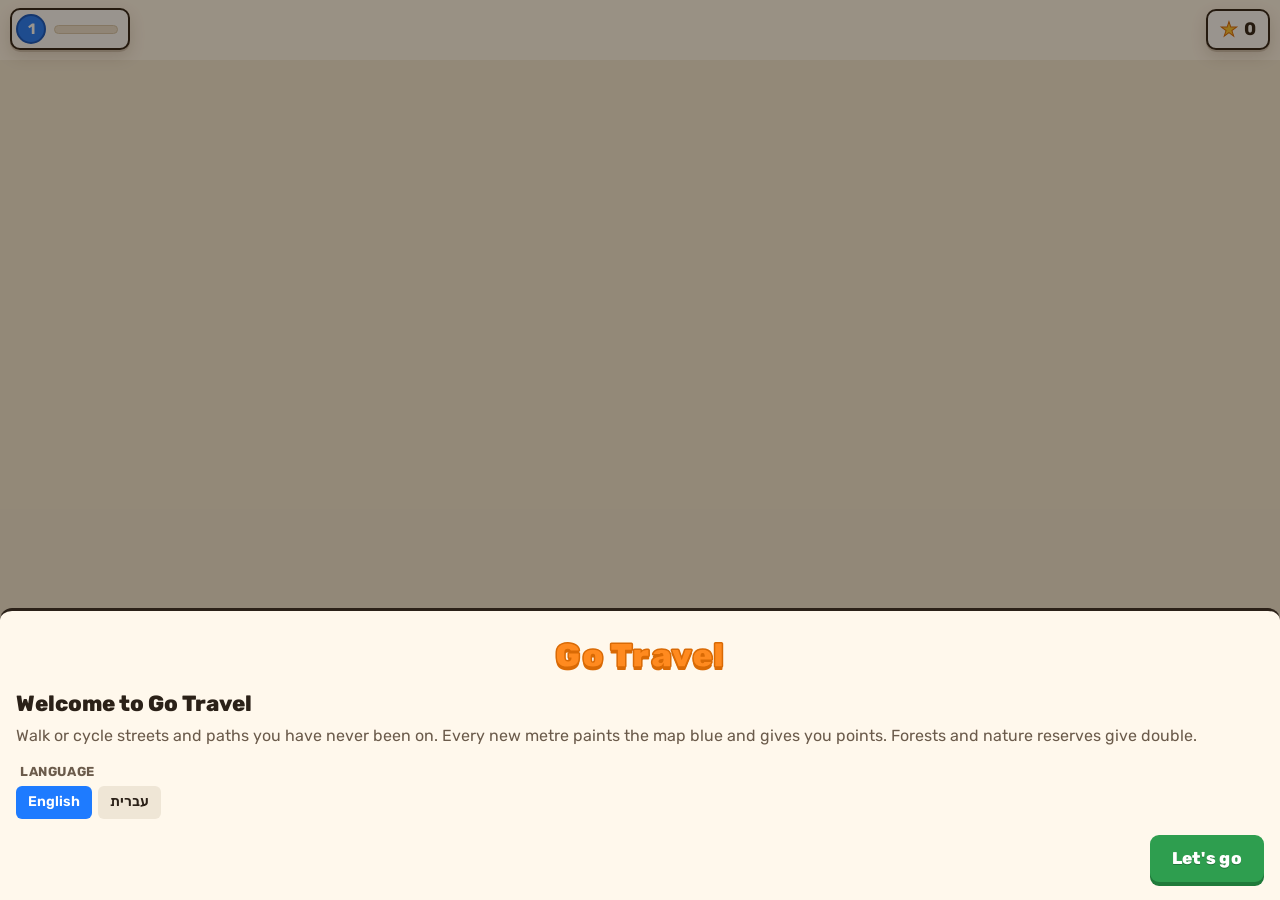
<file: go-travel/index.html>
<!doctype html>
<html lang="en">
<head>
<script>window.GT_BUILD=1795598313</script>
<meta charset="utf-8">
<meta name="viewport" content="width=device-width, initial-scale=1, viewport-fit=cover, user-scalable=no">
<meta name="theme-color" content="#FF8A1F">
<title>Go Travel</title>
<link rel="stylesheet" href="lib/maplibre-gl.css">
<link rel="stylesheet" href="game.css">
</head>
<body>
<div id="map"></div>

<header id="hud">
  <button class="lvl" id="hudLvl" data-go="me"><b id="lvNum">1</b><span class="bar"><i id="lvBar"></i></span></button>
  <div class="score" id="hudPts"><span class="star">★</span><b id="ptsNum">0</b></div>
</header>

<div id="banner" hidden></div>
<button id="fchip" hidden></button>

<button id="btnMe" class="roundbtn" aria-label="Center on me"><svg viewBox="0 0 24 24"><circle cx="12" cy="12" r="4"/><path d="M12 2v4M12 18v4M2 12h4M18 12h4" /></svg></button>

<section id="idle" class="dock">
  <div class="today"><span data-t="today"></span> <b id="todayNew">0 m</b> <span data-t="newPaths"></span></div>
  <button id="btnStart" class="go"><span data-t="start"></span></button>
</section>

<section id="rec" class="dock" hidden>
  <div class="recrow">
    <div class="mode" id="recMode">🚶</div>
    <div class="stat"><b id="recTime">0:00</b><small data-t="time"></small></div>
    <div class="stat"><b id="recDist">0.00</b><small data-t="km"></small></div>
    <div class="stat new"><b id="recNew">0</b><small data-t="newM"></small></div>
    <div class="stat"><b id="recPts">0</b><small data-t="points"></small></div>
  </div>
  <div class="recnote" id="recNote" hidden></div>
  <div class="recact">
    <span class="steps"><span data-t="steps"></span> <b id="recSteps">–</b></span>
    <button id="btnStop" class="stop"><span data-t="finish"></span></button>
  </div>
</section>

<nav id="tabs">
  <button data-go="map" class="on"><svg viewBox="0 0 24 24"><path d="M9 4 3 6v14l6-2 6 2 6-2V4l-6 2-6-2zM9 4v14M15 6v14"/></svg><span data-t="tabMap"></span></button>
  <button data-go="trips"><svg viewBox="0 0 24 24"><path d="M4 6h16M4 12h16M4 18h10"/></svg><span data-t="tabTrips"></span></button>
  <button data-go="friends"><svg viewBox="0 0 24 24"><circle cx="9" cy="8" r="3.5"/><path d="M2.5 20c.8-3.6 3.3-5.5 6.5-5.5s5.7 1.9 6.5 5.5"/><circle cx="17" cy="9" r="2.6"/><path d="M16.5 14.6c2.6.2 4.4 1.9 5 5"/></svg><span data-t="tabFriends"></span></button>
  <button data-go="me"><svg viewBox="0 0 24 24"><circle cx="12" cy="8" r="4"/><path d="M4 21c1-4 4-6 8-6s7 2 8 6"/></svg><span data-t="tabMe"></span></button>
</nav>

<section id="page" class="page" hidden>
  <header class="phead"><button class="back" id="pBack" aria-label="Back">‹</button><h1 id="pTitle"></h1></header>
  <div class="pbody" id="pBody"></div>
</section>

<div id="layer"></div>
<div id="toast" hidden></div>

<script src="lib/capacitor.js"></script>
<script src="lib/maplibre-gl.js"></script>
<script src="lib/vt.js"></script>
<script src="engine.js"></script>
<script src="achieve.js"></script>
<script src="net.js"></script>
<script src="i18n.js"></script>
<script src="game.js"></script>
</body>
</html>
</file>
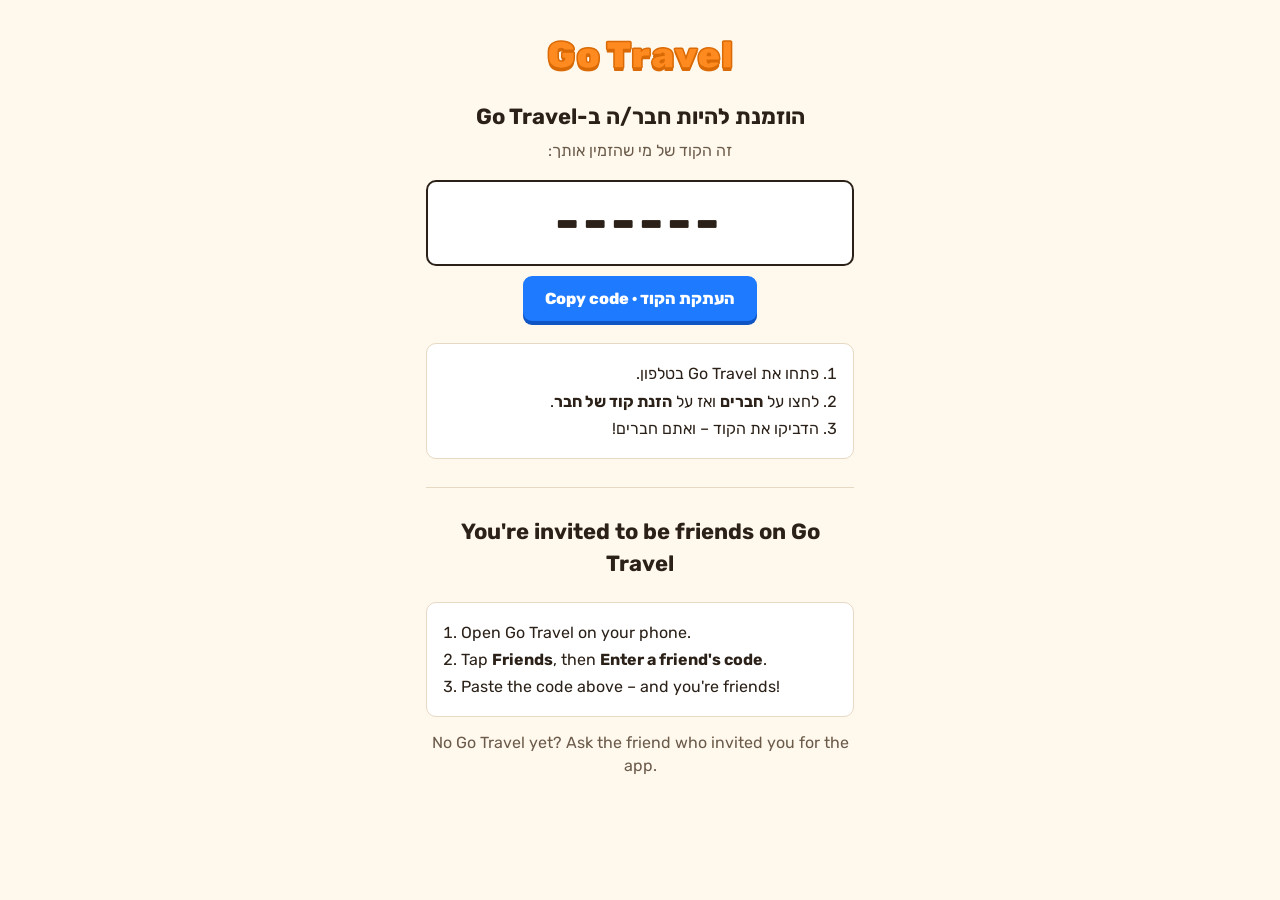
<file: go-travel/join.html>
<!doctype html>
<html lang="he" dir="rtl">
<head>
<meta charset="utf-8">
<meta name="viewport" content="width=device-width, initial-scale=1">
<meta name="theme-color" content="#FF8A1F">
<title>Go Travel – invite</title>
<style>
  @font-face { font-family: Rubik; src: url(lib/fonts/rubik-latin.woff2) format('woff2'); font-weight: 300 900; unicode-range: U+0000-00FF, U+2000-206F; }
  @font-face { font-family: Rubik; src: url(lib/fonts/rubik-hebrew.woff2) format('woff2'); font-weight: 300 900; unicode-range: U+0590-05FF, U+200C-2010, U+FB1D-FB4F; }
  :root { --sun: #FF8A1F; --sun-dk: #D96A05; --ink: #2B2118; --ink2: #6B5B4B; --line: #E7D9C3; --paper: #FFF8EC; --paint: #1E7BFF; --paint-dk: #0F55C4; }
  * { box-sizing: border-box; }
  body { margin: 0; background: var(--paper); color: var(--ink); font: 16px/1.45 Rubik, system-ui, sans-serif; }
  main { max-width: 460px; margin: 0 auto; padding: 28px 16px 40px; text-align: center; }
  .logo { font-size: 38px; font-weight: 900; color: var(--sun); -webkit-text-stroke: 1.5px var(--sun-dk); text-shadow: 0 3px 0 var(--sun-dk); }
  h1 { font-size: 22px; margin: 18px 0 6px; }
  p { color: var(--ink2); margin: 6px 0; }
  .code { font-size: 40px; font-weight: 900; letter-spacing: 6px; direction: ltr; background: #fff; border: 2px solid var(--ink); border-radius: 10px; padding: 12px 8px; margin: 18px 0 10px; }
  button { font: inherit; font-weight: 800; color: #fff; background: var(--paint); box-shadow: 0 4px 0 var(--paint-dk); border: 0; border-radius: 9px; padding: 11px 22px; cursor: pointer; }
  ol { text-align: start; background: #fff; border: 1px solid var(--line); border-radius: 10px; padding: 14px 34px; margin: 22px 0 0; }
  li { margin: 4px 0; }
  hr { border: 0; border-top: 1px solid var(--line); margin: 28px 0; }
  [lang=en] { direction: ltr; }
</style>
</head>
<body>
<main>
  <div class="logo">Go Travel</div>
  <section lang="he">
    <h1>הוזמנת להיות חבר/ה ב-Go Travel</h1>
    <p>זה הקוד של מי שהזמין אותך:</p>
  </section>
  <div class="code" id="code">––––––</div>
  <button id="copy">העתקת הקוד · Copy code</button>
  <section lang="he">
    <ol>
      <li>פתחו את Go Travel בטלפון.</li>
      <li>לחצו על <b>חברים</b> ואז על <b>הזנת קוד של חבר</b>.</li>
      <li>הדביקו את הקוד – ואתם חברים!</li>
    </ol>
  </section>
  <hr>
  <section lang="en">
    <h1>You're invited to be friends on Go Travel</h1>
    <ol>
      <li>Open Go Travel on your phone.</li>
      <li>Tap <b>Friends</b>, then <b>Enter a friend's code</b>.</li>
      <li>Paste the code above – and you're friends!</li>
    </ol>
    <p style="margin-top:14px">No Go Travel yet? Ask the friend who invited you for the app.</p>
  </section>
</main>
<script>
  const c = (location.hash.slice(1) || new URLSearchParams(location.search).get('c') || '').toUpperCase().replace(/[^A-Z0-9]/g, '').slice(0, 6);
  if (c) document.getElementById('code').textContent = c;
  document.getElementById('copy').onclick = async (e) => {
    try { await navigator.clipboard.writeText(c); e.target.textContent = '✓'; } catch (x) { getSelection().selectAllChildren(document.getElementById('code')); }
  };
</script>
</body>
</html>
</file>
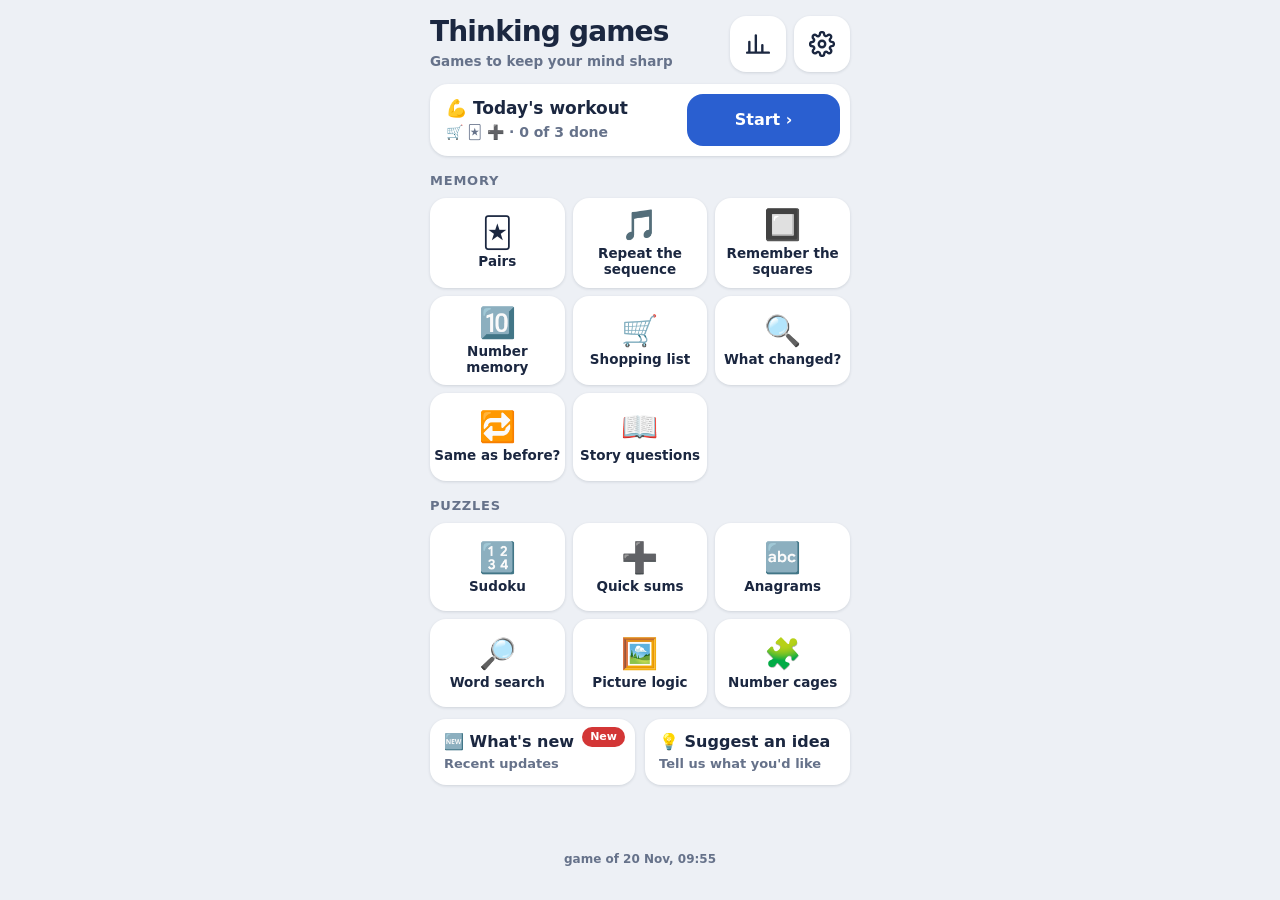
<file: sudoku/game.html>
<!doctype html>
<html lang="en">
<head>
<script>window.GAME_BUILD = 1795168550;</script>
<meta charset="utf-8">
<meta name="viewport" content="width=device-width, initial-scale=1, maximum-scale=1, user-scalable=no, viewport-fit=cover">
<title>Thinking games</title>
<style>
/* Layout: one phone screen, top to bottom: header, the 9x9 board, tools, number pad. Ink on cool paper, a highlighter-yellow selection. */
:root {
  --bg: #EDF0F5; --paper: #FFFFFF; --ink: #1B2740; --muted: #66728A;
  --line: #CBD3DF; --line-strong: #1B2740; --peer: #E5EBF4; --same: #CADBF5; --sel: #FFE07A;
  --user: #2A5FD0; --err: #D33636; --err-bg: #FCE1E1; --note: #5A6680;
  --btn: #FFFFFF; --btn-press: #E2E8F2; --accent: #2A5FD0; --accent-ink: #FFFFFF; --shade: rgba(27,39,64,.14); --scrim: rgba(14,20,32,.45);
  --font: "Roboto", "Segoe UI", system-ui, -apple-system, sans-serif;
  color-scheme: light;
}
@media (prefers-color-scheme: dark) { :root:not([data-theme="light"]) {
  --bg: #0E1420; --paper: #172033; --ink: #E4EAF6; --muted: #98A4BB;
  --line: #2B3954; --line-strong: #A9B7D0; --peer: #1C2840; --same: #27406B; --sel: #463A0B;
  --user: #84AAFF; --err: #FF7B7B; --err-bg: #4A1E26; --note: #A6B1C6;
  --btn: #1C2740; --btn-press: #26334F; --accent: #3366D6; --accent-ink: #FFFFFF; --shade: rgba(0,0,0,.4); --scrim: rgba(0,0,0,.6);
  color-scheme: dark; } }
:root[data-theme="dark"] {
  --bg: #0E1420; --paper: #172033; --ink: #E4EAF6; --muted: #98A4BB;
  --line: #2B3954; --line-strong: #A9B7D0; --peer: #1C2840; --same: #27406B; --sel: #463A0B;
  --user: #84AAFF; --err: #FF7B7B; --err-bg: #4A1E26; --note: #A6B1C6;
  --btn: #1C2740; --btn-press: #26334F; --accent: #3366D6; --accent-ink: #FFFFFF; --shade: rgba(0,0,0,.4); --scrim: rgba(0,0,0,.6);
  color-scheme: dark; }

* { box-sizing: border-box; -webkit-tap-highlight-color: transparent; }
[hidden] { display: none !important; }   /* hidden layers (the pause cover) must never catch taps */
html, body { height: 100%; margin: 0; }
body { background: var(--bg); color: var(--ink); font: 15px/1.4 var(--font); user-select: none; -webkit-user-select: none; overflow: hidden; }
button { font: inherit; color: inherit; border: 0; background: none; cursor: pointer; padding: 0; }
button:focus-visible, input:focus-visible { outline: 3px solid var(--accent); outline-offset: 2px; }

.app { height: 100%; display: flex; flex-direction: column; align-items: center; gap: 12px;
  padding-block: calc(10px + env(safe-area-inset-top, 0px)) calc(12px + env(safe-area-inset-bottom, 0px));
  padding-left: max(16px, env(safe-area-inset-left, 0px)); padding-right: max(16px, env(safe-area-inset-right, 0px)); }
.wrap { width: 100%; max-width: 480px; display: flex; flex-direction: column; gap: 12px; }

/* header */
.top { display: flex; align-items: center; gap: 10px; }
.mark { font-weight: 800; font-size: 22px; letter-spacing: -.02em; }
.lvchip { display: flex; align-items: center; gap: 6px; padding: 6px 12px; border-radius: 999px; background: var(--paper); box-shadow: 0 1px 2px var(--shade); font-weight: 700; font-size: 14px; }
.lvchip small { color: var(--muted); font-weight: 600; }
.lvchip svg { width: 14px; height: 14px; }
.sp { flex: 1; }
.timer { font-variant-numeric: tabular-nums; font-weight: 700; font-size: 16px; min-width: 52px; text-align: right; }
.icbtn { width: 38px; height: 38px; border-radius: 12px; display: grid; place-items: center; background: var(--paper); box-shadow: 0 1px 2px var(--shade); }
.icbtn svg { width: 20px; height: 20px; }
.stats { display: flex; gap: 14px; color: var(--muted); font-size: 13px; font-weight: 600; margin-top: -4px; }
.stats b { color: var(--ink); font-variant-numeric: tabular-nums; }

/* board */
.boardbox { position: relative; width: 100%; aspect-ratio: 1; max-width: 100%; flex: none; align-self: center; container-type: inline-size; --dig: .62; --nt: .78; }
.board { position: absolute; inset: 0; display: grid; grid-template-columns: repeat(9, minmax(0, 1fr)); grid-template-rows: repeat(9, minmax(0, 1fr));   /* nine equal rows, whatever the font size */
  background: var(--paper); border: 2.5px solid var(--line-strong); border-radius: 6px; overflow: hidden; box-shadow: 0 2px 10px var(--shade); }
.c { position: relative; display: grid; place-items: center; line-height: 1; overflow: hidden; min-width: 0; min-height: 0; border-right: 1px solid var(--line); border-bottom: 1px solid var(--line);
  font-size: clamp(20px, 6.6vw, 30px); font-size: calc(100cqw / 9 * var(--dig)); font-weight: 500; font-variant-numeric: tabular-nums; }   /* a share of the square */
.c.br { border-right: 2px solid var(--line-strong); } .c.bb { border-bottom: 2px solid var(--line-strong); }
.c.r9 { border-right: 0; } .c.b9 { border-bottom: 0; }
.c.peer { background: var(--peer); } .c.same { background: var(--same); } .c.sel { background: var(--sel); }
.c.given { font-weight: 700; color: var(--ink); } .c.user { color: var(--user); }
.c.err { color: var(--err); } .c.err:not(.sel) { background: var(--err-bg); }
.c.pop { animation: pop .22s ease-out; }
@keyframes pop { 40% { transform: scale(1.18); } }
.notes { position: absolute; inset: 2px; display: grid; grid-template-columns: repeat(3, minmax(0, 1fr)); grid-template-rows: repeat(3, minmax(0, 1fr));
  font-size: clamp(8px, 2.4vw, 11px); font-size: calc(100cqw / 27 * var(--nt)); font-weight: 600; color: var(--note); line-height: 1; }
.notes span { display: grid; place-items: center; }
.notes span.hl { color: var(--accent); font-weight: 800; }
.board.paused .c { color: transparent !important; background: var(--paper) !important; }
.board.paused .notes { visibility: hidden; }
.cover { position: absolute; inset: 0; display: grid; place-items: center; align-content: center; gap: 12px; text-align: center; }
.cover b { font-size: 22px; font-weight: 800; }

/* tools + pad */
.tools { display: grid; grid-template-columns: repeat(5, 1fr); gap: 6px; }
.tool { display: grid; justify-items: center; gap: 3px; padding: 8px 0 6px; border-radius: 14px; color: var(--muted); font-size: 12px; font-weight: 700; position: relative; }
.tool svg { width: 24px; height: 24px; color: var(--ink); }
.tool:active { background: var(--btn-press); }
.tool .badge { position: absolute; top: 2px; right: calc(50% - 30px); font-size: 10px; font-weight: 800; padding: 1px 6px; border-radius: 999px; background: var(--line); color: var(--muted); }
.tool.on .badge { background: var(--accent); color: var(--accent-ink); }
.tool.on svg { color: var(--accent); }
.pad { display: grid; grid-template-columns: repeat(9, 1fr); gap: 5px; }
.num { display: grid; justify-items: center; padding: 6px 0 5px; border-radius: 12px; background: var(--btn); box-shadow: 0 1px 2px var(--shade); }
.num b { font-size: clamp(22px, 6.6vw, 30px); font-weight: 600; line-height: 1.1; color: var(--user); }   /* the keypad uses the colour of your numbers */
.num small { font-size: 11px; font-weight: 700; color: var(--muted); font-variant-numeric: tabular-nums; }
.num:active { background: var(--btn-press); }
.num.gone { visibility: hidden; }
.pad.notes-on .num b { color: var(--note); font-size: clamp(18px, 5vw, 22px); }
.newbtn { align-self: center; padding: 10px 22px; border-radius: 999px; background: var(--accent); color: var(--accent-ink); font-weight: 700; font-size: 15px; box-shadow: 0 2px 6px var(--shade); }

/* sheets */
.scrim { position: fixed; inset: 0; background: var(--scrim); z-index: 20; animation: fade .2s; }
@keyframes fade { from { opacity: 0; } }
.sheet { position: fixed; left: 0; right: 0; bottom: 0; z-index: 21; margin: 0 auto; max-width: 480px; background: var(--paper); border-radius: 22px 22px 0 0;
  padding-block: 20px calc(20px + env(safe-area-inset-bottom, 0px)); padding-left: max(20px, env(safe-area-inset-left, 0px)); padding-right: max(20px, env(safe-area-inset-right, 0px));
  display: flex; flex-direction: column; gap: 16px; animation: up .25s cubic-bezier(.2,1,.4,1); max-height: 92%; overflow-y: auto; }
@keyframes up { from { transform: translateY(40%); opacity: 0; } }
.sheet.still, .scrim.still { animation: none; }
/* the X in the corner of every sheet (Tom 20 Nov: a close button on every popup); sticky so it stays reachable when a long sheet scrolls */
.xclose { position: sticky; top: 0; z-index: 3; flex: none; align-self: flex-end; width: 40px; height: 40px; margin-block: -8px -48px; margin-inline: auto -8px;
  display: grid; place-items: center; border-radius: 50%; background: var(--btn); color: var(--ink); box-shadow: 0 1px 3px var(--shade); }
.xclose:active { background: var(--btn-press); }
.sheet > h2 { padding-inline-end: 36px; } .sheet > .winhead { padding-inline: 36px; }
.news .nx { flex: none; width: 32px; height: 32px; padding: 0; display: grid; place-items: center; border-radius: 50%; background: transparent; color: var(--bg); }   /* a sheet redrawn in place doesn't slide in again (see the layer watcher) */
.sheet h2 { margin: 0; font-size: 20px; font-weight: 800; }
.lvbig { display: flex; align-items: baseline; justify-content: space-between; gap: 10px; }
.lvbig b { font-size: 30px; font-weight: 800; letter-spacing: -.02em; }
.lvbig small { color: var(--muted); font-weight: 700; }
.range { width: 100%; accent-color: var(--accent); height: 32px; }
.ticks { display: flex; justify-content: space-between; margin-top: -10px; padding: 0 6px; color: var(--muted); font-size: 11px; font-weight: 700; font-variant-numeric: tabular-nums; }
.about { margin: 0; color: var(--muted); font-size: 14px; }
.about b { color: var(--ink); }
.presets { display: flex; gap: 8px; flex-wrap: wrap; }
.presets button { padding: 7px 12px; border-radius: 999px; background: var(--bg); font-weight: 700; font-size: 13px; }
.presets button.on { background: var(--accent); color: var(--accent-ink); }
.opt { display: flex; align-items: center; justify-content: space-between; gap: 12px; padding: 4px 0; font-weight: 600; }
.sw { width: 46px; height: 28px; border-radius: 999px; background: var(--line); position: relative; flex: none; transition: background .15s; }
.sw::after { content: ""; position: absolute; top: 3px; left: 3px; width: 22px; height: 22px; border-radius: 50%; background: #fff; box-shadow: 0 1px 2px rgba(0,0,0,.25); transition: transform .15s; }
.sw.on { background: var(--accent); } .sw.on::after { transform: translateX(18px); }
.row2 { display: flex; gap: 10px; }
.big { flex: 1; padding: 13px; border-radius: 14px; font-weight: 800; font-size: 16px; background: var(--bg); }
.big.go { background: var(--accent); color: var(--accent-ink); }
.making { display: grid; place-items: center; gap: 10px; padding: 20px 0; color: var(--muted); font-weight: 700; }
.spin { width: 34px; height: 34px; border-radius: 50%; border: 4px solid var(--line); border-top-color: var(--accent); animation: spin .8s linear infinite; }
@keyframes spin { to { transform: rotate(360deg); } }
.ver { margin: -4px 0 0; text-align: center; color: var(--muted); font-size: 12px; font-weight: 600; }
.ver:empty { display: none; }
.winhead { text-align: center; display: grid; gap: 2px; }
.winhead b { font-size: 28px; font-weight: 800; }
.winhead span { color: var(--muted); font-weight: 600; }
.winstats { display: grid; grid-template-columns: repeat(3, 1fr); gap: 8px; }
.winstats div { background: var(--bg); border-radius: 14px; padding: 10px 6px; text-align: center; display: grid; gap: 2px; }
.winstats b { font-size: 20px; font-variant-numeric: tabular-nums; }
.winstats small { color: var(--muted); font-weight: 700; font-size: 12px; }
.best { text-align: center; color: var(--muted); font-weight: 600; margin: -6px 0 0; }
.best b { color: var(--ink); }
.board.won .c { animation: wave .5s ease-out both; }
@keyframes wave { 40% { background: var(--sel); } }
.c.flash { animation: flash .6s ease-out both; }
@keyframes flash { 30% { background: var(--sel); transform: scale(1.08); } }

/* start page */
.mark { display: flex; align-items: center; gap: 4px; }
.mark svg { width: 18px; height: 18px; color: var(--muted); }
.home { position: fixed; inset: 0; z-index: 15; background: var(--bg); display: flex; flex-direction: column; align-items: center; overflow-y: auto;
  padding-block: calc(16px + env(safe-area-inset-top, 0px)) calc(20px + env(safe-area-inset-bottom, 0px));
  padding-left: max(20px, env(safe-area-inset-left, 0px)); padding-right: max(20px, env(safe-area-inset-right, 0px)); }
.home[hidden] { display: none; }
.hin { width: 100%; max-width: 420px; flex: 1; display: flex; flex-direction: column; gap: 14px; }
.hart { align-self: center; margin-top: 0; width: min(150px, 40vw); aspect-ratio: 1; display: grid; grid-template-columns: repeat(3, 1fr); gap: 6px; transform: rotate(-4deg); }
.hart span { border-radius: 10px; background: var(--paper); box-shadow: 0 2px 6px var(--shade); display: grid; place-items: center; font-size: clamp(22px, 6.4vw, 30px); font-weight: 700; color: var(--ink); }
.hart span.u { color: var(--user); } .hart span.y { background: var(--sel); } .hart span.e { color: transparent; }
.hart span:nth-child(odd) { animation: bob 3.2s ease-in-out infinite; } .hart span:nth-child(3n) { animation-delay: -1.1s; }
@keyframes bob { 50% { transform: translateY(-3px); } }
.htitle { text-align: center; display: grid; gap: 4px; }
.htitle b { font-size: 38px; font-weight: 800; letter-spacing: -.03em; line-height: 1; }
.htitle span { color: var(--muted); font-weight: 600; }
.hbtns { display: grid; gap: 10px; margin-top: 6px; }
.hbtn { display: flex; align-items: center; gap: 14px; padding: 14px 16px; border-radius: 16px; background: var(--paper); box-shadow: 0 1px 3px var(--shade); text-align: start; }
.hbtn > span { flex: 1; display: grid; gap: 1px; } .hbtn b { font-size: 18px; font-weight: 800; } .hbtn small { color: var(--muted); font-weight: 600; font-size: 13px; }
.hbtn i { font-style: normal; font-size: 22px; color: var(--muted); }
.hbtn.go { background: var(--accent); color: var(--accent-ink); } .hbtn.go small, .hbtn.go i { color: var(--accent-ink); opacity: .85; }
.hbtn:active { transform: translateY(1px); }
.hrec { display: grid; gap: 8px; } .hrec h3 { margin: 0; font-size: 13px; font-weight: 800; color: var(--muted); letter-spacing: .06em; text-transform: uppercase; }
.hrecs { display: flex; flex-wrap: wrap; gap: 6px; }
.hrecs span { padding: 6px 10px; border-radius: 999px; background: var(--paper); font-size: 13px; font-weight: 600; color: var(--muted); }
.hrecs span b { color: var(--ink); font-variant-numeric: tabular-nums; }
.hlook { display: grid; gap: 8px; } .hlook h3 { margin: 0; font-size: 13px; font-weight: 800; color: var(--muted); letter-spacing: .06em; text-transform: uppercase; }
.seg { display: grid; grid-template-columns: repeat(3, 1fr); gap: 4px; padding: 4px; border-radius: 14px; background: var(--paper); box-shadow: 0 1px 3px var(--shade); }
.seg button { display: flex; align-items: center; justify-content: center; gap: 6px; padding: 9px 4px; border-radius: 10px; font-weight: 700; font-size: 14px; color: var(--muted); }
.seg button svg { width: 17px; height: 17px; flex: none; }
.seg button.on { background: var(--accent); color: var(--accent-ink); }
.hcrow { padding: 6px 2px 0; }
.hfoot { margin-top: auto; text-align: center; color: var(--muted); font-size: 12px; font-weight: 600; }
/* what's new note after an update */
.news { position: fixed; left: 50%; bottom: calc(18px + env(safe-area-inset-bottom, 0px)); transform: translateX(-50%); z-index: 30; width: min(440px, calc(100% - 32px));
  background: var(--ink); color: var(--bg); border-radius: 16px; padding: 12px 14px; display: flex; gap: 12px; align-items: center; box-shadow: 0 6px 20px var(--shade); animation: newsin .35s cubic-bezier(.2,1,.4,1); }
.news div { flex: 1; display: grid; gap: 2px; font-size: 13px; } .news b { font-size: 15px; }
.news button { padding: 8px 12px; border-radius: 10px; background: var(--accent); color: var(--accent-ink); font-weight: 800; }
@keyframes newsin { from { transform: translate(-50%, 30px); opacity: 0; } }
.news.attop { bottom: auto; top: calc(12px + env(safe-area-inset-top, 0px)); }   /* a sheet is open: never cover its buttons */
@media (prefers-reduced-motion: reduce) { *, *::before, *::after { animation: none !important; transition: none !important; } }
@media (max-height: 640px) { .newbtn { display: none; } .app { gap: 8px; } .wrap { gap: 8px; } }

/* High contrast (start page switch): stronger colours for light and dark, outlined controls, heavier numbers */
:root { --edge: transparent; --selring: #000000; }
:root[data-contrast="high"] { --bg: #FFFFFF; --paper: #FFFFFF; --ink: #000000; --muted: #2B2B2B;
  --line: #5C5C5C; --line-strong: #000000; --peer: #D9E4F7; --same: #A8C5F7; --sel: #FFD000;
  --user: #0033AA; --err: #A80000; --err-bg: #FFC9C9; --note: #000000;
  --btn: #FFFFFF; --btn-press: #D9D9D9; --accent: #0033AA; --accent-ink: #FFFFFF; --shade: rgba(0,0,0,0); --scrim: rgba(0,0,0,.7); --edge: #000000; }
@media (prefers-color-scheme: dark) { :root[data-contrast="high"]:not([data-theme="light"]) { --bg: #000000; --paper: #000000; --ink: #FFFFFF; --muted: #E6E6E6;
  --line: #A6A6A6; --line-strong: #FFFFFF; --peer: #1E2B47; --same: #1F3A6E; --sel: #3F3200;
  --user: #8FD0FF; --err: #FF8F8F; --err-bg: #5C0000; --note: #FFFFFF;
  --btn: #000000; --btn-press: #262626; --accent: #8FD0FF; --accent-ink: #000000; --shade: rgba(0,0,0,0); --scrim: rgba(0,0,0,.8); --edge: #FFFFFF; --selring: #FFD000; } }
:root[data-contrast="high"][data-theme="dark"] { --bg: #000000; --paper: #000000; --ink: #FFFFFF; --muted: #E6E6E6;
  --line: #A6A6A6; --line-strong: #FFFFFF; --peer: #1E2B47; --same: #1F3A6E; --sel: #3F3200;
  --user: #8FD0FF; --err: #FF8F8F; --err-bg: #5C0000; --note: #FFFFFF;
  --btn: #000000; --btn-press: #262626; --accent: #8FD0FF; --accent-ink: #000000; --shade: rgba(0,0,0,0); --scrim: rgba(0,0,0,.8); --edge: #FFFFFF; --selring: #FFD000; }
:root[data-contrast="high"] .c { border-color: var(--line); }
:root[data-contrast="high"] .c.user { font-weight: 700; }
:root[data-contrast="high"] .c.sel { box-shadow: inset 0 0 0 3px var(--selring); }
:root[data-contrast="high"] .notes { font-weight: 800; } :root[data-contrast="high"] .boardbox { --nt: .86; }
:root[data-contrast="high"] .board { border-width: 3px; }
:root[data-contrast="high"] .c.br { border-right-width: 3px; } :root[data-contrast="high"] .c.bb { border-bottom-width: 3px; }
:root[data-contrast="high"] .num, :root[data-contrast="high"] .hbtn, :root[data-contrast="high"] .lvchip, :root[data-contrast="high"] .icbtn,
:root[data-contrast="high"] .seg, :root[data-contrast="high"] .hrecs span, :root[data-contrast="high"] .hart span, :root[data-contrast="high"] .big,
:root[data-contrast="high"] .presets button { border: 2px solid var(--edge); }
:root[data-contrast="high"] .sheet { border-top: 3px solid var(--edge); }
:root[data-contrast="high"] .tool, :root[data-contrast="high"] .stats, :root[data-contrast="high"] .num small { color: var(--ink); }
:root[data-contrast="high"] .tool .badge { border: 1.5px solid var(--edge); background: var(--paper); color: var(--ink); }
:root[data-contrast="high"] .tool.on .badge { background: var(--accent); color: var(--accent-ink); }
:root[data-contrast="high"] .sw { border: 2px solid var(--edge); }
:root[data-contrast="high"] .news { border: 2px solid var(--bg); }

/* colour of the numbers you enter (start page: Your numbers). printed = the same colour as the printed numbers, lighter weight */
:root[data-ucolor="printed"] { --user: var(--ink) !important; }
:root[data-ucolor="printed"] .c.user { font-weight: 400 !important; }
:root[data-contrast="high"] .c.given { font-weight: 800; }
:root[data-ucolor="blue"] { --user: #1F4FB0; }
@media (prefers-color-scheme: dark) { :root[data-ucolor="blue"]:not([data-theme="light"]) { --user: #9DBBFF; } }
:root[data-ucolor="blue"][data-theme="dark"] { --user: #9DBBFF; }
:root[data-contrast="high"][data-ucolor="blue"] { --user: #0033AA; }
@media (prefers-color-scheme: dark) { :root[data-contrast="high"][data-ucolor="blue"]:not([data-theme="light"]) { --user: #A8DCFF; } }
:root[data-contrast="high"][data-ucolor="blue"][data-theme="dark"] { --user: #A8DCFF; }
:root[data-ucolor="green"] { --user: #076630; }
@media (prefers-color-scheme: dark) { :root[data-ucolor="green"]:not([data-theme="light"]) { --user: #6EE69A; } }
:root[data-ucolor="green"][data-theme="dark"] { --user: #6EE69A; }
:root[data-contrast="high"][data-ucolor="green"] { --user: #004A1E; }
@media (prefers-color-scheme: dark) { :root[data-contrast="high"][data-ucolor="green"]:not([data-theme="light"]) { --user: #7DFFAA; } }
:root[data-contrast="high"][data-ucolor="green"][data-theme="dark"] { --user: #7DFFAA; }
:root[data-ucolor="purple"] { --user: #7B2FBF; }
@media (prefers-color-scheme: dark) { :root[data-ucolor="purple"]:not([data-theme="light"]) { --user: #D3A6FF; } }
:root[data-ucolor="purple"][data-theme="dark"] { --user: #D3A6FF; }
:root[data-contrast="high"][data-ucolor="purple"] { --user: #5A1496; }
@media (prefers-color-scheme: dark) { :root[data-contrast="high"][data-ucolor="purple"]:not([data-theme="light"]) { --user: #E2C2FF; } }
:root[data-contrast="high"][data-ucolor="purple"][data-theme="dark"] { --user: #E2C2FF; }
.ucol { display: grid; grid-template-columns: repeat(4, 1fr); gap: 6px; }
.ucol button { display: grid; justify-items: center; gap: 2px; padding: 8px 2px 6px; border-radius: 12px; background: var(--paper); box-shadow: 0 1px 3px var(--shade); border: 2px solid transparent; }
.ucol button b { font-size: 26px; line-height: 1.1; font-weight: 500; }
.ucol button small { font-size: 12px; font-weight: 700; color: var(--muted); }
.ucol button.on { border-color: var(--accent); } .ucol button.on small { color: var(--ink); }
:root[data-contrast="high"] .ucol button { border-color: var(--edge); } :root[data-contrast="high"] .ucol button.on { box-shadow: 0 0 0 3px var(--accent); }
/* "new version ready" banner (the game looks for updates by itself, also mid-game) */
.upd { position: fixed; left: 50%; top: calc(10px + env(safe-area-inset-top, 0px)); transform: translateX(-50%); z-index: 40; width: min(460px, calc(100% - 24px));
  background: var(--ink); color: var(--bg); border-radius: 16px; padding: 10px 10px 10px 14px; display: flex; gap: 8px; align-items: center; box-shadow: 0 6px 20px var(--shade); animation: updin .35s cubic-bezier(.2,1,.4,1); }
.upd div { flex: 1; display: grid; gap: 1px; font-size: 13px; min-width: 0; } .upd b { font-size: 15px; }
.upd button { padding: 9px 12px; border-radius: 10px; font-weight: 800; }
.upd .later { color: var(--bg); opacity: .8; } .upd .go { background: var(--accent); color: var(--accent-ink); }
.upd button:disabled { opacity: .5; }
:root[data-contrast="high"] .upd { border: 2px solid var(--bg); }
@keyframes updin { from { transform: translate(-50%, -30px); opacity: 0; } }

/* highlight colour of the same numbers (Settings). blue = the built-in colours */
:root[data-hl="yellow"] { --same: #FFE38A; }
@media (prefers-color-scheme: dark) { :root[data-hl="yellow"]:not([data-theme="light"]) { --same: #4A3C08; } }
:root[data-hl="yellow"][data-theme="dark"] { --same: #4A3C08; }
:root[data-contrast="high"][data-hl="yellow"] { --same: #FFE680; }
@media (prefers-color-scheme: dark) { :root[data-contrast="high"][data-hl="yellow"]:not([data-theme="light"]) { --same: #433500; } }
:root[data-contrast="high"][data-hl="yellow"][data-theme="dark"] { --same: #433500; }
:root[data-hl="green"] { --same: #CBEFD3; }
@media (prefers-color-scheme: dark) { :root[data-hl="green"]:not([data-theme="light"]) { --same: #1D4A2E; } }
:root[data-hl="green"][data-theme="dark"] { --same: #1D4A2E; }
:root[data-contrast="high"][data-hl="green"] { --same: #A9E5B6; }
@media (prefers-color-scheme: dark) { :root[data-contrast="high"][data-hl="green"]:not([data-theme="light"]) { --same: #123F25; } }
:root[data-contrast="high"][data-hl="green"][data-theme="dark"] { --same: #123F25; }
:root[data-hl="pink"] { --same: #F8D3E4; }
@media (prefers-color-scheme: dark) { :root[data-hl="pink"]:not([data-theme="light"]) { --same: #55223D; } }
:root[data-hl="pink"][data-theme="dark"] { --same: #55223D; }
:root[data-contrast="high"][data-hl="pink"] { --same: #F4BAD5; }
@media (prefers-color-scheme: dark) { :root[data-contrast="high"][data-hl="pink"]:not([data-theme="light"]) { --same: #4A1733; } }
:root[data-contrast="high"][data-hl="pink"][data-theme="dark"] { --same: #4A1733; }
:root[data-hl="orange"] { --same: #FFDDBE; }
@media (prefers-color-scheme: dark) { :root[data-hl="orange"]:not([data-theme="light"]) { --same: #55320F; } }
:root[data-hl="orange"][data-theme="dark"] { --same: #55320F; }
:root[data-contrast="high"][data-hl="orange"] { --same: #FFC996; }
@media (prefers-color-scheme: dark) { :root[data-contrast="high"][data-hl="orange"]:not([data-theme="light"]) { --same: #472800; } }
:root[data-contrast="high"][data-hl="orange"][data-theme="dark"] { --same: #472800; }
:root[data-hl="yellow"] .c.sel { box-shadow: inset 0 0 0 3px var(--ink); }   /* yellow highlight: the selected square keeps a ring */
.hlcol { display: grid; grid-template-columns: repeat(5, 1fr); gap: 6px; }
.hlcol button { display: grid; justify-items: center; gap: 4px; padding: 7px 2px 6px; border-radius: 12px; background: var(--paper); box-shadow: 0 1px 3px var(--shade); border: 2px solid transparent; }
.hlcol button i { width: 34px; height: 34px; border-radius: 6px; display: grid; place-items: center; font: 600 22px var(--font); font-style: normal; color: var(--ink); border: 1px solid var(--line); }
.hlcol button small { font-size: 12px; font-weight: 700; color: var(--muted); }
.hlcol button.on, .sizes button.on { border-color: var(--accent); } .hlcol button.on small { color: var(--ink); }
:root[data-contrast="high"] .hlcol button { border-color: var(--edge); } :root[data-contrast="high"] .hlcol button.on { box-shadow: 0 0 0 3px var(--accent); }
.sizes { display: grid; grid-template-columns: repeat(3, 1fr); gap: 6px; }
.sizes button { display: grid; justify-items: center; align-content: end; gap: 2px; padding: 8px 2px 6px; border-radius: 12px; background: var(--paper); box-shadow: 0 1px 3px var(--shade); border: 2px solid transparent; min-height: 64px; }
.sizes button b { line-height: 1; font-weight: 600; } .sizes button small { font-size: 12px; font-weight: 700; color: var(--muted); }
.sizes button.on small { color: var(--ink); }
:root[data-contrast="high"] .sizes button { border-color: var(--edge); } :root[data-contrast="high"] .sizes button.on { box-shadow: 0 0 0 3px var(--accent); }
.sheet h3 { margin: 4px 0 -6px; font-size: 13px; font-weight: 800; color: var(--muted); letter-spacing: .06em; text-transform: uppercase; }
/* board size (Settings): Large and Extra large make the numbers, notes, keypad and buttons bigger; the keypad goes to two rows */
.padx { display: none !important; }
:root[data-size="large"] .app, :root[data-size="xl"] .app { padding-left: max(8px, env(safe-area-inset-left, 0px)); padding-right: max(8px, env(safe-area-inset-right, 0px)); gap: 10px; }
:root[data-size="xl"] .app { padding-left: max(4px, env(safe-area-inset-left, 0px)); padding-right: max(4px, env(safe-area-inset-right, 0px)); }
:root[data-size="large"] .wrap, :root[data-size="xl"] .wrap { gap: 10px; max-width: 560px; }
:root[data-size="large"] .newbtn, :root[data-size="xl"] .newbtn { display: none; }
:root[data-size="large"] .boardbox { --dig: .74; --nt: .92; }
:root[data-size="xl"] .boardbox { --dig: .82; --nt: 1; }
:root[data-size="xl"] .notes { inset: 1px; }
:root[data-size="large"] .pad, :root[data-size="xl"] .pad { grid-template-columns: repeat(5, 1fr); gap: 6px; }
:root[data-size="large"] .padx, :root[data-size="xl"] .padx { display: grid !important; place-items: center; }
:root[data-size="large"] .num { padding: 8px 0 6px; } :root[data-size="xl"] .num { padding: 10px 0 7px; }
:root[data-size="large"] .num b { font-size: clamp(26px, 7.6vw, 36px); } :root[data-size="xl"] .num b { font-size: clamp(30px, 8.6vw, 40px); }
:root[data-size="large"] .num small, :root[data-size="xl"] .num small { font-size: 12px; }
.padx svg { width: 30px; height: 30px; color: var(--ink); }
:root[data-size="large"] .tool svg, :root[data-size="xl"] .tool svg { width: 28px; height: 28px; }
:root[data-size="large"] .tool, :root[data-size="xl"] .tool { font-size: 13px; padding: 8px 0; }
:root[data-size="xl"] .stats { font-size: 14px; }

/* play a friend: two progress bars (you, your friend), the code, the result */
:root { --opp: #C25E00; }
@media (prefers-color-scheme: dark) { :root:not([data-theme="light"]) { --opp: #FF9F43; } }
:root[data-theme="dark"] { --opp: #FF9F43; }
:root[data-contrast="high"] { --opp: #8A3B00; }
@media (prefers-color-scheme: dark) { :root[data-contrast="high"]:not([data-theme="light"]) { --opp: #FFB366; } }
:root[data-contrast="high"][data-theme="dark"] { --opp: #FFB366; }
.vsbar { display: grid; gap: 5px; margin-top: -4px; }
.vsrow { display: grid; grid-template-columns: minmax(0, 8.5em) 1fr 3.4em; align-items: center; gap: 8px; font-size: 13px; font-weight: 700; }
.vsn { white-space: nowrap; overflow: hidden; text-overflow: ellipsis; }
.vsn small { color: var(--muted); font-weight: 600; } .vsn small.off { color: var(--err); }
.trk { height: 10px; border-radius: 999px; background: var(--line); overflow: hidden; }
.trk i { display: block; height: 100%; border-radius: inherit; background: var(--accent); transition: width .5s ease-out; }
.vsrow.them .trk i { background: var(--opp); }
.vsrow b { text-align: right; font-variant-numeric: tabular-nums; }
:root[data-contrast="high"] .trk { background: var(--paper); border: 1.5px solid var(--edge); }
:root[data-contrast="high"] .vsn small { color: var(--ink); }
.cdbox { display: grid; justify-items: center; gap: 6px; padding: 16px 22px; border-radius: 18px; background: var(--paper); box-shadow: 0 4px 16px var(--shade); }
:root[data-contrast="high"] .cdbox { border: 2px solid var(--edge); }
.cover .cd { font-size: 80px; line-height: 1; font-weight: 800; color: var(--accent); }
.lvchip { white-space: nowrap; min-width: 0; } #lvname { overflow: hidden; text-overflow: ellipsis; max-width: 7.5em; }
.top { gap: 8px; } .timer { min-width: 44px; }
@media (max-width: 400px) { #lvnum { display: none; } }   /* narrow phones: the level name is enough */
.cover small { color: var(--muted); font-weight: 700; font-size: 15px; }
.tool.off { opacity: .35; }
input { user-select: text; -webkit-user-select: text; }
.fld { display: grid; gap: 6px; font-weight: 700; font-size: 14px; color: var(--muted); }
.fld input, .codein { font: inherit; font-size: 17px; font-weight: 600; color: var(--ink); background: var(--bg); border: 2px solid var(--line); border-radius: 12px; padding: 11px 12px; width: 100%; }
.codein { text-align: center; font-size: 32px; font-weight: 800; letter-spacing: .3em; text-transform: uppercase; padding: 8px 0 8px .3em; }
.codein::placeholder { letter-spacing: .1em; }
.fld input::placeholder, .codein::placeholder { color: var(--muted); opacity: .75; }
.fld input:focus, .codein:focus { border-color: var(--accent); }
:root[data-contrast="high"] .fld input, :root[data-contrast="high"] .codein { border-color: var(--edge); }
.code { text-align: center; font-size: 46px; font-weight: 800; letter-spacing: .25em; padding: 8px 0 8px .25em; border-radius: 16px; background: var(--bg); user-select: text; -webkit-user-select: text; }
:root[data-contrast="high"] .code { border: 2px solid var(--edge); }
.vsmsg { margin: -6px 0 0; min-height: 1.4em; text-align: center; font-weight: 700; color: var(--muted); }
.vsmsg.bad { color: var(--err); }
.waitrow { display: flex; justify-content: center; } .waitrow .spin { width: 26px; height: 26px; border-width: 3px; }
.vsres { display: grid; grid-template-columns: 1fr 1fr; gap: 8px; }
.vsres div { background: var(--bg); border-radius: 14px; padding: 10px 6px; text-align: center; display: grid; gap: 2px; min-width: 0; }
.vsres div.win { box-shadow: inset 0 0 0 2.5px var(--accent); }
.vsres b { font-size: 22px; font-variant-numeric: tabular-nums; }
.vsres small { color: var(--muted); font-weight: 700; font-size: 12px; }
.vsres small.who { color: var(--ink); font-size: 14px; overflow: hidden; text-overflow: ellipsis; white-space: nowrap; }
:root[data-contrast="high"] .vsres div { border: 2px solid var(--edge); }

/* start page rows, stats & badges page, daily times, confetti */
.hrow { display: grid; grid-template-columns: 1fr 1fr; gap: 10px; }
.hbtn.sm { padding: 12px 14px; } .hbtn.sm b { font-size: 16px; }
.hbtn .ok { color: #1E8A4C; font-weight: 800; }
@media (prefers-color-scheme: dark) { :root:not([data-theme="light"]) .hbtn .ok { color: #6EE69A; } }
:root[data-theme="dark"] .hbtn .ok { color: #6EE69A; }
.hbtn.go .ok { color: var(--accent-ink); }
#statpage { z-index: 16; }
.phead { display: flex; align-items: center; gap: 10px; } .phead b { font-size: 24px; font-weight: 800; letter-spacing: -.02em; }
.pback { width: 40px; height: 40px; border-radius: 12px; display: grid; place-items: center; background: var(--paper); box-shadow: 0 1px 2px var(--shade); flex: none; }
.pback svg { width: 20px; height: 20px; }
.seg.two { grid-template-columns: 1fr 1fr; }
.tiles { display: grid; grid-template-columns: repeat(3, 1fr); gap: 8px; }
.tiles div { background: var(--paper); border-radius: 14px; padding: 10px 4px; text-align: center; display: grid; gap: 2px; box-shadow: 0 1px 3px var(--shade); min-width: 0; }
.tiles b { font-size: 20px; font-variant-numeric: tabular-nums; } .tiles small { color: var(--muted); font-weight: 700; font-size: 12px; }
.lvchips { display: flex; gap: 6px; flex-wrap: wrap; }
.lvchips button { padding: 7px 12px; border-radius: 999px; background: var(--paper); font-weight: 700; font-size: 13px; color: var(--muted); box-shadow: 0 1px 2px var(--shade); }
.lvchips button.on { background: var(--accent); color: var(--accent-ink); }
.chart { position: relative; background: var(--paper); border-radius: 16px; padding: 12px 10px 8px; box-shadow: 0 1px 3px var(--shade); }
.chart .ct { margin: 0 0 2px 4px; font-size: 15px; font-weight: 800; } .chart .cs { margin: 0 0 6px 4px; color: var(--muted); font-size: 12px; font-weight: 600; }
.chart svg { display: block; width: 100%; height: auto; overflow: visible; touch-action: manipulation; }
.chart .ax { font: 600 11px var(--font); fill: var(--muted); }
.chart .gl { stroke: var(--line); stroke-width: 1; }
.chart .ln { fill: none; stroke: var(--accent); stroke-width: 2; stroke-linejoin: round; stroke-linecap: round; }
.chart .dt { fill: var(--accent); stroke: var(--paper); stroke-width: 2; }
.chart .dt.on { stroke: var(--ink); }
.chart .lab { font: 700 11px var(--font); fill: var(--ink); }
.chart .hit { fill: transparent; cursor: pointer; }
.ctip { position: absolute; transform: translate(-50%, calc(-100% - 10px)); background: var(--ink); color: var(--bg); border-radius: 10px; padding: 6px 9px; font-size: 12px; font-weight: 800; white-space: nowrap; pointer-events: none; z-index: 2; }
.ctip small { display: block; font-weight: 600; opacity: .85; font-size: 11px; }
.list { display: grid; gap: 6px; }
.drow { display: grid; grid-template-columns: 1.8em minmax(0, 1fr) auto; gap: 8px; align-items: center; padding: 8px 12px; border-radius: 12px; background: var(--paper); font-weight: 700; box-shadow: 0 1px 2px var(--shade); }
.sheet .drow { background: var(--bg); box-shadow: none; }
.drow > span:nth-child(2) { overflow: hidden; text-overflow: ellipsis; white-space: nowrap; }
.drow b { font-variant-numeric: tabular-nums; } .drow small { color: var(--muted); font-weight: 600; display: block; font-size: 12px; }
.drow.me { box-shadow: inset 0 0 0 2px var(--accent); }
.drow .rk { color: var(--muted); font-variant-numeric: tabular-nums; text-align: center; }
.dlv { margin: 6px 2px -2px; font-size: 13px; font-weight: 800; color: var(--muted); }   /* level heading in the daily times */
.hint2 { margin: 0; color: var(--muted); font-size: 13px; font-weight: 600; text-align: center; }
.badges { display: grid; grid-template-columns: repeat(3, minmax(0, 1fr)); gap: 8px; }
.badge { background: var(--paper); border-radius: 14px; padding: 10px 6px; text-align: center; display: grid; gap: 3px; box-shadow: 0 1px 3px var(--shade); align-content: start; }
.badge i { font-style: normal; font-size: 30px; line-height: 1.15; } .badge b { font-size: 13px; line-height: 1.2; }
.badge small { font-size: 11px; color: var(--muted); font-weight: 600; line-height: 1.25; }
.badge.off i { filter: grayscale(1); opacity: .3; } .badge.off b { color: var(--muted); }
.nbadges { display: flex; flex-wrap: wrap; gap: 6px; justify-content: center; }
.nbadges span { padding: 6px 12px; border-radius: 999px; background: var(--sel); color: var(--ink); font-weight: 800; font-size: 13px; }
.sec { margin: 4px 0 -4px; font-size: 13px; font-weight: 800; color: var(--muted); letter-spacing: .06em; text-transform: uppercase; }
.confetti { position: fixed; inset: 0; width: 100%; height: 100%; pointer-events: none; z-index: 35; }
:root[data-contrast="high"] .tiles div, :root[data-contrast="high"] .chart, :root[data-contrast="high"] .badge, :root[data-contrast="high"] .drow,
:root[data-contrast="high"] .lvchips button, :root[data-contrast="high"] .pback { border: 2px solid var(--edge); }
:root[data-contrast="high"] .tiles small, :root[data-contrast="high"] .badge small, :root[data-contrast="high"] .drow small { color: var(--ink); }
/* ==== GAMES CSS BEGIN (game/src/games.css) ==== */
/* ---------- brain games: the menu tiles, the shared game screen, and each game's pieces ---------- */
:root { --tap: 56px; --fs: 1; }
:root[data-size="large"] { --tap: 66px; --fs: 1.12; }
:root[data-size="xl"] { --tap: 76px; --fs: 1.25; }
.htitle.hub b { font-size: 34px; }
.gtiles { display: grid; grid-template-columns: repeat(auto-fill, minmax(148px, 1fr)); gap: 10px; }
:root[data-size="xl"] .gtiles { grid-template-columns: 1fr; }
.gtile { display: grid; justify-items: start; align-content: start; gap: 2px; padding: 12px 14px 13px; border-radius: 16px; background: var(--paper); box-shadow: 0 1px 3px var(--shade); text-align: start; min-height: 104px; }
.gtile i { font-style: normal; font-size: calc(30px * var(--fs)); line-height: 1.15; }
.gtile b { font-size: calc(16px * var(--fs)); font-weight: 800; line-height: 1.2; }
.gtile small { color: var(--muted); font-weight: 600; font-size: calc(12.5px * var(--fs)); line-height: 1.3; }
.gtile:active { transform: translateY(1px); }
:root[data-contrast="high"] .gtile { border: 2px solid var(--edge); }
:root[data-contrast="high"] .gtile small { color: var(--ink); }

.mg { position: fixed; inset: 0; z-index: 17; background: var(--bg); display: flex; justify-content: center;
  padding-block: calc(10px + env(safe-area-inset-top, 0px)) calc(14px + env(safe-area-inset-bottom, 0px));
  padding-left: max(14px, env(safe-area-inset-left, 0px)); padding-right: max(14px, env(safe-area-inset-right, 0px)); }
.mgin { width: 100%; max-width: 560px; display: flex; flex-direction: column; gap: 10px; min-height: 0; }
.mghead { display: flex; align-items: center; gap: 10px; }
.mghead .t { flex: 1; min-width: 0; font-size: calc(21px * var(--fs)); font-weight: 800; letter-spacing: -.01em; white-space: nowrap; overflow: hidden; text-overflow: ellipsis; }
.pback.q { font-weight: 800; font-size: 20px; }
.mgstat { display: flex; justify-content: center; flex-wrap: wrap; gap: 4px 16px; min-height: 24px; font-weight: 700; color: var(--muted); font-size: calc(15px * var(--fs)); }
.mgstat b { color: var(--ink); font-variant-numeric: tabular-nums; }
.mgstat .lives { color: var(--err); letter-spacing: .1em; }
.mgbody { flex: 1; min-height: 0; display: flex; flex-direction: column; align-items: center; justify-content: center; gap: 14px; position: relative; }
.mgfoot { display: grid; gap: 8px; }
.mgfoot:empty { display: none; }
.mgmsg { margin: 0; text-align: center; font-size: calc(21px * var(--fs)); font-weight: 800; }
.mgmsg.ok { color: #1E8A4C; } .mgmsg.bad { color: var(--err); }
@media (prefers-color-scheme: dark) { :root:not([data-theme="light"]) .mgmsg.ok { color: #6EE69A; } }
:root[data-theme="dark"] .mgmsg.ok { color: #6EE69A; }
.mgsub { margin: 0; text-align: center; color: var(--muted); font-weight: 600; font-size: calc(15px * var(--fs)); }
.mgsub b { color: var(--ink); }
:root[data-contrast="high"] .mgsub, :root[data-contrast="high"] .mgstat { color: var(--ink); }
.bigbtn { min-height: var(--tap); padding: 0 22px; border-radius: 16px; background: var(--accent); color: var(--accent-ink); font-weight: 800; font-size: calc(18px * var(--fs)); box-shadow: 0 2px 6px var(--shade); }
.bigbtn.alt { background: var(--paper); color: var(--ink); }
.bigbtn:disabled { opacity: .45; }
:root[data-contrast="high"] .bigbtn { border: 2px solid var(--edge); }
.mgintro { flex: 1; min-height: 0; overflow-y: auto; display: flex; flex-direction: column; align-items: center; justify-content: center; gap: 14px; text-align: center; }
.mgic { font-size: calc(64px * var(--fs)); line-height: 1; }
.mghow { margin: 0; font-size: calc(16px * var(--fs)); line-height: 1.5; font-weight: 500; max-width: 30em; }
.stepper { display: grid; grid-template-columns: var(--tap) 1fr var(--tap); align-items: center; gap: 10px; width: 100%; max-width: 380px; }
.stepper > button { height: var(--tap); border-radius: 16px; background: var(--paper); box-shadow: 0 1px 3px var(--shade); font-size: calc(30px * var(--fs)); font-weight: 700; line-height: 1; }
.stepper > button:disabled { opacity: .3; }
.stepper div { display: grid; gap: 2px; } .stepper b { font-size: calc(22px * var(--fs)); font-weight: 800; } .stepper small { color: var(--muted); font-weight: 700; font-size: calc(14px * var(--fs)); }
:root[data-contrast="high"] .stepper > button { border: 2px solid var(--edge); }

/* Pairs */
.cards, .pads, .sqs { display: grid; gap: var(--gap, 8px); }
.card { width: var(--cell); height: var(--cell); border-radius: 12px; background: var(--accent); box-shadow: 0 2px 4px var(--shade); display: grid; place-items: center; position: relative; }
.card .back { color: var(--accent-ink); opacity: .55; font-weight: 800; font-size: calc(var(--cell) * .38); }
.card .back::before { content: "?"; }
.card .face { display: none; font-size: calc(var(--cell) * .56); line-height: 1; }
.card.up { background: var(--paper); animation: flipin .22s ease-out; }
.card.up .face { display: block; } .card.up .back { display: none; }
.card.done { background: var(--same); box-shadow: none; }
@keyframes flipin { from { transform: scaleX(.1); } }
:root[data-contrast="high"] .card { border: 2px solid var(--edge); }

/* Repeat the sequence */
.spad { width: var(--cell); height: var(--cell); border-radius: 22px; color: #fff; font-weight: 800; font-size: calc(var(--cell) * .38); display: grid; place-items: center;
  transition: transform .08s, filter .08s, box-shadow .08s; box-shadow: 0 3px 6px var(--shade); }
.spad.lit { filter: brightness(1.55) saturate(1.1); transform: scale(1.07); box-shadow: 0 0 0 5px var(--paper), 0 0 0 9px var(--ink); }
.pads.wait .spad { cursor: default; }

/* Remember the squares */
.sq { width: var(--cell); height: var(--cell); border-radius: 12px; background: var(--paper); box-shadow: 0 1px 3px var(--shade); display: grid; place-items: center; font-weight: 800; font-size: calc(var(--cell) * .45); color: var(--accent-ink); }
.sq.lit, .sq.ok { background: var(--accent); }
.sq.bad { background: var(--err); } .sq.bad::after { content: "✕"; color: #fff; }
.sq.miss { background: var(--accent); opacity: .45; }
:root[data-contrast="high"] .sq { border: 2px solid var(--edge); }

/* Number memory */
.digits { font-size: var(--dfs, 48px); font-weight: 800; letter-spacing: .08em; font-variant-numeric: tabular-nums; text-align: center; line-height: 1.1; word-break: break-all; }
.slots { display: flex; flex-wrap: wrap; justify-content: center; gap: 6px; }
.slots span { width: calc(34px * var(--fs)); height: calc(46px * var(--fs)); border-bottom: 3px solid var(--line-strong); display: grid; place-items: end center; font-size: calc(30px * var(--fs)); font-weight: 800; font-variant-numeric: tabular-nums; }
.slots span.cur { border-bottom-color: var(--accent); }
.kpad { display: grid; grid-template-columns: repeat(3, 1fr); gap: 8px; width: 100%; max-width: 440px; }
.kpad button { min-height: var(--tap); border-radius: 14px; background: var(--btn); box-shadow: 0 1px 2px var(--shade); font-size: calc(26px * var(--fs)); font-weight: 700; display: grid; place-items: center; }
.kpad button:active { background: var(--btn-press); }
.kpad button.ok { background: var(--accent); color: var(--accent-ink); font-size: calc(19px * var(--fs)); font-weight: 800; }
.kpad button:disabled { opacity: .4; }
.kpad svg { width: 28px; height: 28px; }
:root[data-contrast="high"] .kpad button { border: 2px solid var(--edge); }

/* Shopping list / What changed? / Same as before? / Story questions */
.items { display: grid; grid-template-columns: 1fr 1fr; gap: 8px; width: 100%; overflow-y: auto; align-content: start; max-height: 100%; padding: 2px; }
:root[data-size="xl"] .items.pick { grid-template-columns: 1fr; }
.item { display: flex; align-items: center; gap: 10px; min-height: var(--tap); padding: 6px 12px; border-radius: 14px; background: var(--paper); box-shadow: 0 1px 2px var(--shade); text-align: start; font-weight: 700; font-size: calc(17px * var(--fs)); }
.item i { font-style: normal; font-size: calc(28px * var(--fs)); line-height: 1; }
.item.on { box-shadow: inset 0 0 0 3px var(--accent); background: var(--same); }
.item.right { box-shadow: inset 0 0 0 3px #1E8A4C; } .item.right::after { content: "✓"; margin-inline-start: auto; color: #1E8A4C; font-weight: 900; }
.item.wrong { box-shadow: inset 0 0 0 3px var(--err); } .item.wrong::after { content: "✕"; margin-inline-start: auto; color: var(--err); font-weight: 900; }
.item.missed { box-shadow: inset 0 0 0 3px #1E8A4C; opacity: .6; } .item.missed::after { content: "missed"; margin-inline-start: auto; color: var(--muted); font-size: 12px; }
:root[data-contrast="high"] .item { border: 2px solid var(--edge); }
.studybar { width: 100%; height: 8px; border-radius: 999px; background: var(--line); overflow: hidden; }
.studybar i { display: block; height: 100%; background: var(--accent); width: 100%; transition: width linear; }
.slot { width: var(--cell); height: var(--cell); border-radius: 14px; background: var(--paper); box-shadow: 0 1px 3px var(--shade); display: grid; place-items: center; font-size: calc(var(--cell) * .55); line-height: 1; }
.slot.right { box-shadow: inset 0 0 0 4px #1E8A4C; } .slot.wrong { box-shadow: inset 0 0 0 4px var(--err); }
:root[data-contrast="high"] .slot { border: 2px solid var(--edge); }
.nbcard { width: min(62vw, 260px); aspect-ratio: 1; border-radius: 28px; background: var(--paper); box-shadow: 0 3px 10px var(--shade); display: grid; place-items: center; font-size: min(36vw, 150px); line-height: 1; }
.nbcard.pop { animation: pop .25s ease-out; }
.nbcard.right { box-shadow: 0 0 0 6px #1E8A4C; } .nbcard.wrong { box-shadow: 0 0 0 6px var(--err); }
:root[data-contrast="high"] .nbcard { border: 3px solid var(--edge); }
.yn { display: grid; grid-template-columns: 1fr 1fr; gap: 10px; }
.yn .bigbtn { min-height: calc(var(--tap) + 12px); }
.story { width: 100%; max-width: 34em; overflow-y: auto; font-size: calc(19px * var(--fs)); line-height: 1.65; font-weight: 500; background: var(--paper); border-radius: 18px; padding: 16px 18px; box-shadow: 0 1px 3px var(--shade); }
:root[data-contrast="high"] .story { border: 2px solid var(--edge); }
.qtext { margin: 0; text-align: center; font-size: calc(20px * var(--fs)); font-weight: 800; line-height: 1.35; }
.opts { display: grid; gap: 10px; width: 100%; max-width: 440px; }
.opts button { min-height: var(--tap); border-radius: 14px; background: var(--paper); box-shadow: 0 1px 3px var(--shade); font-size: calc(18px * var(--fs)); font-weight: 700; padding: 8px 14px; }
.opts button.right { background: #1E8A4C; color: #fff; } .opts button.wrong { background: var(--err); color: #fff; }
:root[data-contrast="high"] .opts button { border: 2px solid var(--edge); }

/* Quick sums / Anagrams / Word search */
.sumq { font-size: calc(46px * var(--fs)); font-weight: 800; font-variant-numeric: tabular-nums; text-align: center; letter-spacing: .02em; }
.sumopts { grid-template-columns: 1fr 1fr; }
.sumopts button { font-size: calc(26px * var(--fs)); font-variant-numeric: tabular-nums; min-height: calc(var(--tap) + 10px); }
.anslots { display: flex; gap: 6px; justify-content: center; flex-wrap: wrap; }
.anslots span { width: var(--tile, 48px); height: calc(var(--tile, 48px) * 1.15); border-bottom: 3px solid var(--line-strong); display: grid; place-items: end center; font-size: calc(var(--tile, 48px) * .62); font-weight: 800; }
.anslots span.cur { border-bottom-color: var(--accent); }
.antiles { display: flex; gap: 8px; justify-content: center; flex-wrap: wrap; }
.antiles button { width: var(--tile, 48px); height: var(--tile, 48px); border-radius: 12px; background: var(--paper); box-shadow: 0 2px 4px var(--shade); font-size: calc(var(--tile, 48px) * .55); font-weight: 800; }
.antiles button:disabled { opacity: .2; box-shadow: none; }
:root[data-contrast="high"] .antiles button { border: 2px solid var(--edge); }
.yn.three { grid-template-columns: 1fr 1fr 1fr; }
.wsgrid { display: grid; gap: var(--gap, 3px); }
.wsc { width: var(--cell); height: var(--cell); border-radius: 8px; background: var(--paper); font-weight: 800; font-size: calc(var(--cell) * .55); display: grid; place-items: center; }
.wsc.sel { background: var(--sel); box-shadow: inset 0 0 0 3px var(--ink); }
.wsc.got { color: #fff; } .wsc.g0 { background: #1E5BB8; } .wsc.g1 { background: #1B7F45; } .wsc.g2 { background: #7B2FB0; } .wsc.g3 { background: #B4510F; } .wsc.g4 { background: #AD2468; }
:root[data-contrast="high"] .wsc { border: 1.5px solid var(--edge); }
.wslist { display: flex; flex-wrap: wrap; gap: 6px 12px; justify-content: center; font-weight: 800; font-size: calc(16px * var(--fs)); letter-spacing: .04em; }
.wslist span.got { text-decoration: line-through; color: var(--muted); }

/* Picture logic / Number cages */
.ngrid { display: grid; gap: 2px; align-items: end; }
.ngk { font-weight: 800; font-size: calc(var(--cell) * .42); text-align: center; line-height: 1.15; color: var(--ink); font-variant-numeric: tabular-nums; }
.ngk.row { align-self: center; text-align: right; padding-right: 2px; }
.ngk.done { color: var(--muted); opacity: .55; }
.ngc { width: var(--cell); height: var(--cell); border-radius: 4px; background: var(--paper); box-shadow: inset 0 0 0 1px var(--line); display: grid; place-items: center; font-weight: 800; color: var(--muted); font-size: calc(var(--cell) * .5); }
.ngc.br { margin-right: 3px; } .ngc.bb { margin-bottom: 3px; }
.ngc.f { background: var(--ink); box-shadow: none; }
.ngc.x::after { content: "✕"; }
.ngc.won.f { background: var(--accent); }
:root[data-contrast="high"] .ngc { box-shadow: inset 0 0 0 1.5px var(--edge); }
.ngmode button { min-height: var(--tap); font-size: calc(17px * var(--fs)); }
.ncg { display: grid; background: var(--paper); border: 3px solid var(--line-strong); border-radius: 8px; overflow: hidden; }
.ncc { width: var(--cell); height: var(--cell); position: relative; display: grid; place-items: center; border: 0; border-top: 1px dashed var(--line); border-left: 1px dashed var(--line); background: var(--paper); }
/* each square draws only its top and left edge, so a cage line is never doubled; the board's own border closes the right and bottom */
.ncc.bt { border-top: 3px solid var(--line-strong); } .ncc.bl { border-left: 3px solid var(--line-strong); }
.ncc small { position: absolute; top: 2px; left: 4px; font-size: calc(var(--cell) * .24); font-weight: 800; line-height: 1; color: var(--ink); }
.ncc b { font-size: calc(var(--cell) * .5); font-weight: 600; color: var(--user); }
.ncc.peer { background: var(--peer); } .ncc.same { background: var(--same); } .ncc.sel { background: var(--sel); }
.ncc.clash b { color: var(--err); }
.ncc.cbad { background: color-mix(in srgb, var(--err) 14%, var(--paper)); } .ncc.cbad small { color: var(--err); }   /* a full cage with the wrong sum */
.ncc.won { animation: wave .5s ease-out both; }
.nkp button { font-size: calc(28px * var(--fs)); }

/* daily workout card on the menu; game picker on the stats page */
.wcard { display: grid; gap: 10px; padding: 14px; border-radius: 18px; background: var(--paper); box-shadow: 0 1px 3px var(--shade); }
.wtop { display: flex; align-items: baseline; justify-content: space-between; gap: 8px; } .wtop b { font-size: calc(18px * var(--fs)); font-weight: 800; } .wtop small { color: var(--muted); font-weight: 700; }
.wlist { display: flex; flex-wrap: wrap; gap: 6px; }
.wlist span { padding: 6px 10px; border-radius: 999px; background: var(--bg); font-weight: 700; font-size: calc(14px * var(--fs)); }
.wlist span.ok { background: var(--same); }
.wcard .hbtn { box-shadow: none; }
.wcard .hbtn:not(.go) { background: var(--bg); }
:root[data-contrast="high"] .wcard { border: 2px solid var(--edge); }
.gpick { flex-wrap: nowrap; overflow-x: auto; padding-bottom: 4px; scrollbar-width: none; } .gpick::-webkit-scrollbar { display: none; }
.ctip.below { transform: translate(-50%, 16px); }
.gpick button { flex: none; }

/* game settings, settings button, the extras the settings need */
.mgbtns { display: grid; gap: 10px; }
.chips { display: flex; flex-wrap: wrap; gap: 8px; }
.chips button { min-height: calc(var(--tap) - 8px); padding: 6px 14px; border-radius: 12px; background: var(--bg); font-weight: 700; font-size: calc(15px * var(--fs)); border: 2px solid transparent; }
.chips button.on { background: var(--accent); color: var(--accent-ink); }
:root[data-contrast="high"] .chips button { border-color: var(--edge); }
.items.picsonly { grid-template-columns: repeat(3, 1fr); }
.items.picsonly .item { justify-content: center; }
.item i.big { font-size: calc(40px * var(--fs)); }
.sumtyped { min-height: calc(50px * var(--fs)); font-size: calc(38px * var(--fs)); font-weight: 800; font-variant-numeric: tabular-nums; border-bottom: 3px solid var(--line-strong); min-width: 3.5em; text-align: center; }
.sumtyped.right { color: #1E8A4C; } .sumtyped.wrong { color: var(--err); font-size: calc(26px * var(--fs)); }
.ngc.bad { color: var(--err); background: var(--err-bg); }
.wsc.missed { box-shadow: inset 0 0 0 3px var(--err); }
.wslist span:not(.got):only-child, .wslist span:last-child:not(.got) { color: var(--muted); letter-spacing: 0; }

/* suggestion form */
.fld textarea { font: inherit; font-size: calc(17px * var(--fs)); font-weight: 500; color: var(--ink); background: var(--bg); border: 2px solid var(--line); border-radius: 12px; padding: 10px 12px; width: 100%; resize: vertical; user-select: text; -webkit-user-select: text; line-height: 1.4; }
.fld textarea:focus { border-color: var(--accent); outline: none; }
.fsel { font: inherit; font-size: calc(17px * var(--fs)); font-weight: 600; color: var(--ink); background: var(--bg); border: 2px solid var(--line); border-radius: 12px; padding: 0 12px; min-height: var(--tap); width: 100%; }
:root[data-contrast="high"] .fld textarea, :root[data-contrast="high"] .fsel { border-color: var(--edge); }

/* the compact menu */
.hub2 { gap: 12px; }
.hubtop { display: flex; align-items: center; gap: 8px; }
.hubtop .htitle { flex: 1; min-width: 0; text-align: start; justify-items: start; }
.hubtop .htitle b { font-size: calc(28px * var(--fs)); line-height: 1.1; }
.hubtop .htitle span { font-size: calc(13.5px * var(--fs)); }
.icb { width: var(--tap); height: var(--tap); flex: none; border-radius: 16px; background: var(--paper); box-shadow: 0 1px 3px var(--shade); display: grid; place-items: center; }
.icb svg { width: 26px; height: 26px; }
:root[data-contrast="high"] .icb { border: 2px solid var(--edge); }
.hbtn.slim { padding: 10px 16px; } .hbtn.slim b { font-size: calc(16px * var(--fs)); }
.wcard { display: flex; align-items: center; gap: 12px; padding-block: 10px; padding-inline: 16px 10px; }
.wtx { flex: 1; min-width: 0; display: grid; gap: 2px; } .wtx b { font-size: calc(17px * var(--fs)); font-weight: 800; } .wtx small { color: var(--muted); font-weight: 700; font-size: calc(14px * var(--fs)); }
.wcard .bigbtn { min-height: calc(var(--tap) - 4px); padding: 0 18px; font-size: calc(16px * var(--fs)); box-shadow: none; white-space: nowrap; }
.wcard .bigbtn.alt { background: var(--bg); color: var(--muted); }
.again { display: grid; grid-template-columns: repeat(3, 1fr); gap: 8px; }
.again button { min-height: var(--tap); border-radius: 14px; background: var(--paper); box-shadow: 0 1px 3px var(--shade); display: flex; align-items: center; justify-content: center; gap: 6px; padding: 4px 8px; font-weight: 800; font-size: calc(13.5px * var(--fs)); line-height: 1.15; text-align: start; }
.again i { font-style: normal; font-size: calc(22px * var(--fs)); flex: none; }
.again span { overflow: hidden; display: -webkit-box; -webkit-line-clamp: 2; -webkit-box-orient: vertical; }
:root[data-contrast="high"] .again button { border: 2px solid var(--edge); }
.gtiles.c3 { grid-template-columns: repeat(3, minmax(0, 1fr)); gap: 8px; }
:root[data-size="xl"] .gtiles.c3, :root[data-size="xl"] .again { grid-template-columns: repeat(2, minmax(0, 1fr)); }
.gt { position: relative; display: grid; justify-items: center; align-content: center; gap: 5px; padding: 12px 4px 10px; min-height: calc(88px * var(--fs)); border-radius: 16px; background: var(--paper); box-shadow: 0 1px 3px var(--shade); text-align: center; }
.gt i { font-style: normal; font-size: calc(30px * var(--fs)); line-height: 1; }
.gt b { font-size: calc(13.5px * var(--fs)); font-weight: 800; line-height: 1.2; }
.gt .lv { position: absolute; top: 6px; inset-inline-end: 8px; font-size: 11px; font-weight: 800; color: var(--muted); }
.gt:active, .again button:active { transform: translateY(1px); }
:root[data-contrast="high"] .gt { border: 2px solid var(--edge); } :root[data-contrast="high"] .gt .lv { color: var(--ink); }

/* Extra large and narrow phones: the title and icons fit one line, the workout button drops under its text when needed */
.hubtop .htitle b { font-size: min(calc(28px * var(--fs)), 8vw); }
:root[data-size="xl"] .icb, :root[data-size="large"] .icb { width: 60px; height: 60px; }
.wcard { flex-wrap: wrap; } .wtx { flex: 1 1 170px; } .wcard .bigbtn { flex: 1 0 auto; }
:root[data-size="xl"] .wcard .bigbtn { flex-basis: 100%; }
:root[data-size="xl"] .hubtop .htitle b { font-size: 7vw; }
:root[data-size="xl"] .again button:nth-child(3) { display: none; }   /* two per row: the two latest */

/* Hebrew: right-to-left. Number grids, keypads, sums, codes and the chart stay left-to-right; arrows point the other way */
.board, .pad, .kpad, .digits, .slots, .sumq, .sumtyped, .ngrid, .ncg, .wsgrid, .chart svg, .timer, .code, .codein, .tools, .vsrow b { direction: ltr; }
[dir="rtl"] .pback svg, [dir="rtl"] .mark svg, [dir="rtl"] .hbtn > i { transform: scaleX(-1); }
[dir="rtl"] .sec, [dir="rtl"] .sheet h3, [dir="rtl"] .hrec h3, [dir="rtl"] .hlook h3, [dir="rtl"] .mark, [dir="rtl"] .htitle b { letter-spacing: 0; }
[lang="he"] .item.missed::after { content: "פוספס"; }
[dir="rtl"] .tools { direction: rtl; }

/* What's new */
#hnews { position: relative; }
.newdot { position: absolute; top: 8px; inset-inline-end: 10px; font-style: normal; font-size: 11px; font-weight: 800; padding: 2px 8px; border-radius: 999px; background: var(--err); color: #fff; }
.upd-list { display: grid; gap: 10px; }
.upd-item { background: var(--bg); border-radius: 14px; padding: 12px 14px; display: grid; gap: 4px; }
.upd-item b { font-size: calc(17px * var(--fs)); font-weight: 800; }
.upd-item ul { margin: 0; padding-inline-start: 1.2em; display: grid; gap: 4px; font-size: calc(15.5px * var(--fs)); line-height: 1.45; }
:root[data-contrast="high"] .upd-item { border: 2px solid var(--edge); }
/* ==== GAMES CSS END ==== */
</style>
</head>
<body>
<div class="app"><div class="wrap" id="wrap">
  <div class="top">
    <button class="mark" id="homebtn" aria-label="Start page"><svg viewBox="0 0 24 24" fill="none" stroke="currentColor" stroke-width="2.8" stroke-linecap="round" stroke-linejoin="round"><path d="M15 6l-6 6 6 6"/></svg>Sudoku</button>
    <button class="lvchip" id="lvchip" aria-label="Change difficulty"><span id="lvname">Medium</span><small id="lvnum">4/10</small>
      <svg viewBox="0 0 24 24" fill="none" stroke="currentColor" stroke-width="2.6" stroke-linecap="round" stroke-linejoin="round"><path d="M6 9l6 6 6-6"/></svg></button>
    <span class="sp"></span>
    <span class="timer" id="timer">0:00</span>
    <button class="icbtn" id="pausebtn" aria-label="Pause"><svg viewBox="0 0 24 24" fill="currentColor"><rect x="6" y="5" width="4" height="14" rx="1.2"/><rect x="14" y="5" width="4" height="14" rx="1.2"/></svg></button>
  </div>
  <div class="stats" id="stats"><span>Mistakes <b id="mis">0</b></span><span>Hints <b id="hin">0</b></span><span><b id="giv">0</b> numbers given</span></div>
  <div class="vsbar" id="vsbar" hidden></div>
  <div class="boardbox" id="boardbox"><div class="board" id="board"></div><div class="cover" id="cover" hidden></div></div>
  <div class="tools">
    <button class="tool" id="undo"><svg viewBox="0 0 24 24" fill="none" stroke="currentColor" stroke-width="2.4" stroke-linecap="round" stroke-linejoin="round"><path d="M9 14L4 9l5-5"/><path d="M4 9h10.5a5.5 5.5 0 0 1 0 11H11"/></svg>Undo</button>
    <button class="tool" id="erase"><svg viewBox="0 0 24 24" fill="none" stroke="currentColor" stroke-width="2.4" stroke-linecap="round" stroke-linejoin="round"><path d="M20 20H9L4 15a2 2 0 0 1 0-2.8L13.2 3a2 2 0 0 1 2.8 0l4 4a2 2 0 0 1 0 2.8L11 19"/><path d="M8 10l6 6"/></svg>Erase</button>
    <button class="tool" id="notes"><span class="badge" id="notesbadge">OFF</span><svg viewBox="0 0 24 24" fill="none" stroke="currentColor" stroke-width="2.4" stroke-linecap="round" stroke-linejoin="round"><path d="M4 20h4L19 9l-4-4L4 16z"/><path d="M13.5 6.5l4 4"/></svg>Notes</button>
    <button class="tool" id="hint"><svg viewBox="0 0 24 24" fill="none" stroke="currentColor" stroke-width="2.4" stroke-linecap="round" stroke-linejoin="round"><path d="M9 18h6M10 21h4"/><path d="M12 3a6 6 0 0 0-3.5 10.9c.6.5 1 1.2 1 2.1h5c0-.9.4-1.6 1-2.1A6 6 0 0 0 12 3z"/></svg>Hint</button>
    <button class="tool" id="setbtn"><svg viewBox="0 0 24 24" fill="none" stroke="currentColor" stroke-width="2.4" stroke-linecap="round" stroke-linejoin="round"><circle cx="12" cy="12" r="3"/><path d="M19.4 15a1.7 1.7 0 0 0 .3 1.8l.1.1a2 2 0 1 1-2.8 2.8l-.1-.1a1.7 1.7 0 0 0-1.8-.3 1.7 1.7 0 0 0-1 1.5V21a2 2 0 1 1-4 0v-.1a1.7 1.7 0 0 0-1.1-1.5 1.7 1.7 0 0 0-1.8.3l-.1.1a2 2 0 1 1-2.8-2.8l.1-.1a1.7 1.7 0 0 0 .3-1.8 1.7 1.7 0 0 0-1.5-1H3a2 2 0 1 1 0-4h.1a1.7 1.7 0 0 0 1.5-1.1 1.7 1.7 0 0 0-.3-1.8l-.1-.1a2 2 0 1 1 2.8-2.8l.1.1a1.7 1.7 0 0 0 1.8.3H9a1.7 1.7 0 0 0 1-1.5V3a2 2 0 1 1 4 0v.1a1.7 1.7 0 0 0 1 1.5 1.7 1.7 0 0 0 1.8-.3l.1-.1a2 2 0 1 1 2.8 2.8l-.1.1a1.7 1.7 0 0 0-.3 1.8V9a1.7 1.7 0 0 0 1.5 1H21a2 2 0 1 1 0 4h-.1a1.7 1.7 0 0 0-1.5 1z"/></svg>Settings</button>
  </div>
  <div class="pad" id="pad"></div>
  <button class="newbtn" id="newbtn">New game</button>
</div></div>
<div class="home" id="home" hidden></div>
<div class="home" id="statpage" hidden></div>
<div class="mg" id="mg" hidden></div>
<div id="layer"></div>

<script>
(() => {
"use strict";
/* ---------- difficulty ---------- */
// clues: how many numbers are given; singles: must be solvable by simple steps only; tough: must NOT be.
const LEVELS = [
  { name: "Beginner", clues: 50, singles: true },
  { name: "Easy", clues: 44, singles: true },
  { name: "Easy+", clues: 40, singles: true },
  { name: "Medium", clues: 36, singles: true },
  { name: "Medium+", clues: 33, singles: true },
  { name: "Hard", clues: 30 },
  { name: "Hard+", clues: 29, tough: true },
  { name: "Expert", clues: 27, tough: true },
  { name: "Master", clues: 25, tough: true },
  { name: "Extreme", clues: 23, tough: true },
];

/* ---------- solver ---------- */
const ROW = [], COL = [], BOX = [], PEERS = [];
for (let i = 0; i < 81; i++) { ROW[i] = Math.floor(i / 9); COL[i] = i % 9; BOX[i] = Math.floor(ROW[i] / 3) * 3 + Math.floor(COL[i] / 3); }
for (let i = 0; i < 81; i++) { PEERS[i] = []; for (let j = 0; j < 81; j++) if (j !== i && (ROW[j] === ROW[i] || COL[j] === COL[i] || BOX[j] === BOX[i])) PEERS[i].push(j); }
const UNITS = [];
for (let k = 0; k < 9; k++) { UNITS.push([...Array(81).keys()].filter(i => ROW[i] === k)); UNITS.push([...Array(81).keys()].filter(i => COL[i] === k)); UNITS.push([...Array(81).keys()].filter(i => BOX[i] === k)); }
const pop = m => { let n = 0; while (m) { m &= m - 1; n++; } return n; };
// rnd: Math.random, or a seeded generator while the daily puzzle is made (same date = same puzzle on every phone)
let rnd = Math.random;
const seeded = a => () => { a |= 0; a = a + 0x6D2B79F5 | 0; let t = Math.imul(a ^ a >>> 15, 1 | a); t = t + Math.imul(t ^ t >>> 7, 61 | t) ^ t; return ((t ^ t >>> 14) >>> 0) / 4294967296; };
const hashStr = x => { let h = 2166136261; for (const c of x) { h ^= c.charCodeAt(0); h = Math.imul(h, 16777619); } return h >>> 0; };
const shuffle = a => { for (let i = a.length - 1; i > 0; i--) { const j = Math.floor(rnd() * (i + 1)); [a[i], a[j]] = [a[j], a[i]]; } return a; };

// Count solutions up to `limit`; `random` fills a grid in random order (used to make a full solution).
function search(cells, limit, random) {
  const g = cells.slice(), r = new Array(9).fill(0), c = new Array(9).fill(0), b = new Array(9).fill(0);
  for (let i = 0; i < 81; i++) if (g[i]) { const m = 1 << (g[i] - 1); r[ROW[i]] |= m; c[COL[i]] |= m; b[BOX[i]] |= m; }
  let n = 0, first = null;
  (function rec() {
    let best = -1, bm = 0, bc = 10;
    for (let i = 0; i < 81; i++) if (!g[i]) {
      const m = ~(r[ROW[i]] | c[COL[i]] | b[BOX[i]]) & 511, k = pop(m);
      if (!k) return;
      if (k < bc) { bc = k; best = i; bm = m; if (k === 1) break; }
    }
    if (best < 0) { n++; if (!first) first = g.slice(); return; }
    const ds = []; for (let d = 0; d < 9; d++) if (bm & (1 << d)) ds.push(d);
    if (random) shuffle(ds);
    for (const d of ds) {
      const m = 1 << d; g[best] = d + 1; r[ROW[best]] |= m; c[COL[best]] |= m; b[BOX[best]] |= m;
      rec();
      g[best] = 0; r[ROW[best]] &= ~m; c[COL[best]] &= ~m; b[BOX[best]] &= ~m;
      if (n >= limit) return;
    }
  })();
  return { n, first };
}
const countSolutions = (p, limit) => search(p, limit, false).n;
const fullGrid = () => search(new Array(81).fill(0), 1, true).first;

// Solvable by simple steps only: a cell with one possible number, or a number with one possible cell in a row, column or box.
function singlesSolve(p) {
  const g = p.slice();
  for (let moved = true; moved;) {
    moved = false;
    const cand = new Array(81).fill(0);
    for (let i = 0; i < 81; i++) if (!g[i]) { let used = 0; for (const j of PEERS[i]) if (g[j]) used |= 1 << (g[j] - 1); cand[i] = ~used & 511; if (!cand[i]) return false; }
    for (let i = 0; i < 81; i++) if (!g[i] && pop(cand[i]) === 1) { g[i] = Math.log2(cand[i]) + 1; moved = true; }
    if (moved) continue;
    for (const u of UNITS) for (let d = 0; d < 9; d++) {
      const m = 1 << d; if (u.some(i => g[i] === d + 1)) continue;
      const spots = u.filter(i => !g[i] && cand[i] & m);
      if (spots.length === 1) { g[spots[0]] = d + 1; moved = true; }
    }
  }
  return g.every(v => v);
}

// One try at a puzzle for a level: remove numbers in mirrored pairs while the answer stays unique.
function tryPuzzle(L) {
  const sol = fullGrid(), p = sol.slice(); let givens = 81;
  for (const i of shuffle([...Array(41).keys()])) {
    if (givens <= L.clues) break;
    const j = 80 - i, out = i === j ? 1 : 2;
    if (givens - out < L.clues - 1) continue;
    const vi = p[i], vj = p[j]; p[i] = 0; p[j] = 0;
    if (countSolutions(p, 2) === 1 && (!L.singles || singlesSolve(p))) givens -= out; else { p[i] = vi; p[j] = vj; }
  }
  const simple = singlesSolve(p);
  const score = Math.abs(givens - L.clues) + (L.tough && simple ? 6 : 0);
  return { p, sol, givens, simple, score };
}
// Several tries spread over animation frames so the screen stays alive; keeps the best.
function makePuzzle(lv) {
  const L = LEVELS[lv - 1], budget = L.tough ? 2600 : 900, t0 = performance.now();
  return new Promise(res => {
    let best = null;
    (function step() {
      const r = tryPuzzle(L);
      if (!best || r.score < best.score) best = r;
      if (best.score === 0 || performance.now() - t0 > budget) res(best); else setTimeout(step, 0);
    })();
  });
}

/* ---------- the daily puzzle ---------- */
// One puzzle a day, the same on every phone: made from the date with a seeded generator and a fixed number of tries
// (never a time limit, which would differ between phones). Easy on Monday, harder each day, Expert on Sunday.
// Keep this generator unchanged, or phones on different game versions would get different daily puzzles.
const DAILY_LV = [8, 2, 3, 4, 5, 6, 7];   // Sunday .. Saturday
const WEEKDAY = ["Sunday", "Monday", "Tuesday", "Wednesday", "Thursday", "Friday", "Saturday"];
const dayKey = (d = new Date()) => d.getFullYear() + "-" + String(d.getMonth() + 1).padStart(2, "0") + "-" + String(d.getDate()).padStart(2, "0");
const keyDate = k => { const [y, m, d] = k.split("-").map(Number); return new Date(y, m - 1, d); };
const addDays = (k, n) => { const d = keyDate(k); d.setDate(d.getDate() + n); return dayKey(d); };
const dailyLevel = k => DAILY_LV[keyDate(k).getDay()];
const dayLabel = k => k === dayKey() ? "Today" : k === addDays(dayKey(), -1) ? "Yesterday" : keyDate(k).toLocaleDateString(isHe() ? "he-IL" : "en-GB", { day: "numeric", month: "short" });
// The player can pick any level for the daily: each level has its own puzzle that day, the same for everyone who picks it.
// The day's own level keeps the old seed, so it stays the same puzzle as before the level choice existed.
const dailyMyLv = k => opts.dailyLv || dailyLevel(k);   // opts.dailyLv: the player's own daily level (empty = follow the week)
function makeDaily(k, lv = dailyLevel(k)) {
  const L = LEVELS[lv - 1], was = rnd; let best = null;
  rnd = seeded(hashStr("tvsudoku-daily-" + k + (lv === dailyLevel(k) ? "" : "-L" + lv)));
  try { for (let n = 0; n < 200 && !(best && best.score === 0); n++) { const r = tryPuzzle(L); if (!best || r.score < best.score) best = r; } }
  finally { rnd = was; }
  return Object.assign({ lv }, best);
}

/* ---------- state ---------- */
const KEY = "sudoku.save.v1";
let G = null, opts = { mistakes: true, same: true, level: 4, best: {}, wins: 0, ucolor: "printed", hl: "blue", size: "normal", sound: true };
let homeOn = true;   // the start page is shown when the app opens
// Look: "auto" follows the phone's light/dark setting; "light" / "dark" are fixed (the phone's own top and bottom bars keep the phone's setting).
const darkQuery = window.matchMedia ? matchMedia("(prefers-color-scheme: dark)") : null;
function applyTheme() {
  const t = opts.theme || "auto", root = document.documentElement;
  if (t === "auto") delete root.dataset.theme; else root.dataset.theme = t;
  if (opts.hc) root.dataset.contrast = "high"; else delete root.dataset.contrast;
  root.dataset.ucolor = opts.ucolor || "printed";
  root.dataset.hl = opts.hl || "blue";
  root.dataset.size = opts.size || "normal";
  if (typeof fitBoard === "function") requestAnimationFrame(fitBoard);
}
if (darkQuery && darkQuery.addEventListener) darkQuery.addEventListener("change", applyTheme);
let sel = -1, notesMode = false, paused = false, sheet = null, pickLv = 4, lastPop = -1, newMode = "solo";
let V = null;   // the game against a friend (saved): code, my id, round on the board, the friend's id/name/progress, what was already shown
const load = () => { try { const s = JSON.parse(localStorage.getItem(KEY) || "null"); if (s) { if (s.opts) opts = Object.assign(opts, s.opts); if (s.game && (!s.game.done || s.game.vs)) G = s.game; if (s.vs) V = s.vs; } } catch (e) {} };
const save = () => { try { localStorage.setItem(KEY, JSON.stringify({ opts, game: G && Object.assign({}, G, { hist: G.hist.slice(-60) }), vs: V })); } catch (e) {} if (typeof vsProgress === "function") vsProgress(); };
const counting = () => !!(G && G.vs && V && V.round === G.vs && V.startAt > Date.now());   // the 3-2-1 before a race
const $ = id => document.getElementById(id);
const fmt = s => { const h = Math.floor(s / 3600), m = Math.floor(s / 60) % 60, x = s % 60; return (h ? h + ":" + String(m).padStart(2, "0") : m) + ":" + String(x).padStart(2, "0"); };
const buzz = ms => { try { navigator.vibrate && navigator.vibrate(ms); } catch (e) {} };

/* ---------- board ---------- */
const board = $("board"), cellEls = [];
for (let i = 0; i < 81; i++) {
  const d = document.createElement("div");
  d.className = "c" + (COL[i] === 2 || COL[i] === 5 ? " br" : "") + (ROW[i] === 2 || ROW[i] === 5 ? " bb" : "") + (COL[i] === 8 ? " r9" : "") + (ROW[i] === 8 ? " b9" : "");
  d.dataset.base = d.className; d.setAttribute("role", "button");
  d.addEventListener("pointerdown", e => { e.preventDefault(); if (!G || paused || G.done || counting()) return; sel = i; render(); });
  board.appendChild(d); cellEls.push(d);
}
const pad = $("pad");
for (let d = 1; d <= 9; d++) {
  const b = document.createElement("button"); b.className = "num"; b.innerHTML = `<b>${d}</b><small></small>`; b.setAttribute("aria-label", "Number " + d);
  b.addEventListener("click", () => enter(d)); pad.appendChild(b);
}
{ const x = document.createElement("button"); x.className = "num padx"; x.setAttribute("aria-label", "Erase");
  x.innerHTML = '<svg viewBox="0 0 24 24" fill="none" stroke="currentColor" stroke-width="2.4" stroke-linecap="round" stroke-linejoin="round"><path d="M20 20H9L4 15a2 2 0 0 1 0-2.8L13.2 3a2 2 0 0 1 2.8 0l4 4a2 2 0 0 1 0 2.8L11 19"/><path d="M8 10l6 6"/></svg>';
  x.addEventListener("click", () => erase()); pad.appendChild(x); }

function render() {
  if (!G) return;
  const sv = sel >= 0 ? G.cells[sel] : 0;
  for (let i = 0; i < 81; i++) {
    const el = cellEls[i], v = G.cells[i], given = !!G.givens[i];
    let cls = el.dataset.base;
    if (sel >= 0 && i !== sel && (ROW[i] === ROW[sel] || COL[i] === COL[sel] || BOX[i] === BOX[sel])) cls += " peer";
    if (opts.same && sv && v === sv && i !== sel) cls += " same";
    if (i === sel) cls += " sel";
    if (v) cls += given ? " given" : " user";
    if (v && !given && opts.mistakes && v !== G.sol[i]) cls += " err";
    if (i === lastPop) cls += " pop";
    if (el.classList.contains("flash")) cls += " flash";
    el.className = cls;
    if (v) el.textContent = v;
    else if (G.notes[i]) { let h = '<div class="notes">'; for (let d = 1; d <= 9; d++) h += `<span${opts.same && sv === d ? ' class="hl"' : ""}>${G.notes[i] & (1 << (d - 1)) ? d : ""}</span>`; el.innerHTML = h + "</div>"; }
    else el.textContent = "";
  }
  lastPop = -1;
  const left = [0, 9, 9, 9, 9, 9, 9, 9, 9, 9];
  for (let i = 0; i < 81; i++) if (G.cells[i] && G.cells[i] === G.sol[i]) left[G.cells[i]]--;
  [...pad.querySelectorAll(".num:not(.padx)")].forEach((b, k) => { b.querySelector("small").textContent = left[k + 1]; b.classList.toggle("gone", left[k + 1] === 0); });
  pad.classList.toggle("notes-on", notesMode);
  $("notes").classList.toggle("on", notesMode); $("notesbadge").textContent = notesMode ? "ON" : "OFF";
  const vs = !!(G.vs && V);
  $("lvname").textContent = vs ? "vs " + V.oppName : G.daily ? "Daily" : LEVELS[G.level - 1].name; $("lvnum").textContent = vs ? "" : G.level + "/10";   // a race: just the name (the level is in the sheet behind the chip)
  $("mis").textContent = G.mistakes; $("hin").textContent = G.hints; $("giv").textContent = G.clues;
  $("mis").parentNode.hidden = !opts.mistakes;
  $("hint").classList.toggle("off", vs);
  $("timer").textContent = fmt(G.t);
  const cd = counting();
  board.classList.toggle("paused", paused || cd);
  const cover = $("cover");
  cover.hidden = !(paused || cd);
  if (cd) cover.innerHTML = `<div class="cdbox"><small>Against ${esc(V.oppName)}</small><b class="cd">${Math.max(1, Math.ceil((V.startAt - Date.now()) / 1000))}</b><small>Same puzzle · first to finish wins</small></div>`;
  else if (paused) { cover.innerHTML = `<b>Paused</b>${vs ? "<small>The race goes on: the clock keeps running</small>" : ""}<button class="newbtn" id="resume">Continue</button>`; $("resume").onclick = () => { paused = false; render(); }; }
  renderVs();
}

/* ---------- moves ---------- */
const snap = () => { G.hist.push({ c: G.cells.slice(), n: G.notes.slice() }); if (G.hist.length > 300) G.hist.shift(); };
function clearPeerNotes(i, d) { const m = ~(1 << (d - 1)); for (const j of PEERS[i]) G.notes[j] &= m; }
function enter(d) {
  if (!G || G.done || paused || counting() || sel < 0 || G.givens[sel]) return;
  if (notesMode) { if (G.cells[sel]) return; snap(); G.notes[sel] ^= 1 << (d - 1); sfx("note"); render(); save(); return; }
  if (G.cells[sel] === d) return;
  snap(); G.cells[sel] = d; G.notes[sel] = 0; clearPeerNotes(sel, d); lastPop = sel; const at = sel;
  if (d === G.sol[at]) setTimeout(() => flashDone(at), 0);
  if (d !== G.sol[sel]) { G.mistakes++; if (opts.mistakes) buzz(60); }
  sfx(d !== G.sol[at] && opts.mistakes ? "err" : "tap");   // with mistakes hidden, a wrong number sounds like any other
  checkWin(); render(); save();
}
// light up each row, column and box that the number at `i` just finished correctly
function flashDone(i) {
  const groups = [[...Array(81).keys()].filter(j => ROW[j] === ROW[i]), [...Array(81).keys()].filter(j => COL[j] === COL[i]), [...Array(81).keys()].filter(j => BOX[j] === BOX[i])];
  if (G.cells.every((v, j) => v === G.sol[j])) return;   // the whole board has its own finish
  let any = false;
  for (const g of groups) if (g.every(j => G.cells[j] === G.sol[j])) { any = true;
    g.forEach(j => { const el = cellEls[j]; el.classList.remove("flash"); void el.offsetWidth; el.style.animationDelay = (Math.abs(ROW[j] - ROW[i]) + Math.abs(COL[j] - COL[i])) * 40 + "ms"; el.classList.add("flash");
      setTimeout(() => { el.classList.remove("flash"); el.style.animationDelay = ""; }, 1100); }); }
  if (any) { buzz(25); sfx("group"); }
}
function erase() { if (!G || G.done || paused || counting() || sel < 0 || G.givens[sel] || (!G.cells[sel] && !G.notes[sel])) return; snap(); G.cells[sel] = 0; G.notes[sel] = 0; render(); save(); }
function undo() { if (!G || G.done || paused || counting() || !G.hist.length) return; const h = G.hist.pop(); G.cells = h.c; G.notes = h.n; render(); save(); }
function hint() {
  if (!G || G.done || paused) return;
  if (G.vs) { toast("No hints when you play a friend."); return; }
  let i = sel >= 0 && !G.givens[sel] && G.cells[sel] !== G.sol[sel] ? sel : -1;
  if (i < 0) { const open = []; for (let k = 0; k < 81; k++) if (G.cells[k] !== G.sol[k]) open.push(k); if (!open.length) return; i = open[Math.floor(Math.random() * open.length)]; }
  snap(); G.cells[i] = G.sol[i]; G.notes[i] = 0; clearPeerNotes(i, G.sol[i]); G.hints++; sel = i; lastPop = i; sfx("hint");
  checkWin(); render(); save();
}
function checkWin() {
  for (let i = 0; i < 81; i++) if (G.cells[i] !== G.sol[i]) return;
  if (G.vs && V) {   // a race: tell the friend, then the first "done" in the relay's list wins
    G.done = true; sel = -1; const ms = Date.now() - V.startAt; G.t = Math.max(0, Math.floor(ms / 1000)); buzz([40, 60, 40]);
    vsPost({ t: "done", r: G.vs, ms, m: G.mistakes }); vAnimDone = false;
    const rr = recordSolve("race"); rr.nb.forEach((id, k) => setTimeout(() => badgeToast(id), 2500 + k * 800));
    board.classList.add("won"); cellEls.forEach((el, i) => el.style.animationDelay = ((ROW[i] + COL[i]) * 35) + "ms");
    setTimeout(() => { board.classList.remove("won"); cellEls.forEach(el => el.style.animationDelay = ""); vAnimDone = true; vsSync(); }, 900);
    return;
  }
  G.done = true; sel = -1; buzz([40, 60, 40]);
  const r = recordSolve(G.daily ? "daily" : "solo");
  sfx(r.isBest && r.prev ? "best" : "win");
  board.classList.add("won"); cellEls.forEach((el, i) => el.style.animationDelay = ((ROW[i] + COL[i]) * 35) + "ms");
  setTimeout(() => { board.classList.remove("won"); cellEls.forEach(el => el.style.animationDelay = ""); openWin(r); confetti(r.isBest || r.nb.length > 0 || !!G.daily);
    if (r.nb.length) setTimeout(() => sfx("badge"), 800); }, 900);
}

/* ---------- what a solve adds up to: best times, history, streak, daily, badges ---------- */
function recordSolve(kind) {
  const k = dayKey(), lv = G.level;
  opts.wins = (opts.wins || 0) + 1;
  const prev = opts.best[lv], isBest = kind !== "race" && (!prev || G.t < prev);   // a race runs on the real clock: not a best time
  if (isBest) opts.best[lv] = G.t;
  opts.hist = opts.hist || []; opts.hist.push({ d: k, lv, t: G.t, m: G.mistakes, h: G.hints, k: kind });
  if (opts.hist.length > 600) opts.hist.splice(0, opts.hist.length - 600);
  const days = new Set(opts.days || []), firstToday = !days.has(k); days.add(k); opts.days = [...days].sort().slice(-400);
  const st = streakNow(); opts.bestStreak = Math.max(opts.bestStreak || 0, st);
  if (G.daily) {
    opts.daily = opts.daily || {};
    if (!(opts.daily[G.daily] || {}).done) opts.dailyWins = (opts.dailyWins || 0) + 1;
    opts.daily[G.daily] = { done: true, t: G.t, m: G.mistakes, h: G.hints, lv: G.level };
    for (const d of Object.keys(opts.daily)) if (d < addDays(k, -60)) delete opts.daily[d];
    dailyPost(G.daily);
  }
  const nb = checkBadges({ kind, lv, t: G.t, m: G.mistakes, h: G.hints });
  save();
  return { isBest, prev, st, firstToday, nb };
}
// days in a row with at least one puzzle solved (today still counts as "kept" until midnight)
function streakNow() {
  const set = new Set(opts.days || []); let k = dayKey(), n = 0;
  if (!set.has(k)) k = addDays(k, -1);
  while (set.has(k)) { n++; k = addDays(k, -1); }
  return n;
}

/* ---------- badges ---------- */
const BADGES = [
  ["first", "🎉", "First solve", "Solve any puzzle"],
  ["ten", "🔟", "Ten down", "Solve 10 puzzles"],
  ["fifty", "🏅", "Fifty", "Solve 50 puzzles"],
  ["hundred", "💯", "Hundred", "Solve 100 puzzles"],
  ["clean", "✨", "Clean sheet", "Medium or harder with no mistakes"],
  ["alone", "🧠", "On your own", "Hard or harder with no hints"],
  ["quick", "⚡", "Quick", "Easy or harder in under 4 minutes"],
  ["speedy", "🚀", "Speedy", "Medium or harder in under 8 minutes"],
  ["hard", "🥜", "Hard nut", "Solve a Hard puzzle"],
  ["expert", "🎓", "Expert", "Solve an Expert puzzle"],
  ["master", "👑", "Master", "Solve a Master puzzle"],
  ["extreme", "🌋", "Extreme!", "Solve an Extreme puzzle"],
  ["flawless", "💎", "Flawless", "Expert or harder: no mistakes, no hints"],
  ["daily", "📅", "Daily player", "Solve a daily puzzle"],
  ["daily7", "🗓️", "Seven dailies", "Solve 7 daily puzzles"],
  ["streak3", "🔥", "On a roll", "3 days in a row"],
  ["streak7", "🔥", "One week", "7 days in a row"],
  ["streak30", "🏆", "One month", "30 days in a row"],
  ["race", "🤝", "First race", "Win a race against a friend"],
  ["race10", "🥇", "Champion", "Win 10 races"],
  ["owl", "🦉", "Night owl", "Solve one between midnight and 5 am"],
  ["explorer", "🧭", "Explorer", "Play 5 different games"],
  ["sharp", "🃏", "Sharp memory", "Pairs, 8 or more: in 1.5 turns per pair"],
  ["seq10", "🎵", "Long tune", "Repeat a sequence of 10"],
  ["sq10", "🦅", "Eagle eye", "Remember 10 squares"],
  ["digits9", "🔟", "Number whiz", "Remember 9 digits"],
  ["story", "📖", "Good listener", "Story level 4+: every question right"],
  ["workout", "💪", "Workout", "Finish a daily workout"],
  ["workout7", "🏋️", "Workout week", "Finish 7 daily workouts"],
  ["allgames", "🌟", "All-rounder", "Play every game"],
  ["early", "🐦", "Early bird", "Solve one between 5 and 7 am"],
];
const badgeOf = id => BADGES.find(b => b[0] === id);
// c: the solve that just happened (null when only counters changed, e.g. a race result arrived)
function checkBadges(c) {
  const have = opts.badges || (opts.badges = {}), hr = new Date().getHours(), got = [];
  const top = Math.max(0, c ? c.lv : 0, ...Object.keys(opts.best || {}).map(Number));
  const want = {
    first: opts.wins >= 1, ten: opts.wins >= 10, fifty: opts.wins >= 50, hundred: opts.wins >= 100,
    clean: c && c.lv >= 4 && c.m === 0, alone: c && c.lv >= 6 && c.h === 0, quick: c && c.lv >= 2 && c.t < 240, speedy: c && c.lv >= 4 && c.t < 480,
    hard: top >= 6, expert: top >= 8, master: top >= 9, extreme: top >= 10, flawless: c && c.lv >= 8 && c.m === 0 && c.h === 0,
    daily: (opts.dailyWins || 0) >= 1, daily7: (opts.dailyWins || 0) >= 7,
    streak3: (opts.bestStreak || 0) >= 3, streak7: (opts.bestStreak || 0) >= 7, streak30: (opts.bestStreak || 0) >= 30,
    race: (opts.vsWins || 0) >= 1, race10: (opts.vsWins || 0) >= 10,
    owl: c && hr < 5, early: c && hr >= 5 && hr < 7,
    explorer: gamesPlayed() >= 5, sharp: !!(opts.flags || {}).sharp, seq10: !!(opts.flags || {}).seq10, sq10: !!(opts.flags || {}).sq10, digits9: !!(opts.flags || {}).digits9, story: !!(opts.flags || {}).story,
    workout: (opts.workouts || 0) >= 1, workout7: (opts.workouts || 0) >= 7, allgames: GAMES.every(g => (mgRead(g.id) || {}).plays) && opts.wins > 0,
  };
  for (const [id] of BADGES) if (want[id] && !have[id]) { have[id] = dayKey(); got.push(id); }
  return got;
}
const badgeChip = id => { const b = badgeOf(id); return `<span>${b[1]} ${b[2]}</span>`; };
function badgeToast(id) { const b = badgeOf(id); toast(`<b>${b[1]} New badge: ${b[2]}</b><br>${b[3]}`); sfx("badge"); }

/* ---------- sounds: tiny tones made on the phone (no sound files); Settings has a switch ---------- */
let actx = null;
function audio() {
  if (!actx) { try { actx = new (window.AudioContext || window.webkitAudioContext)(); } catch (e) { return null; } }
  if (actx.state === "suspended") actx.resume().catch(() => {});
  return actx;
}
addEventListener("pointerdown", () => { if (opts.sound !== false) audio(); }, true);   // phones start sound only after a tap
let sfxCount = 0;
function sfx(kind) {
  if (opts.sound === false) return;
  const a = audio(); if (!a) return; sfxCount++;
  const t = a.currentTime;
  const tone = (f, at, dur, vol = .07, type = "sine") => {
    const o = a.createOscillator(), g = a.createGain(); o.type = type; o.frequency.value = f;
    g.gain.setValueAtTime(0, t + at); g.gain.linearRampToValueAtTime(vol, t + at + .012); g.gain.exponentialRampToValueAtTime(.0001, t + at + dur);
    o.connect(g); g.connect(a.destination); o.start(t + at); o.stop(t + at + dur + .03);
  };
  const seq = (fs, gap, dur, vol) => fs.forEach((f, k) => tone(f, k * gap, dur, vol));
  if (kind === "tap") tone(620, 0, .07, .05);
  else if (kind === "note") tone(940, 0, .05, .03);
  else if (kind === "err") { tone(220, 0, .2, .07, "triangle"); tone(196, .07, .22, .05, "triangle"); }
  else if (kind === "group") seq([523, 659, 784], .07, .2, .06);
  else if (kind === "hint") seq([784, 1047], .06, .18, .05);
  else if (kind === "win") seq([523, 659, 784, 1047], .11, .4, .07);
  else if (kind === "best") { seq([523, 659, 784, 1047, 1319], .1, .45, .07); tone(1568, .55, .6, .04); }
  else if (kind === "lose") seq([523, 466, 392], .14, .35, .06);
  else if (kind === "badge") { tone(988, 0, .15, .06); tone(1319, .1, .35, .06); }
  else if (kind === "go") tone(880, 0, .3, .07);
}

/* ---------- confetti on a win (none when the phone asks for less motion) ---------- */
function confetti(big) {
  if (window.matchMedia && matchMedia("(prefers-reduced-motion: reduce)").matches) return;
  const c = document.createElement("canvas"); c.className = "confetti"; document.body.appendChild(c);
  const dpr = Math.min(2, window.devicePixelRatio || 1), W = innerWidth, H = innerHeight; c.width = W * dpr; c.height = H * dpr;
  const x = c.getContext("2d"); x.scale(dpr, dpr);
  const cs = getComputedStyle(document.documentElement), cols = ["--accent", "--opp", "--sel", "--user"].map(v => cs.getPropertyValue(v).trim()).concat(["#2FB86B", "#E0457B", "#F5B700"]);
  const P = [], N = big ? 170 : 90;
  for (let n = 0; n < N; n++) {
    const side = big ? (n % 2 ? 1 : -1) : 0, ang = big ? -Math.PI / 2 + side * (.35 + Math.random() * .5) : -Math.PI / 2 + (Math.random() - .5) * 1.6, sp = 8 + Math.random() * (big ? 9 : 6);
    P.push({ x: big ? W / 2 - side * W * .45 : W / 2 + (Math.random() - .5) * 60, y: big ? H * .9 : H * .42, vx: Math.cos(ang) * sp, vy: Math.sin(ang) * sp,
      r: Math.random() * 6.3, vr: (Math.random() - .5) * .35, w: 6 + Math.random() * 6, h: 4 + Math.random() * 4, c: cols[n % cols.length] });
  }
  const t0 = performance.now(), dur = big ? 3600 : 2500;
  (function f(now) {
    const e = now - t0; x.clearRect(0, 0, W, H);
    x.globalAlpha = Math.max(0, Math.min(1, (dur - e) / (dur * .35)));
    for (const q of P) { q.vy += .26; q.vx *= .985; q.vy *= .99; q.x += q.vx; q.y += q.vy; q.r += q.vr;
      x.save(); x.translate(q.x, q.y); x.rotate(q.r); x.fillStyle = q.c; x.fillRect(-q.w / 2, -q.h / 2, q.w, q.h * Math.abs(Math.cos(q.r * 1.7)) + 1); x.restore(); }
    if (e < dur) requestAnimationFrame(f); else c.remove();
  })(t0);
}

/* ---------- sheets ---------- */
const layer = $("layer");
// Sheets are drawn by replacing the whole layer, also when a slider moves or a chip/tab is tapped inside an open sheet.
// Only a sheet that opens on an empty layer slides in; one that replaces a sheet already showing appears in place.
// (The watcher runs before the screen is painted, so the slide never starts.)
new MutationObserver(ms => {
  if (!ms.some(m => [...m.removedNodes].some(n => n.classList && (n.classList.contains("sheet") || n.classList.contains("scrim"))))) return;
  layer.querySelectorAll(":scope > .sheet, :scope > .scrim").forEach(e => e.classList.add("still"));
}).observe(layer, { childList: true });
// Every sheet gets an X in its corner that does what the sheet's own Back/Close/Done does, or else what the phone's back button does.
// Only "please wait" sheets (making a puzzle, checking who was first) have none: they close by themselves in a moment.
const X_SVG = '<svg viewBox="0 0 24 24" width="18" height="18" aria-hidden="true"><path d="M6 6l12 12M18 6L6 18" stroke="currentColor" stroke-width="2.6" stroke-linecap="round" fill="none"/></svg>';
new MutationObserver(() => {
  const s = layer.querySelector(":scope > .sheet");
  if (!s || s.querySelector(":scope > .xclose") || sheet === "making" || sheet === "vschk") return;
  const b = document.createElement("button"); b.className = "xclose"; b.setAttribute("aria-label", "Close"); b.innerHTML = X_SVG;
  b.onclick = sheetX; s.prepend(b);
}).observe(layer, { childList: true });
function sheetX() {
  const own = layer.querySelector(".sheet [data-close]") || layer.querySelector("[data-close]");
  if (own) { own.click(); return; }
  if (sheet === "vswait") { $("vscancel").click(); return; }
  if (window.appBack) window.appBack();
}
function closeSheet() { sheet = null; layer.innerHTML = ""; }
// Draw a sheet. While a level bar is being dragged (keepId), everything else in the open sheet is replaced but the bar itself
// stays: replacing the bar under the finger ends the drag, so it could only move one step at a time (Tom, 20 Nov).
function setSheet(html, keepId) {
  const cur = layer.querySelector(".sheet"), live = keepId && $(keepId);
  if (!cur || !live || !cur.contains(live)) { layer.innerHTML = html; return; }
  const tmp = document.createElement("div"); tmp.innerHTML = html;
  const fresh = tmp.querySelector(".sheet");
  const kids = [...cur.children].filter(el => !el.classList.contains("xclose"));   // the X is added after drawing (see above)
  if (!fresh || fresh.children.length !== kids.length) { layer.innerHTML = html; return; }
  kids.forEach((el, i) => { if (el !== live) el.replaceWith(fresh.children[i].cloneNode(true)); });
}
function openNew() {
  sheet = "new"; newMode = "solo"; pickLv = G ? G.level : opts.level; drawNew();
}
function drawNew(fromBar) {
  const L = LEVELS[pickLv - 1], best = opts.best[pickLv];
  const presets = [[1, "Beginner"], [2, "Easy"], [4, "Medium"], [6, "Hard"], [8, "Expert"], [10, "Extreme"]];
  const solo = newMode === "solo", title = newMode === "vs" ? "Play a friend" : newMode === "re" ? "Rematch" : "New game";
  const go = newMode === "vs" ? `Make a ${L.name} game` : newMode === "re" ? `Ask for ${L.name}` : `Start ${L.name}`;
  setSheet(`<div class="scrim"${solo ? " data-close" : ""}></div><div class="sheet" role="dialog" aria-label="${title}">
    <h2>${title}</h2>
    <div class="lvbig"><b>${L.name}</b><small>Level ${pickLv} of 10</small></div>
    <input class="range" id="lvrange" type="range" min="1" max="10" step="1" value="${pickLv}" aria-label="Difficulty">
    <div class="ticks">${LEVELS.map((_, k) => `<span>${k + 1}</span>`).join("")}</div>
    <div class="presets">${presets.map(([n, t]) => `<button data-lv="${n}" class="${n === pickLv ? "on" : ""}">${t}</button>`).join("")}</div>
    <p class="about">About <b>${L.clues} numbers given</b> out of 81. ${L.singles ? "Every step can be found by looking at one row, column or box." : L.tough ? "Needs advanced techniques: some steps can't be seen from a single row, column or box." : "Some steps may need advanced techniques."}${best ? ` Your best: <b>${fmt(best)}</b>.` : ""}</p>
    <div class="row2">${!solo ? `<button class="big" id="newback">Back</button>` : homeOn ? `<button class="big" data-close>Back</button>` : G && !G.done ? `<button class="big" data-close>Keep playing</button>` : ""}<button class="big go" id="startbtn">${go}</button></div>${solo ? `<p class="ver">${verLabel()}</p>` : ""}</div>`, fromBar && "lvrange");
  $("lvrange").oninput = e => { pickLv = +e.target.value; drawNew(true); };
  layer.querySelectorAll("[data-lv]").forEach(b => b.onclick = () => { pickLv = +b.dataset.lv; drawNew(); });
  $("startbtn").onclick = () => newMode === "vs" ? vsMake(pickLv) : newMode === "re" ? vsRematch(pickLv) : startGame(pickLv);
  if (!solo) $("newback").onclick = () => newMode === "vs" ? openVsMenu() : G && G.done ? openVsEnd() : closeSheet();
  layer.querySelectorAll("[data-close]").forEach(b => b.onclick = closeSheet);
}
// "Version 1.1 · game of 18 Nov, 21:05": the app's version (from the app) and when this game was published
function verLabel() {
  const app = (navigator.userAgent.match(/SudokuApp\/([\d.]+)/) || [])[1], b = window.GAME_BUILD;
  const when = b ? new Date(b * 1000).toLocaleString(isHe() ? "he-IL" : "en-GB", { day: "numeric", month: "short", hour: "2-digit", minute: "2-digit" }) : "";
  return [app ? "Version " + app : "", when ? "game of " + when : ""].filter(Boolean).join(" · ");
}
function startGame(lv) {
  if (V) vsStop(true);   // a game on your own ends the game against a friend
  opts.level = lv; sheet = "making";
  layer.innerHTML = `<div class="scrim"></div><div class="sheet"><div class="making"><div class="spin"></div>Making a ${LEVELS[lv - 1].name} puzzle…</div></div>`;
  setTimeout(() => makePuzzle(lv).then(r => {
    shelve("solo");
    G = { level: lv, givens: r.p, sol: r.sol, cells: r.p.slice(), notes: new Array(81).fill(0), t: 0, mistakes: 0, hints: 0, done: false, hist: [], clues: r.givens };
    sel = -1; notesMode = false; paused = false; dropFocus(); closeSheet(); hideHome(); render(); save(); refitSoon();
  }), 60);
}
function openWin(r) {
  if (G.daily) return openDailyDone(G.daily, r);
  const isBest = r.isBest, prev = r.prev;
  sheet = "win"; save();
  layer.innerHTML = `<div class="scrim"></div><div class="sheet" role="dialog" aria-label="Solved">
    <div class="winhead"><b>Solved!</b><span>${LEVELS[G.level - 1].name} · level ${G.level} of 10</span></div>
    <div class="winstats"><div><b>${fmt(G.t)}</b><small>Time</small></div><div><b>${G.mistakes}</b><small>Mistakes</small></div><div><b>${G.hints}</b><small>Hints</small></div></div>
    <p class="best">${isBest ? (prev ? `New best time! Before: <b>${fmt(prev)}</b>` : "Your first win at this level") : `Your best: <b>${fmt(opts.best[G.level])}</b>`}</p>
    ${winExtras(r)}
    <div class="row2"><button class="big" id="chg">Change level</button><button class="big go" id="again">Play again</button></div></div>`;
  $("again").onclick = () => startGame(G.level);
  $("chg").onclick = openNew;
}


// streak and new badges under a result
function winExtras(r) {
  return `${r.st ? `<p class="best">🔥 <b>${r.st}-day streak</b>${r.firstToday && r.st > 1 ? " · kept going today" : r.st === 1 ? " · come back tomorrow for 2" : ""}</p>` : ""}
    ${r.nb.length ? `<div class="nbadges">${r.nb.map(badgeChip).join("")}</div>` : ""}`;
}

/* ---------- daily puzzle: start, result, friends' times ---------- */
function openDaily() {
  const k = dayKey(), rec = (opts.daily || {})[k];
  if (rec && rec.done) return openDailyDone(k);
  if (G && G.daily === k && !G.done) { paused = false; hideHome(); render(); return; }
  if (opts.shelf && opts.shelf.daily === k && !opts.shelf.done) return useShelf();
  dPick = dailyMyLv(k); dFollow = !opts.dailyLv; sheet = "dpick"; drawDailyPick();
}
// how hard today's daily is: today's level (easy Monday .. Expert Sunday) or the player's own; the choice is kept for the next days
let dPick = 4, dFollow = true;
function drawDailyPick(fromBar) {
  const k = dayKey(), dl = dailyLevel(k), L = LEVELS[dPick - 1];
  const presets = [[2, "Easy"], [4, "Medium"], [6, "Hard"], [8, "Expert"], [10, "Extreme"]];
  setSheet(`<div class="scrim" data-close></div><div class="sheet" role="dialog" aria-label="Daily puzzle">
    <h2>Daily puzzle</h2>
    <div class="lvbig"><b>${L.name}</b><small>Level ${dPick} of 10${dPick === dl ? " · today's level" : ""}</small></div>
    <input class="range" id="dlvrange" type="range" min="1" max="10" step="1" value="${dPick}" aria-label="Difficulty">
    <div class="ticks">${LEVELS.map((_, n) => `<span>${n + 1}</span>`).join("")}</div>
    <div class="presets"><button id="dtoday" class="${dFollow ? "on" : ""}">Today's level</button>${presets.map(([n, t]) => `<button data-dlv="${n}" class="${!dFollow && n === dPick ? "on" : ""}">${t}</button>`).join("")}</div>
    <p class="about">Today's level is <b>${LEVELS[dl - 1].name}</b>: easy on Monday, harder each day, Expert on Sunday. Every level has its own puzzle today, the same for everyone who picks it.</p>
    <div class="row2"><button class="big" data-close>Back</button><button class="big go" id="dstart">Start ${L.name}</button></div></div>`, fromBar && "dlvrange");
  $("dlvrange").oninput = e => { dPick = +e.target.value; dFollow = false; drawDailyPick(true); };
  $("dtoday").onclick = () => { dPick = dl; dFollow = true; drawDailyPick(); };
  layer.querySelectorAll("[data-dlv]").forEach(b => b.onclick = () => { dPick = +b.dataset.dlv; dFollow = false; drawDailyPick(); });
  $("dstart").onclick = () => { opts.dailyLv = dFollow ? 0 : dPick; save(); startDaily(k, dPick); };
  layer.querySelectorAll("[data-close]").forEach(b => b.onclick = () => { closeSheet(); if (homeOn) showHome(); });
}
function startDaily(k, lv) {
  if (V) vsStop(true);
  sheet = "making";
  layer.innerHTML = `<div class="scrim"></div><div class="sheet"><div class="making"><div class="spin"></div>Getting today's puzzle…</div></div>`;
  setTimeout(() => {
    const r = makeDaily(k, lv);
    shelve("daily");
    G = { level: r.lv, givens: r.p, sol: r.sol, cells: r.p.slice(), notes: new Array(81).fill(0), t: 0, mistakes: 0, hints: 0, done: false, hist: [], clues: r.givens, daily: k };
    sel = -1; notesMode = false; paused = false; dropFocus(); closeSheet(); hideHome(); render(); save(); refitSoon();
  }, 60);
}
function openDailyDone(k, r) {
  const rec = (opts.daily || {})[k] || {}, lv = rec.lv || dailyLevel(k);
  sheet = "daily";
  layer.innerHTML = `<div class="scrim" data-close></div><div class="sheet" role="dialog" aria-label="Daily puzzle">
    <div class="winhead"><b>${r ? "Daily puzzle solved!" : "Daily puzzle ✓"}</b><span>${WEEKDAY[keyDate(k).getDay()]} · ${LEVELS[lv - 1].name}</span></div>
    <div class="winstats"><div><b>${fmt(rec.t || 0)}</b><small>Time</small></div><div><b>${rec.m | 0}</b><small>Mistakes</small></div><div><b>${rec.h | 0}</b><small>Hints</small></div></div>
    ${r ? winExtras(r) : ""}
    <p class="sec">Today's times</p>
    <div class="list" id="dboard">${dboardHtml(k)}</div>
    ${opts.name ? "" : `<label class="fld"><span>Your name, so friends know which time is yours</span><input id="dname" maxlength="14" autocomplete="off" spellcheck="false" placeholder="Your name"></label>`}
    <p class="hint2">A new puzzle every day at midnight, at any level you like. Everyone on the same level gets the same puzzle.</p>
    <div class="row2"><button class="big go" data-close>Done</button></div></div>`;
  layer.querySelectorAll("[data-close]").forEach(b => b.onclick = () => { closeSheet(); if (r) showHome(); else if (homeOn) showHome(); });
  const dn = $("dname"); if (dn) dn.onchange = () => { opts.name = dn.value.trim().slice(0, 14); save(); if (opts.name) dailyPost(k); };
  dailyFetch(k);
}
const DAILY_TOPIC = k => RELAY + "tvsudoku-daily-" + k;
function dboardHtml(k) {
  // times without a level come from game versions before the level choice: those played the day's own level
  const me = myId(), dl = dailyLevel(k), rows = Object.entries((opts.dboard || {})[k] || {}).map(([id, x]) => Object.assign({ id }, x, { lv: x.lv || dl }));
  const mine = (opts.daily || {})[k], myLv = (mine && mine.lv) || dl;
  if (mine && mine.done && !rows.some(x => x.id === me)) rows.push({ id: me, n: opts.name, s: mine.t, m: mine.m, h: mine.h, lv: myLv });
  if (!rows.length) return `<p class="hint2">No times yet.</p>`;
  const extra = x => [x.m ? `${x.m} mistake${x.m === 1 ? "" : "s"}` : "", x.h ? `${x.h} hint${x.h === 1 ? "" : "s"}` : ""].filter(Boolean).join(" · ");
  // one ranked list per level: your own level first, then the others from easy to hard; level names only when there are several
  const lvs = [...new Set(rows.map(x => x.lv))].sort((a, b) => (b === myLv) - (a === myLv) || a - b);
  return lvs.map(lv => (lvs.length > 1 ? `<p class="dlv">${LEVELS[lv - 1].name}</p>` : "") + rows.filter(x => x.lv === lv).sort((a, b) => a.s - b.s)
    .map((x, i) => `<div class="drow${x.id === me ? " me" : ""}"><span class="rk">${i + 1}</span><span>${x.id === me ? "You" : esc(x.n || "Player")}${extra(x) ? `<small>${extra(x)}</small>` : ""}</span><b>${fmt(x.s | 0)}</b></div>`).join("")).join("")
    + (rows.length === 1 ? `<p class="hint2">Friends who play today's puzzle show up here.</p>` : "");
}
// everyone's result for the day goes to one relay topic; each phone keeps what it has seen (the relay forgets after ~12 hours,
// so a phone whose own result is no longer there posts it again, once per opening)
const dailyReposted = {};
async function dailyPost(k) {
  const mine = (opts.daily || {})[k]; if (!mine || !mine.done) return;
  const body = JSON.stringify({ t: "daily", from: myId(), name: opts.name || "", s: mine.t, m: mine.m | 0, h: mine.h | 0, lv: mine.lv || dailyLevel(k) });
  try { await fetch(DAILY_TOPIC(k), { method: "POST", body }); } catch (e) {}
  setTimeout(() => dailyFetch(k, true), 800);
}
async function dailyFetch(k, noRepost) {
  let txt = "";
  try { const r = await fetch(DAILY_TOPIC(k) + "/json?poll=1&since=all", { cache: "no-store" }); if (!r.ok) return; txt = await r.text(); } catch (e) { return; }
  const b = opts.dboard || (opts.dboard = {}), day = b[k] || (b[k] = {}), me = myId(); let seenMe = false;
  for (const l of txt.split("\n")) {
    if (!l.trim()) continue;
    try { const m = JSON.parse(l); if (m.event !== "message") continue; const o = JSON.parse(m.message);
      if (o.t !== "daily" || !o.from || !(o.s >= 0)) continue; if (o.from === me) seenMe = true;
      day[o.from] = { n: String(o.name || "").slice(0, 14), s: o.s | 0, m: o.m | 0, h: o.h | 0, lv: o.lv >= 1 && o.lv <= 10 ? o.lv | 0 : dailyLevel(k) }; } catch (e) {}
  }
  for (const d of Object.keys(b)) if (d < addDays(dayKey(), -2)) delete b[d];
  save();
  if (!seenMe && !noRepost && !dailyReposted[k] && ((opts.daily || {})[k] || {}).done) { dailyReposted[k] = true; dailyPost(k); }
  const el = $("dboard"); if (el && sheet === "daily") el.innerHTML = dboardHtml(k);
}

/* ---------- two games at once: a daily or race doesn't throw away the game you were playing ---------- */
function shelve(kind) {   // kind: what is about to replace G ("solo" | "daily" | "race")
  if (!G || G.done || G.vs) return;
  if (kind === "solo" && !G.daily) return;   // a new game on your own replaces the old one, as always
  if (kind === "daily" && G.daily === dayKey()) return;
  opts.shelf = G;
}
function useShelf() {
  const s = opts.shelf; if (!s) return;
  opts.shelf = G && !G.done && !G.vs ? G : null;
  G = s; sel = -1; notesMode = false; paused = false; hideHome(); render(); save(); refitSoon();
}
const gameLine = g => g.daily ? `Daily puzzle · ${LEVELS[g.level - 1].name} · ${fmt(g.t)} · ${g.cells.filter(v => v).length} of 81 filled` : `${LEVELS[g.level - 1].name} · ${fmt(g.t)} · ${g.cells.filter(v => v).length} of 81 filled`;

/* ---------- stats & badges page ---------- */
let statOn = false, statTab = "stats", statLv = 0, statGame = "sudoku", statMgLv = 0;
function openStats(tab) {
  if (tab) statTab = tab;
  const p = $("statpage"), hist = (opts.hist || []).filter(isSud);
  const lvs = [...new Set(hist.map(h => h.lv))].sort((a, b) => a - b);
  if (!lvs.includes(statLv)) { const cnt = {}; hist.forEach(h => cnt[h.lv] = (cnt[h.lv] || 0) + 1); statLv = lvs.sort((a, b) => cnt[b] - cnt[a])[0] || 0; lvs.sort((a, b) => a - b); }
  const earned = BADGES.filter(b => (opts.badges || {})[b[0]]).length;
  p.innerHTML = `<div class="hin">
    <div class="phead"><button class="pback" id="stback" aria-label="Back to the start page"><svg viewBox="0 0 24 24" fill="none" stroke="currentColor" stroke-width="2.8" stroke-linecap="round" stroke-linejoin="round"><path d="M15 6l-6 6 6 6"/></svg></button><b>Stats & badges</b></div>
    <div class="seg two" role="tablist"><button role="tab" aria-selected="${statTab === "stats"}" class="${statTab === "stats" ? "on" : ""}" data-tab="stats">Stats</button><button role="tab" aria-selected="${statTab === "badges"}" class="${statTab === "badges" ? "on" : ""}" data-tab="badges">Badges ${earned}/${BADGES.length}</button></div>
    ${statTab === "stats" ? gamePicker() + (statGame === "sudoku" || !MGI[statGame] ? statsHtml(lvs) : mgStatsHtml(MGI[statGame])) : badgesHtml()}
  </div>`;
  p.hidden = false; statOn = true;
  $("stback").onclick = closeStats;
  p.querySelectorAll("[data-tab]").forEach(b => b.onclick = () => { openStats(b.dataset.tab); p.scrollTop = 0; });
  p.querySelectorAll("[data-slv]").forEach(b => b.onclick = () => { statLv = +b.dataset.slv; const y = p.scrollTop; openStats(); p.scrollTop = y; });
  p.querySelectorAll("[data-mlv]").forEach(b => b.onclick = () => { statMgLv = +b.dataset.mlv; const y = p.scrollTop; openStats(); p.scrollTop = y; });
  p.querySelectorAll("[data-sg]").forEach(b => b.onclick = () => { statGame = b.dataset.sg; statMgLv = 0; openStats(); });
  const ch = p.querySelector(".chart");
  if (ch) ch.querySelectorAll(".hit").forEach(h => h.addEventListener("pointerdown", e => { e.preventDefault(); chartTip(ch, +h.dataset.i); }));
}
// which game's stats: Sudoku plus every game played at least once
function gamePicker() {
  const played = GAMES.filter(g => (mgRead(g.id) || {}).plays);
  if (!played.length) return "";
  return `<div class="lvchips gpick" role="tablist" aria-label="Game">${[["sudoku", "🔢 Sudoku"], ...played.map(g => [g.id, `${g.icon} ${g.name}`])].map(([id, t]) =>
    `<button role="tab" aria-selected="${statGame === id}" data-sg="${id}" class="${statGame === id ? "on" : ""}">${t}</button>`).join("")}</div>`;
}
function mgStatsHtml(g) {
  const s = mgRead(g.id) || { best: {}, plays: 0, lv: 1 }, rows = (opts.hist || []).filter(h => h.k === g.id);
  const lvs = [...new Set(rows.map(h => h.lv))].sort((a, b) => a - b);
  if (!lvs.includes(statMgLv)) statMgLv = lvs.includes(s.lv) ? s.lv : lvs[lvs.length - 1] || 1;
  const lr = rows.filter(h => h.lv === statMgLv), sc = lr.map(h => h.s), isTime = g.fmt === fmt || ["words", "nonogram", "cages"].includes(g.id);
  const shown = v => isTime ? fmt(Math.round(v)) : (Math.round(v * 10) / 10);
  const tiles = `<div class="tiles">
    <div><b>${s.plays}</b><small>Played</small></div>
    <div><b>${s.lv}</b><small>Level now</small></div>
    <div><b>${fmt(rows.reduce((a, h) => a + (h.t || 0), 0))}</b><small>Time played</small></div>
    <div><b>${s.best[statMgLv] != null ? shown(s.best[statMgLv]) : "–"}</b><small>Best</small></div>
    <div><b>${sc.length ? shown(avg(sc)) : "–"}</b><small>Average</small></div>
    <div><b>${sc.length ? shown(avg(sc.slice(-5))) : "–"}</b><small>Last ${Math.min(5, sc.length)}</small></div></div>`;
  if (!rows.length) return tiles + `<p class="hint2">Play ${g.name} and your scores show up here.</p>`;
  const recent = rows.slice(-8).reverse().map(h => `<div class="drow"><span class="rk">${h.lv}</span><span>Level ${h.lv}<small>${dayLabel(h.d)} · ${fmt(h.t || 0)} played</small></span><b>${g.fmt(h.s)}</b></div>`).join("");
  return tiles
    + `<p class="sec">Level</p><div class="lvchips">${lvs.map(l => `<button data-mlv="${l}" class="${l === statMgLv ? "on" : ""}">Level ${l}</button>`).join("")}</div>`
    + (lr.length ? chartHtml(lr.slice(-30), { val: r => r.s, fmt: g.fmt, low: g.better === "low", time: isTime, title: `${g.name}, level ${statMgLv}`, what: "games",
        tip: r => `${dayLabel(r.d)} · ${fmt(r.t || 0)} played` }) : "")
    + `<p class="sec">Recent games</p><div class="list">${recent}</div>`;
}
function closeStats() { statOn = false; $("statpage").hidden = true; $("statpage").innerHTML = ""; }
const avg = a => a.length ? a.reduce((x, y) => x + y, 0) / a.length : 0;
const isSud = h => !h.k || h.k === "solo" || h.k === "daily" || h.k === "race";
function statsHtml(lvs) {
  const hist = (opts.hist || []).filter(isSud), st = streakNow();
  const tiles = `<div class="tiles">
    <div><b>${opts.wins || 0}</b><small>Solved</small></div>
    <div><b>${st ? "🔥 " + st : 0}</b><small>Day streak</small></div>
    <div><b>${opts.bestStreak || 0}</b><small>Best streak</small></div>
    <div><b>${opts.dailyWins || 0}</b><small>Daily puzzles</small></div>
    <div><b>${opts.vsWins || 0}–${opts.vsLosses || 0}</b><small>Races won–lost</small></div>
    <div><b>${Object.keys(opts.best || {}).length}</b><small>Levels solved</small></div></div>`;
  if (!hist.length) {
    const recs = LEVELS.map((L, k) => opts.best[k + 1] ? `<div class="drow"><span class="rk">${k + 1}</span><span>${L.name}</span><b>${fmt(opts.best[k + 1])}</b></div>` : "").join("");
    return tiles + `<p class="hint2">Solve a puzzle and your times show up here, level by level.</p>` + (recs ? `<p class="sec">Best times</p><div class="list">${recs}</div>` : "");
  }
  const rows = hist.filter(h => h.lv === statLv), last = rows.slice(-30), ts = rows.map(h => h.t);
  const lvTiles = `<div class="tiles">
    <div><b>${fmt(Math.min(...ts))}</b><small>Best</small></div>
    <div><b>${fmt(Math.round(avg(ts)))}</b><small>Average</small></div>
    <div><b>${fmt(Math.round(avg(ts.slice(-5))))}</b><small>Last ${Math.min(5, ts.length)}</small></div>
    <div><b>${rows.length}</b><small>Solved</small></div>
    <div><b>${avg(rows.map(h => h.m)).toFixed(1)}</b><small>Mistakes, avg</small></div>
    <div><b>${avg(rows.map(h => h.h)).toFixed(1)}</b><small>Hints, avg</small></div></div>`;
  const recent = hist.slice(-8).reverse().map(h => `<div class="drow"><span class="rk">${h.k === "daily" ? "📅" : h.k === "race" ? "🤝" : "🧩"}</span><span>${LEVELS[h.lv - 1].name}<small>${dayLabel(h.d)}${h.k === "daily" ? " · daily" : h.k === "race" ? " · race" : ""}${h.m ? ` · ${h.m} mistake${h.m === 1 ? "" : "s"}` : ""}${h.h ? ` · ${h.h} hint${h.h === 1 ? "" : "s"}` : ""}</small></span><b>${fmt(h.t)}</b></div>`).join("");
  return tiles
    + `<p class="sec">Level</p><div class="lvchips">${lvs.map(l => `<button data-slv="${l}" class="${l === statLv ? "on" : ""}">${LEVELS[l - 1].name}</button>`).join("")}</div>`
    + lvTiles + chartHtml(last)
    + `<p class="sec">Recent solves</p><div class="list">${recent}</div>`;
}
// your times at one level, oldest on the left: one line, one colour, tap a dot for its numbers
// o: val (the number to plot, default the time), fmt, low (lower is better), time (an axis of times), title, what, tip(row)
function chartHtml(rows, o = {}) {
  const val = o.val || (r => r.t), fv = o.fmt || fmt, low = o.low !== false, isTime = o.time !== false;
  const n = rows.length, W = 320, H = 168, L = 42, R = 14, T = 18, B = 20;
  const maxT = Math.max(...rows.map(val), 1);
  const steps = isTime ? [15, 30, 60, 120, 300, 600, 900, 1200, 1800, 3600, 7200, 14400] : [1, 2, 5, 10, 20, 25, 50, 100, 200, 500, 1000];
  const step = steps.find(x => maxT * 1.1 / x <= 4) || steps[steps.length - 1];
  const top = Math.max(step, Math.ceil(maxT * 1.1 / step) * step);
  const X = i => n === 1 ? L + (W - L - R) / 2 : L + i * (W - L - R) / (n - 1), Y = t => T + (H - T - B) * (1 - t / top);
  let g = "";
  for (let v = 0; v <= top; v += step) g += `<line class="gl" x1="${L}" x2="${W - R}" y1="${Y(v)}" y2="${Y(v)}"/><text class="ax" x="${L - 6}" y="${Y(v) + 4}" text-anchor="end">${isTime ? fmt(v) : v}</text>`;
  const bi = rows.reduce((b, r, i) => (low ? val(r) < val(rows[b]) : val(r) > val(rows[b])) ? i : b, 0);
  const pts = rows.map((r, i) => `${X(i).toFixed(1)},${Y(val(r)).toFixed(1)}`).join(" ");
  const dots = rows.map((r, i) => `<circle class="dt" data-d="${i}" cx="${X(i)}" cy="${Y(val(r))}" r="4.5"/>`).join("");
  const hits = rows.map((r, i) => `<circle class="hit" data-i="${i}" cx="${X(i)}" cy="${Y(val(r))}" r="14"/>`).join("");
  const bx = Math.min(W - R - 16, Math.max(L + 16, X(bi)));
  const lab = n > 1 ? `<text class="lab" x="${bx}" y="${Y(val(rows[bi])) - 10}" text-anchor="middle">best</text>` : "";
  const xl = `<text class="ax" x="${L}" y="${H - 4}">${n > 1 ? "older" : ""}</text><text class="ax" x="${W - R}" y="${H - 4}" text-anchor="end">latest</text>`;
  chartRows = rows; chartOpt = { val, fv, tip: o.tip };
  const title = o.title || `${LEVELS[statLv - 1].name}: your times`, what = o.what || "solves";
  return `<div class="chart"><p class="ct">${title}</p><p class="cs">${n > 1 ? `Your last ${n} ${what}, oldest on the left. Tap a dot.` : `Just one so far. Tap the dot.`}</p>
    <svg viewBox="0 0 ${W} ${H}" role="img" aria-label="${title}: best ${fv(val(rows[bi]))}, latest ${fv(val(rows[n - 1]))}">${g}${n > 1 ? `<polyline class="ln" points="${pts}"/>` : ""}${dots}${lab}${xl}${hits}</svg></div>`;
}
let chartRows = [], chartOpt = { val: r => r.t, fv: fmt };
function chartTip(ch, i) {
  const r = chartRows[i]; if (!r) return;
  ch.querySelectorAll(".dt").forEach(d => d.classList.toggle("on", +d.dataset.d === i));
  const dot = ch.querySelector(`.dt[data-d="${i}"]`).getBoundingClientRect(), box = ch.getBoundingClientRect();
  let tip = ch.querySelector(".ctip"); if (!tip) { tip = document.createElement("div"); tip.className = "ctip"; ch.appendChild(tip); }
  tip.innerHTML = chartOpt.tip ? `${chartOpt.fv(chartOpt.val(r))}<small>${chartOpt.tip(r)}</small>` : `${fmt(r.t)}<small>${dayLabel(r.d)}${r.k === "daily" ? " · daily" : r.k === "race" ? " · race" : ""} · ${r.m} mistake${r.m === 1 ? "" : "s"}${r.h ? ` · ${r.h} hint${r.h === 1 ? "" : "s"}` : ""}</small>`;
  const half = 70, cx = Math.min(box.width - half, Math.max(half, dot.left + dot.width / 2 - box.left));
  const top = dot.top - box.top; tip.classList.toggle("below", top < 110);   // near the top: show it under the dot, never over the title
  tip.style.left = cx + "px"; tip.style.top = (top + (top < 110 ? dot.height : 0)) + "px";
}
function badgesHtml() {
  const have = opts.badges || {};
  return `<p class="hint2">${BADGES.filter(b => have[b[0]]).length} of ${BADGES.length} earned</p><div class="badges">${BADGES.map(([id, ic, name, how]) =>
    `<div class="badge${have[id] ? "" : " off"}"><i aria-hidden="true">${ic}</i><b>${name}</b><small>${how}${have[id] ? `<br>✓ ${dayLabel(have[id])}` : ""}</small></div>`).join("")}</div>`;
}

/* ---------- start page ---------- */
function showHome() {
  homeOn = true; setResume(false); save();
  if (homeView === "hub") { drawHub(); return; }   // the games menu; Sudoku has its own page below
  const h = $("home"), live = G && !G.done;
  const filled = live ? G.cells.filter(v => v).length : 0;
  const vsLive = live && G.vs && V;
  const k = dayKey(), dRec = (opts.daily || {})[k], dDone = !!(dRec && dRec.done);
  const dLive = (G && G.daily === k && !G.done) || (opts.shelf && opts.shelf.daily === k && !opts.shelf.done);
  const dLv = G && G.daily === k && !G.done ? G.level : dLive ? opts.shelf.level : dailyMyLv(k);   // the level being played, or the one you'd start
  const shelf = opts.shelf && !opts.shelf.done && !vsLive && !(opts.shelf.daily === k) ? opts.shelf : null;
  const st = streakNow(), today = (opts.days || []).includes(k);
  const sub = st ? `🔥 ${st}-day streak${today ? " · solved today ✓" : " · solve one today to keep it"}` : opts.wins ? `${opts.wins} puzzle${opts.wins > 1 ? "s" : ""} solved · solve one today to start a streak` : "Ten levels, from Beginner to Extreme";
  const goDaily = !live && !dDone, earned = BADGES.filter(b => (opts.badges || {})[b[0]]).length;
  h.innerHTML = `<div class="hin">
    <div class="phead"><button class="pback" id="hback" aria-label="All games">${BACK_SVG}</button><b style="font-size:17px;color:var(--muted)">All games</b></div>
    <div class="hart" aria-hidden="true"><span>5</span><span class="e">.</span><span class="u">3</span><span class="e">.</span><span class="y">7</span><span>1</span><span class="u">8</span><span>2</span><span class="e">.</span></div>
    <div class="htitle"><b>Sudoku</b><span id="hsub">${sub}</span></div>
    <div class="hbtns">
      ${live ? `<button class="hbtn go" id="hcont"><span><b>Continue</b><small>${vsLive ? `Race against ${esc(V.oppName)} · ${vsCorrect()} of ${81 - G.clues} done` : gameLine(G)}</small></span><i>›</i></button>` : ""}
      ${shelf ? `<button class="hbtn" id="hshelf"><span><b>Continue the other game</b><small>${gameLine(shelf)}</small></span><i>›</i></button>` : ""}
      <button class="hbtn${goDaily ? " go" : ""}" id="hdaily"><span><b>Daily puzzle${dDone ? ` <span class="ok">✓</span>` : ""}</b><small>${dDone ? `Solved in ${fmt(dRec.t)} · see today's times` : `${WEEKDAY[keyDate(k).getDay()]} · ${LEVELS[dLv - 1].name}${dLive && !(G && G.daily === k && !G.done) ? " · continue" : " · new every day"}`}</small></span><i>›</i></button>
      <button class="hbtn${live || goDaily ? "" : " go"}" id="hnew"><span><b>New game</b><small>Pick how hard: level 1 to 10</small></span><i>›</i></button>
      <button class="hbtn" id="hvs"><span><b>Play a friend</b><small>Same puzzle on two phones · first to finish wins</small></span><i>›</i></button>
      <div class="hrow"><button class="hbtn sm" id="hstats"><span><b>Stats & badges</b><small>${earned} of ${BADGES.length} badges</small></span></button>
        <button class="hbtn sm" id="hset"><span><b>Settings</b><small>Size, colours, sound</small></span></button></div>
    </div>
    <p class="hfoot">${verLabel()}</p></div>`;
  h.hidden = false;
  if (live) $("hcont").onclick = () => { paused = false; hideHome(); render(); };
  $("hnew").onclick = openNew;
  $("hdaily").onclick = openDaily;
  $("hback").onclick = () => { homeView = "hub"; showHome(); h.scrollTop = 0; };
  if (shelf) $("hshelf").onclick = useShelf;
  $("hstats").onclick = () => openStats("stats");
  $("hvs").onclick = () => openVsMenu();
  $("hset").onclick = openSettings;
}
function hideHome() { homeOn = false; $("home").hidden = true; setResume(true); }
// while a game is on screen, a reload in the same app session (an update) goes straight back into it
function setResume(on) { try { if (on) sessionStorage.setItem("sudoku.resume", "1"); else sessionStorage.removeItem("sudoku.resume"); } catch (e) {} }

/* ---------- the board always fits the screen ---------- */
// The board is as wide as the screen allows; when everything together is taller than the screen, it shrinks just enough.
function fitBoard() {
  const bb = $("boardbox"), app = document.querySelector(".app");
  bb.style.width = "";
  if (typing()) return;   // the on-screen keyboard is up (typing a name or code): never squeeze the board for it
  const over = app.scrollHeight - app.clientHeight;
  if (over > 0) bb.style.width = Math.max(220, bb.getBoundingClientRect().width - over - 2) + "px";
}
const typing = () => { const a = document.activeElement; return !!a && (a.tagName === "INPUT" || a.tagName === "TEXTAREA"); };
// a tap on any button closes the keyboard first (Android can leave it up when the text box goes away)
const dropFocus = () => { if (typing()) document.activeElement.blur(); };
document.addEventListener("click", e => { if (e.target.closest && e.target.closest("button")) dropFocus(); }, true);
// fit again whenever the screen size really changes (the keyboard closing, split screen), not only on "resize"
addEventListener("resize", fitBoard);
if (window.visualViewport) visualViewport.addEventListener("resize", fitBoard);
if (window.ResizeObserver) new ResizeObserver(() => fitBoard()).observe(document.querySelector(".app"));
const refitSoon = () => [0, 300, 1000, 2500].forEach(ms => setTimeout(fitBoard, ms));

/* ---------- settings ---------- */
function openSettings() { sheet = "settings"; drawSettings(); }
function drawSettings() {
  const old = layer.querySelector(".sheet"), top = old ? old.scrollTop : 0;
  const seg = (name, list, cur) => list.map(([k, t, extra]) => `<button role="radio" aria-checked="${cur === k}" class="${cur === k ? "on" : ""}" data-${name}="${k}">${extra || ""}${t}</button>`).join("");
  const ic = d => `<svg viewBox="0 0 24 24" fill="none" stroke="currentColor" stroke-width="2.2" stroke-linecap="round" stroke-linejoin="round">${d}</svg>`;
  const sw = (id, on, label) => `<div class="opt"><span>${label}</span><button class="sw${on ? " on" : ""}" id="${id}" role="switch" aria-checked="${!!on}" aria-label="${label}"></button></div>`;
  layer.innerHTML = `<div class="scrim" data-close></div><div class="sheet" role="dialog" aria-label="Settings">
    <h2>Settings</h2>
    <h3 data-notr>Language · שפה</h3><div class="seg two" role="radiogroup" aria-label="Language" data-notr>${[["en", "English"], ["he", "עברית"]].map(([k, t]) => `<button role="radio" aria-checked="${LANG === k}" class="${LANG === k ? "on" : ""}" data-lang="${k}" lang="${k}">${t}</button>`).join("")}</div>
    <label class="fld"><span>Your name (friends see it in races and daily times)</span><input id="setname" maxlength="14" autocomplete="off" spellcheck="false" placeholder="Your name" value="${esc(opts.name || "")}"></label>
    <h3>Board size</h3><div class="sizes" role="radiogroup" aria-label="Board size">${[["normal", "Normal", 18], ["large", "Large", 24], ["xl", "Extra large", 30]]
      .map(([k, t, px]) => `<button role="radio" aria-checked="${opts.size === k}" class="${opts.size === k ? "on" : ""}" data-size-pick="${k}"><b style="font-size:${px}px">7</b><small>${t}</small></button>`).join("")}</div>
    <h3>Appearance</h3><div class="seg" role="radiogroup" aria-label="Light or dark">${seg("theme-pick", [["auto", "Phone", ic('<rect x="7" y="2.5" width="10" height="19" rx="2.5"/><path d="M11 18.5h2"/>')], ["light", "Light", ic('<circle cx="12" cy="12" r="4"/><path d="M12 2.5v2M12 19.5v2M4.6 4.6l1.4 1.4M18 18l1.4 1.4M2.5 12h2M19.5 12h2M4.6 19.4L6 18M18 6l1.4-1.4"/>')], ["dark", "Dark", ic('<path d="M20 14.5A8 8 0 0 1 9.5 4a8 8 0 1 0 10.5 10.5z"/>')]], opts.theme || "auto")}</div>
    ${sw("hcsw", opts.hc, "High contrast")}
    <h3>Your numbers</h3><div class="ucol" role="radiogroup" aria-label="Colour of the numbers you enter">${[["printed", "Printed"], ["blue", "Blue"], ["green", "Green"], ["purple", "Purple"]]
      .map(([k, t]) => `<button role="radio" aria-checked="${opts.ucolor === k}" class="${opts.ucolor === k ? "on" : ""}" data-ucolor-pick="${k}"><b data-uc="${k}">7</b><small>${t}</small></button>`).join("")}</div>
    <h3>Highlight colour</h3><div class="hlcol" role="radiogroup" aria-label="Colour of the squares with the same number">${[["blue", "Blue"], ["yellow", "Yellow"], ["green", "Green"], ["pink", "Pink"], ["orange", "Orange"]]
      .map(([k, t]) => `<button role="radio" aria-checked="${opts.hl === k}" class="${opts.hl === k ? "on" : ""}" data-hl-pick="${k}"><i data-hlc="${k}">4</i><small>${t}</small></button>`).join("")}</div>
    ${sw("optsame", opts.same, "Highlight the same numbers")}
    ${sw("optmis", opts.mistakes, "Show mistakes in red")}
    ${sw("optsnd", opts.sound !== false, "Sounds")}
    ${sw("optrelax", opts.relaxed, "Relaxed: more time to look, no rush")}
    <div class="row2"><button class="big go" data-close>Done</button></div></div>`;
  const re = () => { applyTheme(); save(); render(); drawSettings(); };
  const L = layer;
  L.querySelectorAll("[data-size-pick]").forEach(b => b.onclick = () => { opts.size = b.dataset.sizePick; re(); });
  L.querySelectorAll("[data-theme-pick]").forEach(b => b.onclick = () => { opts.theme = b.dataset.themePick; re(); });
  L.querySelectorAll("[data-ucolor-pick]").forEach(b => b.onclick = () => { opts.ucolor = b.dataset.ucolorPick; re(); });
  L.querySelectorAll("[data-hl-pick]").forEach(b => b.onclick = () => { opts.hl = b.dataset.hlPick; if (!opts.same) opts.same = true; re(); });
  $("hcsw").onclick = () => { opts.hc = !opts.hc; re(); };
  $("optsame").onclick = () => { opts.same = !opts.same; re(); };
  $("optmis").onclick = () => { opts.mistakes = !opts.mistakes; re(); };
  L.querySelectorAll("[data-lang]").forEach(b => b.onclick = () => { opts.lang = b.dataset.lang; save(); applyLang(true); });
  $("optrelax").onclick = () => { opts.relaxed = !opts.relaxed; re(); };
  $("optsnd").onclick = () => { opts.sound = opts.sound === false; re(); if (opts.sound) sfx("tap"); };
  const nm = $("setname"); nm.oninput = () => { opts.name = nm.value.trim().slice(0, 14); save(); };
  L.querySelectorAll("[data-close]").forEach(b => b.onclick = () => { closeSheet(); if (homeOn) showHome(); });
  // each sample shows its own colour in the current look
  const root = document.documentElement, cs = () => getComputedStyle(root);
  L.querySelectorAll("[data-uc]").forEach(el => { const was = root.dataset.ucolor; root.dataset.ucolor = el.dataset.uc; el.style.color = cs().getPropertyValue("--user").trim(); root.dataset.ucolor = was; });
  L.querySelectorAll("[data-hlc]").forEach(el => { const was = root.dataset.hl; root.dataset.hl = el.dataset.hlc; el.style.background = cs().getPropertyValue("--same").trim(); root.dataset.hl = was; });
  const sh = L.querySelector(".sheet"); sh.style.animation = old ? "none" : ""; sh.scrollTop = top;
}

/* ---------- play a friend (two phones) ---------- */
// Both phones post small messages to a free public relay (ntfy.sh), under a topic made from the game code: the puzzle ("start"),
// "go" (the friend joined or said yes to a rematch), progress (at most every 15 s: the relay allows about 250 messages a day
// per internet connection), "done", "leave", "cancel", "no". Both phones read the same messages in the same order, so
// "the first 'done' in the list wins" gives both the same result. Everything is worked out again from the list after a reload.
const RELAY = window.SUDOKU_RELAY || "https://ntfy.sh/";
const VS_GAP = window.SUDOKU_VS_GAP || 15000;
const CODE_ABC = "ACDEFHJKMNPRTUVWXY3479";   // no look-alikes (0/O, 1/I/L, 2/Z, 5/S, 6/G, 8/B)
const topicOf = c => RELAY + "tvsudoku-" + c;
const esc = s => String(s == null ? "" : s).replace(/[&<>"']/g, c => "&#" + c.charCodeAt(0) + ";");
const rid = (n, abc) => { let s = ""; for (let k = 0; k < n; k++) s += abc[Math.floor(Math.random() * abc.length)]; return s; };
const myId = () => opts.pid || (opts.pid = rid(10, "abcdefghijkmnpqrstuvwxyz23456789"));
const vsCorrect = () => G ? G.cells.reduce((n, v, i) => n + (!G.givens[i] && v === G.sol[i] ? 1 : 0), 0) : 0;
let vlog = [], vseen = new Set(), vlast = "", ves = null, vready = false, vconn = false, vnet = true, vAnimDone = true, vBarOn = false;
let vpTimer = 0, vpSent = "", vpLast = 0, vFullTold = false;

function toast(html) {
  // at the top while a sheet is open or a game is being played, so it never covers buttons or the number keys
  let playing = false; try { playing = mgView === "play" || (!homeOn && !!G && !G.done); } catch (e) {}
  const n = document.createElement("div"); n.className = "news" + (sheet || playing ? " attop" : ""); n.setAttribute("role", "status");
  n.innerHTML = `<div><span>${html}</span></div><button>OK</button>`;
  n.querySelector("button").onclick = () => n.remove(); document.body.appendChild(n); setTimeout(() => n.remove(), 7000);
}
async function vsPost(o, v = V, tries = 4) {
  if (!v) return false;
  const body = JSON.stringify(Object.assign({ from: v.me, name: v.name }, o));
  for (let k = 0; k < tries; k++) {
    try {
      const r = await fetch(topicOf(v.code), { method: "POST", body });
      if (r.ok) { if (v === V) vsNet(true); return true; }
      if (r.status === 429 && v === V && !vFullTold) { vFullTold = true; toast("The free relay is full for this internet connection today (about 250 messages a day). Try another connection, or play again tomorrow."); }
    } catch (e) { if (v === V) vsNet(false); }
    if (k < tries - 1) await new Promise(res => setTimeout(res, 2000 * (k + 1)));
  }
  return false;
}
function vsNet(ok) { if (vnet !== ok) { vnet = ok; renderVs(); } }
function vsTake(m) {
  if (!m || m.event !== "message" || !m.id || vseen.has(m.id)) return false;
  vseen.add(m.id); vlast = m.id;
  let o; try { o = JSON.parse(m.message); } catch (e) { return false; }
  if (!o || typeof o !== "object" || !o.t || !o.from) return false;
  vlog.push(o); return true;
}
async function vsPoll() {
  const v = V; if (!v) return false;
  const r = await fetch(topicOf(v.code) + "/json?poll=1&since=" + (vlast || "all"), { cache: "no-store" });
  if (!r.ok) throw new Error("HTTP " + r.status);
  const txt = await r.text(); if (v !== V) return false;
  let any = false;
  for (const l of txt.split("\n")) if (l.trim()) { try { any = vsTake(JSON.parse(l)) || any; } catch (e) {} }
  vsNet(true); return any;
}
// read everything the relay has for this code, then listen for new messages
async function vsConnect() {
  const v = V; if (!v || vconn) return;
  vconn = true; if (ves) { ves.close(); ves = null; }
  try { await vsPoll(); }
  catch (e) {
    vconn = false; if (v !== V) return;
    if (V.joining) return vsFail("Couldn't reach the internet. Check the connection and try again.");
    vsNet(false); setTimeout(() => { if (V === v && !ves) vsConnect(); }, 5000); return;
  }
  vconn = false; if (v !== V) return;
  vready = true;
  const es = new EventSource(topicOf(v.code) + "/sse?since=" + (vlast || "all"));
  ves = es;
  es.onopen = () => { if (ves === es) vsNet(true); };
  es.onmessage = e => { if (ves !== es) return; let m; try { m = JSON.parse(e.data); } catch (x) { return; } if (vsTake(m)) vsSync(); };
  es.onerror = () => { if (ves !== es) return; vsNet(false); if (es.readyState === 2) { ves = null; setTimeout(() => { if (V === v && !ves) vsConnect(); }, 4000); } };
  vsSync();
}
function vsCatchUp() {
  if (!V || !vready) return;
  if (!ves || ves.readyState === 2) { vsConnect(); return; }
  vsPoll().then(any => { if (any) vsSync(); }).catch(() => vsNet(false));
}
function vsStop(leave) {
  if (!V) return;
  if (leave && V.round) vsPost({ t: "leave", r: V.round }, V, 1);
  else if (leave && V.myStart) vsPost({ t: "cancel", r: V.myStart }, V, 1);
  if (ves) ves.close();
  ves = null; clearTimeout(vpTimer); vpTimer = 0; V = null; vlog = []; vseen = new Set(); vlast = ""; vready = false; vnet = true;
  if (G && G.vs) { delete G.vs; if (G.done) G = null; }
  save(); renderVs();
}
// my progress, at most every VS_GAP ms (the relay counts every message)
function vsProgress() {
  if (!G || !G.vs || !V || V.round !== G.vs || G.done || vpTimer) return;
  if (vsCorrect() + "/" + G.mistakes === vpSent) return;
  vpTimer = setTimeout(() => {
    vpTimer = 0; if (!G || !G.vs || !V || G.done) return;
    const c = vsCorrect(), key = c + "/" + G.mistakes; if (key === vpSent) return;
    vpSent = key; vpLast = Date.now(); vsPost({ t: "p", r: G.vs, c, m: G.mistakes }, V, 2);
  }, Math.max(0, vpLast + VS_GAP - Date.now()));
}

// the message list, sorted into rounds. The first "start" of a round is its puzzle; the first "go" by someone else makes the
// two players; only their messages count after that.
function vsRounds() {
  const R = {};
  for (const o of vlog) {
    const r = o.r | 0; if (r < 1) continue;
    const x = R[r] || (R[r] = { start: null, go: null, done: null, dones: {}, p: {}, left: {}, cancel: false, no: null });
    if (o.t === "start") { if (!x.start && /^[0-9]{81}$/.test(o.p) && /^[1-9]{81}$/.test(o.s) && o.lv >= 1 && o.lv <= 10) x.start = o; continue; }
    if (!x.start) continue;
    if (o.t === "cancel") { if (o.from === x.start.from && !x.go) x.cancel = true; continue; }
    if (o.t === "no") { if (!x.go && !x.no && o.from !== x.start.from) x.no = o; continue; }
    if (o.t === "go") { if (!x.go && !x.cancel && !x.no && o.from !== x.start.from) x.go = o; continue; }
    if (!x.go || (o.from !== x.start.from && o.from !== x.go.from)) continue;
    if (o.t === "p") x.p[o.from] = o;
    else if (o.t === "done") { if (!x.done) x.done = o; if (!x.dones[o.from]) x.dones[o.from] = o; }
    else if (o.t === "leave") x.left[o.from] = o;
  }
  for (const k in R) if (!R[k].start) delete R[k];
  return R;
}
// a sheet the race may replace: nothing, or something that isn't about this game
const vsFree = () => !sheet || sheet === "vschk" || sheet === "settings" || (sheet === "new" && newMode === "solo");
function vsSync() {
  if (!V || !vready) return;
  const R = vsRounds(), top = Math.max(0, ...Object.keys(R).map(Number));
  if (!top) { if (V.joining) vsFail("No game with this code. Check the letters with your friend."); return; }
  if (V.round && R[V.round]) vsCur(R[V.round]);
  if (V && top > V.round) vsNext(top, R[top]);
  renderVs();
}
// the round on my board: the friend's progress, who finished first, the friend leaving
function vsCur(x) {
  const r = V.round; if (!G || G.vs !== r) return;
  const p = x.p[V.opp]; if (p) { V.oppC = p.c | 0; V.oppM = p.m | 0; }
  if (x.dones[V.opp]) { V.oppC = 81 - G.clues; V.oppM = x.dones[V.opp].m | 0; }
  if (x.done) {
    const iWon = x.done.from === V.me;
    if (V.told.counted !== r) { V.told.counted = r; if (iWon) opts.vsWins = (opts.vsWins || 0) + 1; else opts.vsLosses = (opts.vsLosses || 0) + 1;
      checkBadges(null).forEach((id, k) => setTimeout(() => badgeToast(id), 2500 + k * 800)); save(); }
    if (G.done && vAnimDone) { if (V.told.end !== r && vsFree()) { V.told.end = r; save(); openVsEnd(); if (iWon) { confetti(true); sfx("win"); } else sfx("lose"); } }
    else if (!G.done && !iWon && V.told.lost !== r && vsFree()) { V.told.lost = r; save(); openVsLost(); }
  } else if (G.done && vAnimDone && !sheet) openVsChk();
  if (x.left[V.opp] && V.told.left !== r) {
    V.told.left = r; V.oppGone = true; save();
    if (!G.done) { const n = V.oppName; vsStop(false); render(); toast(`${esc(n)} left the game. You can finish this puzzle on your own.`); }
    else if (sheet === "vsend") openVsEnd();
  }
}
// a newer round than the one on my board: my friend joined, a rematch was asked for or accepted
function vsNext(top, x) {
  const s = x.start, me = V.me;
  if (s.from === me) {
    if (x.go) return vsBegin(top, x);
    if (x.no) { if (V.told.no !== top) { V.told.no = top; V.myStart = 0; save(); if (sheet === "vswait") openVsEnd(); toast(`${esc(x.no.name)} doesn't want a rematch now.`); } return; }
    if (!x.cancel && V.cancelled !== top && sheet !== "vswait" && sheet !== "making") { V.myStart = top; V.waitLv = s.lv; openVsWait(); }
    return;
  }
  if (x.go) { if (x.go.from === me) return vsBegin(top, x); if (V.joining) vsFail("This game already has two players."); return; }
  if (x.cancel || x.no) { if (V.joining) vsFail("Your friend cancelled this game."); else if (sheet === "vsinvite") { if (G && G.done) openVsEnd(); else closeSheet(); } return; }
  if (V.joining || V.myStart === top) {   // joining: say go straight away; both asked for a rematch at once: theirs came first, take it
    if (V.goSent !== top) { V.goSent = top; save(); vsPost({ t: "go", r: top }); }
    if (V.joining) { const m = $("vsmsg"); if (m) m.textContent = "Found it! Starting…"; }
    return;
  }
  if (top === V.round + 1 && s.from === V.opp && V.declined !== top && V.goSent !== top && sheet !== "vsinvite" && sheet !== "making") openVsInvite(s, top);
}
function vsBegin(r, x) {
  const s = x.start, them = s.from === V.me ? x.go : s;
  Object.assign(V, { round: r, opp: them.from, oppName: (them.name || "Your friend").slice(0, 14), oppC: 0, oppM: 0, oppGone: false,
    joining: false, myStart: 0, goSent: 0, cancelled: 0, declined: 0, startAt: Date.now() + 3500, told: {} });
  const p = [...s.p].map(Number);
  shelve("race");
  G = { level: s.lv, givens: p, sol: [...s.s].map(Number), cells: p.slice(), notes: new Array(81).fill(0), t: 0, mistakes: 0, hints: 0, done: false, hist: [], clues: p.filter(v => v).length, vs: r };
  sel = -1; notesMode = false; paused = false; vpSent = ""; vAnimDone = true;
  dropFocus(); closeSheet(); hideHome(); save(); buzz(30); vsCount(); refitSoon();
}
function vsCount() { render(); if (counting()) setTimeout(vsCount, 200); else if (G && G.vs) { buzz(40); sfx("go"); refitSoon(); } }

function renderVs() {
  const on = !!(G && G.vs && V && V.round === G.vs), bar = $("vsbar");
  bar.hidden = !on; $("stats").hidden = on;
  if (on !== vBarOn) { vBarOn = on; requestAnimationFrame(fitBoard); }
  if (!on) return;
  const tot = 81 - G.clues, mine = vsCorrect(), them = Math.min(tot, V.oppC || 0);
  const row = (cls, name, n, extra) => `<div class="vsrow ${cls}"><span class="vsn">${name}${extra}</span><span class="trk"><i style="width:${Math.round(n / tot * 100)}%"></i></span><b>${n >= tot ? "Done" : n + "/" + tot}</b></div>`;
  bar.innerHTML = row("me", "You", mine, opts.mistakes && G.mistakes ? ` <small>· ${G.mistakes} wrong</small>` : "")
    + row("them", esc(V.oppName), them, !vnet ? ` <small class="off">· no connection</small>` : V.oppGone ? " <small>· left</small>" : "");
}

/* sheets of the game against a friend */
function openVsMenu() {
  sheet = "vs";
  layer.innerHTML = `<div class="scrim" data-close></div><div class="sheet" role="dialog" aria-label="Play a friend">
    <h2>Play a friend</h2>
    <p class="about">You both get the same puzzle, each on your own phone, and see how far the other has got. <b>The first to finish wins.</b> No hints. Needs internet.</p>
    <label class="fld"><span>Your name</span><input id="vsname" maxlength="14" autocomplete="off" spellcheck="false" value="${esc(opts.name || "")}" placeholder="So your friend knows it's you"></label>
    ${V && G && G.vs && !G.done ? `<p class="about">You're in a race against <b>${esc(V.oppName)}</b>: making or joining a new game leaves it.</p>` : ""}
    <div class="hbtns"><button class="hbtn go" id="vsmake"><span><b>Make a game</b><small>You get a code to give your friend</small></span><i>›</i></button>
      <button class="hbtn" id="vsjoin"><span><b>Join a game</b><small>Type the code your friend got</small></span><i>›</i></button></div>
    <div class="row2"><button class="big" data-close>Back</button></div></div>`;
  const nm = $("vsname"); nm.oninput = () => { opts.name = nm.value.trim().slice(0, 14); save(); };
  $("vsmake").onclick = () => { newMode = "vs"; sheet = "new"; pickLv = opts.level; drawNew(); };
  $("vsjoin").onclick = () => openVsJoin();
  layer.querySelectorAll("[data-close]").forEach(b => b.onclick = closeSheet);
}
async function vsMake(lv) {
  if (V) vsStop(true);
  opts.level = lv; sheet = "making";
  layer.innerHTML = `<div class="scrim"></div><div class="sheet"><div class="making"><div class="spin"></div>Making a ${LEVELS[lv - 1].name} puzzle…</div></div>`;
  await new Promise(res => setTimeout(res, 60));
  const pz = await makePuzzle(lv);
  V = { code: rid(5, CODE_ABC), me: myId(), name: opts.name || "Your friend", round: 0, myStart: 1, waitLv: lv, told: {} };
  save();
  const ok = await vsPost({ t: "start", r: 1, lv, p: pz.p.join(""), s: pz.sol.join("") }, V, 2);
  if (!V || sheet !== "making") return;
  if (!ok) { vsStop(false); openVsMenu(); toast("Couldn't reach the internet. Check the connection and try again."); return; }
  openVsWait(); vsConnect();
}
function openVsWait() {
  sheet = "vswait"; const re = V.round > 0, L = LEVELS[(V.waitLv || 1) - 1];
  layer.innerHTML = `<div class="scrim"></div><div class="sheet" role="dialog" aria-label="Waiting">
    ${re ? `<h2>Waiting for ${esc(V.oppName)}</h2><p class="about">You asked for a <b>${L.name}</b> rematch. It starts as soon as ${esc(V.oppName)} says yes.</p>`
      : `<h2>Waiting for your friend</h2><div class="code" id="vscodebig">${V.code}</div>
        <p class="about">Give your friend this code. On their phone: <b>Play a friend</b>, then <b>Join a game</b>. The race starts when they join. Level: <b>${L.name}</b>.</p>`}
    <div class="waitrow"><div class="spin"></div></div>
    <div class="row2"><button class="big" id="vscancel">Cancel</button>${re ? "" : `<button class="big go" id="vscopy">Copy code</button>`}</div></div>`;
  $("vscancel").onclick = vsCancel;
  if (!re) $("vscopy").onclick = () => { copyText(V.code); $("vscopy").textContent = "Copied"; };
}
function vsCancel() {
  if (!V) { closeSheet(); return; }
  const r = V.myStart || V.round + 1; V.cancelled = r; V.myStart = 0; save(); vsPost({ t: "cancel", r });
  if (V.round > 0) openVsEnd(); else { vsStop(false); closeSheet(); if (homeOn) showHome(); }
}
function copyText(t) {
  try { if (navigator.clipboard && window.isSecureContext) { navigator.clipboard.writeText(t); return; } } catch (e) {}
  const a = document.createElement("textarea"); a.value = t; a.style.cssText = "position:fixed;opacity:0"; document.body.appendChild(a); a.select();
  try { document.execCommand("copy"); } catch (e) {} a.remove();
}
function openVsJoin(msg, keep) {
  sheet = "vsjoin";
  layer.innerHTML = `<div class="scrim"></div><div class="sheet" role="dialog" aria-label="Join a game">
    <h2>Join a game</h2><p class="about">Type the code shown on your friend's phone.</p>
    <input class="codein" id="vscode" maxlength="5" autocomplete="off" autocapitalize="characters" spellcheck="false" aria-label="Game code" placeholder="CODE" value="${esc(keep || "")}">
    <p class="vsmsg${msg ? " bad" : ""}" id="vsmsg" role="status">${msg ? esc(msg) : ""}</p>
    <div class="row2"><button class="big" id="vsback">Back</button><button class="big go" id="vsgo">Join</button></div></div>`;
  const ci = $("vscode");
  ci.oninput = () => { const v = ci.value.toUpperCase().replace(/[^A-Z0-9]/g, "").slice(0, 5); if (v !== ci.value) ci.value = v; };
  ci.onkeydown = e => { if (e.key === "Enter") $("vsgo").click(); };
  $("vsgo").onclick = () => {
    const c = ci.value.toUpperCase().replace(/[^A-Z0-9]/g, "");
    if (c.length !== 5) { const m = $("vsmsg"); m.className = "vsmsg bad"; m.textContent = "The code has 5 letters and numbers."; return; }
    vsJoin(c);
  };
  $("vsback").onclick = () => { if (V && V.joining) vsStop(false); openVsMenu(); };
}
function vsJoin(c) {
  if (V) vsStop(!V.joining);
  V = { code: c, me: myId(), name: opts.name || "Your friend", round: 0, joining: true, told: {} };
  save(); const m = $("vsmsg"); m.className = "vsmsg"; m.textContent = "Looking for the game…"; $("vsgo").disabled = true;
  vsConnect();
}
function vsFail(msg) { const c = V && V.code; vsStop(false); openVsJoin(msg, c); }
function openVsInvite(s, r) {
  sheet = "vsinvite";
  layer.innerHTML = `<div class="scrim"></div><div class="sheet" role="dialog" aria-label="Rematch">
    <h2>${esc(V.oppName)} wants a rematch</h2>
    <p class="about">A <b>${LEVELS[s.lv - 1].name}</b> puzzle (level ${s.lv} of 10).${G && G.vs && !G.done ? " Saying yes ends this puzzle." : ""}</p>
    <p class="vsmsg" id="vsmsg" role="status"></p>
    <div class="row2"><button class="big" id="vsno">No thanks</button><button class="big go" id="vsyes">Play</button></div></div>`;
  $("vsyes").onclick = () => { V.goSent = r; save(); vsPost({ t: "go", r }); $("vsmsg").textContent = "Starting…"; $("vsyes").disabled = $("vsno").disabled = true; };
  $("vsno").onclick = () => { V.declined = r; save(); vsPost({ t: "no", r }); if (G && G.done) openVsEnd(); else closeSheet(); };
}
function openVsLost() {
  const x = vsRounds()[V.round], d = x && x.done; if (!d) return;
  sheet = "vslost";
  layer.innerHTML = `<div class="scrim" data-close></div><div class="sheet" role="dialog" aria-label="Your friend finished">
    <div class="winhead"><b>${esc(V.oppName)} finished first</b><span>in ${fmt(Math.floor((d.ms || 0) / 1000))} · ${d.m | 0} mistake${(d.m | 0) === 1 ? "" : "s"}</span></div>
    <p class="about">Keep going to finish the puzzle and get your own time, or ask for a rematch.</p>
    <div class="row2"><button class="big" id="vsre">Rematch</button><button class="big go" data-close>Keep playing</button></div></div>`;
  $("vsre").onclick = vsAskRe;
  layer.querySelectorAll("[data-close]").forEach(b => b.onclick = closeSheet);
}
function openVsChk() {
  sheet = "vschk";
  layer.innerHTML = `<div class="scrim"></div><div class="sheet" role="dialog" aria-label="Solved"><div class="winhead"><b>Solved!</b><span>in ${fmt(G.t)}</span></div>
    <div class="making"><div class="spin"></div>Checking who was first…</div></div>`;
}
function openVsEnd() {
  if (!V || !G) return;
  const x = vsRounds()[V.round]; if (!x || !x.done) { closeSheet(); return; }
  sheet = "vsend";
  const iWon = x.done.from === V.me, mine = x.dones[V.me], theirs = x.dones[V.opp], tot = 81 - G.clues;
  const col = (who, d, sec, c, m, won) => `<div class="${won ? "win" : ""}"><small class="who">${who}${won ? " 🏆" : ""}</small><b>${d || sec != null ? fmt(d ? Math.floor(d.ms / 1000) : sec) : c + "/" + tot}</b><small>${d || sec != null ? "" : "filled · "}${m} mistake${m === 1 ? "" : "s"}</small></div>`;
  layer.innerHTML = `<div class="scrim"></div><div class="sheet" role="dialog" aria-label="Result">
    <div class="winhead"><b>${iWon ? "You won!" : esc(V.oppName) + " won"}</b><span>${LEVELS[G.level - 1].name} · against ${esc(V.oppName)}</span></div>
    <div class="vsres">${col("You", mine, G.done ? G.t : null, vsCorrect(), mine ? mine.m | 0 : G.mistakes, iWon)}${col(esc(V.oppName), theirs, null, Math.min(tot, V.oppC || 0), theirs ? theirs.m | 0 : V.oppM || 0, !iWon)}</div>
    <p class="best">Against friends: <b>${opts.vsWins || 0}</b> won · <b>${opts.vsLosses || 0}</b> lost</p>
    ${V.oppGone ? `<p class="about" style="text-align:center">${esc(V.oppName)} has left the game.</p>` : ""}
    <div class="row2"><button class="big" id="vshome">Start page</button>${V.oppGone ? "" : `<button class="big go" id="vsre">Rematch</button>`}</div></div>`;
  $("vshome").onclick = () => { vsStop(true); closeSheet(); showHome(); };
  if (!V.oppGone) $("vsre").onclick = vsAskRe;
}
function vsAskRe() { newMode = "re"; sheet = "new"; pickLv = G ? G.level : opts.level; drawNew(); }
async function vsRematch(lv) {
  if (!V) return;
  const r = V.round + 1; opts.level = lv; sheet = "making";
  layer.innerHTML = `<div class="scrim"></div><div class="sheet"><div class="making"><div class="spin"></div>Making a ${LEVELS[lv - 1].name} puzzle…</div></div>`;
  await new Promise(res => setTimeout(res, 60));
  const pz = await makePuzzle(lv);
  if (!V || sheet !== "making") return;
  V.myStart = r; V.waitLv = lv; save();
  const x = vsRounds()[r];
  if (x && x.start && x.start.from !== V.me) { vsSync(); return; }   // my friend asked first: take their puzzle
  openVsWait();
  vsPost({ t: "start", r, lv, p: pz.p.join(""), s: pz.sol.join("") });
}
function openVsLeave() {
  if (G.done) { openVsEnd(); return; }
  sheet = "vsleave";
  layer.innerHTML = `<div class="scrim" data-close></div><div class="sheet" role="dialog" aria-label="Race">
    <h2>Racing ${esc(V.oppName)}</h2>
    <p class="about">${LEVELS[G.level - 1].name}, level ${G.level} of 10. If you leave, you can still finish this puzzle on your own, but the race ends.</p>
    <div class="row2"><button class="big" id="vsleave">Leave the race</button><button class="big go" data-close>Keep playing</button></div></div>`;
  $("vsleave").onclick = () => { vsStop(true); closeSheet(); render(); };
  layer.querySelectorAll("[data-close]").forEach(b => b.onclick = closeSheet);
}

/* ==== GAMES JS BEGIN (game/src/games.js) ==== */
/* ---------- Hebrew ----------
   The game is written in English. In Hebrew, a watcher (MutationObserver) translates every piece of text the moment it
   appears on screen: exact phrases from HE_TEXT, and phrases with numbers or names from HE_PATS. The game's logic never
   changes. Content that must be written in Hebrew from the start (stories, the word lists) comes from heStory / HE_WORDS.
   Text inside [data-notr] (names people typed, the language switch) is never touched. Switching back to English puts every
   original text back. The page turns right-to-left; number grids and keypads stay left-to-right (CSS). */
let LANG = "en";
const isHe = () => LANG === "he";
const HE_TEXT = {};   // filled from he-text below
const HE_PATS = [];   // [regex, replacement string or function]
const trOrig = new WeakMap(), trAttrOrig = new WeakMap(), TR_ATTRS = ["aria-label", "placeholder", "title"];
if (window.__miss === undefined && window.SUDOKU_COLLECT) window.__miss = new Set();   // tests: list text with no Hebrew yet
// translate one piece of text: exact, then a pattern, then piece by piece (" · ", sentences, an emoji or arrow around words)
function trCore(core, depth = 0) {
  if (!/[A-Za-z]/.test(core)) return core;
  let t = HE_TEXT[core]; if (t != null) return t;
  for (const [re, rep] of HE_PATS) { const mm = core.match(re); if (mm) return typeof rep === "function" ? rep(...mm) : core.replace(re, rep); }
  if (depth > 3) return null;
  const all = (parts, sep) => { const out = parts.map(x => trCore(x, depth + 1)); return out.every(x => x != null) ? out.join(sep) : null; };
  if (core.includes(" · ")) { const r = all(core.split(" · "), " · "); if (r != null) return r; }
  const sent = core.split(/(?<=[.!?…])\s+(?=[A-Z])/); if (sent.length > 1) { const r = all(sent, " "); if (r != null) return r; }
  for (const re of [/^([^A-Za-z0-9]*)([\s\S]*?)()$/, /^([^A-Za-z0-9]*)([\s\S]*?)([^A-Za-z0-9]*)$/, /^([^A-Za-z]*)([\s\S]*?)([^A-Za-z]*)$/]) {   // an emoji in front (keep "?"), then both ends
    const m = core.match(re); if (m && (m[1] || m[3]) && m[2]) { const r = trCore(m[2], depth + 1); if (r != null) return m[1] + r + m[3]; }
  }
  return null;
}
function trText(s) {
  if (!s || !/[A-Za-z]/.test(s)) return null;
  const m = s.match(/^(\s*)([\s\S]*?)(\s*)$/), r = trCore(m[2]);
  if (r == null) { if (window.__miss && !/[\u0590-\u05FF]/.test(m[2])) window.__miss.add(m[2]); return null; }
  return m[1] + r.replace(/›/g, "‹") + m[3];
}
const trSkip = el => !el || !!el.closest("[data-notr],script,style,textarea");
function trNode(n) {
  if (n.nodeType === 3) {
    if (trSkip(n.parentElement)) return;
    const t = trText(n.nodeValue); if (t != null && t !== n.nodeValue) { if (!trOrig.has(n)) trOrig.set(n, n.nodeValue); n.nodeValue = t; }
    return;
  }
  if (n.nodeType !== 1 || trSkip(n)) return;
  for (const a of TR_ATTRS) trAttr(n, a);
  for (const c of n.childNodes) trNode(c);
}
function trAttr(el, a) {
  if (!el.hasAttribute || !el.hasAttribute(a) || trSkip(el)) return;
  const v = el.getAttribute(a), t = trText(v);
  if (t != null && t !== v) { const o = trAttrOrig.get(el) || {}; if (!(a in o)) o[a] = v; trAttrOrig.set(el, o); el.setAttribute(a, t); }
}
function trRevert(n) {
  if (n.nodeType === 3) { if (trOrig.has(n)) { n.nodeValue = trOrig.get(n); trOrig.delete(n); } return; }
  if (n.nodeType !== 1) return;
  const o = trAttrOrig.get(n); if (o) { for (const a in o) n.setAttribute(a, o[a]); trAttrOrig.delete(n); }
  for (const c of n.childNodes) trRevert(c);
}
const trObs = new MutationObserver(list => {
  if (!isHe()) return;
  for (const m of list) {
    if (m.type === "characterData") trNode(m.target);
    else if (m.type === "attributes") trAttr(m.target, m.attributeName);
    else m.addedNodes.forEach(trNode);
  }
});
trObs.observe(document.documentElement, { subtree: true, childList: true, characterData: true, attributes: true, attributeFilter: TR_ATTRS });
// set the language: the page direction, every text on screen, then redraw what is open (its new text gets translated as it appears)
function applyLang(redraw) {
  LANG = (window.SUDOKU_LANG || opts.lang) === "he" ? "he" : "en";
  const root = document.documentElement; root.lang = LANG; root.dir = isHe() ? "rtl" : "ltr";
  document.title = isHe() ? "משחקי חשיבה" : "Thinking games";
  if (isHe()) trNode(document.body); else trRevert(document.body);
  if (!redraw) return;
  if (G) render();
  if (homeOn) showHome();
  if (mgView === "intro") mgIntro();
  if (statOn) openStats();
  if (sheet === "settings") drawSettings();
}

/* ---------- Hebrew content ---------- */
// words for Anagrams (grouped by length when needed) and Word search
const HE_WORDS_ALL = ("בית ספר ילד כלב גשם שמש ירח דגל לחם חלב מים עין אבא אמא דוד סבא שלג ענן חול אור קיר דלת זהב כסף ברז פרח עלה שקד תות זית בצל שום אגס סוס פיל דוב זאב נמר כבש עגל רכב שיר תוף לוח גיר תיק נעל גרב קיץ ערב גשר חסה סיר נשר " +
  "כיסא שעון חתול ארנב אריה תפוח בננה חלון מטבח סלון מיטה רכבת מטוס כדור בובה כובע צעיף מעיל פרפר נמלה כריש חורף אביב סתיו בוקר לילה כפית סכין צלחת מקרר תנור מגבת סבון כרית מכתב מתנה מורה רופא אחות גינה מחשב מסוק כביש מגדל חנות חציל פלפל תירס זברה תוכי סנאי שועל אננס " +
  "שולחן ענבים לימון עיתון חולצה דבורה ציפור ברווז מחברת אנייה גלידה מברשת שמיכה מנורה פרחים ירקות פירות גיטרה פסנתר כינור מטריה חבילה משפחה חברים תלמיד טלפון צוללת רמזור ארמון מסעדה בריכה אבטיח אפרסק קישוא צפרדע קיפוד ינשוף חסידה מקלחת סוודר ספרים מסטיק " +
  "מכונית עיפרון תרנגול דולפין לוויתן קומקום ספרייה עוגייה שוקולד מוזיקה חצוצרה צהריים אופנוע מלפפון תפוזים דובדבן קנגורו אמבטיה מטריות עוגיות מחברות פרפרים דבורים חתולים משאיות מגדלור תפוחים " +
  "אוטובוס אופניים מספריים משקפיים מכנסיים עגבנייה קרואסון מוזיאון ציפורים תרנגולת מכוניות אווירון").split(" ");
const HE_SET = new Set(HE_WORDS_ALL), HE_WORDS = {}; for (const w of HE_WORDS_ALL) (HE_WORDS[w.length] = HE_WORDS[w.length] || []).push(w);
const HE_AN_LV = [[3], [4], [5], [6], [7], [4, 5, 6]];
const HE_WS_THEMES = {
  "חיות": "כלב חתול סוס פיל אריה נמר דוב זאב ארנב שועל זברה קוף ברווז ינשוף צפרדע דולפין כריש גמל",
  "פירות": "תפוח בננה אגס ענבים לימון אבטיח אפרסק תות תפוז שזיף דובדבן אננס מלון תמר",
  "מטבח": "כפית מזלג סכין צלחת קערה כוס תנור סיר מחבת קומקום מקרר כיור ספל",
  "מזג אוויר": "גשם שלג רוח סערה ענן שמש ערפל ברד כפור רעם ברק",
  "גינה": "ורד צבעוני עץ דשא זרע אדמה עלה שיח גדר חיננית מעדר בריכה",
  "תחבורה": "רכבת מטוס אנייה אוטובוס מונית אופניים מכונית סירה משאית אופנוע כרטיס מפה",
  "מוזיקה": "פסנתר תוף חליל גיטרה שיר תו נבל כינור מקהלה להקה",
  "בית": "דלת חלון כיסא שולחן ספה מנורה מיטה מדף שעון שטיח",
};
const HE_WS_DIRS = [[0, -1], [1, 0], [1, -1], [0, 1], [-1, 0], [-1, 1], [1, 1], [-1, -1]];   // the first is right-to-left: how Hebrew reads
const HE_FILL = "אבגדהוזחטיכלמנסעפצקרשתאיוהלמרבנשת";

// Story questions in Hebrew: the verbs and adjectives agree with each person and thing (masculine / feminine)
const HE_ST = {
  men: ["דני", "יוסי", "משה", "אבי", "רון", "עומר", "איתי", "נועם", "אורי", "יונתן"],
  women: ["רותי", "מירב", "נועה", "שירה", "מיכל", "דנה", "יעל", "תמר", "הילה", "ענת"],
  days: ["ראשון", "שני", "שלישי", "רביעי", "חמישי", "שישי", "שבת"],
  times: ["מוקדם בבוקר", "בשעה תשע", "בצהריים", "אחרי ארוחת הצהריים", "בשעה ארבע", "בערב"],
  places: [["לשוק", "השוק"], ["לספרייה", "הספרייה"], ["לדואר", "הדואר"], ["למאפייה", "המאפייה"], ["לפארק", "הפארק"], ["לבנק", "הבנק"], ["לבית המרקחת", "בית המרקחת"], ["למשתלה", "המשתלה"], ["למוזיאון", "המוזיאון"], ["לים", "הים"]],
  travel: ["באוטובוס", "באופניים", "במכונית", "ברגל", "ברכבת", "במונית"],
  weather: ["חם", "קר", "גשום", "סוער", "מעונן", "שמשי"],
  relM: ["שכן", "חבר ותיק", "בן דוד", "מורה", "עמית לעבודה"], relF: ["שכנה", "חברה ותיקה", "בת דודה", "מורה", "עמיתה לעבודה"],
  colors: [["אדום", "אדומה"], ["כחול", "כחולה"], ["ירוק", "ירוקה"], ["צהוב", "צהובה"], ["שחור", "שחורה"], ["לבן", "לבנה"], ["חום", "חומה"], ["סגול", "סגולה"]],
  things: [["כובע", "m"], ["מטריה", "f"], ["צעיף", "m"], ["תיק", "m"], ["מעיל", "m"], ["מחברת", "f"], ["כלב", "m"]],
  many: ["תפוחים", "בננות", "לימונים", "גזרים", "עגבניות", "ביצים", "קרואסונים", "עוגיות", "עפרונות", "בלונים", "מעטפות", "אפרסקים", "אגסים", "תפוזים", "נרות"],
  one: ["עוגה", "עיתון", "מטריה", "מתנה", "באגט", "זר פרחים", "גבינה", "צנצנת דבש", "שקית קפה", "קופסת תה", "פיצה", "דג", "ספר", "עציץ"],
};
function heStory(nFacts) {
  const S = HE_ST, whoF = Math.random() < .5, frF = Math.random() < .5;
  const who = pick1(whoF ? S.women : S.men), friend = pick1((frF ? S.women : S.men).filter(x => x !== who));
  const v = (m, f) => whoF ? f : m, vf = (m, f) => frF ? f : m;
  const day = pick1(S.days), time = pick1(S.times), place = pick1(S.places), travel = pick1(S.travel), weather = pick1(S.weather);
  const rel = pick1(frF ? S.relF : S.relM), colorI = randInt(S.colors.length), thing = pick1(S.things), many = pick1(S.many), one = pick1(S.one);
  const k = 2 + randInt(8), price = 5 + randInt(40), home = 1 + randInt(11), nums = range(9).map(x => String(x + 2));
  const col = c => S.colors[c][thing[1] === "f" ? 1 : 0];
  const allNames = [...S.men, ...S.women].filter(x => x !== who);
  const facts = [
    { s: `ביום ${day} ${time}, ${who} ${v("הלך", "הלכה")} ${place[0]}.`, q: [[`לאן ${who} ${v("הלך", "הלכה")}?`, place[1], S.places.map(p => p[1])], [`באיזה יום זה היה?`, `יום ${day}`, S.days.map(d => `יום ${d}`)], [`מתי ${who} ${v("יצא", "יצאה")}?`, time, S.times]] },
    { s: `${who} ${v("הגיע", "הגיעה")} לשם ${travel}.`, q: [[`איך ${who} ${v("הגיע", "הגיעה")} לשם?`, travel, S.travel]] },
    { s: `היה יום ${weather}.`, q: [[`איך היה מזג האוויר?`, weather, S.weather]] },
    { s: `${who} ${v("קנה", "קנתה")} ${k} ${many}.`, q: [[`כמה ${many} ${who} ${v("קנה", "קנתה")}?`, String(k), nums], [`מה ${who} ${v("קנה", "קנתה")} בכמות של ${k}?`, many, S.many]] },
    { s: `שם ${who} ${v("פגש", "פגשה")} את ${friend}, ${rel}.`, q: [[`את מי ${who} ${v("פגש", "פגשה")}?`, friend, allNames], [`${frF ? "מי זאת" : "מי זה"} ${friend}?`, rel, frF ? S.relF : S.relM]] },
    { s: `ל${friend} ${thing[1] === "f" ? "הייתה" : "היה"} ${thing[0]} ${col(colorI)}.`, q: [[`באיזה צבע ${thing[1] === "f" ? "הייתה" : "היה"} ה${thing[0]} של ${friend}?`, col(colorI), S.colors.map((_, i) => col(i))], [`מה ${thing[1] === "f" ? "הייתה" : "היה"} ל${friend}?`, thing[0], S.things.filter(t => t[1] === thing[1]).map(t => t[0])]] },
    { s: `לפני ${v("שחזר", "שחזרה")} הביתה, ${who} ${v("קנה", "קנתה")} גם ${one}.`, q: [[`מה עוד ${who} ${v("קנה", "קנתה")}?`, one, S.one]] },
    { s: `הכול עלה ${price} שקלים.`, q: [[`כמה עלה הכול?`, `${price} שקלים`, range(40).map(x => `${x + 5} שקלים`)]] },
    { s: `${who} ${v("חזר", "חזרה")} הביתה בשעה ${home}.`, q: [[`באיזו שעה ${who} ${v("חזר", "חזרה")} הביתה?`, `בשעה ${home}`, range(11).map(x => `בשעה ${x + 1}`)]] },
  ];
  const idx = [0, ...pickN(range(facts.length - 1).map(x => x + 1), nFacts - 1)];
  if (idx.includes(5) && !idx.includes(4)) { const j = idx.findIndex(x => x !== 0 && x !== 5); if (j >= 0) idx[j] = 4; else idx[idx.indexOf(5)] = [1, 2, 3, 6, 7, 8].find(x => !idx.includes(x)); }
  const used = idx.sort((a, b) => a - b).map(i => facts[i]);
  return { text: used.map(f => f.s).join(" "), qs: used.flatMap(f => f.q) };
}

/* ---------- the Hebrew texts (see i18n.js). Keys are the English text exactly as it appears on screen. ---------- */
Object.assign(HE_TEXT, {
  // app, menu
  "Thinking games": "משחקי חשיבה", "Games to keep your mind sharp": "משחקים לשמירה על מוח חד", "Sudoku": "סודוקו", "Memory": "זיכרון", "Puzzles": "חידות",
  "Play again": "לשחק שוב", "Today's workout": "האימון של היום", "Start": "התחלה", "Next": "הבא", "Start ›": "התחלה ›", "Next ›": "הבא ›", "Workout done": "האימון הושלם",
  "Suggest an idea": "הציעו רעיון", "A new game, a setting, something hard to use…": "משחק חדש, הגדרה, משהו שקשה להשתמש בו…",
  "Stats and badges": "סטטיסטיקה ותגים", "Settings": "הגדרות", "Continue Sudoku": "המשך סודוקו", "played today": "שיחקתם היום", "play today to keep it": "שחקו היום כדי לשמור עליו",
  "Today's workout is done. A new one tomorrow!": "האימון של היום הושלם. מחר יהיה חדש!",
  // game names and short lines
  "Pairs": "זוגות", "Repeat the sequence": "חזרו על הרצף", "Remember the squares": "זכרו את הריבועים", "Number memory": "זיכרון מספרים", "Shopping list": "רשימת קניות",
  "What changed?": "מה השתנה?", "Same as before?": "כמו הקודמת?", "Story questions": "שאלות על סיפור", "Quick sums": "חשבון מהיר", "Anagrams": "אותיות מבולבלות",
  "Word search": "תפזורת", "Picture logic": "תמונה בהיגיון", "Number cages": "כלובי מספרים",
  "Find the matching cards": "מצאו את הקלפים התואמים", "Watch the pads, then repeat them": "צפו בכפתורים וחזרו עליהם", "Some squares light up: tap the same ones": "ריבועים נדלקים: הקישו על אותם ריבועים",
  "Remember the digits, type them back": "זכרו את הספרות והקלידו אותן", "Remember the list, then pick it out": "זכרו את הרשימה ובחרו אותה", "Spot what moved or disappeared": "מצאו מה זז או נעלם",
  "Is this picture the same as before?": "האם התמונה כמו הקודמת?", "Read a short story, answer questions": "קראו סיפור קצר וענו על שאלות", "Mental arithmetic against the clock": "חשבון בראש נגד השעון",
  "Unscramble the letters into a word": "סדרו את האותיות למילה", "Find the hidden words": "מצאו את המילים המוסתרות", "Fill squares from the number clues": "מלאו ריבועים לפי רמזי המספרים", "Sudoku-like squares with sums": "ריבועים כמו בסודוקו, עם סכומים",
  // game frame
  "Back": "חזרה", "How to play": "איך משחקים", "Easier level": "שלב קל יותר", "Harder level": "שלב קשה יותר", "Level": "שלב", "No score at this level yet.": "עוד אין תוצאה בשלב הזה.",
  "Start low and go up a level when it feels easy.": "התחילו נמוך ועלו שלב כשזה מרגיש קל.", "Relaxed mode is on: more time to look, no rush.": "מצב רגוע פועל: יותר זמן להסתכל, בלי לחץ.",
  "Your best at this level:": "השיא שלכם בשלב הזה:", "Your settings:": "ההגדרות שלכם:", "Settings for this game": "הגדרות למשחק הזה", "Got it": "הבנתי",
  "Well done!": "כל הכבוד!", "New best! Before:": "שיא חדש! קודם:", "Your first score at this level": "התוצאה הראשונה שלכם בשלב הזה", "Your best:": "השיא שלכם:",
  "Finish in time to set a best score": "סיימו בזמן כדי לקבוע שיא", "All games": "כל המשחקים", "Today's workout is done!": "האימון של היום הושלם!",
  "Back to standard": "חזרה לרגיל", "Done": "סיום", "Result": "תוצאה", "Ready": "מוכן", "I've got it": "זכרתי", "Look": "הסתכלו", "Check": "בדיקה", "OK": "אישור", "Erase": "מחיקה",
  // results and status
  "Turns": "תורות", "Time": "זמן", "Longest": "הכי ארוך", "Pads": "כפתורים", "Most squares": "הכי הרבה ריבועים", "Direction": "כיוון", "Forward": "רגיל", "Found": "נמצאו",
  "Wrong picks": "בחירות שגויות", "Points": "נקודות", "Right": "נכון", "Things": "דברים", "Answers": "תשובות", "Compare": "השוואה", "Sentences": "משפטים", "Wrong": "שגויות",
  "Clock": "שעון", "Solved": "נפתרו", "Hints": "רמזים", "Words": "מילים", "Theme": "נושא", "Size": "גודל", "Cages": "כלובים", "Pairs found": "זוגות שנמצאו", "Timer": "טיימר",
  "Words found": "מילים שנמצאו", "Perfect memory!": "זיכרון מושלם!", "All pairs found!": "כל הזוגות נמצאו!", "Great memory!": "זיכרון מעולה!", "Well played!": "כל הכבוד!",
  "Try again!": "נסו שוב!", "Eagle eye!": "עין של נשר!", "Superb!": "מצוין!", "Perfect list!": "רשימה מושלמת!", "Well remembered!": "זכרתם יפה!", "Keep practising!": "המשיכו להתאמן!",
  "Nothing gets past you!": "שום דבר לא חומק מכם!", "Sharp eyes!": "עיניים חדות!", "Brilliant focus!": "ריכוז מבריק!", "Every detail!": "כל פרט ופרט!", "Good memory!": "זיכרון טוב!",
  "Lightning fast!": "מהיר כמו ברק!", "Word wizard!": "קוסם מילים!", "Well spelled!": "איות יפה!", "All words found!": "כל המילים נמצאו!", "Picture complete!": "התמונה הושלמה!",
  "Solved!": "נפתר!", "Time's up!": "הזמן נגמר!", "Watch…": "צפו…", "Your turn": "תורכם", "Steps": "צעדים", "Right!": "נכון!", "Not quite. Watch again…": "לא בדיוק. צפו שוב…",
  "Squares": "ריבועים", "Missed one": "פספוס", "Out of lives": "נגמרו החיים", "Digits": "ספרות", "Remember this number": "זכרו את המספר", "Type it backwards": "הקלידו הפוך",
  "Type the number": "הקלידו את המספר", "Last digit first": "הספרה האחרונה ראשונה", "What was the number?": "מה היה המספר?", "Not quite": "לא בדיוק", "The answer was": "התשובה הייתה",
  "Remember the list": "זכרו את הרשימה", "Which were on the list?": "מה היה ברשימה?", "See your score": "לתוצאה", "Round": "סיבוב", "Tap what changed": "הקישו על מה שהשתנה",
  "That one changed": "זה מה שהשתנה", "Remember this one": "זכרו את התמונה", "Same as": "האם היא כמו", "the one before": "התמונה הקודמת", "two pictures ago": "התמונה של לפני שתיים",
  "three pictures ago": "התמונה של לפני שלוש", "Picture": "תמונה", "No": "לא", "Same": "כן, אותה", "Read the story": "קראו את הסיפור", "I've read it": "קראתי", "Question": "שאלה",
  "Sum": "תרגיל", "Word": "מילה", "Hint": "רמז", "Skip": "דלגו", "Not a match. Try again": "לא מתאים. נסו שוב", "It was": "זו הייתה", "Take a letter back": "החזרת אות",
  "Filled": "מלאים", "Fill": "מילוי", "Mark empty": "סימון ריק", "Mistakes": "טעויות", "What a tap does": "מה הקשה עושה", "Game code": "קוד משחק",
  "Back": "חזרה", "Backwards": "הפוך", "Pick 4": "בחרו מתוך 4",
  // level descriptions
  "slow": "איטי", "medium speed": "מהירות בינונית", "fast": "מהיר", "long look": "מבט ארוך", "short look": "מבט קצר", "backwards": "הפוך", "one replaced": "אחד מתחלף",
  "replaced or gone": "מתחלף או נעלם", "replaced, gone or swapped": "מתחלף, נעלם או מחליף מקום", "two before": "שתיים אחורה", "three before": "שלוש אחורה", "medium": "בינוני", "quick": "מהיר",
  "add up to 18": "חיבור עד 18", "add and take away up to 20": "חיבור וחיסור עד 20", "add and take away up to 50": "חיבור וחיסור עד 50", "times tables 2 to 5, add, take away": "לוח הכפל 2 עד 5, חיבור וחיסור",
  "times tables to 10, sharing": "לוח הכפל עד 10, חילוק", "all four, up to 100": "ארבע הפעולות, עד 100", "two steps": "שני שלבים", "bigger numbers": "מספרים גדולים יותר",
  "also slanting": "גם באלכסון", "also backwards": "גם הפוך", "every way": "בכל הכיוונים", "fewer filled": "פחות מלאים",
  // how to play
  "All the cards lie face down. Tap two cards to turn them over. If they match, they stay open. If not, they turn back: remember where they were! Find every pair in as few turns as you can.":
    "כל הקלפים הפוכים. הקישו על שני קלפים כדי להפוך אותם. אם הם תואמים, הם נשארים פתוחים. אם לא, הם מתהפכים בחזרה: זכרו איפה הם היו! מצאו את כל הזוגות בכמה שפחות תורות.",
  "The numbered pads light up one after another, each with its own sound. When it says “Your turn”, tap them in the same order. Every round adds one more step. How long a sequence can you repeat?":
    "הכפתורים הממוספרים נדלקים בזה אחר זה, כל אחד עם צליל משלו. כשכתוב „תורכם”, הקישו עליהם באותו סדר. בכל סיבוב נוסף צעד. על רצף כמה ארוך תצליחו לחזור?",
  "Some squares in the grid light up for a moment. When they go dark, tap the same squares, in any order. Each time you get them all, one more lights up. A wrong square costs a life; you have three.":
    "כמה ריבועים בלוח נדלקים לרגע. כשהם כבים, הקישו על אותם ריבועים, בכל סדר. בכל פעם שתמצאו את כולם, יידלק עוד אחד. ריבוע שגוי עולה בחיים; יש לכם שלושה.",
  "A number appears for a few seconds. When it disappears, type it back. Each right answer makes the next number one digit longer. On the harder levels you type the digits backwards, last one first.":
    "מספר מופיע לכמה שניות. כשהוא נעלם, הקלידו אותו. כל תשובה נכונה מאריכה את המספר הבא בספרה אחת. בשלבים הקשים מקלידים את הספרות הפוך, מהאחרונה לראשונה.",
  "A shopping list appears. Take a good look at it. Then the list hides and you see a mix of things: tap every one that was on your list, then Check. Each wrong pick takes off a point.":
    "מופיעה רשימת קניות. הסתכלו עליה טוב. אחר כך הרשימה נעלמת ורואים ערבוב של דברים: הקישו על כל מה שהיה ברשימה, ואז על „בדיקה”. כל בחירה שגויה מורידה נקודה.",
  "Look at the things on the table. They hide for a moment, then come back with one change: something new, something gone, or two that swapped places. Tap the square that changed. Eight rounds.":
    "הסתכלו על הדברים על השולחן. הם נעלמים לרגע וחוזרים עם שינוי אחד: משהו חדש, משהו שנעלם, או שניים שהחליפו מקום. הקישו על הריבוע שהשתנה.",
  "Look at the things on the table. They hide for a moment, then come back with one change: something new, something gone, or two that swapped places. Tap the square that changed.":
    "הסתכלו על הדברים על השולחן. הם נעלמים לרגע וחוזרים עם שינוי אחד: משהו חדש, משהו שנעלם, או שניים שהחליפו מקום. הקישו על הריבוע שהשתנה.",
  "Pictures appear one at a time. For each one, answer: is it the same as the picture before? On harder levels you compare it with the picture two or three before.":
    "תמונות מופיעות אחת אחרי השנייה. על כל אחת ענו: האם היא כמו התמונה הקודמת? בשלבים הקשים משווים לתמונה של לפני שתיים או שלוש.",
  "Read a short story about someone's day, as slowly as you like. Then it hides, and you answer a few questions about it. A new story every time.":
    "קראו סיפור קצר על היום של מישהו, לאט ככל שתרצו. אחר כך הוא נעלם, ועונים על כמה שאלות עליו. סיפור חדש בכל פעם.",
  "Work out the sum in your head and give the answer: pick it from four, or type it (Settings). With the clock on, get as many right as you can before it runs out. Without the clock: fifteen sums at your own pace.":
    "פתרו את התרגיל בראש ותנו תשובה: בחרו מתוך ארבע, או הקלידו (בהגדרות). עם שעון: כמה שיותר תשובות נכונות לפני שהזמן נגמר. בלי שעון: חמישה עשר תרגילים בקצב שלכם.",
  "The letters of a word are mixed up. Tap them in the right order to spell the word. Tap ⌫ to take a letter back. Stuck? “Hint” shows the next letter, “Skip” moves on.":
    "האותיות של מילה מבולבלות. הקישו עליהן בסדר הנכון כדי לכתוב את המילה. ⌫ מחזיר אות. נתקעתם? „רמז” מראה את האות הבאה, „דלגו” עובר הלאה.",
  "Words are hidden in the grid: across, down, and on harder levels slanting or backwards. Tap the first letter of a word, then its last letter. Find them all as quickly as you can.":
    "מילים מוסתרות בלוח: לרוחב, לאורך, ובשלבים הקשים גם באלכסון או הפוך. הקישו על האות הראשונה של מילה ואז על האות האחרונה שלה. מצאו את כולן הכי מהר שתוכלו.",
  "The numbers beside each row and above each column tell you the runs of filled squares in that line, in order. “3 1” means three filled in a row, a gap, then one. Tap a square to fill it. Switch to ✕ to mark squares you know are empty. Every puzzle can be solved without guessing.":
    "המספרים ליד כל שורה ומעל כל עמודה מראים את רצפי הריבועים המלאים בשורה, לפי הסדר. „3 1” פירושו שלושה מלאים ברצף, רווח, ואז אחד. הקישו על ריבוע כדי למלא אותו. עברו ל-✕ כדי לסמן ריבועים שאתם יודעים שהם ריקים. כל פאזל נפתר בלי לנחש.",
  "Fill the grid so every row and every column has each number once (1 to 4 on a 4×4 grid, and so on). The thick lines make cages: the small number in a cage is what its squares add up to. Tap a square, then a number.":
    "מלאו את הלוח כך שבכל שורה ובכל עמודה כל מספר מופיע פעם אחת (1 עד 4 בלוח 4×4, וכן הלאה). הקווים העבים יוצרים כלובים: המספר הקטן בכלוב הוא סכום הריבועים שבו. הקישו על ריבוע ואז על מספר.",
  // game settings
  "Standard": "רגיל", "By level": "לפי השלב", "Off": "כבוי", "On": "פועל", "Yes": "כן", "Short": "קצר", "Long": "ארוך", "1 second": "שנייה אחת", "Until my next tap": "עד ההקשה הבאה",
  "Mixed": "מעורב", "Food": "אוכל", "Animals": "חיות", "Speed": "מהירות", "Slow": "איטי", "Medium": "בינוני", "Fast": "מהיר", "None": "בלי", "Second chances": "הזדמנויות נוספות",
  "After a mistake, watch the same sequence again.": "אחרי טעות, צופים שוב באותו רצף.", "Pad sounds": "צלילי הכפתורים", "How long the squares show": "כמה זמן הריבועים מוצגים",
  "Until I tap Ready": "עד שאקיש „מוכן”", "Lives": "חיים", "How long the number shows": "כמה זמן המספר מוצג", "Until I'm ready": "עד שאהיה מוכן", "Tries": "ניסיונות",
  "Show digits in groups of three": "הצגת ספרות בקבוצות של שלוש", "For example 123 456 instead of 123456.": "למשל 123 456 במקום 123456.", "Time to look at the list": "זמן להסתכל ברשימה",
  "Show the items as": "הצגת הפריטים", "Pictures and words": "תמונות ומילים", "Words only": "רק מילים", "Pictures only": "רק תמונות", "Time to look": "זמן להסתכל", "Rounds": "סיבובים",
  "Wait for my answer": "לחכות לתשובה שלי", "Pictures in a game": "תמונות במשחק", "Answers to choose from": "תשובות לבחירה", "Reading time": "זמן קריאה", "No limit": "בלי הגבלה",
  "No clock (15 sums)": "בלי שעון (15 תרגילים)", "How to answer": "איך עונים", "Pick from 4": "בחירה מתוך 4", "Type it": "הקלדה", "Words in a game": "מילים במשחק", "Hint button": "כפתור רמז",
  "Word list": "רשימת המילים", "Hidden: you know the theme and how many words, not which ones.": "מוסתרת: יודעים את הנושא וכמה מילים, אבל לא אילו.", "Show": "להציג", "Hide (harder)": "להסתיר (קשה יותר)",
  "Show mistakes": "הצגת טעויות", "A square filled by mistake turns into a red ✕ straight away.": "ריבוע שמולא בטעות הופך מיד ל-✕ אדום.", "Cross out finished lines": "סימון ✕ בשורות שהושלמו",
  "When a line matches its numbers, its other squares get a ✕.": "כששורה מתאימה למספרים שלה, שאר הריבועים בה מקבלים ✕.", "Same number twice in a line shows red": "אותו מספר פעמיים בשורה מוצג באדום",
  "Shade the cage of the selected square": "הצללת הכלוב של הריבוע הנבחר", "Mistakes show red (same number twice in a line, a full cage that doesn't add up)": "טעויות מוצגות באדום (אותו מספר פעמיים בשורה, כלוב מלא שלא מסתכם נכון)", "All squares are filled, but it isn't solved yet: some cages don't add up and a number repeats in a line.": "כל הריבועים מלאים, אבל זה עוד לא פתור: יש כלובים שלא מסתכמים נכון ומספר שחוזר בשורה.", "All squares are filled, but it isn't solved yet: some cages don't add up to their number.": "כל הריבועים מלאים, אבל זה עוד לא פתור: יש כלובים שלא מסתכמים למספר שלהם.", "All squares are filled, but it isn't solved yet: a number repeats in a row or column.": "כל הריבועים מלאים, אבל זה עוד לא פתור: מספר חוזר בשורה או בעמודה.", "Find every pair before the time runs out.": "מצאו את כל הזוגות לפני שהזמן נגמר.", "A wrong pair stays open": "זוג שגוי נשאר פתוח",
  "Pictures": "תמונות",
  // shopping items
  "Apples": "תפוחים", "Bananas": "בננות", "Grapes": "ענבים", "Strawberries": "תותים", "Lemons": "לימונים", "Watermelon": "אבטיח", "Pineapple": "אננס", "Carrots": "גזרים", "Corn": "תירס",
  "Mushrooms": "פטריות", "Potatoes": "תפוחי אדמה", "Tomatoes": "עגבניות", "Cucumber": "מלפפון", "Aubergine": "חציל", "Cheese": "גבינה", "Eggs": "ביצים", "Milk": "חלב", "Bread": "לחם",
  "Croissants": "קרואסונים", "Honey": "דבש", "Chocolate": "שוקולד", "Cookies": "עוגיות", "Cake": "עוגה", "Ice cream": "גלידה", "Pizza": "פיצה", "Chicken": "עוף", "Fish": "דג", "Rice": "אורז",
  "Coffee": "קפה", "Tea": "תה", "Wine": "יין", "Flowers": "פרחים", "Batteries": "סוללות", "Light bulbs": "נורות", "Envelopes": "מעטפות", "Newspaper": "עיתון", "Pencils": "עפרונות",
  "Balloons": "בלונים", "A present": "מתנה", "Trainers": "נעלי ספורט", "An umbrella": "מטריה", "Paper clips": "מהדקים", "Scissors": "מספריים", "Cherries": "דובדבנים", "Peanuts": "בוטנים",
  "Avocados": "אבוקדו", "Chillies": "פלפל חריף", "Peaches": "אפרסקים", "Pears": "אגסים", "Oranges": "תפוזים", "Chestnuts": "ערמונים", "A baguette": "באגט", "Pasta": "פסטה",
  // Sudoku screen
  "Start page": "דף הבית", "Change difficulty": "שינוי רמת קושי", "Pause": "השהיה", "numbers given": "מספרים נתונים", "Undo": "ביטול", "Notes": "הערות", "OFF": "כבוי", "ON": "פועל",
  "New game": "משחק חדש", "Paused": "מושהה", "Continue": "המשך", "The race goes on: the clock keeps running": "המרוץ נמשך: השעון ממשיך לרוץ", "Same puzzle · first to finish wins": "אותו פאזל · הראשון שמסיים מנצח",
  "Beginner": "מתחילים", "Easy": "קל", "Easy+": "קל+", "Medium+": "בינוני+", "Hard": "קשה", "Hard+": "קשה+", "Expert": "מומחה", "Master": "אלוף", "Extreme": "קיצוני", "Daily": "יומי",
  "Difficulty": "רמת קושי", "Keep playing": "המשך לשחק", "About": "בערך", "out of 81.": "מתוך 81.", "Every step can be found by looking at one row, column or box.": "כל צעד אפשר למצוא כשמסתכלים על שורה, עמודה או ריבוע אחד.",
  "Needs advanced techniques: some steps can't be seen from a single row, column or box.": "דורש טכניקות מתקדמות: חלק מהצעדים לא רואים משורה, עמודה או ריבוע אחד.",
  "Some steps may need advanced techniques.": "חלק מהצעדים עשויים לדרוש טכניקות מתקדמות.", "Change level": "שינוי שלב", "New best time! Before:": "זמן שיא חדש! קודם:",
  "Your first win at this level": "הניצחון הראשון שלכם בשלב הזה", "All games": "כל המשחקים", "Daily puzzle": "פאזל יומי", "Pick how hard: level 1 to 10": "בחרו רמת קושי: שלב 1 עד 10",
  "Play a friend": "משחק נגד חבר", "Same puzzle on two phones · first to finish wins": "אותו פאזל בשני טלפונים · הראשון שמסיים מנצח", "Stats & badges": "סטטיסטיקה ותגים",
  "Size, colours, sound": "גודל, צבעים, צלילים", "Continue the other game": "המשך את המשחק השני", "see today's times": "הזמנים של היום", "new every day": "חדש כל יום", "continue": "המשך",
  "solved today": "פתרתם היום", "solve one today to keep it": "פתרו אחד היום כדי לשמור עליו", "solve one today to start a streak": "פתרו אחד היום כדי להתחיל רצף",
  "Ten levels, from Beginner to Extreme": "עשרה שלבים, ממתחילים ועד קיצוני",
  // settings sheet
  "Your name (friends see it in races and daily times)": "השם שלכם (חברים רואים אותו במרוצים ובזמנים היומיים)", "Your name": "השם שלכם", "Board size": "גודל הלוח", "Normal": "רגיל",
  "Large": "גדול", "Extra large": "גדול מאוד", "Phone": "כמו בטלפון", "Light": "בהיר", "Dark": "כהה", "Light or dark": "בהיר או כהה", "High contrast": "ניגודיות גבוהה",
  "Your numbers": "המספרים שלכם", "Colour of the numbers you enter": "צבע המספרים שאתם מכניסים", "Printed": "כמו מודפס", "Blue": "כחול", "Green": "ירוק", "Purple": "סגול",
  "Highlight colour": "צבע הדגשה", "Colour of the squares with the same number": "צבע הריבועים עם אותו מספר", "Yellow": "צהוב", "Pink": "ורוד", "Orange": "כתום",
  "Highlight the same numbers": "הדגשת מספרים זהים", "Show mistakes in red": "הצגת טעויות באדום", "Sounds": "צלילים", "Relaxed: more time to look, no rush": "רגוע: יותר זמן להסתכל, בלי לחץ",
  // play a friend
  "You both get the same puzzle, each on your own phone, and see how far the other has got.": "שניכם מקבלים אותו פאזל, כל אחד בטלפון שלו, ורואים כמה השני התקדם.",
  "The first to finish wins.": "הראשון שמסיים מנצח.", "No hints. Needs internet.": "בלי רמזים. צריך אינטרנט.", "So your friend knows it's you": "כדי שהחבר ידע שזה אתם",
  "Make a game": "יצירת משחק", "You get a code to give your friend": "תקבלו קוד לתת לחבר", "Join a game": "הצטרפות למשחק", "Type the code your friend got": "הקלידו את הקוד שהחבר קיבל",
  "Rematch": "משחק חוזר", "Waiting for your friend": "מחכים לחבר", "Give your friend this code. On their phone:": "תנו לחבר את הקוד. בטלפון שלו:", ", then": ", ואז",
  ". The race starts when they join. Level:": ". המרוץ מתחיל כשהוא מצטרף. שלב:", "Cancel": "ביטול", "Copy code": "העתקת קוד", "Copied": "הועתק", "Waiting": "מחכים",
  "Type the code shown on your friend's phone.": "הקלידו את הקוד שמופיע בטלפון של החבר.", "CODE": "קוד", "Join": "הצטרפות", "Looking for the game…": "מחפשים את המשחק…",
  "Found it! Starting…": "נמצא! מתחילים…", "The code has 5 letters and numbers.": "בקוד יש 5 אותיות ומספרים.", "No game with this code. Check the letters with your friend.": "אין משחק עם הקוד הזה. בדקו את האותיות עם החבר.",
  "This game already has two players.": "במשחק הזה כבר יש שני שחקנים.", "Your friend cancelled this game.": "החבר ביטל את המשחק.", "Couldn't reach the internet. Check the connection and try again.": "אין חיבור לאינטרנט. בדקו את החיבור ונסו שוב.",
  "No thanks": "לא תודה", "Play": "לשחק", "Starting…": "מתחילים…", "Keep going to finish the puzzle and get your own time, or ask for a rematch.": "המשיכו כדי לסיים את הפאזל ולקבל זמן משלכם, או בקשו משחק חוזר.",
  "Checking who was first…": "בודקים מי היה ראשון…", "You won!": "ניצחתם!", "You": "אתם", "Against friends:": "נגד חברים:", "won": "ניצחונות", "lost": "הפסדים", "Leave the race": "יציאה מהמרוץ",
  "No hints when you play a friend.": "אין רמזים במשחק נגד חבר.", "Race": "מרוץ", "Solved in": "נפתר תוך", "Your friend finished": "החבר סיים", "Ask for": "לבקש",
  "Saying yes ends this puzzle.": "הסכמה תסיים את הפאזל הזה.", "If you leave, you can still finish this puzzle on your own, but the race ends.": "אם תצאו, תוכלו לסיים את הפאזל לבד, אבל המרוץ ייגמר.",
  "The free relay is full for this internet connection today (about 250 messages a day). Try another connection, or play again tomorrow.": "שירות ההודעות החינמי מלא היום בחיבור הזה (בערך 250 הודעות ביום). נסו חיבור אחר, או שחקו שוב מחר.",
  "Updated!": "עודכן!", "Nice": "נחמד", "New version ready": "גרסה חדשה מוכנה", "Update now: your game stays where it is.": "עדכנו עכשיו: המשחק שלכם נשאר במקום.", "Later": "אחר כך", "Update": "עדכון",
  "Updating...": "מעדכן...", "Couldn't update right now. It tries again later.": "אי אפשר לעדכן כרגע. ננסה שוב אחר כך.",
  // daily
  "Getting today's puzzle…": "מביאים את הפאזל של היום…", "Daily puzzle solved!": "הפאזל היומי נפתר!", "Today's times": "הזמנים של היום", "Your name, so friends know which time is yours": "השם שלכם, כדי שחברים יידעו איזה זמן שלכם",
  "A new puzzle every day at midnight: easy on Monday, harder each day, Expert on Sunday.": "פאזל חדש כל יום בחצות: קל ביום שני, קשה יותר מיום ליום, מומחה ביום ראשון.",
  "Today's level": "הרמה של היום", "today's level": "הרמה של היום", "Today's level is": "הרמה של היום היא",
  "easy on Monday, harder each day, Expert on Sunday.": "קל ביום שני, קשה יותר מיום ליום, מומחה ביום ראשון.",
  "Every level has its own puzzle today, the same for everyone who picks it.": "לכל רמה יש היום פאזל משלה, אותו פאזל לכל מי שבוחר בה.",
  "A new puzzle every day at midnight, at any level you like.": "פאזל חדש כל יום בחצות, בכל רמה שתרצו.", "Everyone on the same level gets the same puzzle.": "כל מי שבאותה רמה מקבל את אותו פאזל.",
  "No times yet.": "עוד אין זמנים.", "Friends who play today's puzzle show up here.": "חברים שמשחקים בפאזל של היום יופיעו כאן.", "Player": "שחקן",
  "Sunday": "יום ראשון", "Monday": "יום שני", "Tuesday": "יום שלישי", "Wednesday": "יום רביעי", "Thursday": "יום חמישי", "Friday": "יום שישי", "Saturday": "שבת", "Today": "היום", "Yesterday": "אתמול",
  "kept going today": "המשכתם גם היום",
  // stats
  "Stats": "סטטיסטיקה", "Badges": "תגים", "Day streak": "רצף ימים", "Best streak": "הרצף הטוב ביותר", "Daily puzzles": "פאזלים יומיים", "Races won–lost": "מרוצים: ניצחון–הפסד",
  "Levels solved": "שלבים שנפתרו", "Best": "שיא", "Average": "ממוצע", "Mistakes, avg": "טעויות, ממוצע", "Hints, avg": "רמזים, ממוצע", "older": "ישן יותר", "latest": "אחרון", "best": "שיא",
  "Recent solves": "פתרונות אחרונים", "Solve a puzzle and your times show up here, level by level.": "פתרו פאזל והזמנים שלכם יופיעו כאן, שלב אחרי שלב.", "Best times": "זמני שיא",
  "Played": "שיחקתם", "Level now": "השלב עכשיו", "Time played": "זמן משחק", "Recent games": "משחקים אחרונים", "Just one so far. Tap the dot.": "רק אחד עד עכשיו. הקישו על הנקודה.",
  "daily": "יומי", "race": "מרוץ", "Game": "משחק", "Back to the start page": "חזרה לדף הבית",
  // badges
  "New badge:": "תג חדש:", "First solve": "פתרון ראשון", "Solve any puzzle": "פתרו פאזל כלשהו", "Ten down": "עשרה", "Solve 10 puzzles": "פתרו 10 פאזלים", "Fifty": "חמישים",
  "Solve 50 puzzles": "פתרו 50 פאזלים", "Hundred": "מאה", "Solve 100 puzzles": "פתרו 100 פאזלים", "Clean sheet": "בלי טעויות", "Medium or harder with no mistakes": "בינוני ומעלה בלי טעויות",
  "On your own": "לבד", "Hard or harder with no hints": "קשה ומעלה בלי רמזים", "Quick": "זריז", "Easy or harder in under 4 minutes": "קל ומעלה בפחות מ-4 דקות", "Speedy": "מהיר",
  "Medium or harder in under 8 minutes": "בינוני ומעלה בפחות מ-8 דקות", "Hard nut": "אגוז קשה", "Solve a Hard puzzle": "פתרו פאזל קשה", "Solve an Expert puzzle": "פתרו פאזל מומחה",
  "Solve a Master puzzle": "פתרו פאזל אלוף", "Extreme!": "קיצוני!", "Solve an Extreme puzzle": "פתרו פאזל קיצוני", "Flawless": "מושלם", "Expert or harder: no mistakes, no hints": "מומחה ומעלה: בלי טעויות ובלי רמזים",
  "Daily player": "שחקן יומי", "Solve a daily puzzle": "פתרו פאזל יומי", "Seven dailies": "שבעה יומיים", "Solve 7 daily puzzles": "פתרו 7 פאזלים יומיים", "On a roll": "בתנופה",
  "3 days in a row": "3 ימים ברצף", "One week": "שבוע", "7 days in a row": "7 ימים ברצף", "One month": "חודש", "30 days in a row": "30 ימים ברצף", "First race": "מרוץ ראשון",
  "Win a race against a friend": "נצחו במרוץ נגד חבר", "Champion": "אלוף", "Win 10 races": "נצחו ב-10 מרוצים", "Night owl": "ינשוף לילה", "Solve one between midnight and 5 am": "פתרו פאזל בין חצות ל-5 בבוקר",
  "Early bird": "משכימים קום", "Solve one between 5 and 7 am": "פתרו פאזל בין 5 ל-7 בבוקר", "Explorer": "סייר", "Play 5 different games": "שחקו ב-5 משחקים שונים", "Sharp memory": "זיכרון חד",
  "Pairs, 8 or more: in 1.5 turns per pair": "זוגות, 8 ומעלה: עד 1.5 תורות לזוג", "Long tune": "מנגינה ארוכה", "Repeat a sequence of 10": "חזרו על רצף של 10", "Remember 10 squares": "זכרו 10 ריבועים",
  "Number whiz": "גאון מספרים", "Remember 9 digits": "זכרו 9 ספרות", "Good listener": "קורא קשוב", "Story level 4+: every question right": "סיפור משלב 4: כל השאלות נכונות",
  "Workout": "אימון", "Finish a daily workout": "סיימו אימון יומי", "Workout week": "שבוע אימונים", "Finish 7 daily workouts": "סיימו 7 אימונים יומיים", "All-rounder": "כל-יכול", "Play every game": "שחקו בכל המשחקים",
  // suggestions
  "What would make the app better for you? A new game, a setting, something that's hard to see or tap… Every message is read.": "מה ישפר לכם את האפליקציה? משחק חדש, הגדרה, משהו שקשה לראות או להקיש… כל הודעה נקראת.",
  "What is it about?": "על מה מדובר?", "New idea": "רעיון חדש", "Make a game better": "לשפר משחק", "Something's wrong": "משהו לא עובד", "Something else": "משהו אחר", "Which game?": "איזה משחק?",
  "The whole app": "כל האפליקציה", "A game that isn't here yet": "משחק שעוד אין כאן", "Your message": "ההודעה שלכם", "Write your idea here": "כתבו כאן את הרעיון", "Your name (if you like)": "השם שלכם (אם תרצו)",
  "Please don't write private details such as phone numbers: messages travel through a public message service.": "נא לא לכתוב פרטים אישיים כמו מספרי טלפון: ההודעות עוברות דרך שירות הודעות ציבורי.",
  "Close": "סגירה", "Send": "שליחה", "You sent": "שלחתם", "Please write a few words first.": "כתבו קודם כמה מילים.", "That's 5 ideas today, thank you! Send more tomorrow.": "זה 5 רעיונות היום, תודה! שלחו עוד מחר.",
  "Sending…": "שולחים…", "Thank you! Your idea was sent.": "תודה! הרעיון נשלח.", "Couldn't send right now. Check the internet and try again.": "אי אפשר לשלוח כרגע. בדקו את האינטרנט ונסו שוב.",
  "Eagle eye": "עין של נשר", "What's new": "מה חדש", "Recent updates": "עדכונים אחרונים", "New": "חדש", "Tell us what you'd like": "ספרו לנו מה תרצו", "Appearance": "מראה", "Which game": "איזה משחק", "filled": "מלאים", "A": "פאזל", "You asked for a": "ביקשתם משחק חוזר ברמה", "Language": "שפה",
  "Have an idea for the app? Tap “Suggest an idea” at the bottom of the menu.": "יש לכם רעיון לאפליקציה? הקישו על „הציעו רעיון” בתחתית התפריט.",
});
const tt = s => { const r = trCore(s); return r == null ? s : r; };
const heNum = (n, one, many) => +n === 1 ? one : `${n} ${many}`;
HE_PATS.push(
  [/^Level (\d+) of (\d+)$/, "שלב $1 מתוך $2"], [/^Level (\d+)$/, "שלב $1"], [/^Lv (\d+)$/, "שלב $1"], [/^(\d+) of (\d+)$/, "$1 מתוך $2"], [/^(\d+) of (\d+) done$/, "$1 מתוך $2 הושלמו"],
  [/^(\d+) of (\d+) badges$/, "$1 מתוך $2 תגים"], [/^(\d+) of (\d+) earned$/, "$1 מתוך $2 הושגו"], [/^Badges (\d+)\/(\d+)$/, "תגים $1/$2"], [/^(\d+) of 81 filled$/, "$1 מתוך 81 מלאים"],
  [/^(\d+)-day streak$/, (m, n) => +n === 1 ? "רצף של יום אחד" : `רצף של ${n} ימים`], [/^come back tomorrow for (\d+)$/, "חזרו מחר בשביל $1"],
  [/^(\d+) puzzles? solved$/, (m, n) => +n === 1 ? "פאזל אחד נפתר" : `${n} פאזלים נפתרו`],
  [/^(\d+) turns$/, "$1 תורות"], [/^(\d+) steps?$/, (m, n) => heNum(n, "צעד אחד", "צעדים")], [/^(\d+) squares$/, "$1 ריבועים"], [/^(\d+) digits$/, "$1 ספרות"],
  [/^(\d+) points?$/, (m, n) => heNum(n, "נקודה אחת", "נקודות")], [/^(\d+) right$/, "$1 נכונות"], [/^(\d+) solved$/, "$1 נפתרו"], [/^(\d+) mistakes?$/, (m, n) => heNum(n, "טעות אחת", "טעויות")],
  [/^(\d+) hints?$/, (m, n) => heNum(n, "רמז אחד", "רמזים")], [/^(\d+) wrong$/, "$1 שגויות"], [/^(\d+) pairs$/, "$1 זוגות"], [/^(\d+) pads$/, "$1 כפתורים"], [/^start with (\d+)$/, "מתחילים עם $1"],
  [/^start with (\d+) digits$/, "מתחילים עם $1 ספרות"], [/^(\d+) things to remember$/, "$1 דברים לזכור"], [/^(\d+) things$/, "$1 דברים"], [/^(\d+) sentences$/, "$1 משפטים"], [/^(\d+) questions$/, "$1 שאלות"],
  [/^(\d+)-letter words$/, "מילים של $1 אותיות"], [/^mixed, (\d+) to (\d+) letters$/, "מעורב, $1 עד $2 אותיות"], [/^(\d+) words$/, "$1 מילים"], [/^cages up to (\d+)$/, "כלובים עד $1"],
  [/^(\d+) back$/, "$1 אחורה"], [/^(\d+) min$/, "$1 דק׳"], [/^(\d+) s$/, "$1 שנ׳"], [/^(\d+) seconds$/, "$1 שניות"], [/^(\d+) lives$/, "$1 חיים"], [/^(\d+) tries left$/, "נשארו $1 ניסיונות"],
  [/^Pick (\d+)$/, "בחרו $1"], [/^Check \((\d+) picked\)$/, "בדיקה ($1 נבחרו)"], [/^(\d+) of (\d+) found$/, "$1 מתוך $2 נמצאו"], [/^It was pad (\d+)$/, "זה היה כפתור $1"],
  [/^You typed (\d+)$/, "הקלדתם $1"], [/^The fewest possible is (\d+) turns\.$/, "הכי מעט שאפשר: $1 תורות."], [/^The story: ([\s\S]+)$/, "הסיפור: $1"],
  [/^Try level (\d+)$/, "לנסות את שלב $1"], [/^Workout (\d+) of 3: (.+)$/, (m, n, g) => `אימון ${n} מתוך 3: ${tt(g)}`], [/^(.+) · level (\d+)$/, (m, g, n) => `${tt(g)} · שלב ${n}`],
  [/^(.+) · level (\d+) of (\d+)$/, (m, g, n, k) => `${tt(g)} · שלב ${n} מתוך ${k}`], [/^(.+), level (\d+)$/, (m, g, n) => `${tt(g)}, שלב ${n}`], [/^(.+), level (\d+) of (\d+)\.$/, (m, g, n, k) => `${tt(g)}, שלב ${n} מתוך ${k}.`],
  [/^(.+): your times$/, (m, g) => `${tt(g)}: הזמנים שלכם`], [/^Your last (\d+) (solves|games), oldest on the left\. Tap a dot\.$/, "$1 האחרונים שלכם, הישן ביותר משמאל. הקישו על נקודה."],
  [/^Last (\d+)$/, "$1 אחרונים"], [/^(\S+) played$/, "$1 משחק"], [/^Play (.+) and your scores show up here\.$/, (m, g) => `שחקו ב${tt(g)} והתוצאות יופיעו כאן.`],
  [/^Number (\d)$/, "מספר $1"], [/^Card (\d+)$/, "קלף $1"], [/^Pad (\d+)$/, "כפתור $1"], [/^Square (\d+)$/, "ריבוע $1"], [/^Row (\d+), column (\d+)(, cage sum (\d+))?$/, (m, r, c, x, s) => `שורה ${r}, עמודה ${c}${s ? `, סכום הכלוב ${s}` : ""}`],
  [/^Row (\d+), letter (.)$/, "שורה $1, האות $2"], [/^(\d+) numbers given$/, "$1 מספרים נתונים"], [/^Start ([A-Z][\s\S]*)$/, (m, l) => `התחלה: ${tt(l)}`], [/^Making a (.+) puzzle…$/, (m, l) => `מכינים פאזל ${tt(l)}…`],
  [/^Make a (.+) game$/, (m, l) => `יצירת משחק ${tt(l)}`], [/^Ask for (.+)$/, (m, l) => `לבקש ${tt(l)}`], [/^Version ([\d.]+)$/, "גרסה $1"], [/^game of (.+)$/, "משחק מ-$1"],
  [/^Solved in (.+)$/, "נפתר תוך $1"], [/^vs (.+)$/, "נגד $1"], [/^Against (.+)$/, "נגד $1"], [/^against (.+)$/, "נגד $1"], [/^Race against (.+)$/, "מרוץ נגד $1"], [/^Racing (.+)$/, "מרוץ נגד $1"],
  [/^Waiting for (.+)$/, "מחכים ל$1"], [/^(.+) wants a rematch$/, "$1 רוצה משחק חוזר"], [/^(.+) finished first$/, "$1 סיים ראשון"], [/^(.+) won$/, "הניצחון של $1"], [/^in (.+)$/, "תוך $1"],
  [/^(.+) has left the game\.$/, "$1 עזב את המשחק."], [/^(.+) left the game\. You can finish this puzzle on your own\.$/, "$1 עזב את המשחק. אפשר לסיים את הפאזל לבד."],
  [/^(.+) doesn't want a rematch now\.$/, "$1 לא רוצה משחק חוזר עכשיו."], [/^(\d+) hidden words? to find$/, "נשארו $1 מילים מוסתרות"], [/^New badge: (.+)$/, (m, b) => `תג חדש: ${tt(b)}`],
  [/^(\d+) of (\d+) done$/, "$1 מתוך $2 הושלמו"], [/^(\d+) wrong$/, "$1 שגויות"],
  [/^(.+): best (.+), latest (.+)$/, (m, g, b, l) => `${tt(g)}: שיא ${tt(b)}, אחרון ${tt(l)}`], [/^(.+) settings$/, (m, g) => `הגדרות: ${tt(g)}`],
  [/^Your settings: (.+):$/, (m, l) => `ההגדרות שלכם: ${tt(l)}:`], [/^rematch\. It starts as soon as (.+) says yes\.$/, ". המשחק יתחיל ברגע ש$1 יסכים."],
  [/^puzzle \(level (\d+) of (\d+)\)\.$/, "(שלב $1 מתוך $2)."], [/^You're in a race against$/, "אתם במרוץ נגד"],
);

/* ---------- brain games ----------
   A shared frame for every game except Sudoku: a menu tile, an intro page (how to play + level), the play screen
   (header, a status line, the game's area) and a result sheet that records the score, best per level, streak and badges.
   Each game is one object: { id, name, icon, sec ("mem" memory | "think" puzzles), blurb, how, levels, levelName(l),
   better ("high" | "low"), fmt(score), start(c) }. start() draws into c.body and ends with c.done({ score, lines, ... }).
   Relaxed mode (Settings) gives more time to look and no countdowns. */
const GAMES = [], MGI = {};
function addGame(g) { GAMES.push(g); MGI[g.id] = g; }
const range = n => [...Array(n).keys()];
const pickN = (a, n) => shuffle(a.slice()).slice(0, n);
const randInt = n => Math.floor(Math.random() * n);
const mgEl = $("mg");
let mgCur = null, mgTimers = [], mgView = null, mgFit = null, homeView = "hub";
function mgClear() { mgTimers.forEach(t => clearTimeout(t)); mgTimers = []; mgFit = null; }
function mgStat(id) { opts.mgs = opts.mgs || {}; return opts.mgs[id] || (opts.mgs[id] = { best: {}, plays: 0, lv: 1 }); }
const mgRead = id => (opts.mgs || {})[id];
// each game's own settings (g.settings: [{ key, label, help, opts: [[value, text], ...], def }]); kept in opts.mgset[game id]
function gset(g, key) {
  const st = (g.settings || []).find(x => x.key === key), mine = ((opts.mgset || {})[g.id] || {});
  return key in mine && st && st.opts.some(o => o[0] === mine[key]) ? mine[key] : st ? st.def : undefined;
}
function gsetSummary(g) {
  return (g.settings || []).filter(st => gset(g, st.key) !== st.def).map(st => `${st.label}: <b>${st.opts.find(o => o[0] === gset(g, st.key))[1]}</b>`).join(" · ");
}
const BACK_SVG = '<svg viewBox="0 0 24 24" fill="none" stroke="currentColor" stroke-width="2.8" stroke-linecap="round" stroke-linejoin="round"><path d="M15 6l-6 6 6 6"/></svg>';
// one tone (the sequence game's pads), same switch as the other sounds
function beep(f, dur = .3, vol = .07) {
  if (opts.sound === false) return; const a = audio(); if (!a) return; sfxCount++;
  const t = a.currentTime, o = a.createOscillator(), g = a.createGain(); o.type = "sine"; o.frequency.value = f;
  g.gain.setValueAtTime(0, t); g.gain.linearRampToValueAtTime(vol, t + .015); g.gain.exponentialRampToValueAtTime(.0001, t + dur);
  o.connect(g); g.connect(a.destination); o.start(t); o.stop(t + dur + .03);
}
// square cells as big as the game's area allows (cols x rows), again whenever the screen changes
function fitGrid(grid, cols, rows, box, gap = 8, maxCell = 150) {
  grid.style.setProperty("--gap", gap + "px");
  const fit = () => {
    const W = box.clientWidth, H = box.clientHeight - (box.dataset.reserve | 0);
    const s = Math.floor(Math.min((W - gap * (cols - 1)) / cols, (H - gap * (rows - 1)) / rows, maxCell));
    grid.style.setProperty("--cell", Math.max(28, s) + "px");
    grid.style.gridTemplateColumns = `repeat(${cols}, var(--cell))`;
  };
  fit(); requestAnimationFrame(fit); mgFit = fit;
}
addEventListener("resize", () => mgFit && mgFit());

/* the daily workout: three short games a day, the same three for everyone (from the date): two memory games and a puzzle */
function workoutToday() {
  const k = dayKey(); if (opts.wk && opts.wk.d === k && opts.wk.ids.every(id => MGI[id])) return opts.wk;
  const was = rnd; rnd = seeded(hashStr("tvsudoku-workout-" + k));
  let ids; try { ids = [...shuffle(GAMES.filter(g => g.sec === "mem").map(g => g.id)).slice(0, 2), shuffle(GAMES.filter(g => g.sec === "think").map(g => g.id))[0]]; } finally { rnd = was; }
  opts.wk = { d: k, ids, done: [] }; return opts.wk;
}
function workoutCard() {   // one slim bar: what today's three are, how many done, a big button for the next
  const w = workoutToday(), done = w.ids.filter(id => w.done.includes(id)).length, next = w.ids.find(id => !w.done.includes(id));
  return `<div class="wcard"><div class="wtx"><b>💪 Today's workout</b><small>${w.ids.map(id => `${MGI[id].icon}${w.done.includes(id) ? "✓" : ""}`).join(" ")} · ${done} of 3 done</small></div>
    <button class="bigbtn${next ? "" : " alt"}" id="hwork">${next ? (done ? "Next ›" : "Start ›") : "✓ Workout done"}</button></div>`;
}

/* the menu: everything on about one screen. Stats and Settings sit next to the title, the workout is one bar, the games
   you played last are one tap away, and every game is a compact tile, three to a row (two in Extra large). */
const SUDOKU_TILE = { id: "sudoku", icon: "🔢", name: "Sudoku" };
function recentGames() {
  const seen = [], hist = opts.hist || [];
  for (let i = hist.length - 1; i >= 0 && seen.length < 3; i--) { const id = isSud(hist[i]) ? "sudoku" : hist[i].k; if ((id === "sudoku" || MGI[id]) && !seen.includes(id)) seen.push(id); }
  return seen.map(id => id === "sudoku" ? SUDOKU_TILE : MGI[id]);
}
function drawHub() {
  const h = $("home"), st = streakNow(), k = dayKey(), today = (opts.days || []).includes(k), live = G && !G.done;
  const sub = st ? `🔥 ${st}-day streak${today ? " · played today ✓" : " · play today to keep it"}` : "Games to keep your mind sharp";
  const lvOf = g => { const s = mgRead(g.id); return s && s.plays ? `<span class="lv">Lv ${s.lv}</span>` : ""; };
  const tile = g => `<button class="gt" id="g-${g.id}"><i aria-hidden="true">${g.icon}</i><b>${g.name}</b>${g.id === "sudoku" ? "" : lvOf(g)}</button>`;
  const recent = recentGames();
  const ic = d => `<svg viewBox="0 0 24 24" fill="none" stroke="currentColor" stroke-width="2.2" stroke-linecap="round" stroke-linejoin="round">${d}</svg>`;
  h.innerHTML = `<div class="hin hub2">
    <div class="hubtop"><div class="htitle"><b>Thinking games</b><span id="hsub">${sub}</span></div>
      <button class="icb" id="hstats" aria-label="Stats and badges">${ic('<path d="M4 20V10M10 20V4M16 20v-7M22 20H2"/>')}</button>
      <button class="icb" id="hset" aria-label="Settings">${ic('<circle cx="12" cy="12" r="3"/><path d="M19.4 15a1.7 1.7 0 0 0 .3 1.8l.1.1a2 2 0 1 1-2.8 2.8l-.1-.1a1.7 1.7 0 0 0-1.8-.3 1.7 1.7 0 0 0-1 1.5V21a2 2 0 1 1-4 0v-.1a1.7 1.7 0 0 0-1.1-1.5 1.7 1.7 0 0 0-1.8.3l-.1.1a2 2 0 1 1-2.8-2.8l.1-.1a1.7 1.7 0 0 0 .3-1.8 1.7 1.7 0 0 0-1.5-1H3a2 2 0 1 1 0-4h.1a1.7 1.7 0 0 0 1.5-1.1 1.7 1.7 0 0 0-.3-1.8l-.1-.1a2 2 0 1 1 2.8-2.8l.1.1a1.7 1.7 0 0 0 1.8.3H9a1.7 1.7 0 0 0 1-1.5V3a2 2 0 1 1 4 0v.1a1.7 1.7 0 0 0 1 1.5 1.7 1.7 0 0 0 1.8-.3l.1-.1a2 2 0 1 1 2.8 2.8l-.1.1a1.7 1.7 0 0 0-.3 1.8V9a1.7 1.7 0 0 0 1.5 1H21a2 2 0 1 1 0 4h-.1a1.7 1.7 0 0 0-1.5 1z"/>')}</button></div>
    ${live ? `<button class="hbtn go slim" id="hcont"><span><b>Continue Sudoku</b><small>${G.vs && V ? `Race against ${esc(V.oppName)}` : gameLine(G)}</small></span><i>›</i></button>` : ""}
    ${workoutCard()}
    ${recent.length ? `<p class="sec">Play again</p><div class="again">${recent.map(g => `<button data-g="${g.id}" id="r-${g.id}"><i aria-hidden="true">${g.icon}</i><span>${g.name}</span></button>`).join("")}</div>` : ""}
    <p class="sec">Memory</p><div class="gtiles c3">${GAMES.filter(g => g.sec === "mem").map(tile).join("")}</div>
    <p class="sec">Puzzles</p><div class="gtiles c3">${tile(SUDOKU_TILE)}${GAMES.filter(g => g.sec === "think").map(tile).join("")}</div>
    <div class="hrow"><button class="hbtn sm" id="hnews"><span><b>🆕 What's new</b><small>Recent updates</small></span>${newsUnread() ? `<em class="newdot">New</em>` : ""}</button>
      <button class="hbtn sm" id="hidea"><span><b>💡 Suggest an idea</b><small>Tell us what you'd like</small></span></button></div>
    <p class="hfoot">${verLabel()}</p></div>`;
  h.hidden = false;
  const openId = id => { if (id === "sudoku") { homeView = "sudoku"; showHome(); h.scrollTop = 0; } else mgOpen(id); };
  if (live) $("hcont").onclick = () => { paused = false; homeView = "sudoku"; hideHome(); render(); };
  $("g-sudoku").onclick = () => openId("sudoku");
  GAMES.forEach(g => $("g-" + g.id).onclick = () => mgOpen(g.id));
  h.querySelectorAll(".again [data-g]").forEach(b => b.onclick = () => openId(b.dataset.g));
  $("hwork").onclick = () => { const w = workoutToday(), next = w.ids.find(id => !w.done.includes(id)); if (next) mgOpen(next, { workout: true }); else toast("Today's workout is done. A new one tomorrow!"); };
  $("hstats").onclick = () => openStats("stats");
  $("hset").onclick = openSettings;
  $("hidea").onclick = openSuggest;
  $("hnews").onclick = openWhatsNew;
}

/* one game: intro, play, result */
function mgHead(title, extra) { return `<div class="mghead"><button class="pback" id="mgback" aria-label="Back">${BACK_SVG}</button><b class="t">${title}</b>${extra || ""}</div>`; }
function mgOpen(id, o) {
  const g = MGI[id]; if (!g) return;
  mgClear(); mgCur = { g, lv: Math.min(g.levels, (mgRead(id) || {}).lv || 1), workout: !!(o && o.workout) };
  mgEl.hidden = false; mgIntro();
}
function mgIntro() {
  mgClear(); mgView = "intro"; const { g, lv } = mgCur, s = mgRead(g.id), b = s && s.best[lv];
  mgEl.innerHTML = `<div class="mgin">${mgHead(g.name)}
    <div class="mgintro">
      <div class="mgic" aria-hidden="true">${g.icon}</div>
      <p class="mghow">${g.how}</p>
      <div class="stepper" role="group" aria-label="Level">
        <button id="lvdn" aria-label="Easier level"${lv <= 1 ? " disabled" : ""}>−</button>
        <div><b>Level ${lv} of ${g.levels}</b><small>${g.levelName(lv)}</small></div>
        <button id="lvup" aria-label="Harder level"${lv >= g.levels ? " disabled" : ""}>+</button></div>
      <p class="mgsub">${b != null ? `Your best at this level: <b>${g.fmt(b)}</b>` : s && s.plays ? "No score at this level yet." : "Start low and go up a level when it feels easy."}</p>
      ${opts.relaxed ? `<p class="mgsub">Relaxed mode is on: more time to look, no rush.</p>` : ""}
      ${gsetSummary(g) ? `<p class="mgsub">Your settings: ${gsetSummary(g)}</p>` : ""}
    </div>
    <div class="mgbtns">${g.settings ? `<button class="bigbtn alt" id="mgset">⚙ Settings for this game</button>` : ""}<button class="bigbtn" id="mgstart">Start</button></div></div>`;
  $("mgback").onclick = mgClose;
  $("lvdn").onclick = () => { mgCur.lv = Math.max(1, lv - 1); mgIntro(); };
  $("lvup").onclick = () => { mgCur.lv = Math.min(g.levels, lv + 1); mgIntro(); };
  $("mgstart").onclick = mgPlay;
  if (g.settings) $("mgset").onclick = mgSettings;
}
function mgSettings() {
  const g = mgCur.g; sheet = "mgset";
  const draw = () => {
    const old = layer.querySelector(".sheet"), top = old ? old.scrollTop : 0;
    layer.innerHTML = `<div class="scrim" data-close></div><div class="sheet" role="dialog" aria-label="${g.name} settings">
      <h2>${g.icon} ${g.name}</h2>
      ${g.settings.map(st => `<h3>${st.label}</h3>${st.help ? `<p class="about">${st.help}</p>` : ""}
        <div class="chips" role="radiogroup" aria-label="${st.label}">${st.opts.map(([v, t], k) => { const on = gset(g, st.key) === v;
          return `<button role="radio" aria-checked="${on}" class="${on ? "on" : ""}" data-k="${st.key}" data-n="${k}">${t}</button>`; }).join("")}</div>`).join("")}
      <div class="row2"><button class="big" id="mgsreset">Back to standard</button><button class="big go" data-close>Done</button></div></div>`;
    layer.querySelectorAll("[data-k]").forEach(b => b.onclick = () => {
      const st = g.settings.find(x => x.key === b.dataset.k); opts.mgset = opts.mgset || {}; const mine = opts.mgset[g.id] || (opts.mgset[g.id] = {});
      mine[st.key] = st.opts[+b.dataset.n][0]; save(); sfx("note"); draw();
    });
    $("mgsreset").onclick = () => { if (opts.mgset) delete opts.mgset[g.id]; save(); draw(); };
    layer.querySelectorAll("[data-close]").forEach(b => b.onclick = () => { closeSheet(); mgIntro(); });
    const sh = layer.querySelector(".sheet"); sh.style.animation = old ? "none" : ""; sh.scrollTop = top;
  };
  draw();
}
function mgPlay() {
  mgClear(); mgView = "play"; const { g, lv } = mgCur; mgStat(g.id).lv = lv; save();
  mgEl.innerHTML = `<div class="mgin">${mgHead(g.name, `<button class="pback q" id="mghelp" aria-label="How to play">?</button>`)}
    <div class="mgstat" id="mgstat" role="status"></div><div class="mgbody" id="mgbody"></div><div class="mgfoot" id="mgfoot"></div></div>`;
  $("mgback").onclick = () => mgIntro();
  $("mghelp").onclick = mgHelp;
  const token = {}, t0 = Date.now();
  mgCur.token = token;
  const c = {
    lv, relaxed: !!opts.relaxed, body: $("mgbody"), foot: $("mgfoot"), set: key => gset(g, key),
    stat: html => { if (mgCur && mgCur.token === token) $("mgstat").innerHTML = html; },
    later: (fn, ms) => { const id = setTimeout(() => { if (mgCur && mgCur.token === token && mgView === "play") fn(); }, ms); mgTimers.push(id); return id; },
    alive: () => !!mgCur && mgCur.token === token && mgView === "play",
    secs: () => Math.round((Date.now() - t0) / 1000),
    done: res => { if (mgCur && mgCur.token === token && mgView === "play") mgDone(res, Math.round((Date.now() - t0) / 1000)); },
  };
  mgCur.ctx = c;
  g.start(c);
}
function mgHelp() {
  const g = mgCur.g; sheet = "mghelp";
  layer.innerHTML = `<div class="scrim" data-close></div><div class="sheet" role="dialog" aria-label="How to play"><h2>${g.icon} ${g.name}</h2><p class="mghow">${g.how}</p>
    <div class="row2"><button class="big go" data-close>Got it</button></div></div>`;
  layer.querySelectorAll("[data-close]").forEach(b => b.onclick = closeSheet);
}
function mgClose() { mgClear(); mgCur = null; mgView = null; mgEl.hidden = true; mgEl.innerHTML = ""; showHome(); }
function mgDone(res, secs) {
  const { g, lv } = mgCur, s = mgStat(g.id), k = dayKey();
  mgClear(); mgView = "done";
  s.plays++; const prev = s.best[lv];
  const isBest = !res.noBest && (prev == null || (g.better === "low" ? res.score < prev : res.score > prev));
  if (isBest) s.best[lv] = res.score;
  if (res.flag) { opts.flags = opts.flags || {}; opts.flags[res.flag] = true; }
  opts.hist = opts.hist || []; if (!res.noBest) opts.hist.push({ d: k, k: g.id, lv, s: res.score, t: secs });
  if (opts.hist.length > 600) opts.hist.splice(0, opts.hist.length - 600);
  const days = new Set(opts.days || []), firstToday = !days.has(k); days.add(k); opts.days = [...days].sort().slice(-400);
  const stk = streakNow(); opts.bestStreak = Math.max(opts.bestStreak || 0, stk);
  const w = workoutToday(); let wkDone = false;
  if (w.ids.includes(g.id) && !w.done.includes(g.id)) { w.done.push(g.id); if (w.done.length === w.ids.length) { opts.workouts = (opts.workouts || 0) + 1; wkDone = true; } }
  const nextW = mgCur.workout ? w.ids.find(id => !w.done.includes(id)) : null;
  const nb = checkBadges(null); save();
  const up = !!res.up && lv < g.levels && !nextW, good = res.good !== false;
  sfx(isBest && prev != null ? "best" : good ? "win" : "lose");
  if (good || wkDone) confetti((isBest && prev != null) || wkDone);
  if (nb.length) setTimeout(() => sfx("badge"), 800);
  sheet = "mgres";
  layer.innerHTML = `<div class="scrim"></div><div class="sheet" role="dialog" aria-label="Result">
    <div class="winhead"><b>${res.title || "Well done!"}</b><span>${g.name} · level ${lv}</span></div>
    <div class="winstats" style="grid-template-columns:repeat(${res.lines.length},1fr)">${res.lines.map(([v, l]) => `<div><b>${v}</b><small>${l}</small></div>`).join("")}</div>
    ${res.note ? `<p class="about" style="text-align:center">${res.note}</p>` : ""}
    <p class="best">${res.noBest ? (prev != null ? `Your best: <b>${g.fmt(prev)}</b>` : "Finish in time to set a best score") : isBest ? (prev != null ? `New best! Before: <b>${g.fmt(prev)}</b>` : "Your first score at this level") : `Your best: <b>${g.fmt(prev)}</b>`}</p>
    ${wkDone ? `<p class="best">💪 <b>Today's workout is done!</b></p>` : ""}
    ${winExtras({ st: stk, firstToday, nb })}
    ${nextW ? `<button class="big go" id="mgnextw">Workout ${w.done.length + 1} of 3: ${MGI[nextW].name} ›</button>` : up ? `<button class="big go" id="mgup">Try level ${lv + 1} ›</button>` : ""}
    <div class="row2"><button class="big" id="mgmenu">All games</button><button class="big${up || nextW ? "" : " go"}" id="mgagain">Play again</button></div></div>`;
  $("mgmenu").onclick = () => { closeSheet(); mgClose(); };
  $("mgagain").onclick = () => { closeSheet(); mgPlay(); };
  if (up) $("mgup").onclick = () => { closeSheet(); mgCur.lv = lv + 1; mgPlay(); };
  if (nextW) $("mgnextw").onclick = () => { closeSheet(); mgOpen(nextW, { workout: true }); };
}
const mgMax = id => { const s = mgRead(id); return s ? Math.max(0, ...Object.values(s.best)) : 0; };
const gamesPlayed = () => Object.keys(opts.mgs || {}).filter(id => opts.mgs[id].plays > 0).length + (opts.wins > 0 ? 1 : 0);
function countdown(c, secs, show, out) {
  if (!secs) return { left: () => null };
  const end = Date.now() + secs * 1000;
  const tick = () => { if (!c.alive()) return; const left = Math.max(0, Math.ceil((end - Date.now()) / 1000)); show(left); if (left <= 0) out(); else c.later(tick, 250); };
  c.later(tick, 0);
  return { left: () => Math.max(0, Math.ceil((end - Date.now()) / 1000)) };
}
// the shared number keypad (Number memory, Quick sums...)
function keypad(onKey, okLabel = "OK") {
  const k = document.createElement("div"); k.className = "kpad";
  k.innerHTML = [1, 2, 3, 4, 5, 6, 7, 8, 9].map(d => `<button data-k="${d}" aria-label="${d}">${d}</button>`).join("")
    + `<button data-k="del" aria-label="Erase"><svg viewBox="0 0 24 24" fill="none" stroke="currentColor" stroke-width="2.4" stroke-linecap="round" stroke-linejoin="round"><path d="M21 5H9l-6 7 6 7h12z"/><path d="M17 9l-5 6M12 9l5 6"/></svg></button>`
    + `<button data-k="0" aria-label="0">0</button><button data-k="ok" class="ok">${okLabel}</button>`;
  k.querySelectorAll("button").forEach(b => b.onclick = () => onKey(b.dataset.k));
  return k;
}

/* ---------- Pairs ---------- */
const PICS = ["🍎", "🍌", "🍇", "🍓", "🍒", "🍋", "🍉", "🍍", "🥕", "🌽", "🍄", "🌻", "🌵", "🌲", "🐶", "🐱", "🐭", "🐰", "🦊", "🐻", "🐼", "🐸", "🐵", "🐔",
  "🐧", "🐢", "🐟", "🐙", "🦋", "🐝", "⚽", "🏀", "🎈", "🎁", "⭐", "🌙", "⛄", "🔔", "🎸", "🚗", "🚲", "⛵", "🏠", "⏰", "🔑", "📚", "👓", "🎩", "👟", "🍰", "🍕", "🍦", "🍩", "☕"];
const PAIRS_GRID = [[3, 2], [4, 3], [4, 4], [4, 5], [4, 6], [5, 6], [6, 6]];
const PIC_SETS = {
  food: ["🍎", "🍌", "🍇", "🍓", "🍒", "🍋", "🍉", "🍍", "🥕", "🌽", "🍄", "🍰", "🍕", "🍦", "🍩", "☕", "🍅", "🥔", "🧀", "🥚", "🍞", "🥐", "🍯", "🍫", "🍪", "🍑", "🍐", "🍊"],
  animals: ["🐶", "🐱", "🐭", "🐰", "🦊", "🐻", "🐼", "🐸", "🐵", "🐔", "🐧", "🐢", "🐟", "🐙", "🦋", "🐝", "🐴", "🐮", "🐷", "🐑", "🐘", "🐨", "🦁", "🐯", "🐳", "🐬", "🐌", "🐞"],
  things: ["⚽", "🏀", "🎈", "🎁", "⭐", "🌙", "⛄", "🔔", "🎸", "🚗", "🚲", "⛵", "🏠", "⏰", "🔑", "📚", "👓", "🎩", "👟", "✏️", "☂️", "📎", "✂️", "💡", "🔋", "🌻", "🌵", "🌲"],
};
addGame({
  id: "pairs", name: "Pairs", icon: "🃏", sec: "mem", blurb: "Find the matching cards", levels: 7, better: "low",
  how: "All the cards lie face down. Tap two cards to turn them over. If they match, they stay open. If not, they turn back: remember where they were! Find every pair in as few turns as you can.",
  levelName: l => { const [c, r] = PAIRS_GRID[l - 1]; return `${c * r / 2} pairs`; },
  fmt: s => s + " turns",
  start(c) {
    const [cols, rows] = PAIRS_GRID[c.lv - 1], n = cols * rows / 2, pics = pickN(PIC_SETS[c.set("pics")] || PICS, n), deck = shuffle([...pics, ...pics]);
    const wrong = c.set("wrong"), untilTap = wrong === 0 || (wrong === "auto" && c.relaxed), wrongMs = wrong === "auto" ? 1000 : wrong;
    let first = -1, second = -1, turns = 0, found = 0, over = false;
    mgCur.peek = () => ({ deck });   // for the tests
    const grid = document.createElement("div"); grid.className = "cards";
    const els = deck.map((p, i) => {
      const b = document.createElement("button"); b.className = "card"; b.setAttribute("aria-label", "Card " + (i + 1));
      b.innerHTML = `<span class="back" aria-hidden="true"></span><span class="face">${p}</span>`; b.onclick = () => flip(i); grid.appendChild(b); return b;
    });
    c.body.appendChild(grid); fitGrid(grid, cols, rows, c.body, 8, 130);
    let clock = { left: () => null };
    const upd = () => c.stat(`<span>Turns <b>${turns}</b></span><span>Pairs <b>${found} of ${n}</b></span>${clock.left() != null ? `<span>Time <b>${fmt(clock.left())}</b></span>` : ""}`);
    clock = countdown(c, c.set("timer"), upd, () => { if (over) return; over = true; sfx("lose");
      c.done({ score: turns, noBest: true, good: false, title: "Time's up!", lines: [[`${found}/${n}`, "Pairs found"], [turns, "Turns"], [fmt(c.set("timer")), "Timer"]] }); });
    upd();
    const hide = () => { if (first >= 0) els[first].classList.remove("up"); if (second >= 0) els[second].classList.remove("up"); first = second = -1; };
    function flip(i) {
      if (!c.alive() || over || els[i].classList.contains("done")) return;
      if (second >= 0) { if (!untilTap) return; const was = [first, second]; hide(); if (was.includes(i)) return; }   // relaxed: the wrong two stay open until your next tap
      if (els[i].classList.contains("up")) return;
      els[i].classList.add("up"); sfx("note");
      if (first < 0) { first = i; return; }
      second = i; turns++;
      if (deck[first] === deck[second]) {
        const a = first, b = second; first = second = -1; found++; upd();
        c.later(() => { els[a].classList.add("done"); els[b].classList.add("done"); sfx("group"); }, 250);
        if (found === n) { over = true; c.later(() => c.done({
          score: turns, up: turns <= Math.ceil(n * 1.6), flag: n >= 8 && turns <= Math.floor(n * 1.5) ? "sharp" : null,
          title: turns === n ? "Perfect memory!" : "All pairs found!",
          lines: [[turns, "Turns"], [fmt(c.secs()), "Time"], [n, "Pairs"]],
          note: `The fewest possible is ${n} turns.`,
        }), 900); }
        return;
      }
      upd(); if (!untilTap) c.later(hide, wrongMs);
    }
  },
});

/* ---------- Repeat the sequence ---------- */
const SEQ_LV = [[4, 900], [4, 750], [4, 600], [6, 800], [6, 650], [6, 520], [9, 700], [9, 560]];
const PAD_COL = ["#C62828", "#1E5BB8", "#1B7F45", "#9A6500", "#7B2FB0", "#B4510F", "#0B7373", "#AD2468", "#4B5870"];   // white numbers on each: at least 4.5:1
const PAD_F = [262, 294, 330, 392, 440, 523, 587, 659, 784];
addGame({
  id: "seq", name: "Repeat the sequence", icon: "🎵", sec: "mem", blurb: "Watch the pads, then repeat them", levels: 8, better: "high",
  how: "The numbered pads light up one after another, each with its own sound. When it says “Your turn”, tap them in the same order. Every round adds one more step. How long a sequence can you repeat?",
  levelName: l => { const [n, ms] = SEQ_LV[l - 1]; return `${n} pads · ${ms >= 800 ? "slow" : ms >= 650 ? "medium speed" : "fast"}`; },
  fmt: s => s + (s === 1 ? " step" : " steps"),
  start(c) {
    const [n, ms0] = SEQ_LV[c.lv - 1], sp = c.set("speed"), ms = sp === "auto" ? Math.round(c.relaxed ? ms0 * 1.4 : ms0) : sp, cols = n === 4 ? 2 : 3, rows = n / cols;
    const seq = [], grid = document.createElement("div"); grid.className = "pads wait";
    let pos = 0, mode = "watch", best = 0, chances = c.set("chances") === "auto" ? (c.relaxed ? 1 : 0) : c.set("chances");
    mgCur.peek = () => ({ seq, mode });
    const pads = range(n).map(i => {
      const b = document.createElement("button"); b.className = "spad"; b.style.background = PAD_COL[i]; b.innerHTML = `<span>${i + 1}</span>`; b.setAttribute("aria-label", "Pad " + (i + 1));
      b.addEventListener("pointerdown", e => { e.preventDefault(); tap(i); }); grid.appendChild(b); return b;
    });
    c.body.appendChild(grid); fitGrid(grid, cols, rows, c.body, 14, 170);
    const say = (t, cls) => c.stat(`<span class="${cls || ""}">${t}</span><span>Steps <b>${seq.length}</b></span>`);
    const light = (i, dur) => { pads[i].classList.add("lit"); if (c.set("tones")) beep(PAD_F[i], Math.min(.55, dur / 1000)); c.later(() => pads[i].classList.remove("lit"), Math.max(180, dur * .65)); };
    function play() {
      mode = "watch"; grid.classList.add("wait"); say("Watch…");
      seq.forEach((p, k) => c.later(() => light(p, ms), 700 + k * ms));
      c.later(() => { mode = "you"; pos = 0; grid.classList.remove("wait"); say("<b>Your turn</b>"); }, 700 + seq.length * ms);
    }
    const next = () => { seq.push(randInt(n)); play(); };
    function tap(i) {
      if (!c.alive() || mode !== "you") return;
      light(i, 320);
      if (i === seq[pos]) {
        pos++;
        if (pos === seq.length) { best = seq.length; mode = "wait"; grid.classList.add("wait"); say("Right!", "mgmsg ok"); c.later(next, 1000); }
        return;
      }
      buzz(80); sfx("err"); mode = "wait"; grid.classList.add("wait");
      if (chances > 0) { chances--; say("Not quite. Watch again…"); c.later(play, 1400); return; }
      pads[seq[pos]].classList.add("lit"); say(`It was pad ${seq[pos] + 1}`);
      c.later(() => c.done({
        score: best, up: best >= 8, flag: best >= 10 ? "seq10" : null, good: best > 0,
        title: best >= 8 ? "Great memory!" : best ? "Well played!" : "Try again!",
        lines: [[best, "Longest"], [n, "Pads"], [fmt(c.secs()), "Time"]],
      }), 1500);
    }
    seq.push(randInt(n)); next();
  },
});

/* ---------- Remember the squares ---------- */
const SQ_LV = [[3, 1800], [3, 1300], [4, 1800], [4, 1300], [5, 1600], [5, 1200], [6, 1300], [7, 1100]];
const sqSide = k => k <= 4 ? 3 : k <= 7 ? 4 : k <= 10 ? 5 : 6;
addGame({
  id: "squares", name: "Remember the squares", icon: "🔲", sec: "mem", blurb: "Some squares light up: tap the same ones", levels: 8, better: "high",
  how: "Some squares in the grid light up for a moment. When they go dark, tap the same squares, in any order. Each time you get them all, one more lights up. A wrong square costs a life; you have three.",
  levelName: l => { const [k, ms] = SQ_LV[l - 1]; return `start with ${k} · ${ms >= 1500 ? "long look" : "short look"}`; },
  fmt: s => s + " squares",
  start(c) {
    const maxLives = c.set("lives"), sh = c.set("show");
    let K = SQ_LV[c.lv - 1][0], lives = maxLives, best = 0, mode = "wait", lit = new Set(), got = new Set(), els = [], grid = null, side = 0;
    const show = sh === "auto" ? Math.round(SQ_LV[c.lv - 1][1] * (c.relaxed ? 1.7 : 1)) : sh;   // 0: until you tap Ready
    mgCur.peek = () => ({ lit: [...lit], mode, K });
    const upd = t => c.stat(`<span>${t}</span><span>Squares <b>${K}</b></span><span class="lives" aria-label="${lives} lives">${"♥".repeat(lives)}${"♡".repeat(maxLives - lives)}</span>`);
    function build() {
      side = sqSide(K); c.body.innerHTML = ""; grid = document.createElement("div"); grid.className = "sqs";
      els = range(side * side).map(i => { const b = document.createElement("button"); b.className = "sq"; b.setAttribute("aria-label", "Square " + (i + 1));
        b.addEventListener("pointerdown", e => { e.preventDefault(); tap(i); }); grid.appendChild(b); return b; });
      c.body.appendChild(grid); fitGrid(grid, side, side, c.body, 8, 120);
    }
    function round() {
      if (sqSide(K) !== side) build(); else els.forEach(e => e.className = "sq");
      lit = new Set(pickN(range(side * side), K)); got = new Set(); mode = "watch"; upd("Watch…");
      c.later(() => { lit.forEach(i => els[i].classList.add("lit")); }, 500);
      const hideNow = () => { if (mode !== "watch") return; c.foot.innerHTML = ""; lit.forEach(i => els[i].classList.remove("lit")); mode = "you"; upd("<b>Your turn</b>"); };
      if (show) c.later(hideNow, 500 + show); else c.later(() => footBtn(c, "Ready", hideNow), 500);
    }
    function tap(i) {
      if (!c.alive() || mode !== "you" || got.has(i)) return;
      if (lit.has(i)) {
        got.add(i); els[i].classList.add("ok"); sfx("tap");
        if (got.size === K) { best = K; mode = "wait"; sfx("group"); upd("Right!"); c.later(() => { K++; round(); }, 900); }
        return;
      }
      els[i].classList.add("bad"); buzz(80); sfx("err"); lives--; mode = "wait";
      lit.forEach(j => { if (!got.has(j)) els[j].classList.add("miss"); }); upd(lives ? "Missed one" : "Out of lives");
      c.later(() => lives > 0 ? round() : c.done({
        score: best, up: best >= SQ_LV[c.lv - 1][0] + 4, flag: best >= 10 ? "sq10" : null, good: best > 0,
        title: best >= 9 ? "Eagle eye!" : best ? "Well played!" : "Try again!",
        lines: [[best, "Most squares"], [fmt(c.secs()), "Time"]],
      }), 1500);
    }
    build(); round();
  },
});

/* ---------- Number memory ---------- */
const NUM_LV = [[3, 0], [4, 0], [5, 0], [6, 0], [7, 0], [3, 1], [4, 1], [5, 1]];
addGame({
  id: "numbers", name: "Number memory", icon: "🔟", sec: "mem", blurb: "Remember the digits, type them back", levels: 8, better: "high",
  how: "A number appears for a few seconds. When it disappears, type it back. Each right answer makes the next number one digit longer. On the harder levels you type the digits backwards, last one first.",
  levelName: l => { const [n, b] = NUM_LV[l - 1]; return b ? `backwards · start with ${n} digits` : `start with ${n} digits`; },
  fmt: s => s + " digits",
  start(c) {
    const tries = c.set("tries") === "auto" ? (c.relaxed ? 3 : 2) : c.set("tries"), shw = c.set("show"), grp = c.set("group");
    let len = NUM_LV[c.lv - 1][0], strikes = tries, best = 0, cur = "", typed = "", mode = "wait";
    const back = !!NUM_LV[c.lv - 1][1];
    mgCur.peek = () => ({ cur, mode, back });
    const upd = t => c.stat(`<span>${t}</span><span>Digits <b>${len}</b></span><span class="lives" aria-label="${strikes} tries left">${"♥".repeat(strikes)}${"♡".repeat(tries - strikes)}</span>`);
    function round() {
      cur = range(len).map(() => randInt(10)).join(""); typed = ""; mode = "look";
      c.body.innerHTML = `<p class="mgsub">Remember this number</p><div class="digits" id="dg">${grp ? cur.replace(/(\d{3})(?=\d)/g, "$1 ") : cur}</div>`;
      const w = c.body.clientWidth; $("dg").style.setProperty("--dfs", Math.min(64 * (+getComputedStyle(document.documentElement).getPropertyValue("--fs") || 1), Math.floor(w / (len * .78))) + "px");
      c.foot.innerHTML = ""; upd("Look");
      const ask = () => { if (mode === "look") input(); };
      const ms = shw === "auto" ? (c.relaxed ? 0 : 900 + 550 * len) : shw === "short" ? 600 + 350 * len : shw === "long" ? 1600 + 900 * len : 0;
      if (!ms) footBtn(c, "I've got it", ask); else c.later(ask, ms);
    }
    function input() {
      mode = "type"; c.foot.innerHTML = ""; upd(back ? "<b>Type it backwards</b>" : "<b>Type the number</b>");
      c.body.innerHTML = `<p class="mgsub">${back ? "Last digit first" : "What was the number?"}</p><div class="slots" id="slots"></div>`;
      c.body.appendChild(keypad(key, "Check")); slots();
    }
    function slots() {
      $("slots").innerHTML = range(len).map(i => `<span class="${i === typed.length ? "cur" : ""}">${typed[i] || ""}</span>`).join("");
      const ok = c.body.querySelector(".kpad .ok"); if (ok) ok.disabled = typed.length !== len;
    }
    function key(k) {
      if (!c.alive() || mode !== "type") return;
      if (k === "del") { typed = typed.slice(0, -1); slots(); return; }
      if (k === "ok") { if (typed.length === len) check(); return; }
      if (typed.length < len) { typed += k; sfx("tap"); slots(); }
    }
    function check() {
      mode = "wait"; const want = back ? [...cur].reverse().join("") : cur;
      if (typed === want) { best = len; sfx("group"); c.body.innerHTML = `<p class="mgmsg ok">Right!</p><div class="digits" style="--dfs:40px">${want}</div>`; c.later(() => { len++; round(); }, 1100); return; }
      strikes--; sfx("err"); buzz(80); upd("Not quite");
      c.body.innerHTML = `<p class="mgmsg bad">Not quite</p><p class="mgsub">The answer was</p><div class="digits" style="--dfs:40px">${want}</div><p class="mgsub">You typed ${typed}</p>`;
      c.later(() => strikes > 0 ? round() : c.done({
        score: best, up: best >= NUM_LV[c.lv - 1][0] + 3, flag: !back && best >= 9 ? "digits9" : null, good: best > 0,
        title: best >= 8 ? "Superb!" : best ? "Well played!" : "Try again!",
        lines: [[best, "Longest"], [back ? "Back" : "Forward", "Direction"], [fmt(c.secs()), "Time"]],
      }), 2200);
    }
    round();
  },
});

/* ---------- Shopping list ---------- */
const ITEMS = [["🍎", "Apples"], ["🍌", "Bananas"], ["🍇", "Grapes"], ["🍓", "Strawberries"], ["🍋", "Lemons"], ["🍉", "Watermelon"], ["🍍", "Pineapple"], ["🥕", "Carrots"],
  ["🌽", "Corn"], ["🍄", "Mushrooms"], ["🥔", "Potatoes"], ["🍅", "Tomatoes"], ["🥒", "Cucumber"], ["🍆", "Aubergine"], ["🧀", "Cheese"], ["🥚", "Eggs"], ["🥛", "Milk"],
  ["🍞", "Bread"], ["🥐", "Croissants"], ["🍯", "Honey"], ["🍫", "Chocolate"], ["🍪", "Cookies"], ["🍰", "Cake"], ["🍦", "Ice cream"], ["🍕", "Pizza"], ["🍗", "Chicken"],
  ["🐟", "Fish"], ["🍚", "Rice"], ["☕", "Coffee"], ["🍵", "Tea"], ["🍷", "Wine"], ["💐", "Flowers"], ["🔋", "Batteries"], ["💡", "Light bulbs"], ["✉️", "Envelopes"],
  ["📰", "Newspaper"], ["✏️", "Pencils"], ["🎈", "Balloons"], ["🎁", "A present"], ["👟", "Trainers"], ["☂️", "An umbrella"], ["📎", "Paper clips"], ["✂️", "Scissors"],
  ["🍒", "Cherries"], ["🥜", "Peanuts"], ["🥑", "Avocados"], ["🌶️", "Chillies"], ["🍑", "Peaches"], ["🍐", "Pears"], ["🍊", "Oranges"], ["🌰", "Chestnuts"], ["🥖", "A baguette"], ["🍝", "Pasta"]];
const SHOP_N = [3, 4, 5, 6, 7, 8, 10, 12];
// "Look" time: a bar runs down and "I've got it" goes on early; relaxed mode: no bar, take your time
// ms 0: no bar, wait for "I've got it"
function studyTime(c, ms, onDone) {
  let gone = false; const go = () => { if (!gone && c.alive()) { gone = true; onDone(); } };
  const b = document.createElement("button"); b.className = "bigbtn"; b.textContent = "I've got it"; b.onclick = go;
  c.foot.innerHTML = ""; c.foot.appendChild(b);
  if (ms) {
    const bar = document.createElement("div"); bar.className = "studybar"; bar.innerHTML = "<i></i>"; c.foot.insertBefore(bar, b);
    requestAnimationFrame(() => requestAnimationFrame(() => { const i = bar.firstChild; i.style.transitionDuration = ms + "ms"; i.style.width = "0%"; }));
    c.later(go, ms);
  }
}
const footBtn = (c, text, fn) => { c.foot.innerHTML = ""; const b = document.createElement("button"); b.className = "bigbtn"; b.textContent = text; b.onclick = fn; c.foot.appendChild(b); return b; };
addGame({
  id: "shop", name: "Shopping list", icon: "🛒", sec: "mem", blurb: "Remember the list, then pick it out", levels: 8, better: "high",
  how: "A shopping list appears. Take a good look at it. Then the list hides and you see a mix of things: tap every one that was on your list, then Check. Each wrong pick takes off a point.",
  levelName: l => `${SHOP_N[l - 1]} things to remember`,
  fmt: s => s + (s === 1 ? " point" : " points"),
  start(c) {
    const n = SHOP_N[c.lv - 1], pool = pickN(ITEMS, n * 2), list = pool.slice(0, n), mix = shuffle(pool.slice()), chosen = new Set();
    let mode = "look";
    mgCur.peek = () => ({ list: list.map(x => x[1]), mix: mix.map(x => x[1]), mode });
    c.stat(`<b>Remember the list</b><span>${n} things</span>`);
    const showAs = c.set("show"), look = c.set("look");
    const itemHtml = (e, w) => showAs === "words" ? w : showAs === "pics" ? `<i class="big" role="img" aria-label="${w}">${e}</i>` : `<i aria-hidden="true">${e}</i>${w}`;
    c.body.innerHTML = `<div class="items${showAs === "pics" ? " picsonly" : ""}">${list.map(([e, w]) => `<div class="item">${itemHtml(e, w)}</div>`).join("")}</div>`;
    studyTime(c, look === "auto" ? (c.relaxed ? 0 : 2500 + n * 1500) : look, pick);
    function pick() {
      mode = "pick"; c.stat(`<b>Which were on the list?</b><span>Pick ${n}</span>`);
      c.body.innerHTML = `<div class="items pick${showAs === "pics" ? " picsonly" : ""}">${mix.map(([e, w], i) => `<button class="item" data-i="${i}" aria-pressed="false">${itemHtml(e, w)}</button>`).join("")}</div>`;
      const btn = footBtn(c, "Check (0 picked)", check);
      c.body.querySelectorAll("[data-i]").forEach(b => b.onclick = () => {
        if (mode !== "pick") return;
        const i = +b.dataset.i; if (chosen.has(i)) chosen.delete(i); else chosen.add(i);
        b.classList.toggle("on", chosen.has(i)); b.setAttribute("aria-pressed", chosen.has(i)); sfx("note"); btn.textContent = `Check (${chosen.size} picked)`;
      });
    }
    function check() {
      mode = "checked"; const onList = new Set(list.map(x => x[1])); let right = 0, wrong = 0;
      c.body.querySelectorAll("[data-i]").forEach(b => {
        const i = +b.dataset.i, w = mix[i][1]; b.classList.remove("on");
        if (chosen.has(i) && onList.has(w)) { right++; b.classList.add("right"); } else if (chosen.has(i)) { wrong++; b.classList.add("wrong"); } else if (onList.has(w)) b.classList.add("missed");
      });
      const score = Math.max(0, right - wrong); sfx(score === n ? "group" : "tap");
      c.stat(`<b>${right} of ${n} found</b>${wrong ? `<span>${wrong} wrong</span>` : ""}`);
      footBtn(c, "See your score", () => c.done({ score, up: score === n, good: score > 0, title: score === n ? "Perfect list!" : score >= n / 2 ? "Well remembered!" : "Keep practising!",
        lines: [[`${right}/${n}`, "Found"], [wrong, "Wrong picks"], [score, "Points"]] }));
    }
  },
});

/* ---------- What changed? ---------- */
const WC_LV = [[4, "r"], [6, "r"], [6, "rm"], [9, "r"], [9, "rms"], [12, "rm"], [12, "rms"], [16, "rms"]];
const wcCols = k => k === 4 ? 2 : k <= 9 ? 3 : 4;
addGame({
  id: "changed", name: "What changed?", icon: "🔍", sec: "mem", blurb: "Spot what moved or disappeared", levels: 8, better: "high",
  how: "Look at the things on the table. They hide for a moment, then come back with one change: something new, something gone, or two that swapped places. Tap the square that changed. Eight rounds.",
  levelName: l => { const [k, t] = WC_LV[l - 1]; return `${k} things · ${t === "r" ? "one replaced" : t === "rm" ? "replaced or gone" : "replaced, gone or swapped"}`; },
  fmt: s => s + " right",
  start(c) {
    const [k, types] = WC_LV[c.lv - 1], cols = wcCols(k), rows = k / cols, R = c.set("rounds"), look = c.set("look"); let round = 0, score = 0, mode = "wait", ans = [];
    mgCur.peek = () => ({ ans, mode });
    const grid = document.createElement("div"); grid.className = "sqs"; c.body.appendChild(grid);
    const els = range(k).map(i => { const b = document.createElement("button"); b.className = "slot"; b.setAttribute("aria-label", "Square " + (i + 1)); b.onclick = () => tap(i); grid.appendChild(b); return b; });
    c.body.dataset.reserve = 90;   // room for the look bar and button underneath
    fitGrid(grid, cols, rows, c.body, 10, 130);
    const upd = t => c.stat(`<span>${t}</span><span>Round <b>${round} of ${R}</b></span><span>Right <b>${score}</b></span>`);
    function next() {
      round++; mode = "look"; upd("<b>Look</b>");
      const things = pickN(PICS, k + 1), now = things.slice(0, k);
      els.forEach((e, i) => { e.className = "slot"; e.textContent = now[i]; });
      studyTime(c, look === "auto" ? (c.relaxed ? 0 : 1500 + k * 450) : look, () => {
        c.foot.innerHTML = ""; mode = "hide"; els.forEach(e => e.textContent = ""); upd("…");
        const t = types[randInt(types.length)], a = randInt(k);
        if (t === "r") { now[a] = things[k]; ans = [a]; }
        else if (t === "m") { now[a] = ""; ans = [a]; }
        else { let b = randInt(k - 1); if (b >= a) b++; [now[a], now[b]] = [now[b], now[a]]; ans = [a, b]; }
        c.later(() => { els.forEach((e, i) => e.textContent = now[i]); mode = "you"; upd("<b>Tap what changed</b>"); }, 900);
      });
    }
    function tap(i) {
      if (!c.alive() || mode !== "you") return;
      mode = "wait"; const ok = ans.includes(i);
      if (ok) { score++; sfx("group"); } else { sfx("err"); buzz(60); els[i].classList.add("wrong"); }
      ans.forEach(a => els[a].classList.add("right")); upd(ok ? "Right!" : "That one changed");
      c.later(() => round < R ? next() : c.done({ score, up: score >= R - 1, good: score > 0, title: score === R ? "Nothing gets past you!" : score >= R * .75 ? "Sharp eyes!" : "Well played!",
        lines: [[`${score}/${R}`, "Right"], [k, "Things"], [fmt(c.secs()), "Time"]] }), 1400);
    }
    next();
  },
});

/* ---------- Same as before? (n-back) ---------- */
const NB_LV = [[1, 3000], [1, 2400], [1, 1900], [2, 3200], [2, 2600], [2, 2100], [3, 3400], [3, 2800]];
const NB_SYM = ["🍎", "⭐", "🐟", "🌙", "🔔", "🚗"];
addGame({
  id: "nback", name: "Same as before?", icon: "🔁", sec: "mem", blurb: "Is this picture the same as before?", levels: 8, better: "high",
  how: "Pictures appear one at a time. For each one, answer: is it the same as the picture before? On harder levels you compare it with the picture two or three before.",
  levelName: l => { const [n, ms] = NB_LV[l - 1]; return `${n === 1 ? "the one before" : n === 2 ? "two before" : "three before"} · ${ms >= 3000 ? "slow" : ms >= 2300 ? "medium" : "quick"}`; },
  fmt: s => s + "%",
  start(c) {
    const [n, ms0] = NB_LV[c.lv - 1], pace = c.set("pace"), wait = pace === 0 || (pace === "auto" && c.relaxed), ms = pace === "auto" || pace === 0 ? ms0 : pace, total = c.set("count") + n, seq = [];
    for (let i = 0; i < total; i++) seq.push(i >= n && Math.random() < .35 ? seq[i - n] : NB_SYM[randInt(NB_SYM.length)]);
    let i = -1, right = 0, asked = 0, answered = true;
    mgCur.peek = () => ({ i, n, same: i >= n && seq[i] === seq[i - n], answered });
    const ask = n === 1 ? "the one before" : n === 2 ? "two pictures ago" : "three pictures ago";
    c.body.innerHTML = `<p class="mgsub" id="nbq"></p><div class="nbcard" id="nbc"></div>`;
    c.foot.innerHTML = `<div class="yn"><button class="bigbtn alt" id="nbno">✕ No</button><button class="bigbtn" id="nbyes">✓ Same</button></div>`;
    $("nbyes").onclick = () => answer(true); $("nbno").onclick = () => answer(false);
    const upd = () => c.stat(`<span>Picture <b>${Math.max(0, i + 1)} of ${total}</b></span><span>Right <b>${right}</b></span>`);
    function next() {
      if (!c.alive()) return;
      if (!answered && i >= n) { asked++; feedback(false); }   // too slow counts as a miss
      i++; if (i >= total) { finish(); return; }
      const card = $("nbc"); card.textContent = seq[i]; card.className = "nbcard"; void card.offsetWidth; card.classList.add("pop");
      answered = i < n; $("nbq").innerHTML = i < n ? "Remember this one" : `Same as <b>${ask}</b>?`;
      $("nbyes").disabled = $("nbno").disabled = i < n; upd();
      if (i < n || !wait) c.later(next, i < n ? 1600 : ms);
    }
    function feedback(ok) { const card = $("nbc"); card.classList.add(ok ? "right" : "wrong"); if (ok) sfx("tap"); else { sfx("err"); buzz(50); } }
    function answer(yes) {
      if (!c.alive() || answered || i < n) return;
      answered = true; asked++; const ok = yes === (seq[i] === seq[i - n]); if (ok) right++; feedback(ok); upd();
      if (wait) c.later(next, 600);
    }
    function finish() {
      const pct = Math.round(right / Math.max(1, asked) * 100);
      c.done({ score: pct, up: pct >= 85, good: pct >= 50, title: pct >= 90 ? "Brilliant focus!" : pct >= 70 ? "Well done!" : "Keep practising!",
        lines: [[pct + "%", "Right"], [`${right}/${asked}`, "Answers"], [n === 1 ? "1 back" : n + " back", "Compare"]] });
    }
    next();
  },
});

/* ---------- Story questions: a new story each time, built from parts ---------- */
const ST_NAMES = ["Anna", "Ben", "Clara", "Daniel", "Eva", "Frank", "Grace", "Henry", "Iris", "Jacob", "Lily", "Max", "Nora", "Oscar", "Rosa", "Simon", "Leah", "Adam", "Maya", "Noah"];
const ST_DAYS = ["Monday", "Tuesday", "Wednesday", "Thursday", "Friday", "Saturday", "Sunday"];
const ST_TIMES = ["early in the morning", "at nine o'clock", "at noon", "after lunch", "at four o'clock", "in the evening"];
const ST_PLACES = ["the market", "the library", "the post office", "the bakery", "the park", "the bank", "the pharmacy", "the garden centre", "the museum", "the beach"];
const ST_TRAVEL = ["by bus", "by bike", "by car", "on foot", "by train", "by taxi"];
const ST_WEATHER = ["sunny", "rainy", "windy", "cold", "cloudy", "warm"];
const ST_REL = ["a neighbour", "an old friend", "a cousin", "a teacher", "a colleague"];
const ST_COLORS = ["red", "blue", "green", "yellow", "black", "white", "brown", "purple"];
const ST_THINGS = ["umbrella", "hat", "scarf", "bag", "coat", "notebook", "dog"];
const ST_MANY = ["apples", "bananas", "lemons", "carrots", "potatoes", "tomatoes", "eggs", "croissants", "cookies", "pencils", "balloons", "envelopes", "peaches", "pears", "oranges", "candles"];
const ST_ONE = ["a cake", "a newspaper", "an umbrella", "a present", "a baguette", "some flowers", "some cheese", "some honey", "some coffee", "some tea", "a pizza", "some fish", "a book", "a plant"];
const ST_LV = [[2, 2], [3, 3], [4, 3], [5, 4], [6, 4], [7, 5], [8, 5], [9, 6]];
const pick1 = a => a[randInt(a.length)];
const cap = s => s[0].toUpperCase() + s.slice(1);
function makeStory(nFacts) {
  const [who, friend] = pickN(ST_NAMES, 2), day = pick1(ST_DAYS), time = pick1(ST_TIMES), place = pick1(ST_PLACES), travel = pick1(ST_TRAVEL);
  const weather = pick1(ST_WEATHER), rel = pick1(ST_REL), color = pick1(ST_COLORS), thing = pick1(ST_THINGS), many = pick1(ST_MANY), one = pick1(ST_ONE);
  const k = 2 + randInt(8), price = 5 + randInt(40), home = 1 + randInt(11), nums = range(9).map(x => String(x + 2));
  const facts = [
    { s: `On ${day} ${time}, ${who} went to ${place}.`, q: [[`Where did ${who} go?`, cap(place), ST_PLACES.map(cap)], [`On which day was it?`, day, ST_DAYS], [`When did ${who} go?`, cap(time), ST_TIMES.map(cap)]] },
    { s: `${who} went ${travel}.`, q: [[`How did ${who} get there?`, cap(travel), ST_TRAVEL.map(cap)]] },
    { s: `It was a ${weather} day.`, q: [[`What was the weather like?`, cap(weather), ST_WEATHER.map(cap)]] },
    { s: `${who} bought ${k} ${many}.`, q: [[`How many ${many} did ${who} buy?`, String(k), nums], [`What did ${who} buy ${k} of?`, cap(many), ST_MANY.map(cap)]] },
    { s: `There, ${who} met ${friend}, ${rel}.`, q: [[`Who did ${who} meet?`, friend, ST_NAMES.filter(x => x !== who)], [`Who was ${friend}?`, cap(rel), ST_REL.map(cap)]] },
    { s: `${friend} had a ${color} ${thing}.`, q: [[`What colour was ${friend}'s ${thing}?`, cap(color), ST_COLORS.map(cap)], [`What did ${friend} have?`, `A ${thing}`, ST_THINGS.map(t => "A " + t)]] },
    { s: `Before going home, ${who} also bought ${one}.`, q: [[`What else did ${who} buy?`, cap(one), ST_ONE.map(cap)]] },
    { s: `Everything cost ${price} dollars.`, q: [[`How much did it all cost?`, `${price} dollars`, range(40).map(x => `${x + 5} dollars`)]] },
    { s: `${who} was home again at ${home} o'clock.`, q: [[`What time was ${who} home?`, `${home} o'clock`, range(11).map(x => `${x + 1} o'clock`)]] },
  ];
  // the first sentence always; the friend's things (5) only after meeting the friend (4)
  const idx = [0, ...pickN(range(facts.length - 1).map(x => x + 1), nFacts - 1)];
  if (idx.includes(5) && !idx.includes(4)) {
    const j = idx.findIndex(x => x !== 0 && x !== 5);
    if (j >= 0) idx[j] = 4; else idx[idx.indexOf(5)] = [1, 2, 3, 6, 7, 8].find(x => !idx.includes(x));
  }
  const used = idx.sort((a, b) => a - b).map(i => facts[i]);
  return { text: used.map(f => f.s).join(" "), qs: used.flatMap(f => f.q) };
}
addGame({
  id: "story", name: "Story questions", icon: "📖", sec: "mem", blurb: "Read a short story, answer questions", levels: 8, better: "high",
  how: "Read a short story about someone's day, as slowly as you like. Then it hides, and you answer a few questions about it. A new story every time.",
  levelName: l => { const [f, q] = ST_LV[l - 1]; return `${f} sentences · ${q} questions`; },
  fmt: s => s + " right",
  start(c) {
    const [nf, nq] = ST_LV[c.lv - 1], st = isHe() ? heStory(nf) : makeStory(nf), qs = pickN(st.qs, nq);
    let qi = 0, right = 0, mode = "read";
    mgCur.peek = () => ({ mode, answer: mode === "q" ? qs[qi][1] : null, text: st.text });
    c.stat(`<b>Read the story</b>`);
    c.body.innerHTML = `<div class="story">${st.text}</div>`;
    const toQ = () => { if (mode !== "read") return; mode = "q"; c.foot.innerHTML = ""; ask(); };
    footBtn(c, "I've read it", toQ);
    const lim = c.set("read");
    if (lim) { const bar = document.createElement("div"); bar.className = "studybar"; bar.innerHTML = "<i></i>"; c.foot.insertBefore(bar, c.foot.firstChild);
      requestAnimationFrame(() => requestAnimationFrame(() => { const i = bar.firstChild; i.style.transitionDuration = lim + "s"; i.style.width = "0%"; })); c.later(toQ, lim * 1000); }
    function ask() {
      const [q, a, pool] = qs[qi], wrong = pickN([...new Set(pool)].filter(x => x !== a), c.set("choices") - 1), choices = shuffle([a, ...wrong]);
      c.stat(`<span>Question <b>${qi + 1} of ${qs.length}</b></span><span>Right <b>${right}</b></span>`);
      c.body.innerHTML = `<p class="qtext">${q}</p><div class="opts">${choices.map((x, i) => `<button data-i="${i}">${x}</button>`).join("")}</div>`;
      c.body.querySelectorAll("[data-i]").forEach(b => b.onclick = () => {
        if (mode !== "q") return; mode = "wait";
        const ok = choices[+b.dataset.i] === a; if (ok) { right++; sfx("group"); } else { sfx("err"); buzz(50); b.classList.add("wrong"); }
        c.body.querySelectorAll("[data-i]").forEach(x => { if (choices[+x.dataset.i] === a) x.classList.add("right"); });
        c.later(() => {
          qi++; if (qi < qs.length) { mode = "q"; ask(); return; }
          c.done({ score: right, up: right === qs.length, good: right > 0, flag: right === qs.length && c.lv >= 4 ? "story" : null,
            title: right === qs.length ? "Every detail!" : right >= qs.length / 2 ? "Good memory!" : "Keep practising!",
            lines: [[`${right}/${qs.length}`, "Right"], [nf, "Sentences"], [fmt(c.secs()), "Time"]], note: `The story: ${st.text}` });
        }, ok ? 900 : 1700);
      });
    }
  },
});

/* ---------- Quick sums ---------- */
const QS_LV = ["add up to 18", "add and take away up to 20", "add and take away up to 50", "times tables 2 to 5, add, take away",
  "times tables to 10, sharing", "all four, up to 100", "two steps", "bigger numbers"];
function qsMake(l) {
  const r = (a, b) => a + randInt(b - a + 1), T = (q, a) => ({ q, a });
  const add = m => { const a = r(1, m - 1), b = r(1, m - a); return T(`${a} + ${b}`, a + b); };
  const sub = m => { const a = r(2, m), b = r(1, a - 1); return T(`${a} − ${b}`, a - b); };
  const mul = (lo, hi) => { const a = r(lo, hi), b = r(2, 10); return T(`${a} × ${b}`, a * b); };
  const div = hi => { const b = r(2, hi), a = r(2, 10); return T(`${a * b} ÷ ${b}`, a); };
  const any = fs => fs[randInt(fs.length)]();
  switch (l) {
    case 1: return T(...(() => { const a = r(1, 9), b = r(1, 9); return [`${a} + ${b}`, a + b]; })());
    case 2: return any([() => add(20), () => sub(20)]);
    case 3: return any([() => add(50), () => sub(50)]);
    case 4: return any([() => mul(2, 5), () => add(50), () => sub(50)]);
    case 5: return any([() => mul(2, 10), () => mul(2, 10), () => div(10)]);
    case 6: return any([() => add(100), () => sub(100), () => mul(2, 12), () => div(12)]);
    case 7: return any([() => { const a = r(2, 9), b = r(2, 9), c = r(1, 20); return T(`${a} × ${b} + ${c}`, a * b + c); },
      () => { const a = r(10, 60), b = r(2, 30), c = r(1, Math.min(30, a + b - 1)); return T(`${a} + ${b} − ${c}`, a + b - c); },
      () => { const b = r(2, 9), a = r(2, 9), c = r(1, 9); return T(`${a * b} ÷ ${b} + ${c}`, a + c); }]);
    default: return any([() => { const a = r(12, 99), b = r(3, 9); return T(`${a} × ${b}`, a * b); }, () => add(500), () => sub(500), () => div(12),
      () => { const a = r(100, 400), b = r(20, 99); return T(`${a} − ${b}`, a - b); }]);
  }
}
function qsChoices(a) {
  const s = new Set([a]), near = [1, 2, 10, -1, -2, -10, 3, 5, -3, 11, -11, 9, -9];
  for (const d of shuffle(near.slice())) { if (s.size >= 4) break; if (a + d >= 0) s.add(a + d); }
  while (s.size < 4) s.add(a + s.size + 7);
  return shuffle([...s]);
}
addGame({
  id: "sums", name: "Quick sums", icon: "➕", sec: "think", blurb: "Mental arithmetic against the clock", levels: 8, better: "high",
  how: "Work out the sum in your head and give the answer: pick it from four, or type it (Settings). With the clock on, get as many right as you can before it runs out. Without the clock: fifteen sums at your own pace.",
  levelName: l => QS_LV[l - 1],
  fmt: s => s + " right",
  start(c) {
    const ck = c.set("clock"), secs = ck === "auto" ? (c.relaxed ? 0 : 60) : ck, total = 15, typing = c.set("answer") === "type";
    let right = 0, wrong = 0, n = 0, cur = null, mode = "q", typed = "";
    mgCur.peek = () => ({ a: cur && cur.a, mode, typing });
    c.body.innerHTML = `<div class="sumq" id="sq"></div>${typing ? `<div class="sumtyped" id="st"></div>` : `<div class="opts sumopts" id="so"></div>`}`;
    if (typing) c.body.appendChild(keypad(key, "OK"));
    let clock = { left: () => null };
    const upd = () => c.stat(`${secs ? `<span>Time <b>${fmt(clock.left() == null ? secs : clock.left())}</b></span>` : `<span>Sum <b>${n} of ${total}</b></span>`}<span>Right <b>${right}</b></span>`);
    if (secs) {
      c.foot.innerHTML = `<div class="studybar"><i id="qbar"></i></div>`;
      requestAnimationFrame(() => requestAnimationFrame(() => { const b = $("qbar"); if (b) { b.style.transitionDuration = secs + "s"; b.style.width = "0%"; } }));
      clock = countdown(c, secs, upd, finish);
    }
    function ask() {
      if (!secs && n >= total) return finish();
      n++; cur = qsMake(c.lv); mode = "q"; typed = "";
      $("sq").textContent = cur.q + " = ?";
      if (typing) $("st").textContent = "";
      else { $("so").innerHTML = qsChoices(cur.a).map(v => `<button data-v="${v}">${v}</button>`).join(""); $("so").querySelectorAll("button").forEach(b => b.onclick = () => answer(+b.dataset.v, b)); }
      upd();
    }
    function key(k) {
      if (!c.alive() || mode !== "q") return;
      if (k === "del") typed = typed.slice(0, -1); else if (k === "ok") { if (typed) answer(+typed); return; } else if (typed.length < 5) { typed += k; sfx("note"); }
      $("st").textContent = typed;
    }
    function answer(v, b) {
      if (!c.alive() || mode !== "q") return; mode = "wait"; const ok = v === cur.a;
      if (ok) { right++; sfx("tap"); } else { wrong++; sfx("err"); buzz(50); }
      if (b) { b.classList.add(ok ? "right" : "wrong"); if (!ok) $("so").querySelectorAll("button").forEach(x => { if (+x.dataset.v === cur.a) x.classList.add("right"); }); }
      else { const t = $("st"); t.className = "sumtyped " + (ok ? "right" : "wrong"); t.textContent = ok ? `${v} ✓` : `${v} ✕  →  ${cur.a}`; }
      upd(); c.later(() => { const t = $("st"); if (t) t.className = "sumtyped"; ask(); }, ok ? 350 : 1300);
    }
    function finish() {
      if (mode === "over") return; mode = "over";
      const goal = secs ? Math.round(secs / 3) : total - 1;
      c.done({ score: right, up: right >= goal, good: right > 0, title: right >= goal ? "Lightning fast!" : "Well done!",
        lines: [[right, "Right"], [wrong, "Wrong"], secs ? [fmt(secs), "Clock"] : [fmt(c.secs()), "Time"]] });
    }
    ask(); upd();
  },
});

/* ---------- Anagrams ---------- */
const WORDS = {
  4: "BOOK BIRD CAKE COAT DOOR DUCK FISH FROG GAME GIFT GOLD HAND HOME KING KITE LAMP LEAF LION MILK MOON NEST PARK RAIN RING ROAD ROSE SALT SHIP SHOE SNOW SOUP STAR SWIM TREE WIND WOLF YARD BELL BOAT CORN DRUM FARM FIRE GATE HILL JUMP LAKE MAST NOSE PEAR SAND SEED TOWN WALL",
  5: "APPLE BEACH BREAD CHAIR CLOCK CLOUD DANCE DREAM EARTH FIELD FRUIT GRAPE GRASS HEART HORSE HOUSE LEMON LIGHT MONEY MOUSE MUSIC OCEAN PAINT PAPER PIANO PLANT RIVER ROBIN SHEEP SMILE SNAKE SPOON STONE STORM SUGAR TABLE TIGER TOAST TOWEL TRAIN WATER WHALE CANDY CHESS FLAME FLOUR GLOVE HONEY JUICE KNIFE MANGO OLIVE PEACH SCARF SHIRT",
  6: "ANIMAL BASKET BOTTLE BRIDGE BUTTER CAMERA CANDLE CASTLE CHEESE CIRCLE CLOVER COFFEE CORNER DINNER DOCTOR FAMILY FLOWER FOREST GARDEN GUITAR HAMMER ISLAND JACKET KETTLE LADDER MARKET MIRROR MONKEY ORANGE PENCIL PEPPER PILLOW PLANET POCKET RABBIT ROCKET SCHOOL SILVER SPIDER SPRING SUMMER TICKET TOMATO TURTLE WINDOW WINTER YELLOW",
  7: "BALLOON BLANKET CABBAGE CHICKEN COUNTRY CRYSTAL CUSHION DOLPHIN FEATHER FREEDOM GIRAFFE HARVEST HOLIDAY JOURNEY KITCHEN LIBRARY MACHINE MORNING MUSHROOM NETWORK ORCHARD PARTNER PICTURE PENGUIN PERFUME PYRAMID RAINBOW SANDALS SHELTER SHOWER STATION SUNRISE TEACHER THUNDER TRUMPET UNICORN VILLAGE VIOLINS WEATHER WEDDING WHISPER",
  8: "AIRPLANE ALPHABET BIRTHDAY BLUEBELL BRACELET BUILDING CALENDAR CAMPFIRE CHAMPION CHERRIES CHILDREN DAUGHTER DINOSAUR ELEPHANT EVENING EXERCISE FIREWORK FOOTBALL FOUNTAIN GRATEFUL HOSPITAL KANGAROO LANGUAGE MOUNTAIN NOTEBOOK PAINTING PEACEFUL PINEAPPLE PLATFORM QUESTION SANDWICH SHOULDER SKELETON SNOWBALL SOMETIME SQUIRREL STRAWBERRY SUNSHINE TOGETHER UMBRELLA VACATION",
};
for (const k in WORDS) WORDS[k] = WORDS[k].split(" ").filter(w => w.length === +k);   // a word of the wrong length is dropped, never shown
// other real words made of the same letters also count (LAMP or PALM)
const ALLWORDS = new Set([...Object.values(WORDS).flat(), ..."SORE ONES LAST RATS ARTS OWNS FLEA LEAK REAP PARE FLOW FOWL LOIN NETS SENT TENS GRIN RIFE MATS PALM BEARD HATER MELON CANOE SNEAK SLIME LIMES NOTES TONES SHORE BLEAT ARMED PAGER AMONG CHEAP DANGER GANDER RANGED LIVERS SLIVER LANCED CHEATER WREATHE".split(" ")]);
const AN_LV = [[4], [5], [6], [7], [8], [5, 6, 7, 8]];
const sortLetters = w => [...w].sort().join("");
addGame({
  id: "anagram", name: "Anagrams", icon: "🔤", sec: "think", blurb: "Unscramble the letters into a word", levels: 6, better: "high",
  how: "The letters of a word are mixed up. Tap them in the right order to spell the word. Tap ⌫ to take a letter back. Stuck? “Hint” shows the next letter, “Skip” moves on.",
  levelName: l => { const L = (isHe() ? HE_AN_LV : AN_LV)[l - 1]; return L.length > 1 ? `mixed, ${L[0]} to ${L[L.length - 1]} letters` : `${L[0]}-letter words`; },
  fmt: s => s + " solved",
  start(c) {
    const lens = (isHe() ? HE_AN_LV : AN_LV)[c.lv - 1], WL = isHe() ? HE_WORDS : WORDS, W = c.set("count"), hintsOn = !!c.set("hints"), words = [], used = new Set();
    while (words.length < W) { const w = pick1(WL[pick1(lens)]); if (!used.has(w)) { used.add(w); words.push(w); } }
    let wi = -1, word = "", tiles = [], typed = [], solved = 0, hints = 0, mode = "wait";
    mgCur.peek = () => ({ word, mode, letters: tiles.map(t => t.ch) });
    const upd = () => c.stat(`<span>Word <b>${wi + 1} of ${W}</b></span><span>Solved <b>${solved}</b></span>`);
    function next() {
      wi++; if (wi >= W) return c.done({ score: solved, up: solved >= W - 1, good: solved > 0, title: solved === W ? "Word wizard!" : solved >= W * .66 ? "Well spelled!" : "Keep practising!",
        lines: [[`${solved}/${W}`, "Solved"], [hints, "Hints"], [fmt(c.secs()), "Time"]] });
      word = words[wi]; typed = []; mode = "type";
      let mix; do { mix = shuffle([...word]); } while (mix.join("") === word);
      tiles = mix.map((ch, i) => ({ ch, i, used: false }));
      c.body.innerHTML = `<div class="anslots" id="ans"></div><div class="antiles" id="til"></div><p class="mgmsg" id="amsg"></p>`;
      c.foot.innerHTML = `<div class="yn${hintsOn ? " three" : ""}"><button class="bigbtn alt" id="adel" aria-label="Take a letter back">⌫</button>${hintsOn ? `<button class="bigbtn alt" id="ahint">Hint</button>` : ""}<button class="bigbtn alt" id="askip">Skip</button></div>`;
      $("adel").onclick = del; if (hintsOn) $("ahint").onclick = hint; $("askip").onclick = skip;
      draw(); upd();
    }
    function draw() {
      $("ans").innerHTML = range(word.length).map(i => `<span class="${i === typed.length ? "cur" : ""}">${typed[i] ? typed[i].ch : ""}</span>`).join("");
      $("til").innerHTML = tiles.map(t => `<button data-i="${t.i}"${t.used ? " disabled" : ""}>${t.ch}</button>`).join("");
      $("til").querySelectorAll("button").forEach(b => b.onclick = () => add(+b.dataset.i));
      const w = c.body.clientWidth, per = Math.min(64 * getFs(), Math.floor((w - 8 * word.length) / word.length));
      c.body.style.setProperty("--tile", Math.max(34, per) + "px");
    }
    function add(i) {
      if (!c.alive() || mode !== "type") return; const t = tiles.find(x => x.i === i); if (!t || t.used) return;
      t.used = true; typed.push(t); sfx("note"); draw();
      if (typed.length === word.length) check();
    }
    function del() { if (mode !== "type" || !typed.length) return; typed.pop().used = false; draw(); }
    function check() {
      const got = typed.map(t => t.ch).join("");
      if (got === word || ((isHe() ? HE_SET : ALLWORDS).has(got) && sortLetters(got) === sortLetters(word))) {
        mode = "wait"; solved++; sfx("group"); $("amsg").textContent = "Right!"; $("amsg").className = "mgmsg ok"; upd(); c.later(next, 1000);
      } else { sfx("err"); buzz(60); $("amsg").textContent = "Not a match. Try again"; $("amsg").className = "mgmsg bad"; c.later(() => { if (mode === "type") { typed.forEach(t => t.used = false); typed = []; draw(); $("amsg").textContent = ""; } }, 900); }
    }
    function hint() {
      if (mode !== "type") return;
      while (typed.length && typed.some((t, k) => t.ch !== word[k])) typed.pop().used = false;   // keep only the right start
      const t = tiles.find(x => !x.used && x.ch === word[typed.length]); if (!t) return;
      hints++; t.used = true; typed.push(t); sfx("hint"); draw(); if (typed.length === word.length) check();
    }
    function skip() { if (mode !== "type") return; mode = "wait"; $("amsg").innerHTML = `It was <b>${word}</b>`; $("amsg").className = "mgmsg"; c.later(next, 1600); }
    next();
  },
});
const getFs = () => +getComputedStyle(document.documentElement).getPropertyValue("--fs") || 1;

/* ---------- Word search ---------- */
const WS_THEMES = {
  Animals: "CAT DOG HORSE MOUSE TIGER LION BEAR ZEBRA SHEEP GOAT RABBIT DUCK EAGLE OWL FROG SNAKE MONKEY WHALE SHARK CAMEL",
  Fruit: "APPLE PEAR PLUM GRAPE LEMON MANGO PEACH CHERRY MELON ORANGE BANANA KIWI LIME FIG DATE",
  Kitchen: "SPOON FORK KNIFE PLATE BOWL CUP OVEN PAN KETTLE TOASTER SINK FRIDGE MUG JUG",
  Weather: "RAIN SNOW WIND STORM CLOUD SUN FOG HAIL FROST THUNDER SHOWER BREEZE",
  Garden: "ROSE TULIP TREE GRASS SEED SOIL LEAF BUSH HEDGE DAISY SPADE POND",
  Travel: "TRAIN PLANE SHIP BUS TAXI BIKE CAR BOAT TRAM VAN TICKET MAP",
  Music: "PIANO DRUM FLUTE GUITAR SONG NOTE HARP VIOLIN CHOIR BAND",
  Home: "DOOR WINDOW CHAIR TABLE SOFA LAMP BED SHELF CLOCK RUG",
};
const WS_LV = [[6, 4, 2], [7, 5, 2], [8, 6, 3], [9, 7, 5], [10, 8, 8], [10, 10, 8]];   // size, words, directions
const WS_DIRS = [[0, 1], [1, 0], [1, 1], [0, -1], [-1, 0], [-1, -1], [1, -1], [-1, 1]];
function wsMake(size, nWords, nDirs) {
  for (let tries = 0; tries < 50; tries++) {
    const TH = isHe() ? HE_WS_THEMES : WS_THEMES, DIRS = isHe() ? HE_WS_DIRS : WS_DIRS;
    const theme = pick1(Object.keys(TH)), pool = shuffle(TH[theme].split(" ").filter(w => w.length <= size)).slice(0, nWords).sort((a, b) => b.length - a.length);
    if (pool.length < nWords) continue;
    const g = range(size * size).map(() => ""), placed = [];
    let ok = true;
    for (const w of pool) {
      let done = false;
      for (let t = 0; t < 300 && !done; t++) {
        const [dr, dc] = DIRS[randInt(nDirs)], r0 = randInt(size), c0 = randInt(size), r1 = r0 + dr * (w.length - 1), c1 = c0 + dc * (w.length - 1);
        if (r1 < 0 || r1 >= size || c1 < 0 || c1 >= size) continue;
        const cells = range(w.length).map(k => (r0 + dr * k) * size + c0 + dc * k);
        if (cells.some((ci, k) => g[ci] && g[ci] !== w[k])) continue;
        cells.forEach((ci, k) => g[ci] = w[k]); placed.push({ w, cells }); done = true;
      }
      if (!done) { ok = false; break; }
    }
    if (!ok) continue;
    const fill = isHe() ? HE_FILL : "EEEAAAIIOOTTNNSSRRLLHDDCUMPGBYFWK";
    for (let i = 0; i < g.length; i++) if (!g[i]) g[i] = fill[randInt(fill.length)];
    return { theme, g, placed };
  }
  return null;
}
addGame({
  id: "words", name: "Word search", icon: "🔎", sec: "think", blurb: "Find the hidden words", levels: 6, better: "low",
  how: "Words are hidden in the grid: across, down, and on harder levels slanting or backwards. Tap the first letter of a word, then its last letter. Find them all as quickly as you can.",
  levelName: l => { const [s, n, d] = WS_LV[l - 1]; return `${s}×${s} · ${n} words${d > 2 ? d > 3 ? d > 5 ? " · every way" : " · also backwards" : " · also slanting" : ""}`; },
  fmt: s => fmt(s),
  start(c) {
    const [size, n, nd] = WS_LV[c.lv - 1], P = wsMake(size, n, nd);
    let first = -1, found = new Set(), mode = "play"; const showList = !!c.set("list");
    mgCur.peek = () => ({ placed: P.placed, size, mode });
    c.body.innerHTML = `<div class="wsgrid" id="wsg"></div><div class="wslist" id="wsl"></div>`;
    const grid = $("wsg");
    const els = P.g.map((ch, i) => { const b = document.createElement("button"); b.className = "wsc"; b.textContent = ch; b.setAttribute("aria-label", `Row ${Math.floor(i / size) + 1}, letter ${ch}`); b.onclick = () => tap(i); grid.appendChild(b); return b; });
    c.body.dataset.reserve = 110;
    fitGrid(grid, size, size, c.body, 3, 64);
    const list = () => { $("wsl").innerHTML = showList ? P.placed.map(p => `<span class="${found.has(p.w) ? "got" : ""}">${p.w}</span>`).join("")
      : P.placed.filter(p => found.has(p.w)).map(p => `<span class="got">${p.w}</span>`).join("") + `<span>${n - found.size} hidden word${n - found.size === 1 ? "" : "s"} to find</span>`; };
    let clock = { left: () => null };
    const upd = () => c.stat(`<span>Theme <b>${P.theme}</b></span><span>Found <b>${found.size} of ${n}</b></span>${clock.left() != null ? `<span>Time <b>${fmt(clock.left())}</b></span>` : ""}`);
    clock = countdown(c, c.set("timer"), upd, () => { if (mode !== "play") return; mode = "over"; sfx("lose");
      P.placed.forEach(p => { if (!found.has(p.w)) p.cells.forEach(ci => els[ci].classList.add("missed")); });
      c.later(() => c.done({ score: 0, noBest: true, good: false, title: "Time's up!", lines: [[`${found.size}/${n}`, "Words found"], [P.theme, "Theme"]] }), 1800); });
    list(); upd();
    function tap(i) {
      if (!c.alive() || mode !== "play") return;
      if (first < 0 || first === i) { if (first === i) { els[i].classList.remove("sel"); first = -1; return; } first = i; els[i].classList.add("sel"); sfx("note"); return; }
      const hit = P.placed.find(p => !found.has(p.w) && ((p.cells[0] === first && p.cells[p.cells.length - 1] === i) || (p.cells[0] === i && p.cells[p.cells.length - 1] === first)));
      els[first].classList.remove("sel");
      if (!hit) { first = i; els[i].classList.add("sel"); sfx("note"); return; }   // not a word: this tap starts a new try
      first = -1; found.add(hit.w); hit.cells.forEach(ci => els[ci].classList.add("got", "g" + (found.size % 5))); sfx("group"); list(); upd();
      if (found.size === n) { mode = "over"; c.later(() => c.done({ score: c.secs(), up: c.secs() <= 60 + 20 * c.lv, good: true, title: "All words found!",
        lines: [[fmt(c.secs()), "Time"], [n, "Words"], [P.theme, "Theme"]] }), 900); }
    }
  },
});

/* ---------- Picture logic (nonograms) ---------- */
// A puzzle is kept only when line-by-line reasoning alone solves it: then it has exactly one answer and never needs a guess.
const NG_LV = [[5, .6], [5, .5], [6, .55], [7, .55], [8, .55], [10, .55]];
const ngClues = line => { const out = []; let run = 0; for (const v of line) { if (v) run++; else if (run) { out.push(run); run = 0; } } if (run) out.push(run); return out.length ? out : [0]; };
// all ways to place the clue blocks in a line that agree with what is known (1 filled, 0 empty, -1 unknown); returns what is certain
function ngLine(known, clue) {
  const n = known.length, blocks = clue[0] === 0 ? [] : clue, can1 = new Array(n).fill(false), can0 = new Array(n).fill(false), cur = new Array(n).fill(0);
  const fits = (i, v) => known[i] === -1 || known[i] === v;
  let any = false;
  (function rec(b, pos) {   // cur[0..pos-1] are set
    if (b === blocks.length) {
      for (let i = pos; i < n; i++) if (!fits(i, 0)) return;
      for (let i = pos; i < n; i++) cur[i] = 0;
      any = true; for (let i = 0; i < n; i++) { if (cur[i]) can1[i] = true; else can0[i] = true; }
      return;
    }
    const len = blocks[b], rest = blocks.slice(b + 1).reduce((a, x) => a + x + 1, 0);
    for (let s = pos; s + len + rest <= n; s++) {
      if (s > pos && !fits(s - 1, 0)) break;   // the gap before the block must be empty
      let ok = true; for (let i = s; i < s + len; i++) if (!fits(i, 1)) { ok = false; break; }
      if (ok && s + len < n && !fits(s + len, 0)) ok = false;
      if (!ok) continue;
      for (let i = pos; i < s; i++) cur[i] = 0; for (let i = s; i < s + len; i++) cur[i] = 1; if (s + len < n) cur[s + len] = 0;
      rec(b + 1, Math.min(n, s + len + 1));
    }
  })(0, 0);
  if (!any) return null;
  return known.map((v, i) => v !== -1 ? v : can1[i] && !can0[i] ? 1 : can0[i] && !can1[i] ? 0 : -1);
}
function ngSolvable(n, rows, cols) {
  const g = new Array(n * n).fill(-1);
  for (let changed = true; changed;) {
    changed = false;
    for (let r = 0; r < n; r++) { const line = g.slice(r * n, r * n + n), res = ngLine(line, rows[r]); if (!res) return false; res.forEach((v, c) => { if (v !== g[r * n + c]) { g[r * n + c] = v; changed = true; } }); }
    for (let c = 0; c < n; c++) { const line = range(n).map(r => g[r * n + c]), res = ngLine(line, cols[c]); if (!res) return false; res.forEach((v, r) => { if (v !== g[r * n + c]) { g[r * n + c] = v; changed = true; } }); }
  }
  return g.every(v => v !== -1);
}
function ngMake(n, dens) {
  for (let t = 0; t < 400; t++) {
    const sol = new Array(n * n).fill(0), half = Math.ceil(n / 2);
    for (let r = 0; r < n; r++) for (let c = 0; c < half; c++) { const v = Math.random() < dens ? 1 : 0; sol[r * n + c] = v; sol[r * n + n - 1 - c] = v; }   // mirrored: looks like a picture
    if (t > 200) for (let k = 0; k < n; k++) sol[randInt(n * n)] ^= 1;   // after many tries, break the mirror a little
    const rows = range(n).map(r => ngClues(sol.slice(r * n, r * n + n))), cols = range(n).map(c => ngClues(range(n).map(r => sol[r * n + c])));
    if (rows.some(x => x[0] === 0) && Math.random() < .7) continue;
    if (ngSolvable(n, rows, cols)) return { sol, rows, cols };
  }
  return null;
}
addGame({
  id: "nonogram", name: "Picture logic", icon: "🖼️", sec: "think", blurb: "Fill squares from the number clues", levels: 6, better: "low",
  how: "The numbers beside each row and above each column tell you the runs of filled squares in that line, in order. “3 1” means three filled in a row, a gap, then one. Tap a square to fill it. Switch to ✕ to mark squares you know are empty. Every puzzle can be solved without guessing.",
  levelName: l => { const [n] = NG_LV[l - 1]; return `${n}×${n}${l === 2 ? ", fewer filled" : ""}`; },
  fmt: s => fmt(s),
  start(c) {
    const [n, dens] = NG_LV[c.lv - 1], P = ngMake(n, dens), cells = new Array(n * n).fill(0);   // 0 empty, 1 filled, 2 crossed
    let mark = 1, mode = "play", slips = 0; const showMist = !!c.set("mist"), autoX = !!c.set("autox");
    mgCur.peek = () => ({ sol: P.sol, n, mode });
    const rw = Math.max(...P.rows.map(x => x.length)), ch = Math.max(...P.cols.map(x => x.length));
    const grid = document.createElement("div"); grid.className = "ngrid";
    grid.style.gridTemplateColumns = `repeat(${rw}, calc(var(--cell) * .62)) repeat(${n}, var(--cell))`;
    let html = "";
    for (let r = 0; r < ch; r++) { html += `<span class="ngx" style="grid-column:span ${rw}"></span>`; for (let c2 = 0; c2 < n; c2++) { const cl = P.cols[c2], k = r - (ch - cl.length); html += `<span class="ngk col c${c2}">${k >= 0 ? cl[k] : ""}</span>`; } }
    for (let r = 0; r < n; r++) {
      const rl = P.rows[r]; for (let k = 0; k < rw; k++) { const j = k - (rw - rl.length); html += `<span class="ngk row r${r}">${j >= 0 ? rl[j] : ""}</span>`; }
      for (let c2 = 0; c2 < n; c2++) html += `<button class="ngc${c2 % 5 === 4 && c2 < n - 1 ? " br" : ""}${r % 5 === 4 && r < n - 1 ? " bb" : ""}" data-i="${r * n + c2}" aria-label="Row ${r + 1}, column ${c2 + 1}"></button>`;
    }
    grid.innerHTML = html; c.body.appendChild(grid);
    const els = [...grid.querySelectorAll(".ngc")];
    els.forEach(b => b.onclick = () => tap(+b.dataset.i));
    // the clue columns are narrower than the squares: fit (rw*0.62 + n) squares across and (ch*0.62 + n) down
    const fit = () => { const W = c.body.clientWidth, H = c.body.clientHeight; const s = Math.floor(Math.min((W - 2 * (n + rw)) / (n + rw * .62), (H - 2 * (n + ch)) / (n + ch * .62), 64)); grid.style.setProperty("--cell", Math.max(24, s) + "px"); };
    fit(); requestAnimationFrame(fit); mgFit = fit;
    c.foot.innerHTML = `<div class="seg two ngmode" role="radiogroup" aria-label="What a tap does"><button class="on" data-m="1" role="radio" aria-checked="true">■ Fill</button><button data-m="2" role="radio" aria-checked="false">✕ Mark empty</button></div>`;
    c.foot.querySelectorAll("[data-m]").forEach(b => b.onclick = () => { mark = +b.dataset.m; c.foot.querySelectorAll("[data-m]").forEach(x => { x.classList.toggle("on", x === b); x.setAttribute("aria-checked", x === b); }); });
    const upd = () => c.stat(`<span>Filled <b>${cells.filter(v => v === 1).length} of ${P.sol.filter(v => v).length}</b></span><span>${n}×${n}</span>${showMist ? `<span>Mistakes <b>${slips}</b></span>` : ""}`);
    upd();
    function tap(i) {
      if (!c.alive() || mode !== "play") return;
      if (showMist && mark === 1 && cells[i] !== 1 && !P.sol[i]) {   // "show mistakes": a wrong fill becomes a red ✕ straight away
        slips++; cells[i] = 2; els[i].classList.add("x", "bad"); sfx("err"); buzz(50); upd(); return;
      }
      cells[i] = cells[i] === mark ? 0 : mark; const b = els[i];
      b.classList.toggle("f", cells[i] === 1); b.classList.toggle("x", cells[i] === 2); b.classList.remove("bad"); sfx(cells[i] === 1 ? "tap" : "note");
      const r = Math.floor(i / n), col = i % n;
      const rowDone = String(ngClues(range(n).map(k => cells[r * n + k] === 1 ? 1 : 0))) === String(P.rows[r]), colDone = String(ngClues(range(n).map(k => cells[k * n + col] === 1 ? 1 : 0))) === String(P.cols[col]);
      grid.querySelectorAll(".r" + r).forEach(e => e.classList.toggle("done", rowDone));
      grid.querySelectorAll(".c" + col).forEach(e => e.classList.toggle("done", colDone));
      if (autoX) {   // a finished line: the rest of its squares get a ✕
        if (rowDone) for (let k = 0; k < n; k++) if (!cells[r * n + k]) { cells[r * n + k] = 2; els[r * n + k].classList.add("x"); }
        if (colDone) for (let k = 0; k < n; k++) if (!cells[k * n + col]) { cells[k * n + col] = 2; els[k * n + col].classList.add("x"); }
      }
      upd();
      if (P.sol.every((v, k) => (cells[k] === 1) === !!v)) {
        mode = "over"; els.forEach(e => { e.classList.remove("x"); e.classList.add("won"); }); sfx("group");
        c.later(() => c.done({ score: c.secs(), up: c.secs() <= 60 * c.lv, good: true, title: "Picture complete!", lines: [[fmt(c.secs()), "Time"], [`${n}×${n}`, "Size"]] }), 1200);
      }
    }
  },
});

/* ---------- Number cages ---------- */
// Each row and column holds 1..N once; the small number in a cage is the sum of its squares. Kept only when it has one answer.
const NC_LV = [[4, 2], [4, 3], [5, 2], [5, 3], [6, 3], [6, 4]];   // size, biggest cage
function ncMake(n, maxCage) {
  const latin = () => {
    const base = range(n).map(r => range(n).map(c => (r + c) % n + 1)), rows = shuffle(range(n)), cols = shuffle(range(n)), sym = shuffle(range(n).map(x => x + 1));
    return range(n * n).map(i => sym[base[rows[Math.floor(i / n)]][cols[i % n]] - 1]);
  };
  for (let t = 0; t < 300; t++) {
    const sol = latin(), cage = new Array(n * n).fill(-1), cages = [];
    for (const start of shuffle(range(n * n))) {
      if (cage[start] >= 0) continue;
      const id = cages.length, want = 1 + randInt(maxCage) + (Math.random() < .5 ? 1 : 0), cells = [start]; cage[start] = id;
      while (cells.length < Math.min(want, maxCage)) {
        const nb = []; for (const c0 of cells) { const r = Math.floor(c0 / n), c1 = c0 % n; for (const [dr, dc] of [[0, 1], [1, 0], [0, -1], [-1, 0]]) { const rr = r + dr, cc = c1 + dc; if (rr >= 0 && rr < n && cc >= 0 && cc < n && cage[rr * n + cc] < 0) nb.push(rr * n + cc); } }
        if (!nb.length) break; const x = nb[randInt(nb.length)]; cage[x] = id; cells.push(x);
      }
      cages.push({ cells, sum: cells.reduce((a, i) => a + sol[i], 0) });
    }
    if (cages.filter(k => k.cells.length === 1).length > Math.ceil(n * .6)) continue;
    if (ncCount(n, cage, cages, 2) === 1) return { sol, cage, cages };
  }
  return null;
}
function ncCount(n, cage, cages, limit) {
  const g = new Array(n * n).fill(0), order = range(n * n).sort((a, b) => (cages[cage[a]].cells.length * 1000 + cage[a]) - (cages[cage[b]].cells.length * 1000 + cage[b]));   // cage by cage, small cages first
  let count = 0;
  (function rec(k) {
    if (count >= limit) return;
    if (k === order.length) { count++; return; }
    const i = order[k], r = Math.floor(i / n), c = i % n, cg = cages[cage[i]];
    for (let v = 1; v <= n; v++) {
      let bad = false;
      for (let j = 0; j < n; j++) if (g[r * n + j] === v || g[j * n + c] === v) { bad = true; break; }
      if (bad) continue;
      g[i] = v;
      const vals = cg.cells.map(x => g[x]), s = vals.reduce((a, x) => a + x, 0), open = vals.filter(x => !x).length;
      if (open ? s + open <= cg.sum && s + open * n >= cg.sum : s === cg.sum) rec(k + 1);
      g[i] = 0; if (count >= limit) return;
    }
  })(0);
  return count;
}
addGame({
  id: "cages", name: "Number cages", icon: "🧩", sec: "think", blurb: "Sudoku-like squares with sums", levels: 6, better: "low",
  how: "Fill the grid so every row and every column has each number once (1 to 4 on a 4×4 grid, and so on). The thick lines make cages: the small number in a cage is what its squares add up to. Tap a square, then a number.",
  levelName: l => { const [n, m] = NC_LV[l - 1]; return `${n}×${n} · cages up to ${m}`; },
  fmt: s => fmt(s),
  start(c) {
    const [n, maxCage] = NC_LV[c.lv - 1], P = ncMake(n, maxCage), vals = new Array(n * n).fill(0);
    let sel = -1, mode = "play"; const showClash = !!c.set("clash"), showCage = !!c.set("cage");
    mgCur.peek = () => ({ sol: P.sol, n, mode });
    const grid = document.createElement("div"); grid.className = "ncg";
    const labelAt = new Map(P.cages.map(k => [Math.min(...k.cells), k.sum]));
    grid.innerHTML = range(n * n).map(i => {
      const r = Math.floor(i / n), col = i % n, id = P.cage[i], e = [];
      if (r === 0 || P.cage[i - n] !== id) e.push("bt"); if (r === n - 1 || P.cage[i + n] !== id) e.push("bb2"); if (col === 0 || P.cage[i - 1] !== id) e.push("bl"); if (col === n - 1 || P.cage[i + 1] !== id) e.push("br2");
      return `<button class="ncc ${e.join(" ")}" data-i="${i}" aria-label="Row ${r + 1}, column ${col + 1}${labelAt.has(i) ? ", cage sum " + labelAt.get(i) : ""}">${labelAt.has(i) ? `<small>${labelAt.get(i)}</small>` : ""}<b></b></button>`;
    }).join("");
    c.body.appendChild(grid);
    const els = [...grid.querySelectorAll(".ncc")]; els.forEach(b => b.onclick = () => { if (mode !== "play") return; sel = +b.dataset.i; draw(); });
    c.body.dataset.reserve = 0; fitGrid(grid, n, n, c.body, 0, 96);
    const kp = document.createElement("div"); kp.className = "kpad nkp"; kp.style.gridTemplateColumns = `repeat(${n <= 4 ? n + 1 : Math.ceil((n + 1) / 2)}, 1fr)`;
    kp.innerHTML = range(n).map(d => `<button data-k="${d + 1}">${d + 1}</button>`).join("") + `<button data-k="0" aria-label="Erase"><svg viewBox="0 0 24 24" fill="none" stroke="currentColor" stroke-width="2.4" stroke-linecap="round" stroke-linejoin="round"><path d="M21 5H9l-6 7 6 7h12z"/><path d="M17 9l-5 6M12 9l5 6"/></svg></button>`;
    kp.querySelectorAll("button").forEach(b => b.onclick = () => put(+b.dataset.k)); c.foot.appendChild(kp);
    // a full cage whose numbers don't add up to its sum (Tom 20 Nov: a filled grid with a wrong cage just sat there)
    const cageBad = () => P.cages.map(k => k.cells.every(i => vals[i]) && k.cells.reduce((a, i) => a + vals[i], 0) !== k.sum);
    function draw() {
      const sv = sel >= 0 ? vals[sel] : 0, bad = cageBad();
      els.forEach((b, i) => {
        const r = Math.floor(i / n), col = i % n, v = vals[i];
        let clash = false; if (v) for (let j = 0; j < n; j++) { if (j !== col && vals[r * n + j] === v) clash = true; if (j !== r && vals[j * n + col] === v) clash = true; }
        b.classList.toggle("sel", i === sel); b.classList.toggle("peer", showCage && sel >= 0 && i !== sel && (P.cage[i] === P.cage[sel]));
        b.classList.toggle("same", !!sv && v === sv && i !== sel); b.classList.toggle("clash", showClash && clash);
        b.classList.toggle("cbad", showClash && bad[P.cage[i]]);
        b.querySelector("b").textContent = v || "";
      });
      c.stat(`<span>Filled <b>${vals.filter(v => v).length} of ${n * n}</b></span><span>${n}×${n}</span>`);
    }
    function put(v) {
      if (!c.alive() || mode !== "play" || sel < 0) return;
      vals[sel] = v; sfx(v ? "tap" : "note"); draw();
      if (vals.every((x, i) => x === P.sol[i])) { mode = "over"; sel = -1; draw(); els.forEach(e => e.classList.add("won")); sfx("group");
        c.later(() => c.done({ score: c.secs(), up: c.secs() <= 90 * c.lv, good: true, title: "Solved!", lines: [[fmt(c.secs()), "Time"], [`${n}×${n}`, "Size"], [P.cages.length, "Cages"]] }), 1200); }
      else if (v && vals.every(x => x)) {   // every square filled but not solved: tell what is wrong
        const sumBad = cageBad().some(x => x), lineBad = range(n * n).some(i => { const r = Math.floor(i / n), col = i % n; for (let j = 0; j < n; j++) if ((j !== col && vals[r * n + j] === vals[i]) || (j !== r && vals[j * n + col] === vals[i])) return true; return false; });
        sfx("lose"); toast(sumBad && lineBad ? "All squares are filled, but it isn't solved yet: some cages don't add up and a number repeats in a line." : sumBad ? "All squares are filled, but it isn't solved yet: some cages don't add up to their number." : "All squares are filled, but it isn't solved yet: a number repeats in a row or column.");
      }
    }
    draw();
  },
});


/* ---------- each game's settings (the intro page: "Settings for this game") ---------- */
const STD = ["auto", "Standard"];
MGI.pairs.settings = [
  { key: "timer", label: "Timer", help: "Find every pair before the time runs out.", opts: [[0, "Off"], [60, "1 min"], [120, "2 min"], [180, "3 min"], [300, "5 min"]], def: 0 },
  { key: "wrong", label: "A wrong pair stays open", opts: [[600, "Short"], ["auto", "1 second"], [2000, "2 seconds"], [0, "Until my next tap"]], def: "auto" },
  { key: "pics", label: "Pictures", opts: [["mix", "Mixed"], ["food", "Food"], ["animals", "Animals"], ["things", "Things"]], def: "mix" },
];
MGI.seq.settings = [
  { key: "speed", label: "Speed", opts: [["auto", "By level"], [1050, "Slow"], [750, "Medium"], [500, "Fast"]], def: "auto" },
  { key: "chances", label: "Second chances", help: "After a mistake, watch the same sequence again.", opts: [STD, [0, "None"], [1, "1"], [2, "2"], [3, "3"]], def: "auto" },
  { key: "tones", label: "Pad sounds", opts: [[1, "On"], [0, "Off"]], def: 1 },
];
MGI.squares.settings = [
  { key: "show", label: "How long the squares show", opts: [["auto", "By level"], [1000, "1 second"], [2000, "2 seconds"], [3000, "3 seconds"], [5000, "5 seconds"], [0, "Until I tap Ready"]], def: "auto" },
  { key: "lives", label: "Lives", opts: [[1, "1"], [3, "3"], [5, "5"]], def: 3 },
];
MGI.numbers.settings = [
  { key: "show", label: "How long the number shows", opts: [STD, ["short", "Short"], ["long", "Long"], [0, "Until I'm ready"]], def: "auto" },
  { key: "tries", label: "Tries", opts: [STD, [1, "1"], [2, "2"], [3, "3"], [5, "5"]], def: "auto" },
  { key: "group", label: "Show digits in groups of three", help: "For example 123 456 instead of 123456.", opts: [[0, "No"], [1, "Yes"]], def: 0 },
];
MGI.shop.settings = [
  { key: "look", label: "Time to look at the list", opts: [STD, [10000, "10 s"], [20000, "20 s"], [40000, "40 s"], [0, "Until I'm ready"]], def: "auto" },
  { key: "show", label: "Show the items as", opts: [["both", "Pictures and words"], ["words", "Words only"], ["pics", "Pictures only"]], def: "both" },
];
MGI.changed.settings = [
  { key: "look", label: "Time to look", opts: [STD, [3000, "3 s"], [6000, "6 s"], [10000, "10 s"], [0, "Until I'm ready"]], def: "auto" },
  { key: "rounds", label: "Rounds", opts: [[5, "5"], [8, "8"], [12, "12"]], def: 8 },
];
MGI.nback.settings = [
  { key: "pace", label: "Speed", opts: [["auto", "By level"], [3500, "Slow"], [2500, "Medium"], [1800, "Fast"], [0, "Wait for my answer"]], def: "auto" },
  { key: "count", label: "Pictures in a game", opts: [[20, "20"], [30, "30"], [40, "40"]], def: 20 },
];
MGI.story.settings = [
  { key: "choices", label: "Answers to choose from", opts: [[3, "3"], [4, "4"], [5, "5"]], def: 4 },
  { key: "read", label: "Reading time", opts: [[0, "No limit"], [20, "20 s"], [40, "40 s"], [60, "1 min"]], def: 0 },
];
MGI.sums.settings = [
  { key: "clock", label: "Clock", opts: [STD, [60, "1 min"], [120, "2 min"], [180, "3 min"], [0, "No clock (15 sums)"]], def: "auto" },
  { key: "answer", label: "How to answer", opts: [["pick", "Pick from 4"], ["type", "Type it"]], def: "pick" },
];
MGI.anagram.settings = [
  { key: "count", label: "Words in a game", opts: [[4, "4"], [6, "6"], [10, "10"]], def: 6 },
  { key: "hints", label: "Hint button", opts: [[1, "On"], [0, "Off"]], def: 1 },
];
MGI.words.settings = [
  { key: "timer", label: "Timer", opts: [[0, "Off"], [180, "3 min"], [300, "5 min"], [600, "10 min"]], def: 0 },
  { key: "list", label: "Word list", help: "Hidden: you know the theme and how many words, not which ones.", opts: [[1, "Show"], [0, "Hide (harder)"]], def: 1 },
];
MGI.nonogram.settings = [
  { key: "mist", label: "Show mistakes", help: "A square filled by mistake turns into a red ✕ straight away.", opts: [[0, "No"], [1, "Yes"]], def: 0 },
  { key: "autox", label: "Cross out finished lines", help: "When a line matches its numbers, its other squares get a ✕.", opts: [[1, "Yes"], [0, "No"]], def: 1 },
];
MGI.cages.settings = [
  { key: "clash", label: "Mistakes show red (same number twice in a line, a full cage that doesn't add up)", opts: [[1, "Yes"], [0, "No"]], def: 1 },
  { key: "cage", label: "Shade the cage of the selected square", opts: [[1, "Yes"], [0, "No"]], def: 1 },
];


/* ---------- suggestions: players write ideas; each one goes to the app maker's phone as an ntfy notification ----------
   The game posts to one ntfy.sh topic (the same free relay as the races); whoever made the app subscribes to it in the
   ntfy app. The relay is public, so the form asks people not to write private details. Sent ideas are also kept here. */
const IDEAS_TOPIC = "tvsudoku-ideas-w126b7sykrsk";
const IDEA_KINDS = [["idea", "💡 New idea", "bulb"], ["better", "🛠️ Make a game better", "hammer_and_wrench"], ["problem", "🐞 Something's wrong", "beetle"], ["other", "💬 Something else", "speech_balloon"]];
function openSuggest() {
  sheet = "suggest"; let kind = "idea";
  const today = dayKey(), sentToday = (opts.ideas || []).filter(x => x.d === today).length;
  layer.innerHTML = `<div class="scrim" data-close></div><div class="sheet" role="dialog" aria-label="Suggest an idea">
    <h2>💡 Suggest an idea</h2>
    <p class="about">What would make the app better for you? A new game, a setting, something that's hard to see or tap… Every message is read.</p>
    <h3>What is it about?</h3><div class="chips" id="skind">${IDEA_KINDS.map(([k, t]) => `<button role="radio" aria-checked="${k === kind}" class="${k === kind ? "on" : ""}" data-kind="${k}">${t}</button>`).join("")}</div>
    <h3>Which game?</h3><select class="fsel" id="sgame" aria-label="Which game"><option value="">The whole app</option><option>Sudoku</option>${GAMES.map(g => `<option>${esc(g.name)}</option>`).join("")}<option>A game that isn't here yet</option></select>
    <label class="fld"><span>Your message</span><textarea id="stext" maxlength="1000" rows="5" placeholder="Write your idea here"></textarea></label>
    <label class="fld"><span>Your name (if you like)</span><input id="sname" maxlength="20" autocomplete="off" value="${esc(opts.name || "")}"></label>
    <p class="hint2">Please don't write private details such as phone numbers: messages travel through a public message service.</p>
    <p class="vsmsg" id="smsg" role="status"></p>
    <div class="row2"><button class="big" data-close>Close</button><button class="big go" id="ssend">Send</button></div>
    ${(opts.ideas || []).length ? `<p class="sec">You sent</p><div class="list">${opts.ideas.slice(-5).reverse().map(x => `<div class="drow"><span class="rk">${(IDEA_KINDS.find(k => k[0] === x.kind) || IDEA_KINDS[0])[1].split(" ")[0]}</span><span>${esc(x.text.slice(0, 60))}${x.text.length > 60 ? "…" : ""}<small>${dayLabel(x.d)}${x.game ? " · " + esc(x.game) : ""}</small></span><b></b></div>`).join("")}</div>` : ""}
  </div>`;
  layer.querySelectorAll("[data-kind]").forEach(b => b.onclick = () => { kind = b.dataset.kind; layer.querySelectorAll("[data-kind]").forEach(x => { x.classList.toggle("on", x === b); x.setAttribute("aria-checked", x === b); }); });
  layer.querySelectorAll("[data-close]").forEach(b => b.onclick = () => { closeSheet(); if (homeOn) showHome(); });
  const msg = (t, bad) => { const m = $("smsg"); m.textContent = t; m.className = "vsmsg" + (bad ? " bad" : ""); };
  $("ssend").onclick = async () => {
    const text = $("stext").value.trim(), name = $("sname").value.trim().slice(0, 20), game = $("sgame").value;
    if (text.length < 3) { msg("Please write a few words first.", true); return; }
    if (sentToday >= 5) { msg("That's 5 ideas today, thank you! Send more tomorrow.", true); return; }
    const k = IDEA_KINDS.find(x => x[0] === kind);
    const body = JSON.stringify({ topic: IDEAS_TOPIC, title: k[1].replace(/^\S+\s/, "") + (game ? " · " + game : ""), tags: [k[2]],
      message: `${text}\n\n— ${name || "someone"}${verLabel() ? " · " + verLabel() : ""}` });
    $("ssend").disabled = true; msg("Sending…");
    try {
      const r = await fetch(RELAY, { method: "POST", body });   // ntfy: a JSON body posted to the site root names its own topic
      if (!r.ok) throw new Error("HTTP " + r.status);
      if (name) opts.name = opts.name || name;
      opts.ideas = (opts.ideas || []).concat([{ d: today, kind, game, text }]).slice(-20); save();
      sfx("badge"); msg("Thank you! Your idea was sent.");
      $("stext").value = ""; setTimeout(() => { if (sheet === "suggest") openSuggest(); }, 1600);
    } catch (e) { $("ssend").disabled = false; msg("Couldn't send right now. Check the internet and try again.", true); }
  };
}


/* ---------- What's new: the app's updates, newest first, in English and Hebrew ----------
   Add an entry at the top with every update that players would notice (and change NEWS in index.html). */
const UPDATES = [
  { d: "2026-11-20", t: ["Daily puzzle: pick your level", "פאזל יומי: בחרו רמה"], b: [["Tap Daily puzzle and choose any level, from Beginner to Extreme. Your choice is kept for the next days.", "הקישו על פאזל יומי ובחרו כל רמה, ממתחילים ועד קיצוני. הבחירה נשמרת לימים הבאים."],
    ["Every level has its own daily puzzle, the same for everyone who picks it, and friends' times are shown per level.", "לכל רמה יש פאזל יומי משלה, אותו פאזל לכל מי שבוחר בה, והזמנים של החברים מוצגים לפי רמה."],
    ["Windows no longer slide down and up again when you move a bar or tap a choice in them.", "חלונות כבר לא יורדים ועולים שוב כשמזיזים בהם פס או בוחרים אפשרות."],
    ["Every window has an X in its corner to close it.", "לכל חלון יש X בפינה לסגירה."],
    ["Number cages: a full cage that doesn't add up to its number shows red, and a filled grid that isn't right yet says what's wrong.", "כלובי מספרים: כלוב מלא שלא מסתכם למספר שלו מוצג באדום, ולוח מלא שעוד לא נכון אומר מה לא בסדר."]] },
  { d: "2026-11-19", t: ["What's new", "מה חדש"], b: [["This page: after every update, read here what was added.", "העמוד הזה: אחרי כל עדכון אפשר לקרוא כאן מה נוסף."]] },
  { d: "2026-11-19", t: ["Hebrew", "עברית"], b: [["The whole app in Hebrew, right to left: Settings → Language.", "כל האפליקציה בעברית, מימין לשמאל: הגדרות ← שפה."],
    ["Story questions, Anagrams and Word search have their own Hebrew stories and words.", "לשאלות על סיפור, לאותיות מבולבלות ולתפזורת יש סיפורים ומילים משלהם בעברית."]] },
  { d: "2026-11-19", t: ["A tidier menu", "תפריט מסודר יותר"], b: [["Every game fits on one screen, and your last games wait under “Play again”.", "כל המשחקים נכנסים במסך אחד, והמשחקים האחרונים שלכם מחכים תחת „לשחק שוב”."],
    ["Stats and Settings moved next to the title.", "סטטיסטיקה והגדרות עברו ליד הכותרת."]] },
  { d: "2026-11-19", t: ["Suggest an idea", "הציעו רעיון"], b: [["Send your ideas for the app from the bottom of the menu. Every message is read.", "שלחו רעיונות לאפליקציה מתחתית התפריט. כל הודעה נקראת."]] },
  { d: "2026-11-18", t: ["Settings for every game", "הגדרות לכל משחק"], b: [["Each game has its own settings: a timer for Pairs, how long the squares show, typing answers in Quick sums, and more.", "לכל משחק הגדרות משלו: טיימר לזוגות, כמה זמן הריבועים מוצגים, הקלדת תשובות בחשבון מהיר, ועוד."],
    ["The app is now called Thinking games.", "האפליקציה נקראת עכשיו משחקי חשיבה."]] },
  { d: "2026-11-18", t: ["Daily workout", "אימון יומי"], b: [["Three short games a day, the same three for everyone.", "שלושה משחקים קצרים ביום, אותם שלושה לכולם."],
    ["Stats for every game, and new badges.", "סטטיסטיקה לכל משחק, ותגים חדשים."]] },
  { d: "2026-11-18", t: ["Twelve new games", "שנים עשר משחקים חדשים"], b: [["Memory: Pairs, Repeat the sequence, Remember the squares, Number memory, Shopping list, What changed?, Same as before? and Story questions.", "זיכרון: זוגות, חזרו על הרצף, זכרו את הריבועים, זיכרון מספרים, רשימת קניות, מה השתנה?, כמו הקודמת? ושאלות על סיפור."],
    ["Puzzles: Quick sums, Anagrams, Word search, Picture logic and Number cages.", "חידות: חשבון מהיר, אותיות מבולבלות, תפזורת, תמונה בהיגיון וכלובי מספרים."],
    ["Relaxed mode in Settings: more time to look, no rush.", "מצב רגוע בהגדרות: יותר זמן להסתכל, בלי לחץ."]] },
  { d: "2026-11-18", t: ["Daily puzzle and streaks", "פאזל יומי ורצפים"], b: [["A new Sudoku every day, the same for everyone, with your friends' times.", "סודוקו חדש כל יום, אותו אחד לכולם, עם הזמנים של החברים."],
    ["Streaks, badges, a stats page, sounds and confetti.", "רצפים, תגים, עמוד סטטיסטיקה, צלילים וקונפטי."]] },
  { d: "2026-11-18", t: ["Play a friend", "משחק נגד חבר"], b: [["Race a friend on the same puzzle, each on your own phone.", "מרוץ נגד חבר על אותו פאזל, כל אחד בטלפון שלו."]] },
  { d: "2026-11-18", t: ["Easier to see", "קל יותר לראות"], b: [["Bigger board sizes, high contrast, light or dark, and your own colours.", "לוח גדול יותר, ניגודיות גבוהה, בהיר או כהה, וצבעים משלכם."],
    ["Updates arrive by themselves, even in the middle of a game.", "עדכונים מגיעים לבד, גם באמצע משחק."]] },
];
const newsUnread = () => !opts.newsSeen || UPDATES[0].d > opts.newsSeen || (UPDATES[0].d === opts.newsSeen && (opts.newsCount || 0) < UPDATES.filter(u => u.d === UPDATES[0].d).length);
function openWhatsNew() {
  sheet = "whatsnew"; const he = isHe() ? 1 : 0;
  opts.newsSeen = UPDATES[0].d; opts.newsCount = UPDATES.filter(u => u.d === UPDATES[0].d).length; save();
  const day = d => keyDate(d).toLocaleDateString(he ? "he-IL" : "en-GB", { day: "numeric", month: "long", year: "numeric" });
  let last = "";
  layer.innerHTML = `<div class="scrim" data-close></div><div class="sheet" role="dialog" aria-label="What's new">
    <h2>🆕 What's new</h2>
    <div class="upd-list" data-notr>${UPDATES.map(u => { const head = u.d !== last ? `<p class="sec">${day(u.d)}</p>` : ""; last = u.d;
      return `${head}<div class="upd-item"><b>${u.t[he]}</b><ul>${u.b.map(x => `<li>${x[he]}</li>`).join("")}</ul></div>`; }).join("")}</div>
    <div class="row2"><button class="big go" data-close>Close</button></div></div>`;
  layer.querySelectorAll("[data-close]").forEach(b => b.onclick = () => { closeSheet(); if (homeOn) showHome(); });
  if (homeOn) { const dot = document.querySelector("#hnews .newdot"); if (dot) dot.remove(); }
}
/* ==== GAMES JS END ==== */
/* ---------- controls ---------- */
$("undo").onclick = undo; $("erase").onclick = erase; $("hint").onclick = hint;
$("notes").onclick = () => { notesMode = !notesMode; render(); };
$("pausebtn").onclick = () => { if (G && !G.done) { paused = !paused; render(); } };
$("homebtn").onclick = () => { homeView = "sudoku"; showHome(); }; $("setbtn").onclick = openSettings; $("newbtn").onclick = openNew;
$("lvchip").onclick = () => G && G.vs && V ? openVsLeave() : openNew();
document.addEventListener("keydown", e => {
  if (sheet) { if (e.key === "Escape") window.appBack(); return; }
  if (homeOn) return;
  if (e.key >= "1" && e.key <= "9") enter(+e.key);
  else if (e.key === "Backspace" || e.key === "Delete" || e.key === "0") erase();
  else if (e.key === "n" || e.key === "N") { notesMode = !notesMode; render(); }
  else if ((e.ctrlKey || e.metaKey) && e.key === "z") undo();
  else if (e.key.startsWith("Arrow")) { if (sel < 0) sel = 40; else { const dr = e.key === "ArrowUp" ? -1 : e.key === "ArrowDown" ? 1 : 0, dc = e.key === "ArrowLeft" ? -1 : e.key === "ArrowRight" ? 1 : 0; sel = ((ROW[sel] + dr + 9) % 9) * 9 + (COL[sel] + dc + 9) % 9; } render(); e.preventDefault(); }
});
const tickId = setInterval(() => {
  if (G && G.vs && V && !G.done) {   // a race runs on the real clock, also while paused or on the start page
    const t = Math.max(0, Math.floor((Date.now() - V.startAt) / 1000)); if (t !== G.t) { G.t = t; $("timer").textContent = fmt(t); if (t % 5 === 0) save(); } return; }
  if (G && !G.done && !paused && !sheet && !homeOn && document.visibilityState === "visible") { G.t++; $("timer").textContent = fmt(G.t); if (G.t % 5 === 0) save(); } }, 1000);
document.addEventListener("visibilitychange", () => { if (document.visibilityState === "hidden") { if (G && !G.done) paused = true; save(); render(); } });
// the phone's back button (app): close what is open; false = leave the app
window.appBack = () => {
  if (sheet === "whatsnew") { closeSheet(); if (homeOn) showHome(); return true; }
  if (sheet === "suggest") { closeSheet(); if (homeOn) showHome(); return true; }
  if (sheet === "mghelp") { closeSheet(); return true; }
  if (sheet === "mgset") { closeSheet(); mgIntro(); return true; }
  if (sheet === "mgres") { $("mgmenu").click(); return true; }
  if (!sheet && mgView === "play") { mgIntro(); return true; }
  if (!sheet && mgView === "intro") { mgClose(); return true; }
  if (sheet === "daily" || sheet === "dpick") { closeSheet(); if (homeOn) showHome(); return true; }
  if (statOn && !sheet) { closeStats(); return true; }
  if (sheet === "new" && newMode !== "solo") { $("newback").click(); return true; }
  if (sheet === "vs" || sheet === "vslost" || sheet === "vsleave") { closeSheet(); return true; }
  if (sheet === "vsjoin") { $("vsback").click(); return true; }
  if (sheet === "vsinvite") { $("vsno").click(); return true; }
  if (sheet === "vsend") { closeSheet(); showHome(); return true; }   // still connected: a rematch from the friend can still come
  if (sheet === "vswait" || sheet === "vschk" || sheet === "making") return true;
  if (sheet === "settings") { closeSheet(); if (homeOn) showHome(); return true; } if (sheet === "new" && (homeOn || (G && !G.done))) { closeSheet(); return true; } if (homeOn && homeView === "sudoku") { homeView = "hub"; showHome(); return true; } if (homeOn) return false; if (sheet === "win") { closeSheet(); showHome(); return true; } if (paused) { paused = false; render(); return true; } if (sel >= 0) { sel = -1; render(); return true; } showHome(); return true; };
window.appPause = () => { if (G && !G.done) { paused = true; render(); } save(); };

/* ---------- updates, also mid-game ---------- */
// Every few minutes (and when the app comes back) the game asks the update site for a newer version. If there is one,
// a banner offers it; Update swaps the new game in on the spot and returns to the same puzzle (it is saved first).
// The app itself also downloads it, so the next opening uses it too.
const SITE = window.SUDOKU_SITE || "https://tomvinograd.github.io/glimmer-isle-play/sudoku/";
let updLater = 0, updBusy = false;
async function checkUpdate() {
  if (!window.GAME_BUILD || updBusy || document.querySelector(".upd")) return;
  try {
    const r = await fetch(SITE + "version.txt?t=" + Date.now(), { cache: "no-store" });
    if (!r.ok) return;
    const v = parseInt((await r.text()).trim(), 10);
    if (v > window.GAME_BUILD && v !== updLater) showUpd(v);
  } catch (e) {}
}
function showUpd(v) {
  const b = document.createElement("div"); b.className = "upd"; b.setAttribute("role", "status");
  b.innerHTML = `<div><b>New version ready</b><span>Update now: your game stays where it is.</span></div><button class="later">Later</button><button class="go">Update</button>`;
  b.querySelector(".later").onclick = () => { updLater = v; b.remove(); };
  b.querySelector(".go").onclick = () => applyUpd(v, b);
  document.body.appendChild(b);
}
async function applyUpd(v, b) {
  if (updBusy || sheet === "making") return;
  updBusy = true; b.querySelector("span").textContent = "Updating..."; b.querySelectorAll("button").forEach(x => x.disabled = true);
  try {
    save();
    if (location.protocol !== "file:") { location.reload(); return; }   // opened from the website: just reload
    const r = await fetch(SITE + "game.html?v=" + v, { cache: "no-store" }), html = await r.text();
    if (!r.ok || !html.includes("window.GAME_BUILD = " + v + ";")) throw new Error("bad download");
    clearInterval(tickId); clearInterval(updTimer); clearInterval(vsTimer); if (ves) ves.close(); ves = null; if (darkQuery && darkQuery.removeEventListener) darkQuery.removeEventListener("change", applyTheme);
    document.open(); document.write(html); document.close();   // the new game takes over this page (same saved game)
  } catch (e) {
    updBusy = false; b.querySelector("span").textContent = "Couldn't update right now. It tries again later.";
    setTimeout(() => b.remove(), 4000);
  }
}
const updTimer = setInterval(checkUpdate, 3 * 60 * 1000);
setTimeout(checkUpdate, 15000);
document.addEventListener("visibilitychange", () => { if (document.visibilityState === "visible") { checkUpdate(); vsCatchUp(); } });
const vsTimer = setInterval(() => { if (V && vready && (!ves || ves.readyState === 2)) vsConnect(); }, 20000);   // the race connection comes back by itself
// for the tap tests
window.__sd = { get G() { return G; }, get sel() { return sel; }, get notesMode() { return notesMode; }, get paused() { return paused; }, get sheet() { return sheet; },
  get opts() { return opts; }, get homeOn() { return homeOn; }, get V() { return V; }, get vlog() { return vlog; }, get vnet() { return vnet; },
  get statOn() { return statOn; }, get sfxCount() { return sfxCount; },
  get mgView() { return mgView; }, workoutToday, get mgCur() { return mgCur; }, mgOpen, MGI, set homeView(v) { homeView = v; },
  startGame, showHome, enter, render, checkUpdate, vsRounds, openDaily, openStats, makeDaily, dayKey, streakNow, setSel(i) { sel = i; } };

/* ---------- start ---------- */
const NEWS = () => isHe() ? "לכל חלון יש X בפינה, ובכלובי מספרים טעות בכלוב מוצגת באדום." : "Every window has an X in its corner, and Number cages now shows a cage that doesn't add up.";   // change with each update (and add it to UPDATES in game/src/games.js)
let hadSave = false; try { hadSave = !!localStorage.getItem(KEY); } catch (e) {}
load();
if (V && (V.joining || !V.code)) V = null;              // was still looking for a game: start that again by hand
if (V && !V.told) V.told = {};
if (G && G.vs && (!V || V.round !== G.vs)) delete G.vs;
if (G && G.done && !G.vs) G = null;
if (opts.shelf && opts.shelf.done) opts.shelf = null;
if (!opts.badges) { opts.badges = {}; checkBadges(null); }   // first time with badges: earn what earlier play already shows, quietly
applyTheme();
applyLang(false);   // English or Hebrew (Settings); Hebrew turns the page right-to-left and translates text as it appears
fitBoard();
let resume = false; try { resume = sessionStorage.getItem("sudoku.resume") === "1"; } catch (e) {}
if (G) render();
if (G && !G.done && resume) { paused = false; hideHome(); render(); } else showHome();
if (V) { vsConnect(); if (counting()) vsCount(); }
if (window.GAME_BUILD) {
  if (hadSave && opts.seenBuild !== window.GAME_BUILD) {
    const n = document.createElement("div"); n.className = "news"; n.setAttribute("role", "status");
    n.innerHTML = `<div><b>Updated!</b><span data-notr>${NEWS()}</span></div><button class="nw">What's new</button><button class="nx" aria-label="Close">${X_SVG}</button>`;
    n.querySelector(".nw").onclick = () => { n.remove(); openWhatsNew(); }; n.querySelector(".nx").onclick = () => n.remove(); document.body.appendChild(n); setTimeout(() => n.remove(), 12000);
  }
  opts.seenBuild = window.GAME_BUILD; save();
}
})();
</script>
</body>
</html>
</file>
<file: go-travel/lib/maplibre-gl.css>
.maplibregl-map{font:12px/20px Helvetica Neue,Arial,Helvetica,sans-serif;overflow:hidden;position:relative;-webkit-tap-highlight-color:rgb(0 0 0/0)}.maplibregl-canvas{left:0;position:absolute;top:0}.maplibregl-map:fullscreen{height:100%;width:100%}.maplibregl-ctrl-group button.maplibregl-ctrl-compass{touch-action:none}.maplibregl-canvas-container.maplibregl-interactive,.maplibregl-ctrl-group button.maplibregl-ctrl-compass{cursor:grab;-webkit-user-select:none;-moz-user-select:none;user-select:none}.maplibregl-canvas-container.maplibregl-interactive.maplibregl-track-pointer{cursor:pointer}.maplibregl-canvas-container.maplibregl-interactive:active,.maplibregl-ctrl-group button.maplibregl-ctrl-compass:active{cursor:grabbing}.maplibregl-canvas-container.maplibregl-touch-zoom-rotate,.maplibregl-canvas-container.maplibregl-touch-zoom-rotate .maplibregl-canvas{touch-action:pan-x pan-y}.maplibregl-canvas-container.maplibregl-touch-drag-pan,.maplibregl-canvas-container.maplibregl-touch-drag-pan .maplibregl-canvas{touch-action:pinch-zoom}.maplibregl-canvas-container.maplibregl-touch-zoom-rotate.maplibregl-touch-drag-pan,.maplibregl-canvas-container.maplibregl-touch-zoom-rotate.maplibregl-touch-drag-pan .maplibregl-canvas{touch-action:none}.maplibregl-canvas-container.maplibregl-touch-drag-pan.maplibregl-cooperative-gestures,.maplibregl-canvas-container.maplibregl-touch-drag-pan.maplibregl-cooperative-gestures .maplibregl-canvas{touch-action:pan-x pan-y}.maplibregl-ctrl-bottom-left,.maplibregl-ctrl-bottom-right,.maplibregl-ctrl-top-left,.maplibregl-ctrl-top-right{pointer-events:none;position:absolute;z-index:2}.maplibregl-ctrl-top-left{left:0;top:0}.maplibregl-ctrl-top-right{right:0;top:0}.maplibregl-ctrl-bottom-left{bottom:0;left:0}.maplibregl-ctrl-bottom-right{bottom:0;right:0}.maplibregl-ctrl{clear:both;pointer-events:auto;transform:translate(0)}.maplibregl-ctrl-top-left .maplibregl-ctrl{float:left;margin:10px 0 0 10px}.maplibregl-ctrl-top-right .maplibregl-ctrl{float:right;margin:10px 10px 0 0}.maplibregl-ctrl-bottom-left .maplibregl-ctrl{float:left;margin:0 0 10px 10px}.maplibregl-ctrl-bottom-right .maplibregl-ctrl{float:right;margin:0 10px 10px 0}.maplibregl-ctrl-group{background:#fff;border-radius:4px}.maplibregl-ctrl-group:not(:empty){box-shadow:0 0 0 2px rgba(0,0,0,.1)}@media (forced-colors:active){.maplibregl-ctrl-group:not(:empty){box-shadow:0 0 0 2px ButtonText}}.maplibregl-ctrl-group button{background-color:transparent;border:0;box-sizing:border-box;cursor:pointer;display:block;height:29px;outline:none;padding:0;width:29px}.maplibregl-ctrl-group button+button{border-top:1px solid #ddd}.maplibregl-ctrl button .maplibregl-ctrl-icon{background-position:50%;background-repeat:no-repeat;display:block;height:100%;width:100%}@media (forced-colors:active){.maplibregl-ctrl-icon{background-color:transparent}.maplibregl-ctrl-group button+button{border-top:1px solid ButtonText}}.maplibregl-ctrl button::-moz-focus-inner{border:0;padding:0}.maplibregl-ctrl-attrib-button:focus,.maplibregl-ctrl-group button:focus{box-shadow:0 0 2px 2px #0096ff}.maplibregl-ctrl button:disabled{cursor:not-allowed}.maplibregl-ctrl button:disabled .maplibregl-ctrl-icon{opacity:.25}.maplibregl-ctrl button:not(:disabled):hover{background-color:rgb(0 0 0/5%)}.maplibregl-ctrl-group button:focus:focus-visible{box-shadow:0 0 2px 2px #0096ff}.maplibregl-ctrl-group button:focus:not(:focus-visible){box-shadow:none}.maplibregl-ctrl-group button:focus:first-child{border-radius:4px 4px 0 0}.maplibregl-ctrl-group button:focus:last-child{border-radius:0 0 4px 4px}.maplibregl-ctrl-group button:focus:only-child{border-radius:inherit}.maplibregl-ctrl button.maplibregl-ctrl-zoom-out .maplibregl-ctrl-icon{background-image:url("data:image/svg+xml;charset=utf-8,%3Csvg xmlns='http://www.w3.org/2000/svg' width='29' height='29' fill='%23333' viewBox='0 0 29 29'%3E%3Cpath d='M10 13c-.75 0-1.5.75-1.5 1.5S9.25 16 10 16h9c.75 0 1.5-.75 1.5-1.5S19.75 13 19 13z'/%3E%3C/svg%3E")}.maplibregl-ctrl button.maplibregl-ctrl-zoom-in .maplibregl-ctrl-icon{background-image:url("data:image/svg+xml;charset=utf-8,%3Csvg xmlns='http://www.w3.org/2000/svg' width='29' height='29' fill='%23333' viewBox='0 0 29 29'%3E%3Cpath d='M14.5 8.5c-.75 0-1.5.75-1.5 1.5v3h-3c-.75 0-1.5.75-1.5 1.5S9.25 16 10 16h3v3c0 .75.75 1.5 1.5 1.5S16 19.75 16 19v-3h3c.75 0 1.5-.75 1.5-1.5S19.75 13 19 13h-3v-3c0-.75-.75-1.5-1.5-1.5'/%3E%3C/svg%3E")}@media (forced-colors:active){.maplibregl-ctrl button.maplibregl-ctrl-zoom-out .maplibregl-ctrl-icon{background-image:url("data:image/svg+xml;charset=utf-8,%3Csvg xmlns='http://www.w3.org/2000/svg' width='29' height='29' fill='%23fff' viewBox='0 0 29 29'%3E%3Cpath d='M10 13c-.75 0-1.5.75-1.5 1.5S9.25 16 10 16h9c.75 0 1.5-.75 1.5-1.5S19.75 13 19 13z'/%3E%3C/svg%3E")}.maplibregl-ctrl button.maplibregl-ctrl-zoom-in .maplibregl-ctrl-icon{background-image:url("data:image/svg+xml;charset=utf-8,%3Csvg xmlns='http://www.w3.org/2000/svg' width='29' height='29' fill='%23fff' viewBox='0 0 29 29'%3E%3Cpath d='M14.5 8.5c-.75 0-1.5.75-1.5 1.5v3h-3c-.75 0-1.5.75-1.5 1.5S9.25 16 10 16h3v3c0 .75.75 1.5 1.5 1.5S16 19.75 16 19v-3h3c.75 0 1.5-.75 1.5-1.5S19.75 13 19 13h-3v-3c0-.75-.75-1.5-1.5-1.5'/%3E%3C/svg%3E")}}@media (forced-colors:active) and (prefers-color-scheme:light){.maplibregl-ctrl button.maplibregl-ctrl-zoom-out .maplibregl-ctrl-icon{background-image:url("data:image/svg+xml;charset=utf-8,%3Csvg xmlns='http://www.w3.org/2000/svg' width='29' height='29' viewBox='0 0 29 29'%3E%3Cpath d='M10 13c-.75 0-1.5.75-1.5 1.5S9.25 16 10 16h9c.75 0 1.5-.75 1.5-1.5S19.75 13 19 13z'/%3E%3C/svg%3E")}.maplibregl-ctrl button.maplibregl-ctrl-zoom-in .maplibregl-ctrl-icon{background-image:url("data:image/svg+xml;charset=utf-8,%3Csvg xmlns='http://www.w3.org/2000/svg' width='29' height='29' viewBox='0 0 29 29'%3E%3Cpath d='M14.5 8.5c-.75 0-1.5.75-1.5 1.5v3h-3c-.75 0-1.5.75-1.5 1.5S9.25 16 10 16h3v3c0 .75.75 1.5 1.5 1.5S16 19.75 16 19v-3h3c.75 0 1.5-.75 1.5-1.5S19.75 13 19 13h-3v-3c0-.75-.75-1.5-1.5-1.5'/%3E%3C/svg%3E")}}.maplibregl-ctrl button.maplibregl-ctrl-fullscreen .maplibregl-ctrl-icon{background-image:url("data:image/svg+xml;charset=utf-8,%3Csvg xmlns='http://www.w3.org/2000/svg' width='29' height='29' fill='%23333' viewBox='0 0 29 29'%3E%3Cpath d='M24 16v5.5c0 1.75-.75 2.5-2.5 2.5H16v-1l3-1.5-4-5.5 1-1 5.5 4 1.5-3zM6 16l1.5 3 5.5-4 1 1-4 5.5 3 1.5v1H7.5C5.75 24 5 23.25 5 21.5V16zm7-11v1l-3 1.5 4 5.5-1 1-5.5-4L6 13H5V7.5C5 5.75 5.75 5 7.5 5zm11 2.5c0-1.75-.75-2.5-2.5-2.5H16v1l3 1.5-4 5.5 1 1 5.5-4 1.5 3h1z'/%3E%3C/svg%3E")}.maplibregl-ctrl button.maplibregl-ctrl-shrink .maplibregl-ctrl-icon{background-image:url("data:image/svg+xml;charset=utf-8,%3Csvg xmlns='http://www.w3.org/2000/svg' width='29' height='29' viewBox='0 0 29 29'%3E%3Cpath d='M18.5 16c-1.75 0-2.5.75-2.5 2.5V24h1l1.5-3 5.5 4 1-1-4-5.5 3-1.5v-1zM13 18.5c0-1.75-.75-2.5-2.5-2.5H5v1l3 1.5L4 24l1 1 5.5-4 1.5 3h1zm3-8c0 1.75.75 2.5 2.5 2.5H24v-1l-3-1.5L25 5l-1-1-5.5 4L17 5h-1zM10.5 13c1.75 0 2.5-.75 2.5-2.5V5h-1l-1.5 3L5 4 4 5l4 5.5L5 12v1z'/%3E%3C/svg%3E")}@media (forced-colors:active){.maplibregl-ctrl button.maplibregl-ctrl-fullscreen .maplibregl-ctrl-icon{background-image:url("data:image/svg+xml;charset=utf-8,%3Csvg xmlns='http://www.w3.org/2000/svg' width='29' height='29' fill='%23fff' viewBox='0 0 29 29'%3E%3Cpath d='M24 16v5.5c0 1.75-.75 2.5-2.5 2.5H16v-1l3-1.5-4-5.5 1-1 5.5 4 1.5-3zM6 16l1.5 3 5.5-4 1 1-4 5.5 3 1.5v1H7.5C5.75 24 5 23.25 5 21.5V16zm7-11v1l-3 1.5 4 5.5-1 1-5.5-4L6 13H5V7.5C5 5.75 5.75 5 7.5 5zm11 2.5c0-1.75-.75-2.5-2.5-2.5H16v1l3 1.5-4 5.5 1 1 5.5-4 1.5 3h1z'/%3E%3C/svg%3E")}.maplibregl-ctrl button.maplibregl-ctrl-shrink .maplibregl-ctrl-icon{background-image:url("data:image/svg+xml;charset=utf-8,%3Csvg xmlns='http://www.w3.org/2000/svg' width='29' height='29' fill='%23fff' viewBox='0 0 29 29'%3E%3Cpath d='M18.5 16c-1.75 0-2.5.75-2.5 2.5V24h1l1.5-3 5.5 4 1-1-4-5.5 3-1.5v-1zM13 18.5c0-1.75-.75-2.5-2.5-2.5H5v1l3 1.5L4 24l1 1 5.5-4 1.5 3h1zm3-8c0 1.75.75 2.5 2.5 2.5H24v-1l-3-1.5L25 5l-1-1-5.5 4L17 5h-1zM10.5 13c1.75 0 2.5-.75 2.5-2.5V5h-1l-1.5 3L5 4 4 5l4 5.5L5 12v1z'/%3E%3C/svg%3E")}}@media (forced-colors:active) and (prefers-color-scheme:light){.maplibregl-ctrl button.maplibregl-ctrl-fullscreen .maplibregl-ctrl-icon{background-image:url("data:image/svg+xml;charset=utf-8,%3Csvg xmlns='http://www.w3.org/2000/svg' width='29' height='29' viewBox='0 0 29 29'%3E%3Cpath d='M24 16v5.5c0 1.75-.75 2.5-2.5 2.5H16v-1l3-1.5-4-5.5 1-1 5.5 4 1.5-3zM6 16l1.5 3 5.5-4 1 1-4 5.5 3 1.5v1H7.5C5.75 24 5 23.25 5 21.5V16zm7-11v1l-3 1.5 4 5.5-1 1-5.5-4L6 13H5V7.5C5 5.75 5.75 5 7.5 5zm11 2.5c0-1.75-.75-2.5-2.5-2.5H16v1l3 1.5-4 5.5 1 1 5.5-4 1.5 3h1z'/%3E%3C/svg%3E")}.maplibregl-ctrl button.maplibregl-ctrl-shrink .maplibregl-ctrl-icon{background-image:url("data:image/svg+xml;charset=utf-8,%3Csvg xmlns='http://www.w3.org/2000/svg' width='29' height='29' viewBox='0 0 29 29'%3E%3Cpath d='M18.5 16c-1.75 0-2.5.75-2.5 2.5V24h1l1.5-3 5.5 4 1-1-4-5.5 3-1.5v-1zM13 18.5c0-1.75-.75-2.5-2.5-2.5H5v1l3 1.5L4 24l1 1 5.5-4 1.5 3h1zm3-8c0 1.75.75 2.5 2.5 2.5H24v-1l-3-1.5L25 5l-1-1-5.5 4L17 5h-1zM10.5 13c1.75 0 2.5-.75 2.5-2.5V5h-1l-1.5 3L5 4 4 5l4 5.5L5 12v1z'/%3E%3C/svg%3E")}}.maplibregl-ctrl button.maplibregl-ctrl-compass .maplibregl-ctrl-icon{background-image:url("data:image/svg+xml;charset=utf-8,%3Csvg xmlns='http://www.w3.org/2000/svg' width='29' height='29' fill='%23333' viewBox='0 0 29 29'%3E%3Cpath d='m10.5 14 4-8 4 8z'/%3E%3Cpath fill='%23ccc' d='m10.5 16 4 8 4-8z'/%3E%3C/svg%3E")}@media (forced-colors:active){.maplibregl-ctrl button.maplibregl-ctrl-compass .maplibregl-ctrl-icon{background-image:url("data:image/svg+xml;charset=utf-8,%3Csvg xmlns='http://www.w3.org/2000/svg' width='29' height='29' fill='%23fff' viewBox='0 0 29 29'%3E%3Cpath d='m10.5 14 4-8 4 8z'/%3E%3Cpath fill='%23ccc' d='m10.5 16 4 8 4-8z'/%3E%3C/svg%3E")}}@media (forced-colors:active) and (prefers-color-scheme:light){.maplibregl-ctrl button.maplibregl-ctrl-compass .maplibregl-ctrl-icon{background-image:url("data:image/svg+xml;charset=utf-8,%3Csvg xmlns='http://www.w3.org/2000/svg' width='29' height='29' viewBox='0 0 29 29'%3E%3Cpath d='m10.5 14 4-8 4 8z'/%3E%3Cpath fill='%23ccc' d='m10.5 16 4 8 4-8z'/%3E%3C/svg%3E")}}.maplibregl-ctrl button.maplibregl-ctrl-terrain .maplibregl-ctrl-icon{background-image:url("data:image/svg+xml;charset=utf-8,%3Csvg xmlns='http://www.w3.org/2000/svg' width='22' height='22' fill='%23333' viewBox='0 0 22 22'%3E%3Cpath d='m1.754 13.406 4.453-4.851 3.09 3.09 3.281 3.277.969-.969-3.309-3.312 3.844-4.121 6.148 6.886h1.082v-.855l-7.207-8.07-4.84 5.187L6.169 6.57l-5.48 5.965v.871ZM.688 16.844h20.625v1.375H.688Zm0 0'/%3E%3C/svg%3E")}.maplibregl-ctrl button.maplibregl-ctrl-terrain-enabled .maplibregl-ctrl-icon{background-image:url("data:image/svg+xml;charset=utf-8,%3Csvg xmlns='http://www.w3.org/2000/svg' width='22' height='22' fill='%2333b5e5' viewBox='0 0 22 22'%3E%3Cpath d='m1.754 13.406 4.453-4.851 3.09 3.09 3.281 3.277.969-.969-3.309-3.312 3.844-4.121 6.148 6.886h1.082v-.855l-7.207-8.07-4.84 5.187L6.169 6.57l-5.48 5.965v.871ZM.688 16.844h20.625v1.375H.688Zm0 0'/%3E%3C/svg%3E")}.maplibregl-ctrl button.maplibregl-ctrl-geolocate .maplibregl-ctrl-icon{background-image:url("data:image/svg+xml;charset=utf-8,%3Csvg xmlns='http://www.w3.org/2000/svg' width='29' height='29' fill='%23333' viewBox='0 0 20 20'%3E%3Cpath d='M10 4C9 4 9 5 9 5v.1A5 5 0 0 0 5.1 9H5s-1 0-1 1 1 1 1 1h.1A5 5 0 0 0 9 14.9v.1s0 1 1 1 1-1 1-1v-.1a5 5 0 0 0 3.9-3.9h.1s1 0 1-1-1-1-1-1h-.1A5 5 0 0 0 11 5.1V5s0-1-1-1m0 2.5a3.5 3.5 0 1 1 0 7 3.5 3.5 0 1 1 0-7'/%3E%3Ccircle cx='10' cy='10' r='2'/%3E%3C/svg%3E")}.maplibregl-ctrl button.maplibregl-ctrl-geolocate:disabled .maplibregl-ctrl-icon{background-image:url("data:image/svg+xml;charset=utf-8,%3Csvg xmlns='http://www.w3.org/2000/svg' width='29' height='29' fill='%23aaa' viewBox='0 0 20 20'%3E%3Cpath d='M10 4C9 4 9 5 9 5v.1A5 5 0 0 0 5.1 9H5s-1 0-1 1 1 1 1 1h.1A5 5 0 0 0 9 14.9v.1s0 1 1 1 1-1 1-1v-.1a5 5 0 0 0 3.9-3.9h.1s1 0 1-1-1-1-1-1h-.1A5 5 0 0 0 11 5.1V5s0-1-1-1m0 2.5a3.5 3.5 0 1 1 0 7 3.5 3.5 0 1 1 0-7'/%3E%3Ccircle cx='10' cy='10' r='2'/%3E%3Cpath fill='red' d='m14 5 1 1-9 9-1-1z'/%3E%3C/svg%3E")}.maplibregl-ctrl button.maplibregl-ctrl-geolocate.maplibregl-ctrl-geolocate-active .maplibregl-ctrl-icon{background-image:url("data:image/svg+xml;charset=utf-8,%3Csvg xmlns='http://www.w3.org/2000/svg' width='29' height='29' fill='%2333b5e5' viewBox='0 0 20 20'%3E%3Cpath d='M10 4C9 4 9 5 9 5v.1A5 5 0 0 0 5.1 9H5s-1 0-1 1 1 1 1 1h.1A5 5 0 0 0 9 14.9v.1s0 1 1 1 1-1 1-1v-.1a5 5 0 0 0 3.9-3.9h.1s1 0 1-1-1-1-1-1h-.1A5 5 0 0 0 11 5.1V5s0-1-1-1m0 2.5a3.5 3.5 0 1 1 0 7 3.5 3.5 0 1 1 0-7'/%3E%3Ccircle cx='10' cy='10' r='2'/%3E%3C/svg%3E")}.maplibregl-ctrl button.maplibregl-ctrl-geolocate.maplibregl-ctrl-geolocate-active-error .maplibregl-ctrl-icon{background-image:url("data:image/svg+xml;charset=utf-8,%3Csvg xmlns='http://www.w3.org/2000/svg' width='29' height='29' fill='%23e58978' viewBox='0 0 20 20'%3E%3Cpath d='M10 4C9 4 9 5 9 5v.1A5 5 0 0 0 5.1 9H5s-1 0-1 1 1 1 1 1h.1A5 5 0 0 0 9 14.9v.1s0 1 1 1 1-1 1-1v-.1a5 5 0 0 0 3.9-3.9h.1s1 0 1-1-1-1-1-1h-.1A5 5 0 0 0 11 5.1V5s0-1-1-1m0 2.5a3.5 3.5 0 1 1 0 7 3.5 3.5 0 1 1 0-7'/%3E%3Ccircle cx='10' cy='10' r='2'/%3E%3C/svg%3E")}.maplibregl-ctrl button.maplibregl-ctrl-geolocate.maplibregl-ctrl-geolocate-background .maplibregl-ctrl-icon{background-image:url("data:image/svg+xml;charset=utf-8,%3Csvg xmlns='http://www.w3.org/2000/svg' width='29' height='29' fill='%2333b5e5' viewBox='0 0 20 20'%3E%3Cpath d='M10 4C9 4 9 5 9 5v.1A5 5 0 0 0 5.1 9H5s-1 0-1 1 1 1 1 1h.1A5 5 0 0 0 9 14.9v.1s0 1 1 1 1-1 1-1v-.1a5 5 0 0 0 3.9-3.9h.1s1 0 1-1-1-1-1-1h-.1A5 5 0 0 0 11 5.1V5s0-1-1-1m0 2.5a3.5 3.5 0 1 1 0 7 3.5 3.5 0 1 1 0-7'/%3E%3C/svg%3E")}.maplibregl-ctrl button.maplibregl-ctrl-geolocate.maplibregl-ctrl-geolocate-background-error .maplibregl-ctrl-icon{background-image:url("data:image/svg+xml;charset=utf-8,%3Csvg xmlns='http://www.w3.org/2000/svg' width='29' height='29' fill='%23e54e33' viewBox='0 0 20 20'%3E%3Cpath d='M10 4C9 4 9 5 9 5v.1A5 5 0 0 0 5.1 9H5s-1 0-1 1 1 1 1 1h.1A5 5 0 0 0 9 14.9v.1s0 1 1 1 1-1 1-1v-.1a5 5 0 0 0 3.9-3.9h.1s1 0 1-1-1-1-1-1h-.1A5 5 0 0 0 11 5.1V5s0-1-1-1m0 2.5a3.5 3.5 0 1 1 0 7 3.5 3.5 0 1 1 0-7'/%3E%3C/svg%3E")}.maplibregl-ctrl button.maplibregl-ctrl-geolocate.maplibregl-ctrl-geolocate-waiting .maplibregl-ctrl-icon{animation:maplibregl-spin 2s linear infinite}@media (forced-colors:active){.maplibregl-ctrl button.maplibregl-ctrl-geolocate .maplibregl-ctrl-icon{background-image:url("data:image/svg+xml;charset=utf-8,%3Csvg xmlns='http://www.w3.org/2000/svg' width='29' height='29' fill='%23fff' viewBox='0 0 20 20'%3E%3Cpath d='M10 4C9 4 9 5 9 5v.1A5 5 0 0 0 5.1 9H5s-1 0-1 1 1 1 1 1h.1A5 5 0 0 0 9 14.9v.1s0 1 1 1 1-1 1-1v-.1a5 5 0 0 0 3.9-3.9h.1s1 0 1-1-1-1-1-1h-.1A5 5 0 0 0 11 5.1V5s0-1-1-1m0 2.5a3.5 3.5 0 1 1 0 7 3.5 3.5 0 1 1 0-7'/%3E%3Ccircle cx='10' cy='10' r='2'/%3E%3C/svg%3E")}.maplibregl-ctrl button.maplibregl-ctrl-geolocate:disabled .maplibregl-ctrl-icon{background-image:url("data:image/svg+xml;charset=utf-8,%3Csvg xmlns='http://www.w3.org/2000/svg' width='29' height='29' fill='%23999' viewBox='0 0 20 20'%3E%3Cpath d='M10 4C9 4 9 5 9 5v.1A5 5 0 0 0 5.1 9H5s-1 0-1 1 1 1 1 1h.1A5 5 0 0 0 9 14.9v.1s0 1 1 1 1-1 1-1v-.1a5 5 0 0 0 3.9-3.9h.1s1 0 1-1-1-1-1-1h-.1A5 5 0 0 0 11 5.1V5s0-1-1-1m0 2.5a3.5 3.5 0 1 1 0 7 3.5 3.5 0 1 1 0-7'/%3E%3Ccircle cx='10' cy='10' r='2'/%3E%3Cpath fill='red' d='m14 5 1 1-9 9-1-1z'/%3E%3C/svg%3E")}.maplibregl-ctrl button.maplibregl-ctrl-geolocate.maplibregl-ctrl-geolocate-active .maplibregl-ctrl-icon{background-image:url("data:image/svg+xml;charset=utf-8,%3Csvg xmlns='http://www.w3.org/2000/svg' width='29' height='29' fill='%2333b5e5' viewBox='0 0 20 20'%3E%3Cpath d='M10 4C9 4 9 5 9 5v.1A5 5 0 0 0 5.1 9H5s-1 0-1 1 1 1 1 1h.1A5 5 0 0 0 9 14.9v.1s0 1 1 1 1-1 1-1v-.1a5 5 0 0 0 3.9-3.9h.1s1 0 1-1-1-1-1-1h-.1A5 5 0 0 0 11 5.1V5s0-1-1-1m0 2.5a3.5 3.5 0 1 1 0 7 3.5 3.5 0 1 1 0-7'/%3E%3Ccircle cx='10' cy='10' r='2'/%3E%3C/svg%3E")}.maplibregl-ctrl button.maplibregl-ctrl-geolocate.maplibregl-ctrl-geolocate-active-error .maplibregl-ctrl-icon{background-image:url("data:image/svg+xml;charset=utf-8,%3Csvg xmlns='http://www.w3.org/2000/svg' width='29' height='29' fill='%23e58978' viewBox='0 0 20 20'%3E%3Cpath d='M10 4C9 4 9 5 9 5v.1A5 5 0 0 0 5.1 9H5s-1 0-1 1 1 1 1 1h.1A5 5 0 0 0 9 14.9v.1s0 1 1 1 1-1 1-1v-.1a5 5 0 0 0 3.9-3.9h.1s1 0 1-1-1-1-1-1h-.1A5 5 0 0 0 11 5.1V5s0-1-1-1m0 2.5a3.5 3.5 0 1 1 0 7 3.5 3.5 0 1 1 0-7'/%3E%3Ccircle cx='10' cy='10' r='2'/%3E%3C/svg%3E")}.maplibregl-ctrl button.maplibregl-ctrl-geolocate.maplibregl-ctrl-geolocate-background .maplibregl-ctrl-icon{background-image:url("data:image/svg+xml;charset=utf-8,%3Csvg xmlns='http://www.w3.org/2000/svg' width='29' height='29' fill='%2333b5e5' viewBox='0 0 20 20'%3E%3Cpath d='M10 4C9 4 9 5 9 5v.1A5 5 0 0 0 5.1 9H5s-1 0-1 1 1 1 1 1h.1A5 5 0 0 0 9 14.9v.1s0 1 1 1 1-1 1-1v-.1a5 5 0 0 0 3.9-3.9h.1s1 0 1-1-1-1-1-1h-.1A5 5 0 0 0 11 5.1V5s0-1-1-1m0 2.5a3.5 3.5 0 1 1 0 7 3.5 3.5 0 1 1 0-7'/%3E%3C/svg%3E")}.maplibregl-ctrl button.maplibregl-ctrl-geolocate.maplibregl-ctrl-geolocate-background-error .maplibregl-ctrl-icon{background-image:url("data:image/svg+xml;charset=utf-8,%3Csvg xmlns='http://www.w3.org/2000/svg' width='29' height='29' fill='%23e54e33' viewBox='0 0 20 20'%3E%3Cpath d='M10 4C9 4 9 5 9 5v.1A5 5 0 0 0 5.1 9H5s-1 0-1 1 1 1 1 1h.1A5 5 0 0 0 9 14.9v.1s0 1 1 1 1-1 1-1v-.1a5 5 0 0 0 3.9-3.9h.1s1 0 1-1-1-1-1-1h-.1A5 5 0 0 0 11 5.1V5s0-1-1-1m0 2.5a3.5 3.5 0 1 1 0 7 3.5 3.5 0 1 1 0-7'/%3E%3C/svg%3E")}}@media (forced-colors:active) and (prefers-color-scheme:light){.maplibregl-ctrl button.maplibregl-ctrl-geolocate .maplibregl-ctrl-icon{background-image:url("data:image/svg+xml;charset=utf-8,%3Csvg xmlns='http://www.w3.org/2000/svg' width='29' height='29' viewBox='0 0 20 20'%3E%3Cpath d='M10 4C9 4 9 5 9 5v.1A5 5 0 0 0 5.1 9H5s-1 0-1 1 1 1 1 1h.1A5 5 0 0 0 9 14.9v.1s0 1 1 1 1-1 1-1v-.1a5 5 0 0 0 3.9-3.9h.1s1 0 1-1-1-1-1-1h-.1A5 5 0 0 0 11 5.1V5s0-1-1-1m0 2.5a3.5 3.5 0 1 1 0 7 3.5 3.5 0 1 1 0-7'/%3E%3Ccircle cx='10' cy='10' r='2'/%3E%3C/svg%3E")}.maplibregl-ctrl button.maplibregl-ctrl-geolocate:disabled .maplibregl-ctrl-icon{background-image:url("data:image/svg+xml;charset=utf-8,%3Csvg xmlns='http://www.w3.org/2000/svg' width='29' height='29' fill='%23666' viewBox='0 0 20 20'%3E%3Cpath d='M10 4C9 4 9 5 9 5v.1A5 5 0 0 0 5.1 9H5s-1 0-1 1 1 1 1 1h.1A5 5 0 0 0 9 14.9v.1s0 1 1 1 1-1 1-1v-.1a5 5 0 0 0 3.9-3.9h.1s1 0 1-1-1-1-1-1h-.1A5 5 0 0 0 11 5.1V5s0-1-1-1m0 2.5a3.5 3.5 0 1 1 0 7 3.5 3.5 0 1 1 0-7'/%3E%3Ccircle cx='10' cy='10' r='2'/%3E%3Cpath fill='red' d='m14 5 1 1-9 9-1-1z'/%3E%3C/svg%3E")}}@keyframes maplibregl-spin{0%{transform:rotate(0deg)}to{transform:rotate(1turn)}}a.maplibregl-ctrl-logo{background-image:url("data:image/svg+xml;charset=utf-8,%3Csvg xmlns='http://www.w3.org/2000/svg' width='88' height='23' fill='none'%3E%3Cpath fill='%23000' fill-opacity='.4' fill-rule='evenodd' d='M17.408 16.796h-1.827l2.501-12.095h.198l3.324 6.533.988 2.19.988-2.19 3.258-6.533h.181l2.6 12.095h-1.81l-1.218-5.644-.362-1.71-.658 1.71-2.929 5.644h-.098l-2.914-5.644-.757-1.71-.345 1.71zm1.958-3.42-.726 3.663a1.255 1.255 0 0 1-1.232 1.011h-1.827a1.255 1.255 0 0 1-1.229-1.509l2.501-12.095a1.255 1.255 0 0 1 1.23-1.001h.197a1.25 1.25 0 0 1 1.12.685l3.19 6.273 3.125-6.263a1.25 1.25 0 0 1 1.123-.695h.181a1.255 1.255 0 0 1 1.227.991l1.443 6.71a5 5 0 0 1 .314-.787l.009-.016a4.6 4.6 0 0 1 1.777-1.887c.782-.46 1.668-.667 2.611-.667a4.6 4.6 0 0 1 1.7.32l.306.134c.21-.16.474-.256.759-.256h1.694a1.255 1.255 0 0 1 1.212.925 1.255 1.255 0 0 1 1.212-.925h1.711c.284 0 .545.094.755.252.613-.3 1.312-.45 2.075-.45 1.356 0 2.557.445 3.482 1.4q.47.48.763 1.064V4.701a1.255 1.255 0 0 1 1.255-1.255h1.86A1.255 1.255 0 0 1 54.44 4.7v9.194h2.217c.19 0 .37.043.532.118v-4.77c0-.356.147-.678.385-.906a2.42 2.42 0 0 1-.682-1.71c0-.665.267-1.253.735-1.7a2.45 2.45 0 0 1 1.722-.674 2.43 2.43 0 0 1 1.705.675q.318.302.504.683V4.7a1.255 1.255 0 0 1 1.255-1.255h1.744A1.255 1.255 0 0 1 65.812 4.7v3.335a4.8 4.8 0 0 1 1.526-.246c.938 0 1.817.214 2.59.69a4.47 4.47 0 0 1 1.67 1.743v-.98a1.255 1.255 0 0 1 1.256-1.256h1.777c.233 0 .451.064.639.174a3.4 3.4 0 0 1 1.567-.372c.346 0 .861.02 1.285.232a1.25 1.25 0 0 1 .689 1.004 4.7 4.7 0 0 1 .853-.588c.795-.44 1.675-.647 2.61-.647 1.385 0 2.65.39 3.525 1.396.836.938 1.168 2.173 1.168 3.528q-.001.515-.056 1.051a1.255 1.255 0 0 1-.947 1.09l.408.952a1.255 1.255 0 0 1-.477 1.552c-.418.268-.92.463-1.458.612-.613.171-1.304.244-2.049.244-1.06 0-2.043-.207-2.886-.698l-.015-.008c-.798-.48-1.419-1.135-1.818-1.963l-.004-.008a5.8 5.8 0 0 1-.548-2.512q0-.429.053-.843a1.3 1.3 0 0 1-.333-.086l-.166-.004c-.223 0-.426.062-.643.228-.03.024-.142.139-.142.59v3.883a1.255 1.255 0 0 1-1.256 1.256h-1.777a1.255 1.255 0 0 1-1.256-1.256V15.69l-.032.057a4.8 4.8 0 0 1-1.86 1.833 5.04 5.04 0 0 1-2.484.634 4.5 4.5 0 0 1-1.935-.424 1.25 1.25 0 0 1-.764.258h-1.71a1.255 1.255 0 0 1-1.256-1.255V7.687a2.4 2.4 0 0 1-.428.625c.253.23.412.561.412.93v7.553a1.255 1.255 0 0 1-1.256 1.255h-1.843a1.25 1.25 0 0 1-.894-.373c-.228.23-.544.373-.894.373H51.32a1.255 1.255 0 0 1-1.256-1.255v-1.251l-.061.117a4.7 4.7 0 0 1-1.782 1.884 4.77 4.77 0 0 1-2.485.67 5.6 5.6 0 0 1-1.485-.188l.009 2.764a1.255 1.255 0 0 1-1.255 1.259h-1.729a1.255 1.255 0 0 1-1.255-1.255v-3.537a1.255 1.255 0 0 1-1.167.793h-1.679a1.25 1.25 0 0 1-.77-.263 4.5 4.5 0 0 1-1.945.429c-.885 0-1.724-.21-2.495-.632l-.017-.01a5 5 0 0 1-1.081-.836 1.255 1.255 0 0 1-1.254 1.312h-1.81a1.255 1.255 0 0 1-1.228-.99l-.782-3.625-2.044 3.939a1.25 1.25 0 0 1-1.115.676h-.098a1.25 1.25 0 0 1-1.116-.68l-2.061-3.994zM35.92 16.63l.207-.114.223-.15q.493-.356.735-.785l.061-.118.033 1.332h1.678V9.242h-1.694l-.033 1.267q-.133-.329-.526-.658l-.032-.028a3.2 3.2 0 0 0-.668-.428l-.27-.12a3.3 3.3 0 0 0-1.235-.23q-1.136-.001-1.974.493a3.36 3.36 0 0 0-1.3 1.382q-.445.89-.444 2.074 0 1.2.51 2.107a3.8 3.8 0 0 0 1.382 1.381 3.9 3.9 0 0 0 1.893.477q.795 0 1.455-.33zm-2.789-5.38q-.576.675-.575 1.762 0 1.102.559 1.794.576.675 1.645.675a2.25 2.25 0 0 0 .934-.19 2.2 2.2 0 0 0 .468-.29l.178-.161a2.2 2.2 0 0 0 .397-.561q.244-.5.244-1.15v-.115q0-.708-.296-1.267l-.043-.077a2.2 2.2 0 0 0-.633-.709l-.13-.086-.047-.028a2.1 2.1 0 0 0-1.073-.285q-1.052 0-1.629.692zm2.316 2.706c.163-.17.28-.407.28-.83v-.114c0-.292-.06-.508-.15-.68a.96.96 0 0 0-.353-.389.85.85 0 0 0-.464-.127c-.4 0-.56.114-.664.239l-.01.012c-.148.174-.275.45-.275.945 0 .506.122.801.27.99.097.11.266.224.68.224.303 0 .504-.09.687-.269zm7.545 1.705a2.6 2.6 0 0 0 .331.423q.319.33.755.548l.173.074q.65.255 1.49.255 1.02 0 1.844-.493a3.45 3.45 0 0 0 1.316-1.4q.493-.904.493-2.089 0-1.909-.988-2.913-.988-1.02-2.584-1.02-.898 0-1.575.347a3 3 0 0 0-.415.262l-.199.166a3.4 3.4 0 0 0-.64.82V9.242h-1.712v11.553h1.729l-.017-5.134zm.53-1.138q.206.29.48.5l.155.11.053.034q.51.296 1.119.297 1.07 0 1.645-.675.577-.69.576-1.762 0-1.119-.576-1.777-.558-.675-1.645-.675-.435 0-.835.16a2 2 0 0 0-.284.136 2 2 0 0 0-.363.254 2.2 2.2 0 0 0-.46.569l-.082.162a2.6 2.6 0 0 0-.213 1.072v.115q0 .707.296 1.267l.135.211zm.964-.818a1.1 1.1 0 0 0 .367.385.94.94 0 0 0 .476.118c.423 0 .59-.117.687-.23.159-.194.28-.478.28-.95 0-.53-.133-.8-.266-.952l-.021-.025c-.078-.094-.231-.221-.68-.221a1 1 0 0 0-.503.135l-.012.007a.86.86 0 0 0-.335.343c-.073.133-.132.324-.132.614v.115a1.4 1.4 0 0 0 .14.66zm15.7-6.222q.347-.346.346-.856a1.05 1.05 0 0 0-.345-.79 1.18 1.18 0 0 0-.84-.329q-.51 0-.855.33a1.05 1.05 0 0 0-.346.79q0 .51.346.855.345.346.856.346.51 0 .839-.346zm4.337 9.314.033-1.332q.191.403.59.747l.098.081a4 4 0 0 0 .316.224l.223.122a3.2 3.2 0 0 0 1.44.322 3.8 3.8 0 0 0 1.875-.477 3.5 3.5 0 0 0 1.382-1.366q.527-.89.526-2.09 0-1.184-.444-2.073a3.24 3.24 0 0 0-1.283-1.399q-.823-.51-1.942-.51a3.5 3.5 0 0 0-1.527.344l-.086.043-.165.09a3 3 0 0 0-.33.214q-.432.315-.656.707a2 2 0 0 0-.099.198l.082-1.283V4.701h-1.744v12.095zm.473-2.509a2.5 2.5 0 0 0 .566.7q.117.098.245.18l.144.08a2.1 2.1 0 0 0 .975.232q1.07 0 1.645-.675.576-.69.576-1.778 0-1.102-.576-1.777-.56-.691-1.645-.692a2.2 2.2 0 0 0-1.015.235q-.22.113-.415.282l-.15.142a2.1 2.1 0 0 0-.42.594q-.223.479-.223 1.1v.115q0 .705.293 1.26zm2.616-.293c.157-.191.28-.479.28-.967 0-.51-.13-.79-.276-.961l-.021-.026c-.082-.1-.232-.225-.67-.225a.87.87 0 0 0-.681.279l-.012.011c-.154.155-.274.38-.274.807v.115c0 .285.057.499.144.669a1.1 1.1 0 0 0 .367.405c.137.082.28.123.455.123.423 0 .59-.118.686-.23zm8.266-3.013q.345-.13.724-.14l.069-.002q.493 0 .642.099l.247-1.794q-.196-.099-.717-.099a2.3 2.3 0 0 0-.545.063 2 2 0 0 0-.411.148 2.2 2.2 0 0 0-.4.249 2.5 2.5 0 0 0-.485.499 2.7 2.7 0 0 0-.32.581l-.05.137v-1.48h-1.778v7.553h1.777v-3.884q0-.546.159-.943a1.5 1.5 0 0 1 .466-.636 2.5 2.5 0 0 1 .399-.253 2 2 0 0 1 .224-.099zm9.784 2.656.05-.922q0-1.743-.856-2.698-.838-.97-2.584-.97-1.119-.001-2.007.493a3.46 3.46 0 0 0-1.4 1.382q-.493.906-.493 2.106 0 1.07.428 1.975.428.89 1.332 1.432.906.526 2.255.526.973 0 1.668-.185l.044-.012.135-.04q.613-.184.984-.421l-.542-1.267q-.3.162-.642.274l-.297.087q-.51.131-1.3.131-.954 0-1.497-.444a1.6 1.6 0 0 1-.192-.193q-.366-.44-.512-1.234l-.004-.021zm-5.427-1.256-.003.022h3.752v-.138q-.011-.727-.288-1.118a1 1 0 0 0-.156-.176q-.46-.428-1.316-.428-.986 0-1.494.604-.379.45-.494 1.234zm-27.053 2.77V4.7h-1.86v12.095h5.333V15.15zm7.103-5.908v7.553h-1.843V9.242h1.843z'/%3E%3Cpath fill='%23fff' d='m19.63 11.151-.757-1.71-.345 1.71-1.12 5.644h-1.827L18.083 4.7h.197l3.325 6.533.988 2.19.988-2.19L26.839 4.7h.181l2.6 12.095h-1.81l-1.218-5.644-.362-1.71-.658 1.71-2.93 5.644h-.098l-2.913-5.644zm14.836 5.81q-1.02 0-1.893-.478a3.8 3.8 0 0 1-1.381-1.382q-.51-.906-.51-2.106 0-1.185.444-2.074a3.36 3.36 0 0 1 1.3-1.382q.839-.494 1.974-.494a3.3 3.3 0 0 1 1.234.231 3.3 3.3 0 0 1 .97.575q.396.33.527.659l.033-1.267h1.694v7.553H37.18l-.033-1.332q-.279.593-1.02 1.053a3.17 3.17 0 0 1-1.662.444zm.296-1.482q.938 0 1.58-.642.642-.66.642-1.711v-.115q0-.708-.296-1.267a2.2 2.2 0 0 0-.807-.872 2.1 2.1 0 0 0-1.119-.313q-1.053 0-1.629.692-.575.675-.575 1.76 0 1.103.559 1.795.577.675 1.645.675zm6.521-6.237h1.711v1.4q.906-1.597 2.83-1.597 1.596 0 2.584 1.02.988 1.005.988 2.914 0 1.185-.493 2.09a3.46 3.46 0 0 1-1.316 1.399 3.5 3.5 0 0 1-1.844.493q-.954 0-1.662-.329a2.67 2.67 0 0 1-1.086-.97l.017 5.134h-1.728zm4.048 6.22q1.07 0 1.645-.674.577-.69.576-1.762 0-1.119-.576-1.777-.558-.675-1.645-.675-.592 0-1.12.296-.51.28-.822.823-.296.527-.296 1.234v.115q0 .708.296 1.267.313.543.823.855.51.296 1.119.297z'/%3E%3Cpath fill='%23e1e3e9' d='M51.325 4.7h1.86v10.45h3.473v1.646h-5.333zm7.12 4.542h1.843v7.553h-1.843zm.905-1.415a1.16 1.16 0 0 1-.856-.346 1.17 1.17 0 0 1-.346-.856 1.05 1.05 0 0 1 .346-.79q.346-.329.856-.329.494 0 .839.33a1.05 1.05 0 0 1 .345.79 1.16 1.16 0 0 1-.345.855q-.33.346-.84.346zm7.875 9.133a3.17 3.17 0 0 1-1.662-.444q-.723-.46-1.004-1.053l-.033 1.332h-1.71V4.701h1.743v4.657l-.082 1.283q.279-.658 1.086-1.119a3.5 3.5 0 0 1 1.778-.477q1.119 0 1.942.51a3.24 3.24 0 0 1 1.283 1.4q.445.888.444 2.072 0 1.201-.526 2.09a3.5 3.5 0 0 1-1.382 1.366 3.8 3.8 0 0 1-1.876.477zm-.296-1.481q1.069 0 1.645-.675.577-.69.577-1.778 0-1.102-.577-1.776-.56-.691-1.645-.692a2.12 2.12 0 0 0-1.58.659q-.642.641-.642 1.694v.115q0 .71.296 1.267a2.4 2.4 0 0 0 .807.872 2.1 2.1 0 0 0 1.119.313zm5.927-6.237h1.777v1.481q.263-.757.856-1.217a2.14 2.14 0 0 1 1.349-.46q.527 0 .724.098l-.247 1.794q-.149-.099-.642-.099-.774 0-1.416.494-.626.493-.626 1.58v3.883h-1.777V9.242zm9.534 7.718q-1.35 0-2.255-.526-.904-.543-1.332-1.432a4.6 4.6 0 0 1-.428-1.975q0-1.2.493-2.106a3.46 3.46 0 0 1 1.4-1.382q.889-.495 2.007-.494 1.744 0 2.584.97.855.956.856 2.7 0 .444-.05.92h-5.43q.18 1.005.708 1.45.542.443 1.497.443.79 0 1.3-.131a4 4 0 0 0 .938-.362l.542 1.267q-.411.263-1.119.46-.708.198-1.711.197zm1.596-4.558q.016-1.02-.444-1.432-.46-.428-1.316-.428-1.728 0-1.991 1.86z'/%3E%3Cpath d='M5.074 15.948a.484.657 0 0 0-.486.659v1.84a.484.657 0 0 0 .486.659h4.101a.484.657 0 0 0 .486-.659v-1.84a.484.657 0 0 0-.486-.659zm3.56 1.16H5.617v.838h3.017z' style='fill:%23fff;fill-rule:evenodd;stroke-width:1.03600001'/%3E%3Cg style='stroke-width:1.12603545'%3E%3Cpath d='M-9.408-1.416c-3.833-.025-7.056 2.912-7.08 6.615-.02 3.08 1.653 4.832 3.107 6.268.903.892 1.721 1.74 2.32 2.902l-.525-.004c-.543-.003-.992.304-1.24.639a1.87 1.87 0 0 0-.362 1.121l-.011 1.877c-.003.402.104.787.347 1.125.244.338.688.653 1.23.656l4.142.028c.542.003.99-.306 1.238-.641a1.87 1.87 0 0 0 .363-1.121l.012-1.875a1.87 1.87 0 0 0-.348-1.127c-.243-.338-.688-.653-1.23-.656l-.518-.004c.597-1.145 1.425-1.983 2.348-2.87 1.473-1.414 3.18-3.149 3.2-6.226-.016-3.59-2.923-6.684-6.993-6.707m-.006 1.1v.002c3.274.02 5.92 2.532 5.9 5.6-.017 2.706-1.39 4.026-2.863 5.44-1.034.994-2.118 2.033-2.814 3.633-.018.041-.052.055-.075.065q-.013.004-.02.01a.34.34 0 0 1-.226.084.34.34 0 0 1-.224-.086l-.092-.077c-.699-1.615-1.768-2.669-2.781-3.67-1.454-1.435-2.797-2.762-2.78-5.478.02-3.067 2.7-5.545 5.975-5.523m-.02 2.826c-1.62-.01-2.944 1.315-2.955 2.96-.01 1.646 1.295 2.988 2.916 2.999h.002c1.621.01 2.943-1.316 2.953-2.961.011-1.646-1.294-2.988-2.916-2.998m-.005 1.1c1.017.006 1.829.83 1.822 1.89s-.83 1.874-1.848 1.867c-1.018-.006-1.829-.83-1.822-1.89s.83-1.874 1.848-1.868m-2.155 11.857 4.14.025c.271.002.49.305.487.676l-.013 1.875c-.003.37-.224.67-.495.668l-4.14-.025c-.27-.002-.487-.306-.485-.676l.012-1.875c.003-.37.224-.67.494-.668' style='color:%23000;font-style:normal;font-variant:normal;font-weight:400;font-stretch:normal;font-size:medium;line-height:normal;font-family:sans-serif;font-variant-ligatures:normal;font-variant-position:normal;font-variant-caps:normal;font-variant-numeric:normal;font-variant-alternates:normal;font-feature-settings:normal;text-indent:0;text-align:start;text-decoration:none;text-decoration-line:none;text-decoration-style:solid;text-decoration-color:%23000;letter-spacing:normal;word-spacing:normal;text-transform:none;writing-mode:lr-tb;direction:ltr;text-orientation:mixed;dominant-baseline:auto;baseline-shift:baseline;text-anchor:start;white-space:normal;shape-padding:0;clip-rule:evenodd;display:inline;overflow:visible;visibility:visible;opacity:1;isolation:auto;mix-blend-mode:normal;color-interpolation:sRGB;color-interpolation-filters:linearRGB;solid-color:%23000;solid-opacity:1;vector-effect:none;fill:%23000;fill-opacity:.4;fill-rule:evenodd;stroke:none;stroke-width:2.47727823;stroke-linecap:butt;stroke-linejoin:miter;stroke-miterlimit:4;stroke-dasharray:none;stroke-dashoffset:0;stroke-opacity:1;color-rendering:auto;image-rendering:auto;shape-rendering:auto;text-rendering:auto' transform='translate(15.553 2.85)scale(.88807)'/%3E%3Cpath d='M-9.415-.316C-12.69-.338-15.37 2.14-15.39 5.207c-.017 2.716 1.326 4.041 2.78 5.477 1.013 1 2.081 2.055 2.78 3.67l.092.076a.34.34 0 0 0 .225.086.34.34 0 0 0 .227-.083l.019-.01c.022-.009.057-.024.074-.064.697-1.6 1.78-2.64 2.814-3.634 1.473-1.414 2.847-2.733 2.864-5.44.02-3.067-2.627-5.58-5.901-5.601m-.057 8.784c1.621.011 2.944-1.315 2.955-2.96.01-1.646-1.295-2.988-2.916-2.999-1.622-.01-2.945 1.315-2.955 2.96s1.295 2.989 2.916 3' style='clip-rule:evenodd;fill:%23e1e3e9;fill-opacity:1;fill-rule:evenodd;stroke:none;stroke-width:2.47727823;stroke-miterlimit:4;stroke-dasharray:none;stroke-opacity:.4' transform='translate(15.553 2.85)scale(.88807)'/%3E%3Cpath d='M-11.594 15.465c-.27-.002-.492.297-.494.668l-.012 1.876c-.003.371.214.673.485.675l4.14.027c.271.002.492-.298.495-.668l.012-1.877c.003-.37-.215-.672-.485-.674z' style='clip-rule:evenodd;fill:%23fff;fill-opacity:1;fill-rule:evenodd;stroke:none;stroke-width:2.47727823;stroke-miterlimit:4;stroke-dasharray:none;stroke-opacity:.4' transform='translate(15.553 2.85)scale(.88807)'/%3E%3C/g%3E%3C/svg%3E");background-repeat:no-repeat;cursor:pointer;display:block;height:23px;margin:0 0 -4px -4px;overflow:hidden;width:88px}a.maplibregl-ctrl-logo.maplibregl-compact{width:14px}@media (forced-colors:active){a.maplibregl-ctrl-logo{background-color:transparent;background-image:url("data:image/svg+xml;charset=utf-8,%3Csvg xmlns='http://www.w3.org/2000/svg' width='88' height='23' fill='none'%3E%3Cpath fill='%23000' fill-opacity='.4' fill-rule='evenodd' d='M17.408 16.796h-1.827l2.501-12.095h.198l3.324 6.533.988 2.19.988-2.19 3.258-6.533h.181l2.6 12.095h-1.81l-1.218-5.644-.362-1.71-.658 1.71-2.929 5.644h-.098l-2.914-5.644-.757-1.71-.345 1.71zm1.958-3.42-.726 3.663a1.255 1.255 0 0 1-1.232 1.011h-1.827a1.255 1.255 0 0 1-1.229-1.509l2.501-12.095a1.255 1.255 0 0 1 1.23-1.001h.197a1.25 1.25 0 0 1 1.12.685l3.19 6.273 3.125-6.263a1.25 1.25 0 0 1 1.123-.695h.181a1.255 1.255 0 0 1 1.227.991l1.443 6.71a5 5 0 0 1 .314-.787l.009-.016a4.6 4.6 0 0 1 1.777-1.887c.782-.46 1.668-.667 2.611-.667a4.6 4.6 0 0 1 1.7.32l.306.134c.21-.16.474-.256.759-.256h1.694a1.255 1.255 0 0 1 1.212.925 1.255 1.255 0 0 1 1.212-.925h1.711c.284 0 .545.094.755.252.613-.3 1.312-.45 2.075-.45 1.356 0 2.557.445 3.482 1.4q.47.48.763 1.064V4.701a1.255 1.255 0 0 1 1.255-1.255h1.86A1.255 1.255 0 0 1 54.44 4.7v9.194h2.217c.19 0 .37.043.532.118v-4.77c0-.356.147-.678.385-.906a2.42 2.42 0 0 1-.682-1.71c0-.665.267-1.253.735-1.7a2.45 2.45 0 0 1 1.722-.674 2.43 2.43 0 0 1 1.705.675q.318.302.504.683V4.7a1.255 1.255 0 0 1 1.255-1.255h1.744A1.255 1.255 0 0 1 65.812 4.7v3.335a4.8 4.8 0 0 1 1.526-.246c.938 0 1.817.214 2.59.69a4.47 4.47 0 0 1 1.67 1.743v-.98a1.255 1.255 0 0 1 1.256-1.256h1.777c.233 0 .451.064.639.174a3.4 3.4 0 0 1 1.567-.372c.346 0 .861.02 1.285.232a1.25 1.25 0 0 1 .689 1.004 4.7 4.7 0 0 1 .853-.588c.795-.44 1.675-.647 2.61-.647 1.385 0 2.65.39 3.525 1.396.836.938 1.168 2.173 1.168 3.528q-.001.515-.056 1.051a1.255 1.255 0 0 1-.947 1.09l.408.952a1.255 1.255 0 0 1-.477 1.552c-.418.268-.92.463-1.458.612-.613.171-1.304.244-2.049.244-1.06 0-2.043-.207-2.886-.698l-.015-.008c-.798-.48-1.419-1.135-1.818-1.963l-.004-.008a5.8 5.8 0 0 1-.548-2.512q0-.429.053-.843a1.3 1.3 0 0 1-.333-.086l-.166-.004c-.223 0-.426.062-.643.228-.03.024-.142.139-.142.59v3.883a1.255 1.255 0 0 1-1.256 1.256h-1.777a1.255 1.255 0 0 1-1.256-1.256V15.69l-.032.057a4.8 4.8 0 0 1-1.86 1.833 5.04 5.04 0 0 1-2.484.634 4.5 4.5 0 0 1-1.935-.424 1.25 1.25 0 0 1-.764.258h-1.71a1.255 1.255 0 0 1-1.256-1.255V7.687a2.4 2.4 0 0 1-.428.625c.253.23.412.561.412.93v7.553a1.255 1.255 0 0 1-1.256 1.255h-1.843a1.25 1.25 0 0 1-.894-.373c-.228.23-.544.373-.894.373H51.32a1.255 1.255 0 0 1-1.256-1.255v-1.251l-.061.117a4.7 4.7 0 0 1-1.782 1.884 4.77 4.77 0 0 1-2.485.67 5.6 5.6 0 0 1-1.485-.188l.009 2.764a1.255 1.255 0 0 1-1.255 1.259h-1.729a1.255 1.255 0 0 1-1.255-1.255v-3.537a1.255 1.255 0 0 1-1.167.793h-1.679a1.25 1.25 0 0 1-.77-.263 4.5 4.5 0 0 1-1.945.429c-.885 0-1.724-.21-2.495-.632l-.017-.01a5 5 0 0 1-1.081-.836 1.255 1.255 0 0 1-1.254 1.312h-1.81a1.255 1.255 0 0 1-1.228-.99l-.782-3.625-2.044 3.939a1.25 1.25 0 0 1-1.115.676h-.098a1.25 1.25 0 0 1-1.116-.68l-2.061-3.994zM35.92 16.63l.207-.114.223-.15q.493-.356.735-.785l.061-.118.033 1.332h1.678V9.242h-1.694l-.033 1.267q-.133-.329-.526-.658l-.032-.028a3.2 3.2 0 0 0-.668-.428l-.27-.12a3.3 3.3 0 0 0-1.235-.23q-1.136-.001-1.974.493a3.36 3.36 0 0 0-1.3 1.382q-.445.89-.444 2.074 0 1.2.51 2.107a3.8 3.8 0 0 0 1.382 1.381 3.9 3.9 0 0 0 1.893.477q.795 0 1.455-.33zm-2.789-5.38q-.576.675-.575 1.762 0 1.102.559 1.794.576.675 1.645.675a2.25 2.25 0 0 0 .934-.19 2.2 2.2 0 0 0 .468-.29l.178-.161a2.2 2.2 0 0 0 .397-.561q.244-.5.244-1.15v-.115q0-.708-.296-1.267l-.043-.077a2.2 2.2 0 0 0-.633-.709l-.13-.086-.047-.028a2.1 2.1 0 0 0-1.073-.285q-1.052 0-1.629.692zm2.316 2.706c.163-.17.28-.407.28-.83v-.114c0-.292-.06-.508-.15-.68a.96.96 0 0 0-.353-.389.85.85 0 0 0-.464-.127c-.4 0-.56.114-.664.239l-.01.012c-.148.174-.275.45-.275.945 0 .506.122.801.27.99.097.11.266.224.68.224.303 0 .504-.09.687-.269zm7.545 1.705a2.6 2.6 0 0 0 .331.423q.319.33.755.548l.173.074q.65.255 1.49.255 1.02 0 1.844-.493a3.45 3.45 0 0 0 1.316-1.4q.493-.904.493-2.089 0-1.909-.988-2.913-.988-1.02-2.584-1.02-.898 0-1.575.347a3 3 0 0 0-.415.262l-.199.166a3.4 3.4 0 0 0-.64.82V9.242h-1.712v11.553h1.729l-.017-5.134zm.53-1.138q.206.29.48.5l.155.11.053.034q.51.296 1.119.297 1.07 0 1.645-.675.577-.69.576-1.762 0-1.119-.576-1.777-.558-.675-1.645-.675-.435 0-.835.16a2 2 0 0 0-.284.136 2 2 0 0 0-.363.254 2.2 2.2 0 0 0-.46.569l-.082.162a2.6 2.6 0 0 0-.213 1.072v.115q0 .707.296 1.267l.135.211zm.964-.818a1.1 1.1 0 0 0 .367.385.94.94 0 0 0 .476.118c.423 0 .59-.117.687-.23.159-.194.28-.478.28-.95 0-.53-.133-.8-.266-.952l-.021-.025c-.078-.094-.231-.221-.68-.221a1 1 0 0 0-.503.135l-.012.007a.86.86 0 0 0-.335.343c-.073.133-.132.324-.132.614v.115a1.4 1.4 0 0 0 .14.66zm15.7-6.222q.347-.346.346-.856a1.05 1.05 0 0 0-.345-.79 1.18 1.18 0 0 0-.84-.329q-.51 0-.855.33a1.05 1.05 0 0 0-.346.79q0 .51.346.855.345.346.856.346.51 0 .839-.346zm4.337 9.314.033-1.332q.191.403.59.747l.098.081a4 4 0 0 0 .316.224l.223.122a3.2 3.2 0 0 0 1.44.322 3.8 3.8 0 0 0 1.875-.477 3.5 3.5 0 0 0 1.382-1.366q.527-.89.526-2.09 0-1.184-.444-2.073a3.24 3.24 0 0 0-1.283-1.399q-.823-.51-1.942-.51a3.5 3.5 0 0 0-1.527.344l-.086.043-.165.09a3 3 0 0 0-.33.214q-.432.315-.656.707a2 2 0 0 0-.099.198l.082-1.283V4.701h-1.744v12.095zm.473-2.509a2.5 2.5 0 0 0 .566.7q.117.098.245.18l.144.08a2.1 2.1 0 0 0 .975.232q1.07 0 1.645-.675.576-.69.576-1.778 0-1.102-.576-1.777-.56-.691-1.645-.692a2.2 2.2 0 0 0-1.015.235q-.22.113-.415.282l-.15.142a2.1 2.1 0 0 0-.42.594q-.223.479-.223 1.1v.115q0 .705.293 1.26zm2.616-.293c.157-.191.28-.479.28-.967 0-.51-.13-.79-.276-.961l-.021-.026c-.082-.1-.232-.225-.67-.225a.87.87 0 0 0-.681.279l-.012.011c-.154.155-.274.38-.274.807v.115c0 .285.057.499.144.669a1.1 1.1 0 0 0 .367.405c.137.082.28.123.455.123.423 0 .59-.118.686-.23zm8.266-3.013q.345-.13.724-.14l.069-.002q.493 0 .642.099l.247-1.794q-.196-.099-.717-.099a2.3 2.3 0 0 0-.545.063 2 2 0 0 0-.411.148 2.2 2.2 0 0 0-.4.249 2.5 2.5 0 0 0-.485.499 2.7 2.7 0 0 0-.32.581l-.05.137v-1.48h-1.778v7.553h1.777v-3.884q0-.546.159-.943a1.5 1.5 0 0 1 .466-.636 2.5 2.5 0 0 1 .399-.253 2 2 0 0 1 .224-.099zm9.784 2.656.05-.922q0-1.743-.856-2.698-.838-.97-2.584-.97-1.119-.001-2.007.493a3.46 3.46 0 0 0-1.4 1.382q-.493.906-.493 2.106 0 1.07.428 1.975.428.89 1.332 1.432.906.526 2.255.526.973 0 1.668-.185l.044-.012.135-.04q.613-.184.984-.421l-.542-1.267q-.3.162-.642.274l-.297.087q-.51.131-1.3.131-.954 0-1.497-.444a1.6 1.6 0 0 1-.192-.193q-.366-.44-.512-1.234l-.004-.021zm-5.427-1.256-.003.022h3.752v-.138q-.011-.727-.288-1.118a1 1 0 0 0-.156-.176q-.46-.428-1.316-.428-.986 0-1.494.604-.379.45-.494 1.234zm-27.053 2.77V4.7h-1.86v12.095h5.333V15.15zm7.103-5.908v7.553h-1.843V9.242h1.843z'/%3E%3Cpath fill='%23fff' d='m19.63 11.151-.757-1.71-.345 1.71-1.12 5.644h-1.827L18.083 4.7h.197l3.325 6.533.988 2.19.988-2.19L26.839 4.7h.181l2.6 12.095h-1.81l-1.218-5.644-.362-1.71-.658 1.71-2.93 5.644h-.098l-2.913-5.644zm14.836 5.81q-1.02 0-1.893-.478a3.8 3.8 0 0 1-1.381-1.382q-.51-.906-.51-2.106 0-1.185.444-2.074a3.36 3.36 0 0 1 1.3-1.382q.839-.494 1.974-.494a3.3 3.3 0 0 1 1.234.231 3.3 3.3 0 0 1 .97.575q.396.33.527.659l.033-1.267h1.694v7.553H37.18l-.033-1.332q-.279.593-1.02 1.053a3.17 3.17 0 0 1-1.662.444zm.296-1.482q.938 0 1.58-.642.642-.66.642-1.711v-.115q0-.708-.296-1.267a2.2 2.2 0 0 0-.807-.872 2.1 2.1 0 0 0-1.119-.313q-1.053 0-1.629.692-.575.675-.575 1.76 0 1.103.559 1.795.577.675 1.645.675zm6.521-6.237h1.711v1.4q.906-1.597 2.83-1.597 1.596 0 2.584 1.02.988 1.005.988 2.914 0 1.185-.493 2.09a3.46 3.46 0 0 1-1.316 1.399 3.5 3.5 0 0 1-1.844.493q-.954 0-1.662-.329a2.67 2.67 0 0 1-1.086-.97l.017 5.134h-1.728zm4.048 6.22q1.07 0 1.645-.674.577-.69.576-1.762 0-1.119-.576-1.777-.558-.675-1.645-.675-.592 0-1.12.296-.51.28-.822.823-.296.527-.296 1.234v.115q0 .708.296 1.267.313.543.823.855.51.296 1.119.297z'/%3E%3Cpath fill='%23e1e3e9' d='M51.325 4.7h1.86v10.45h3.473v1.646h-5.333zm7.12 4.542h1.843v7.553h-1.843zm.905-1.415a1.16 1.16 0 0 1-.856-.346 1.17 1.17 0 0 1-.346-.856 1.05 1.05 0 0 1 .346-.79q.346-.329.856-.329.494 0 .839.33a1.05 1.05 0 0 1 .345.79 1.16 1.16 0 0 1-.345.855q-.33.346-.84.346zm7.875 9.133a3.17 3.17 0 0 1-1.662-.444q-.723-.46-1.004-1.053l-.033 1.332h-1.71V4.701h1.743v4.657l-.082 1.283q.279-.658 1.086-1.119a3.5 3.5 0 0 1 1.778-.477q1.119 0 1.942.51a3.24 3.24 0 0 1 1.283 1.4q.445.888.444 2.072 0 1.201-.526 2.09a3.5 3.5 0 0 1-1.382 1.366 3.8 3.8 0 0 1-1.876.477zm-.296-1.481q1.069 0 1.645-.675.577-.69.577-1.778 0-1.102-.577-1.776-.56-.691-1.645-.692a2.12 2.12 0 0 0-1.58.659q-.642.641-.642 1.694v.115q0 .71.296 1.267a2.4 2.4 0 0 0 .807.872 2.1 2.1 0 0 0 1.119.313zm5.927-6.237h1.777v1.481q.263-.757.856-1.217a2.14 2.14 0 0 1 1.349-.46q.527 0 .724.098l-.247 1.794q-.149-.099-.642-.099-.774 0-1.416.494-.626.493-.626 1.58v3.883h-1.777V9.242zm9.534 7.718q-1.35 0-2.255-.526-.904-.543-1.332-1.432a4.6 4.6 0 0 1-.428-1.975q0-1.2.493-2.106a3.46 3.46 0 0 1 1.4-1.382q.889-.495 2.007-.494 1.744 0 2.584.97.855.956.856 2.7 0 .444-.05.92h-5.43q.18 1.005.708 1.45.542.443 1.497.443.79 0 1.3-.131a4 4 0 0 0 .938-.362l.542 1.267q-.411.263-1.119.46-.708.198-1.711.197zm1.596-4.558q.016-1.02-.444-1.432-.46-.428-1.316-.428-1.728 0-1.991 1.86z'/%3E%3Cpath d='M5.074 15.948a.484.657 0 0 0-.486.659v1.84a.484.657 0 0 0 .486.659h4.101a.484.657 0 0 0 .486-.659v-1.84a.484.657 0 0 0-.486-.659zm3.56 1.16H5.617v.838h3.017z' style='fill:%23fff;fill-rule:evenodd;stroke-width:1.03600001'/%3E%3Cg style='stroke-width:1.12603545'%3E%3Cpath d='M-9.408-1.416c-3.833-.025-7.056 2.912-7.08 6.615-.02 3.08 1.653 4.832 3.107 6.268.903.892 1.721 1.74 2.32 2.902l-.525-.004c-.543-.003-.992.304-1.24.639a1.87 1.87 0 0 0-.362 1.121l-.011 1.877c-.003.402.104.787.347 1.125.244.338.688.653 1.23.656l4.142.028c.542.003.99-.306 1.238-.641a1.87 1.87 0 0 0 .363-1.121l.012-1.875a1.87 1.87 0 0 0-.348-1.127c-.243-.338-.688-.653-1.23-.656l-.518-.004c.597-1.145 1.425-1.983 2.348-2.87 1.473-1.414 3.18-3.149 3.2-6.226-.016-3.59-2.923-6.684-6.993-6.707m-.006 1.1v.002c3.274.02 5.92 2.532 5.9 5.6-.017 2.706-1.39 4.026-2.863 5.44-1.034.994-2.118 2.033-2.814 3.633-.018.041-.052.055-.075.065q-.013.004-.02.01a.34.34 0 0 1-.226.084.34.34 0 0 1-.224-.086l-.092-.077c-.699-1.615-1.768-2.669-2.781-3.67-1.454-1.435-2.797-2.762-2.78-5.478.02-3.067 2.7-5.545 5.975-5.523m-.02 2.826c-1.62-.01-2.944 1.315-2.955 2.96-.01 1.646 1.295 2.988 2.916 2.999h.002c1.621.01 2.943-1.316 2.953-2.961.011-1.646-1.294-2.988-2.916-2.998m-.005 1.1c1.017.006 1.829.83 1.822 1.89s-.83 1.874-1.848 1.867c-1.018-.006-1.829-.83-1.822-1.89s.83-1.874 1.848-1.868m-2.155 11.857 4.14.025c.271.002.49.305.487.676l-.013 1.875c-.003.37-.224.67-.495.668l-4.14-.025c-.27-.002-.487-.306-.485-.676l.012-1.875c.003-.37.224-.67.494-.668' style='color:%23000;font-style:normal;font-variant:normal;font-weight:400;font-stretch:normal;font-size:medium;line-height:normal;font-family:sans-serif;font-variant-ligatures:normal;font-variant-position:normal;font-variant-caps:normal;font-variant-numeric:normal;font-variant-alternates:normal;font-feature-settings:normal;text-indent:0;text-align:start;text-decoration:none;text-decoration-line:none;text-decoration-style:solid;text-decoration-color:%23000;letter-spacing:normal;word-spacing:normal;text-transform:none;writing-mode:lr-tb;direction:ltr;text-orientation:mixed;dominant-baseline:auto;baseline-shift:baseline;text-anchor:start;white-space:normal;shape-padding:0;clip-rule:evenodd;display:inline;overflow:visible;visibility:visible;opacity:1;isolation:auto;mix-blend-mode:normal;color-interpolation:sRGB;color-interpolation-filters:linearRGB;solid-color:%23000;solid-opacity:1;vector-effect:none;fill:%23000;fill-opacity:.4;fill-rule:evenodd;stroke:none;stroke-width:2.47727823;stroke-linecap:butt;stroke-linejoin:miter;stroke-miterlimit:4;stroke-dasharray:none;stroke-dashoffset:0;stroke-opacity:1;color-rendering:auto;image-rendering:auto;shape-rendering:auto;text-rendering:auto' transform='translate(15.553 2.85)scale(.88807)'/%3E%3Cpath d='M-9.415-.316C-12.69-.338-15.37 2.14-15.39 5.207c-.017 2.716 1.326 4.041 2.78 5.477 1.013 1 2.081 2.055 2.78 3.67l.092.076a.34.34 0 0 0 .225.086.34.34 0 0 0 .227-.083l.019-.01c.022-.009.057-.024.074-.064.697-1.6 1.78-2.64 2.814-3.634 1.473-1.414 2.847-2.733 2.864-5.44.02-3.067-2.627-5.58-5.901-5.601m-.057 8.784c1.621.011 2.944-1.315 2.955-2.96.01-1.646-1.295-2.988-2.916-2.999-1.622-.01-2.945 1.315-2.955 2.96s1.295 2.989 2.916 3' style='clip-rule:evenodd;fill:%23e1e3e9;fill-opacity:1;fill-rule:evenodd;stroke:none;stroke-width:2.47727823;stroke-miterlimit:4;stroke-dasharray:none;stroke-opacity:.4' transform='translate(15.553 2.85)scale(.88807)'/%3E%3Cpath d='M-11.594 15.465c-.27-.002-.492.297-.494.668l-.012 1.876c-.003.371.214.673.485.675l4.14.027c.271.002.492-.298.495-.668l.012-1.877c.003-.37-.215-.672-.485-.674z' style='clip-rule:evenodd;fill:%23fff;fill-opacity:1;fill-rule:evenodd;stroke:none;stroke-width:2.47727823;stroke-miterlimit:4;stroke-dasharray:none;stroke-opacity:.4' transform='translate(15.553 2.85)scale(.88807)'/%3E%3C/g%3E%3C/svg%3E")}}@media (forced-colors:active) and (prefers-color-scheme:light){a.maplibregl-ctrl-logo{background-image:url("data:image/svg+xml;charset=utf-8,%3Csvg xmlns='http://www.w3.org/2000/svg' width='88' height='23' fill='none'%3E%3Cpath fill='%23000' fill-opacity='.4' fill-rule='evenodd' d='M17.408 16.796h-1.827l2.501-12.095h.198l3.324 6.533.988 2.19.988-2.19 3.258-6.533h.181l2.6 12.095h-1.81l-1.218-5.644-.362-1.71-.658 1.71-2.929 5.644h-.098l-2.914-5.644-.757-1.71-.345 1.71zm1.958-3.42-.726 3.663a1.255 1.255 0 0 1-1.232 1.011h-1.827a1.255 1.255 0 0 1-1.229-1.509l2.501-12.095a1.255 1.255 0 0 1 1.23-1.001h.197a1.25 1.25 0 0 1 1.12.685l3.19 6.273 3.125-6.263a1.25 1.25 0 0 1 1.123-.695h.181a1.255 1.255 0 0 1 1.227.991l1.443 6.71a5 5 0 0 1 .314-.787l.009-.016a4.6 4.6 0 0 1 1.777-1.887c.782-.46 1.668-.667 2.611-.667a4.6 4.6 0 0 1 1.7.32l.306.134c.21-.16.474-.256.759-.256h1.694a1.255 1.255 0 0 1 1.212.925 1.255 1.255 0 0 1 1.212-.925h1.711c.284 0 .545.094.755.252.613-.3 1.312-.45 2.075-.45 1.356 0 2.557.445 3.482 1.4q.47.48.763 1.064V4.701a1.255 1.255 0 0 1 1.255-1.255h1.86A1.255 1.255 0 0 1 54.44 4.7v9.194h2.217c.19 0 .37.043.532.118v-4.77c0-.356.147-.678.385-.906a2.42 2.42 0 0 1-.682-1.71c0-.665.267-1.253.735-1.7a2.45 2.45 0 0 1 1.722-.674 2.43 2.43 0 0 1 1.705.675q.318.302.504.683V4.7a1.255 1.255 0 0 1 1.255-1.255h1.744A1.255 1.255 0 0 1 65.812 4.7v3.335a4.8 4.8 0 0 1 1.526-.246c.938 0 1.817.214 2.59.69a4.47 4.47 0 0 1 1.67 1.743v-.98a1.255 1.255 0 0 1 1.256-1.256h1.777c.233 0 .451.064.639.174a3.4 3.4 0 0 1 1.567-.372c.346 0 .861.02 1.285.232a1.25 1.25 0 0 1 .689 1.004 4.7 4.7 0 0 1 .853-.588c.795-.44 1.675-.647 2.61-.647 1.385 0 2.65.39 3.525 1.396.836.938 1.168 2.173 1.168 3.528q-.001.515-.056 1.051a1.255 1.255 0 0 1-.947 1.09l.408.952a1.255 1.255 0 0 1-.477 1.552c-.418.268-.92.463-1.458.612-.613.171-1.304.244-2.049.244-1.06 0-2.043-.207-2.886-.698l-.015-.008c-.798-.48-1.419-1.135-1.818-1.963l-.004-.008a5.8 5.8 0 0 1-.548-2.512q0-.429.053-.843a1.3 1.3 0 0 1-.333-.086l-.166-.004c-.223 0-.426.062-.643.228-.03.024-.142.139-.142.59v3.883a1.255 1.255 0 0 1-1.256 1.256h-1.777a1.255 1.255 0 0 1-1.256-1.256V15.69l-.032.057a4.8 4.8 0 0 1-1.86 1.833 5.04 5.04 0 0 1-2.484.634 4.5 4.5 0 0 1-1.935-.424 1.25 1.25 0 0 1-.764.258h-1.71a1.255 1.255 0 0 1-1.256-1.255V7.687a2.4 2.4 0 0 1-.428.625c.253.23.412.561.412.93v7.553a1.255 1.255 0 0 1-1.256 1.255h-1.843a1.25 1.25 0 0 1-.894-.373c-.228.23-.544.373-.894.373H51.32a1.255 1.255 0 0 1-1.256-1.255v-1.251l-.061.117a4.7 4.7 0 0 1-1.782 1.884 4.77 4.77 0 0 1-2.485.67 5.6 5.6 0 0 1-1.485-.188l.009 2.764a1.255 1.255 0 0 1-1.255 1.259h-1.729a1.255 1.255 0 0 1-1.255-1.255v-3.537a1.255 1.255 0 0 1-1.167.793h-1.679a1.25 1.25 0 0 1-.77-.263 4.5 4.5 0 0 1-1.945.429c-.885 0-1.724-.21-2.495-.632l-.017-.01a5 5 0 0 1-1.081-.836 1.255 1.255 0 0 1-1.254 1.312h-1.81a1.255 1.255 0 0 1-1.228-.99l-.782-3.625-2.044 3.939a1.25 1.25 0 0 1-1.115.676h-.098a1.25 1.25 0 0 1-1.116-.68l-2.061-3.994zM35.92 16.63l.207-.114.223-.15q.493-.356.735-.785l.061-.118.033 1.332h1.678V9.242h-1.694l-.033 1.267q-.133-.329-.526-.658l-.032-.028a3.2 3.2 0 0 0-.668-.428l-.27-.12a3.3 3.3 0 0 0-1.235-.23q-1.136-.001-1.974.493a3.36 3.36 0 0 0-1.3 1.382q-.445.89-.444 2.074 0 1.2.51 2.107a3.8 3.8 0 0 0 1.382 1.381 3.9 3.9 0 0 0 1.893.477q.795 0 1.455-.33zm-2.789-5.38q-.576.675-.575 1.762 0 1.102.559 1.794.576.675 1.645.675a2.25 2.25 0 0 0 .934-.19 2.2 2.2 0 0 0 .468-.29l.178-.161a2.2 2.2 0 0 0 .397-.561q.244-.5.244-1.15v-.115q0-.708-.296-1.267l-.043-.077a2.2 2.2 0 0 0-.633-.709l-.13-.086-.047-.028a2.1 2.1 0 0 0-1.073-.285q-1.052 0-1.629.692zm2.316 2.706c.163-.17.28-.407.28-.83v-.114c0-.292-.06-.508-.15-.68a.96.96 0 0 0-.353-.389.85.85 0 0 0-.464-.127c-.4 0-.56.114-.664.239l-.01.012c-.148.174-.275.45-.275.945 0 .506.122.801.27.99.097.11.266.224.68.224.303 0 .504-.09.687-.269zm7.545 1.705a2.6 2.6 0 0 0 .331.423q.319.33.755.548l.173.074q.65.255 1.49.255 1.02 0 1.844-.493a3.45 3.45 0 0 0 1.316-1.4q.493-.904.493-2.089 0-1.909-.988-2.913-.988-1.02-2.584-1.02-.898 0-1.575.347a3 3 0 0 0-.415.262l-.199.166a3.4 3.4 0 0 0-.64.82V9.242h-1.712v11.553h1.729l-.017-5.134zm.53-1.138q.206.29.48.5l.155.11.053.034q.51.296 1.119.297 1.07 0 1.645-.675.577-.69.576-1.762 0-1.119-.576-1.777-.558-.675-1.645-.675-.435 0-.835.16a2 2 0 0 0-.284.136 2 2 0 0 0-.363.254 2.2 2.2 0 0 0-.46.569l-.082.162a2.6 2.6 0 0 0-.213 1.072v.115q0 .707.296 1.267l.135.211zm.964-.818a1.1 1.1 0 0 0 .367.385.94.94 0 0 0 .476.118c.423 0 .59-.117.687-.23.159-.194.28-.478.28-.95 0-.53-.133-.8-.266-.952l-.021-.025c-.078-.094-.231-.221-.68-.221a1 1 0 0 0-.503.135l-.012.007a.86.86 0 0 0-.335.343c-.073.133-.132.324-.132.614v.115a1.4 1.4 0 0 0 .14.66zm15.7-6.222q.347-.346.346-.856a1.05 1.05 0 0 0-.345-.79 1.18 1.18 0 0 0-.84-.329q-.51 0-.855.33a1.05 1.05 0 0 0-.346.79q0 .51.346.855.345.346.856.346.51 0 .839-.346zm4.337 9.314.033-1.332q.191.403.59.747l.098.081a4 4 0 0 0 .316.224l.223.122a3.2 3.2 0 0 0 1.44.322 3.8 3.8 0 0 0 1.875-.477 3.5 3.5 0 0 0 1.382-1.366q.527-.89.526-2.09 0-1.184-.444-2.073a3.24 3.24 0 0 0-1.283-1.399q-.823-.51-1.942-.51a3.5 3.5 0 0 0-1.527.344l-.086.043-.165.09a3 3 0 0 0-.33.214q-.432.315-.656.707a2 2 0 0 0-.099.198l.082-1.283V4.701h-1.744v12.095zm.473-2.509a2.5 2.5 0 0 0 .566.7q.117.098.245.18l.144.08a2.1 2.1 0 0 0 .975.232q1.07 0 1.645-.675.576-.69.576-1.778 0-1.102-.576-1.777-.56-.691-1.645-.692a2.2 2.2 0 0 0-1.015.235q-.22.113-.415.282l-.15.142a2.1 2.1 0 0 0-.42.594q-.223.479-.223 1.1v.115q0 .705.293 1.26zm2.616-.293c.157-.191.28-.479.28-.967 0-.51-.13-.79-.276-.961l-.021-.026c-.082-.1-.232-.225-.67-.225a.87.87 0 0 0-.681.279l-.012.011c-.154.155-.274.38-.274.807v.115c0 .285.057.499.144.669a1.1 1.1 0 0 0 .367.405c.137.082.28.123.455.123.423 0 .59-.118.686-.23zm8.266-3.013q.345-.13.724-.14l.069-.002q.493 0 .642.099l.247-1.794q-.196-.099-.717-.099a2.3 2.3 0 0 0-.545.063 2 2 0 0 0-.411.148 2.2 2.2 0 0 0-.4.249 2.5 2.5 0 0 0-.485.499 2.7 2.7 0 0 0-.32.581l-.05.137v-1.48h-1.778v7.553h1.777v-3.884q0-.546.159-.943a1.5 1.5 0 0 1 .466-.636 2.5 2.5 0 0 1 .399-.253 2 2 0 0 1 .224-.099zm9.784 2.656.05-.922q0-1.743-.856-2.698-.838-.97-2.584-.97-1.119-.001-2.007.493a3.46 3.46 0 0 0-1.4 1.382q-.493.906-.493 2.106 0 1.07.428 1.975.428.89 1.332 1.432.906.526 2.255.526.973 0 1.668-.185l.044-.012.135-.04q.613-.184.984-.421l-.542-1.267q-.3.162-.642.274l-.297.087q-.51.131-1.3.131-.954 0-1.497-.444a1.6 1.6 0 0 1-.192-.193q-.366-.44-.512-1.234l-.004-.021zm-5.427-1.256-.003.022h3.752v-.138q-.011-.727-.288-1.118a1 1 0 0 0-.156-.176q-.46-.428-1.316-.428-.986 0-1.494.604-.379.45-.494 1.234zm-27.053 2.77V4.7h-1.86v12.095h5.333V15.15zm7.103-5.908v7.553h-1.843V9.242h1.843z'/%3E%3Cpath fill='%23fff' d='m19.63 11.151-.757-1.71-.345 1.71-1.12 5.644h-1.827L18.083 4.7h.197l3.325 6.533.988 2.19.988-2.19L26.839 4.7h.181l2.6 12.095h-1.81l-1.218-5.644-.362-1.71-.658 1.71-2.93 5.644h-.098l-2.913-5.644zm14.836 5.81q-1.02 0-1.893-.478a3.8 3.8 0 0 1-1.381-1.382q-.51-.906-.51-2.106 0-1.185.444-2.074a3.36 3.36 0 0 1 1.3-1.382q.839-.494 1.974-.494a3.3 3.3 0 0 1 1.234.231 3.3 3.3 0 0 1 .97.575q.396.33.527.659l.033-1.267h1.694v7.553H37.18l-.033-1.332q-.279.593-1.02 1.053a3.17 3.17 0 0 1-1.662.444zm.296-1.482q.938 0 1.58-.642.642-.66.642-1.711v-.115q0-.708-.296-1.267a2.2 2.2 0 0 0-.807-.872 2.1 2.1 0 0 0-1.119-.313q-1.053 0-1.629.692-.575.675-.575 1.76 0 1.103.559 1.795.577.675 1.645.675zm6.521-6.237h1.711v1.4q.906-1.597 2.83-1.597 1.596 0 2.584 1.02.988 1.005.988 2.914 0 1.185-.493 2.09a3.46 3.46 0 0 1-1.316 1.399 3.5 3.5 0 0 1-1.844.493q-.954 0-1.662-.329a2.67 2.67 0 0 1-1.086-.97l.017 5.134h-1.728zm4.048 6.22q1.07 0 1.645-.674.577-.69.576-1.762 0-1.119-.576-1.777-.558-.675-1.645-.675-.592 0-1.12.296-.51.28-.822.823-.296.527-.296 1.234v.115q0 .708.296 1.267.313.543.823.855.51.296 1.119.297z'/%3E%3Cpath fill='%23e1e3e9' d='M51.325 4.7h1.86v10.45h3.473v1.646h-5.333zm7.12 4.542h1.843v7.553h-1.843zm.905-1.415a1.16 1.16 0 0 1-.856-.346 1.17 1.17 0 0 1-.346-.856 1.05 1.05 0 0 1 .346-.79q.346-.329.856-.329.494 0 .839.33a1.05 1.05 0 0 1 .345.79 1.16 1.16 0 0 1-.345.855q-.33.346-.84.346zm7.875 9.133a3.17 3.17 0 0 1-1.662-.444q-.723-.46-1.004-1.053l-.033 1.332h-1.71V4.701h1.743v4.657l-.082 1.283q.279-.658 1.086-1.119a3.5 3.5 0 0 1 1.778-.477q1.119 0 1.942.51a3.24 3.24 0 0 1 1.283 1.4q.445.888.444 2.072 0 1.201-.526 2.09a3.5 3.5 0 0 1-1.382 1.366 3.8 3.8 0 0 1-1.876.477zm-.296-1.481q1.069 0 1.645-.675.577-.69.577-1.778 0-1.102-.577-1.776-.56-.691-1.645-.692a2.12 2.12 0 0 0-1.58.659q-.642.641-.642 1.694v.115q0 .71.296 1.267a2.4 2.4 0 0 0 .807.872 2.1 2.1 0 0 0 1.119.313zm5.927-6.237h1.777v1.481q.263-.757.856-1.217a2.14 2.14 0 0 1 1.349-.46q.527 0 .724.098l-.247 1.794q-.149-.099-.642-.099-.774 0-1.416.494-.626.493-.626 1.58v3.883h-1.777V9.242zm9.534 7.718q-1.35 0-2.255-.526-.904-.543-1.332-1.432a4.6 4.6 0 0 1-.428-1.975q0-1.2.493-2.106a3.46 3.46 0 0 1 1.4-1.382q.889-.495 2.007-.494 1.744 0 2.584.97.855.956.856 2.7 0 .444-.05.92h-5.43q.18 1.005.708 1.45.542.443 1.497.443.79 0 1.3-.131a4 4 0 0 0 .938-.362l.542 1.267q-.411.263-1.119.46-.708.198-1.711.197zm1.596-4.558q.016-1.02-.444-1.432-.46-.428-1.316-.428-1.728 0-1.991 1.86z'/%3E%3Cpath d='M5.074 15.948a.484.657 0 0 0-.486.659v1.84a.484.657 0 0 0 .486.659h4.101a.484.657 0 0 0 .486-.659v-1.84a.484.657 0 0 0-.486-.659zm3.56 1.16H5.617v.838h3.017z' style='fill:%23fff;fill-rule:evenodd;stroke-width:1.03600001'/%3E%3Cg style='stroke-width:1.12603545'%3E%3Cpath d='M-9.408-1.416c-3.833-.025-7.056 2.912-7.08 6.615-.02 3.08 1.653 4.832 3.107 6.268.903.892 1.721 1.74 2.32 2.902l-.525-.004c-.543-.003-.992.304-1.24.639a1.87 1.87 0 0 0-.362 1.121l-.011 1.877c-.003.402.104.787.347 1.125.244.338.688.653 1.23.656l4.142.028c.542.003.99-.306 1.238-.641a1.87 1.87 0 0 0 .363-1.121l.012-1.875a1.87 1.87 0 0 0-.348-1.127c-.243-.338-.688-.653-1.23-.656l-.518-.004c.597-1.145 1.425-1.983 2.348-2.87 1.473-1.414 3.18-3.149 3.2-6.226-.016-3.59-2.923-6.684-6.993-6.707m-.006 1.1v.002c3.274.02 5.92 2.532 5.9 5.6-.017 2.706-1.39 4.026-2.863 5.44-1.034.994-2.118 2.033-2.814 3.633-.018.041-.052.055-.075.065q-.013.004-.02.01a.34.34 0 0 1-.226.084.34.34 0 0 1-.224-.086l-.092-.077c-.699-1.615-1.768-2.669-2.781-3.67-1.454-1.435-2.797-2.762-2.78-5.478.02-3.067 2.7-5.545 5.975-5.523m-.02 2.826c-1.62-.01-2.944 1.315-2.955 2.96-.01 1.646 1.295 2.988 2.916 2.999h.002c1.621.01 2.943-1.316 2.953-2.961.011-1.646-1.294-2.988-2.916-2.998m-.005 1.1c1.017.006 1.829.83 1.822 1.89s-.83 1.874-1.848 1.867c-1.018-.006-1.829-.83-1.822-1.89s.83-1.874 1.848-1.868m-2.155 11.857 4.14.025c.271.002.49.305.487.676l-.013 1.875c-.003.37-.224.67-.495.668l-4.14-.025c-.27-.002-.487-.306-.485-.676l.012-1.875c.003-.37.224-.67.494-.668' style='color:%23000;font-style:normal;font-variant:normal;font-weight:400;font-stretch:normal;font-size:medium;line-height:normal;font-family:sans-serif;font-variant-ligatures:normal;font-variant-position:normal;font-variant-caps:normal;font-variant-numeric:normal;font-variant-alternates:normal;font-feature-settings:normal;text-indent:0;text-align:start;text-decoration:none;text-decoration-line:none;text-decoration-style:solid;text-decoration-color:%23000;letter-spacing:normal;word-spacing:normal;text-transform:none;writing-mode:lr-tb;direction:ltr;text-orientation:mixed;dominant-baseline:auto;baseline-shift:baseline;text-anchor:start;white-space:normal;shape-padding:0;clip-rule:evenodd;display:inline;overflow:visible;visibility:visible;opacity:1;isolation:auto;mix-blend-mode:normal;color-interpolation:sRGB;color-interpolation-filters:linearRGB;solid-color:%23000;solid-opacity:1;vector-effect:none;fill:%23000;fill-opacity:.4;fill-rule:evenodd;stroke:none;stroke-width:2.47727823;stroke-linecap:butt;stroke-linejoin:miter;stroke-miterlimit:4;stroke-dasharray:none;stroke-dashoffset:0;stroke-opacity:1;color-rendering:auto;image-rendering:auto;shape-rendering:auto;text-rendering:auto' transform='translate(15.553 2.85)scale(.88807)'/%3E%3Cpath d='M-9.415-.316C-12.69-.338-15.37 2.14-15.39 5.207c-.017 2.716 1.326 4.041 2.78 5.477 1.013 1 2.081 2.055 2.78 3.67l.092.076a.34.34 0 0 0 .225.086.34.34 0 0 0 .227-.083l.019-.01c.022-.009.057-.024.074-.064.697-1.6 1.78-2.64 2.814-3.634 1.473-1.414 2.847-2.733 2.864-5.44.02-3.067-2.627-5.58-5.901-5.601m-.057 8.784c1.621.011 2.944-1.315 2.955-2.96.01-1.646-1.295-2.988-2.916-2.999-1.622-.01-2.945 1.315-2.955 2.96s1.295 2.989 2.916 3' style='clip-rule:evenodd;fill:%23e1e3e9;fill-opacity:1;fill-rule:evenodd;stroke:none;stroke-width:2.47727823;stroke-miterlimit:4;stroke-dasharray:none;stroke-opacity:.4' transform='translate(15.553 2.85)scale(.88807)'/%3E%3Cpath d='M-11.594 15.465c-.27-.002-.492.297-.494.668l-.012 1.876c-.003.371.214.673.485.675l4.14.027c.271.002.492-.298.495-.668l.012-1.877c.003-.37-.215-.672-.485-.674z' style='clip-rule:evenodd;fill:%23fff;fill-opacity:1;fill-rule:evenodd;stroke:none;stroke-width:2.47727823;stroke-miterlimit:4;stroke-dasharray:none;stroke-opacity:.4' transform='translate(15.553 2.85)scale(.88807)'/%3E%3C/g%3E%3C/svg%3E")}}.maplibregl-ctrl.maplibregl-ctrl-attrib{background-color:hsla(0,0%,100%,.5);margin:0;padding:0 5px}@media screen{.maplibregl-ctrl-attrib.maplibregl-compact{background-color:#fff;border-radius:12px;box-sizing:content-box;color:#000;margin:10px;min-height:20px;padding:2px 24px 2px 0;position:relative}.maplibregl-ctrl-attrib.maplibregl-compact-show{padding:2px 28px 2px 8px;visibility:visible}.maplibregl-ctrl-bottom-left>.maplibregl-ctrl-attrib.maplibregl-compact-show,.maplibregl-ctrl-top-left>.maplibregl-ctrl-attrib.maplibregl-compact-show{border-radius:12px;padding:2px 8px 2px 28px}.maplibregl-ctrl-attrib.maplibregl-compact .maplibregl-ctrl-attrib-inner{display:none}.maplibregl-ctrl-attrib-button{background-color:hsla(0,0%,100%,.5);background-image:url("data:image/svg+xml;charset=utf-8,%3Csvg xmlns='http://www.w3.org/2000/svg' width='24' height='24' fill-rule='evenodd' viewBox='0 0 20 20'%3E%3Cpath d='M4 10a6 6 0 1 0 12 0 6 6 0 1 0-12 0m5-3a1 1 0 1 0 2 0 1 1 0 1 0-2 0m0 3a1 1 0 1 1 2 0v3a1 1 0 1 1-2 0'/%3E%3C/svg%3E");border:0;border-radius:12px;box-sizing:border-box;cursor:pointer;display:none;height:24px;outline:none;position:absolute;right:0;top:0;width:24px}.maplibregl-ctrl-attrib summary.maplibregl-ctrl-attrib-button{-webkit-appearance:none;-moz-appearance:none;appearance:none;list-style:none}.maplibregl-ctrl-attrib summary.maplibregl-ctrl-attrib-button::-webkit-details-marker{display:none}.maplibregl-ctrl-bottom-left .maplibregl-ctrl-attrib-button,.maplibregl-ctrl-top-left .maplibregl-ctrl-attrib-button{left:0}.maplibregl-ctrl-attrib.maplibregl-compact .maplibregl-ctrl-attrib-button,.maplibregl-ctrl-attrib.maplibregl-compact-show .maplibregl-ctrl-attrib-inner{display:block}.maplibregl-ctrl-attrib.maplibregl-compact-show .maplibregl-ctrl-attrib-button{background-color:rgb(0 0 0/5%)}.maplibregl-ctrl-bottom-right>.maplibregl-ctrl-attrib.maplibregl-compact:after{bottom:0;right:0}.maplibregl-ctrl-top-right>.maplibregl-ctrl-attrib.maplibregl-compact:after{right:0;top:0}.maplibregl-ctrl-top-left>.maplibregl-ctrl-attrib.maplibregl-compact:after{left:0;top:0}.maplibregl-ctrl-bottom-left>.maplibregl-ctrl-attrib.maplibregl-compact:after{bottom:0;left:0}}@media screen and (forced-colors:active){.maplibregl-ctrl-attrib.maplibregl-compact:after{background-image:url("data:image/svg+xml;charset=utf-8,%3Csvg xmlns='http://www.w3.org/2000/svg' width='24' height='24' fill='%23fff' fill-rule='evenodd' viewBox='0 0 20 20'%3E%3Cpath d='M4 10a6 6 0 1 0 12 0 6 6 0 1 0-12 0m5-3a1 1 0 1 0 2 0 1 1 0 1 0-2 0m0 3a1 1 0 1 1 2 0v3a1 1 0 1 1-2 0'/%3E%3C/svg%3E")}}@media screen and (forced-colors:active) and (prefers-color-scheme:light){.maplibregl-ctrl-attrib.maplibregl-compact:after{background-image:url("data:image/svg+xml;charset=utf-8,%3Csvg xmlns='http://www.w3.org/2000/svg' width='24' height='24' fill-rule='evenodd' viewBox='0 0 20 20'%3E%3Cpath d='M4 10a6 6 0 1 0 12 0 6 6 0 1 0-12 0m5-3a1 1 0 1 0 2 0 1 1 0 1 0-2 0m0 3a1 1 0 1 1 2 0v3a1 1 0 1 1-2 0'/%3E%3C/svg%3E")}}.maplibregl-ctrl-attrib a{color:rgba(0,0,0,.75);text-decoration:none}.maplibregl-ctrl-attrib a:hover{color:inherit;text-decoration:underline}.maplibregl-attrib-empty{display:none}.maplibregl-ctrl-scale{background-color:hsla(0,0%,100%,.75);border:2px solid #333;border-top:#333;box-sizing:border-box;color:#333;font-size:10px;padding:0 5px}.maplibregl-popup{display:flex;left:0;pointer-events:none;position:absolute;top:0;will-change:transform}.maplibregl-popup-anchor-top,.maplibregl-popup-anchor-top-left,.maplibregl-popup-anchor-top-right{flex-direction:column}.maplibregl-popup-anchor-bottom,.maplibregl-popup-anchor-bottom-left,.maplibregl-popup-anchor-bottom-right{flex-direction:column-reverse}.maplibregl-popup-anchor-left{flex-direction:row}.maplibregl-popup-anchor-right{flex-direction:row-reverse}.maplibregl-popup-tip{border:10px solid transparent;height:0;width:0;z-index:1}.maplibregl-popup-anchor-top .maplibregl-popup-tip{align-self:center;border-bottom-color:#fff;border-top:none}.maplibregl-popup-anchor-top-left .maplibregl-popup-tip{align-self:flex-start;border-bottom-color:#fff;border-left:none;border-top:none}.maplibregl-popup-anchor-top-right .maplibregl-popup-tip{align-self:flex-end;border-bottom-color:#fff;border-right:none;border-top:none}.maplibregl-popup-anchor-bottom .maplibregl-popup-tip{align-self:center;border-bottom:none;border-top-color:#fff}.maplibregl-popup-anchor-bottom-left .maplibregl-popup-tip{align-self:flex-start;border-bottom:none;border-left:none;border-top-color:#fff}.maplibregl-popup-anchor-bottom-right .maplibregl-popup-tip{align-self:flex-end;border-bottom:none;border-right:none;border-top-color:#fff}.maplibregl-popup-anchor-left .maplibregl-popup-tip{align-self:center;border-left:none;border-right-color:#fff}.maplibregl-popup-anchor-right .maplibregl-popup-tip{align-self:center;border-left-color:#fff;border-right:none}.maplibregl-popup-close-button{background-color:transparent;border:0;border-radius:0 3px 0 0;cursor:pointer;position:absolute;right:0;top:0}.maplibregl-popup-close-button:hover{background-color:rgb(0 0 0/5%)}.maplibregl-popup-content{background:#fff;border-radius:3px;box-shadow:0 1px 2px rgba(0,0,0,.1);padding:15px 10px;pointer-events:auto;position:relative}.maplibregl-popup-anchor-top-left .maplibregl-popup-content{border-top-left-radius:0}.maplibregl-popup-anchor-top-right .maplibregl-popup-content{border-top-right-radius:0}.maplibregl-popup-anchor-bottom-left .maplibregl-popup-content{border-bottom-left-radius:0}.maplibregl-popup-anchor-bottom-right .maplibregl-popup-content{border-bottom-right-radius:0}.maplibregl-popup-track-pointer{display:none}.maplibregl-popup-track-pointer *{pointer-events:none;-webkit-user-select:none;-moz-user-select:none;user-select:none}.maplibregl-map:hover .maplibregl-popup-track-pointer{display:flex}.maplibregl-map:active .maplibregl-popup-track-pointer{display:none}.maplibregl-marker{left:0;position:absolute;top:0;transition:opacity .2s;will-change:transform}.maplibregl-user-location-dot,.maplibregl-user-location-dot:before{background-color:#1da1f2;border-radius:50%;height:15px;width:15px}.maplibregl-user-location-dot:before{animation:maplibregl-user-location-dot-pulse 2s infinite;content:"";position:absolute}.maplibregl-user-location-dot:after{border:2px solid #fff;border-radius:50%;box-shadow:0 0 3px rgba(0,0,0,.35);box-sizing:border-box;content:"";height:19px;left:-2px;position:absolute;top:-2px;width:19px}@keyframes maplibregl-user-location-dot-pulse{0%{opacity:1;transform:scale(1)}70%{opacity:0;transform:scale(3)}to{opacity:0;transform:scale(1)}}.maplibregl-user-location-dot-stale{background-color:#aaa}.maplibregl-user-location-dot-stale:after{display:none}.maplibregl-user-location-accuracy-circle{background-color:#1da1f233;border-radius:100%;height:1px;width:1px}.maplibregl-crosshair,.maplibregl-crosshair .maplibregl-interactive,.maplibregl-crosshair .maplibregl-interactive:active{cursor:crosshair}.maplibregl-boxzoom{background:#fff;border:2px dotted #202020;height:0;left:0;opacity:.5;position:absolute;top:0;width:0}.maplibregl-cooperative-gesture-screen{align-items:center;background:rgba(0,0,0,.4);color:#fff;display:flex;font-size:1.4em;inset:0;justify-content:center;line-height:1.2;opacity:0;padding:1rem;pointer-events:none;position:absolute;transition:opacity 1s ease 1s;z-index:99999}.maplibregl-cooperative-gesture-screen.maplibregl-show{opacity:1;transition:opacity .05s}.maplibregl-cooperative-gesture-screen .maplibregl-mobile-message{display:none}@media (hover:none),(width <= 480px){.maplibregl-cooperative-gesture-screen .maplibregl-desktop-message{display:none}.maplibregl-cooperative-gesture-screen .maplibregl-mobile-message{display:block}}.maplibregl-pseudo-fullscreen{height:100%!important;left:0!important;position:fixed!important;top:0!important;width:100%!important;z-index:99999}
</file>
<file: go-travel/game.css>
@font-face { font-family: Rubik; src: url(lib/fonts/rubik-latin.woff2) format('woff2'); font-weight: 300 900; unicode-range: U+0000-00FF, U+0131, U+0152-0153, U+02BB-02BC, U+02C6, U+02DA, U+02DC, U+2000-206F, U+20AC, U+2122, U+2191, U+2193, U+2212, U+2215, U+FEFF, U+FFFD; }
@font-face { font-family: Rubik; src: url(lib/fonts/rubik-hebrew.woff2) format('woff2'); font-weight: 300 900; unicode-range: U+0307-0308, U+0590-05FF, U+200C-2010, U+20AA, U+25CC, U+FB1D-FB4F; }

:root {
  --sun: #FF8A1F; --sun-dk: #D96A05; --sun-lt: #FFE2C2;
  --paint: #1E7BFF; --paint-dk: #0F55C4;
  --leaf: #2E9E4F; --leaf-dk: #1F7A3A;
  --red: #E0453A; --red-dk: #B02E25;
  --ink: #2B2118; --ink2: #6B5B4B; --line: #E7D9C3;
  --paper: #FFF8EC; --card: #FFFFFF;
  --gold: #FFC531;
  --shadow: 0 2px 0 rgba(60, 35, 10, .18), 0 6px 16px rgba(60, 35, 10, .16);
  --safe-top: env(safe-area-inset-top, 0px); --safe-bot: env(safe-area-inset-bottom, 0px);
  --tabs-h: 60px;
}
* { box-sizing: border-box; -webkit-tap-highlight-color: transparent; }
[hidden] { display: none !important; }
html, body { margin: 0; height: 100%; overflow: hidden; background: var(--paper); color: var(--ink); font: 16px/1.35 Rubik, system-ui, sans-serif; -webkit-user-select: none; user-select: none; }
button { font: inherit; color: inherit; border: 0; background: none; padding: 0; cursor: pointer; }
svg { width: 24px; height: 24px; fill: none; stroke: currentColor; stroke-width: 2; stroke-linecap: round; stroke-linejoin: round; }
b { font-weight: 700; }

#map { position: fixed; inset: 0; }
.maplibregl-ctrl-attrib { font-size: 10px; }
.maplibregl-ctrl-bottom-right, .maplibregl-ctrl-bottom-left { bottom: calc(var(--tabs-h) + var(--safe-bot)); }

/* ---- top HUD ---- */
#hud { position: fixed; top: calc(8px + var(--safe-top)); inset-inline: 10px; display: flex; justify-content: space-between; align-items: center; pointer-events: none; z-index: 5; }
#hud > * { pointer-events: auto; }
.lvl { display: flex; align-items: center; gap: 8px; background: var(--card); border: 2px solid var(--ink); border-radius: 10px; padding: 4px 10px 4px 4px; box-shadow: var(--shadow); }
[dir=rtl] .lvl { padding: 4px 4px 4px 10px; }
.lvl b { display: grid; place-items: center; width: 30px; height: 30px; border-radius: 50%; background: var(--paint); color: #fff; font-size: 15px; border: 2px solid var(--paint-dk); }
.lvl .bar { width: 64px; height: 9px; border-radius: 5px; background: #EDE3D2; overflow: hidden; border: 1px solid #D8C8AE; }
.lvl .bar i { display: block; height: 100%; width: 0; background: linear-gradient(90deg, var(--paint), #4FB3FF); }
.score { display: flex; align-items: center; gap: 6px; background: var(--card); border: 2px solid var(--ink); border-radius: 10px; padding: 5px 12px; box-shadow: var(--shadow); font-size: 18px; }
.score .star { color: var(--gold); font-size: 20px; -webkit-text-stroke: 1px var(--sun-dk); }

#banner { position: fixed; top: calc(58px + var(--safe-top)); inset-inline: 10px; z-index: 6; background: var(--ink); color: #fff; border-radius: 10px; padding: 10px 12px; display: flex; gap: 10px; align-items: center; box-shadow: var(--shadow); font-size: 14px; }
#banner .grow { flex: 1; }
#banner button { background: var(--sun); color: #fff; padding: 7px 12px; border-radius: 7px; font-weight: 700; }
#banner button.ghost { background: transparent; color: #fff; opacity: .8; }

/* ---- round map buttons (round on purpose: map controls) ---- */
.roundbtn { position: fixed; inset-inline-end: 12px; bottom: calc(var(--tabs-h) + var(--safe-bot) + 132px); z-index: 5; width: 46px; height: 46px; border-radius: 50%; background: var(--card); border: 2px solid var(--ink); box-shadow: var(--shadow); display: grid; place-items: center; color: var(--paint); }
.roundbtn.on { background: var(--paint); color: #fff; border-color: var(--paint-dk); }
body.recording .roundbtn { bottom: calc(var(--tabs-h) + var(--safe-bot) + 160px); }

/* ---- bottom docks ---- */
.dock { position: fixed; inset-inline: 10px; bottom: calc(var(--tabs-h) + var(--safe-bot) + 10px); z-index: 5; background: var(--card); border: 2px solid var(--ink); border-radius: 10px; box-shadow: var(--shadow); padding: 12px; }
#idle { display: flex; align-items: center; justify-content: space-between; gap: 12px; }
.today { font-size: 14px; color: var(--ink2); }
.today b { color: var(--paint-dk); font-size: 17px; }
.go, .stop, .btn { font-weight: 800; letter-spacing: .3px; border-radius: 9px; padding: 12px 22px; color: #fff; font-size: 17px; text-shadow: 0 1px 0 rgba(0,0,0,.25); transition: transform .06s; }
.go { background: var(--leaf); box-shadow: 0 4px 0 var(--leaf-dk); }
.stop { background: var(--red); box-shadow: 0 4px 0 var(--red-dk); padding: 10px 18px; font-size: 16px; }
.go:active, .stop:active, .btn:active { transform: translateY(3px); box-shadow: 0 1px 0 rgba(0,0,0,.3); }
.btn { background: var(--sun); box-shadow: 0 4px 0 var(--sun-dk); display: inline-block; }
.btn.blue { background: var(--paint); box-shadow: 0 4px 0 var(--paint-dk); }
.btn.green { background: var(--leaf); box-shadow: 0 4px 0 var(--leaf-dk); }
.btn.small { padding: 7px 12px; font-size: 14px; box-shadow: 0 3px 0 var(--sun-dk); }
.btn.small.blue { box-shadow: 0 3px 0 var(--paint-dk); }
.btn.plain { background: #EFE6D6; color: var(--ink); text-shadow: none; box-shadow: 0 3px 0 #D3C3A8; }

.recrow { display: flex; align-items: center; gap: 6px; }
.recrow .mode { font-size: 26px; width: 40px; text-align: center; }
.stat { flex: 1; text-align: center; }
.stat b { display: block; font-size: 20px; font-variant-numeric: tabular-nums; }
.stat small { color: var(--ink2); font-size: 12px; }
.stat.new b { color: var(--paint); }
.recnote { margin-top: 8px; background: #FFF1E0; border: 1px solid #F3C99A; color: #8A4B0B; border-radius: 7px; padding: 6px 10px; font-size: 13px; }
.recact { display: flex; align-items: center; justify-content: space-between; margin-top: 10px; }
.steps { color: var(--ink2); font-size: 14px; }
.steps b { color: var(--ink); }

/* ---- tabs ---- */
#tabs { position: fixed; inset-inline: 0; bottom: 0; height: calc(var(--tabs-h) + var(--safe-bot)); padding-bottom: var(--safe-bot); z-index: 8; display: flex; background: var(--ink); }
#tabs button { flex: 1; display: flex; flex-direction: column; align-items: center; justify-content: center; gap: 2px; color: #BFAE97; font-size: 12px; }
#tabs button.on { color: var(--gold); }

/* ---- pages ---- */
.page { position: fixed; inset: 0; bottom: calc(var(--tabs-h) + var(--safe-bot)); z-index: 7; background: var(--paper); display: flex; flex-direction: column; }
.phead { display: flex; align-items: center; gap: 8px; padding: calc(10px + var(--safe-top)) 12px 10px; background: var(--sun); color: #fff; border-bottom: 3px solid var(--sun-dk); }
.phead h1 { margin: 0; font-size: 20px; font-weight: 800; text-shadow: 0 1px 0 rgba(0,0,0,.2); }
.back { font-size: 30px; line-height: 1; width: 36px; height: 36px; border-radius: 7px; color: #fff; }
[dir=rtl] .back { transform: scaleX(-1); }
.pbody { flex: 1; overflow-y: auto; padding: 12px; -webkit-overflow-scrolling: touch; }
.h2 { font-size: 13px; text-transform: uppercase; letter-spacing: .6px; color: var(--ink2); margin: 16px 4px 6px; font-weight: 700; }
.h2:first-child { margin-top: 2px; }
.list { background: var(--card); border: 1px solid var(--line); border-radius: 10px; overflow: hidden; }
.row { display: flex; align-items: center; gap: 12px; min-height: 52px; padding: 8px 12px; width: 100%; text-align: start; border-bottom: 1px solid var(--line); }
.row:last-child { border-bottom: 0; }
.row .ic { width: 34px; height: 34px; border-radius: 7px; display: grid; place-items: center; font-size: 19px; background: var(--sun-lt); flex: none; }
.row .ic.blue { background: #DDEBFF; } .row .ic.green { background: #DDF3E2; }
.row .tx { flex: 1; min-width: 0; }
.row .tx b { display: block; font-weight: 600; }
.row .tx small { display: block; color: var(--ink2); font-size: 13px; overflow: hidden; text-overflow: ellipsis; white-space: nowrap; }
.row .end { color: var(--ink2); font-size: 14px; white-space: nowrap; }
.row .end.pts { color: var(--paint-dk); font-weight: 700; font-size: 16px; }
.row .chev { color: #BFAE97; font-size: 22px; }
[dir=rtl] .row .chev { transform: scaleX(-1); }
.ok { color: var(--leaf); font-weight: 700; }
.empty { text-align: center; color: var(--ink2); padding: 40px 20px; }
.empty .big { font-size: 44px; }
.bigstats { display: grid; grid-template-columns: 1fr 1fr; gap: 8px; }
.bigstats div { background: var(--card); border: 1px solid var(--line); border-radius: 10px; padding: 10px 12px; }
.bigstats b { display: block; font-size: 22px; }
.bigstats small { color: var(--ink2); font-size: 13px; }
.seg { display: flex; gap: 6px; }
.seg button { padding: 7px 12px; border-radius: 6px; background: #EFE6D6; font-size: 14px; font-weight: 600; }
.seg button.on { background: var(--paint); color: #fff; }
input.txt { font: inherit; width: 100%; padding: 10px 12px; border: 2px solid var(--line); border-radius: 8px; background: #fff; color: var(--ink); -webkit-user-select: text; user-select: text; }
input.txt:focus { outline: none; border-color: var(--paint); }

/* ---- sheets ---- */
#layer { position: fixed; inset: 0; z-index: 20; pointer-events: none; }
#layer > * { pointer-events: auto; }
.scrim { position: absolute; inset: 0; background: rgba(30, 18, 6, .45); animation: fade .18s; }
.sheet { position: absolute; inset-inline: 0; bottom: 0; max-height: 88%; overflow-y: auto; background: var(--paper); border-radius: 12px 12px 0 0; border-top: 3px solid var(--ink); padding: 16px 16px calc(18px + var(--safe-bot)); animation: up .22s ease-out; }
.sheet h2 { margin: 0 0 6px; font-size: 22px; font-weight: 800; }
.sheet p { margin: 6px 0 12px; color: var(--ink2); }
.sheet .acts { display: flex; gap: 10px; justify-content: flex-end; margin-top: 16px; flex-wrap: wrap; }
.sheet .x { position: sticky; top: 0; float: inline-end; margin: -6px -6px 0 0; width: 36px; height: 36px; border-radius: 7px; font-size: 22px; color: var(--ink2); background: #EFE6D6; }
.hero { text-align: center; padding: 6px 0 10px; }
.hero .plus { font-size: 44px; font-weight: 900; color: var(--paint); -webkit-text-stroke: 1px var(--paint-dk); }
.hero .plus .star { color: var(--gold); -webkit-text-stroke: 1px var(--sun-dk); }
.logo { font-size: 34px; font-weight: 900; color: var(--sun); -webkit-text-stroke: 1.5px var(--sun-dk); text-shadow: 0 3px 0 var(--sun-dk); letter-spacing: .5px; }
@keyframes up { from { transform: translateY(40px); opacity: .6; } }
@keyframes fade { from { opacity: 0; } }

#toast { position: fixed; inset-inline: 16px; bottom: calc(var(--tabs-h) + var(--safe-bot) + 150px); z-index: 30; text-align: center; }
#toast span { display: inline-block; background: var(--ink); color: #fff; border-radius: 9px; padding: 10px 14px; box-shadow: var(--shadow); font-size: 15px; }
.gain { position: fixed; z-index: 4; pointer-events: none; font-weight: 900; color: var(--paint); font-size: 18px; -webkit-text-stroke: .6px #fff; animation: rise 1.1s ease-out forwards; }
@keyframes rise { to { transform: translateY(-46px); opacity: 0; } }

/* ---- player marker ---- */
.me { width: 26px; height: 26px; border-radius: 50%; background: var(--sun); border: 4px solid #fff; box-shadow: 0 0 0 2px var(--sun-dk), 0 3px 8px rgba(0,0,0,.35); position: relative; }
.me::after { content: ''; position: absolute; inset: -14px; border-radius: 50%; border: 3px solid var(--sun); opacity: 0; animation: ping 1.8s infinite; }
.me.weak { background: #B9A890; box-shadow: 0 0 0 2px #8B7A62; }
.me.weak::after { display: none; }
body.recording .me { background: var(--paint); box-shadow: 0 0 0 2px var(--paint-dk), 0 3px 8px rgba(0,0,0,.35); }
body.recording .me::after { border-color: var(--paint); }
@keyframes ping { 0% { transform: scale(.4); opacity: .9; } 100% { transform: scale(1.2); opacity: 0; } }

/* ---- friends, leaderboards, achievements ---- */
.btn.red { background: var(--red); box-shadow: 0 4px 0 var(--red-dk); }
a.btn { text-decoration: none; }
.btn:disabled { opacity: .6; }
.acts.center { justify-content: center; margin: 16px 0 4px; display: flex; }
.row .ic.grey { background: #EFE9DF; filter: grayscale(1); opacity: .7; }
.row .ic.rank { background: transparent; font-weight: 800; font-size: 17px; color: var(--ink2); }
.row.me-row { background: #EEF5FF; }
.row.ach .tx small { white-space: normal; }
.row.ach .tx small.prog { color: var(--paint-dk); font-weight: 600; }
.dots { display: flex; gap: 4px; flex: none; }
.dots i { width: 9px; height: 9px; border-radius: 50%; background: #E3D8C6; }
.dots i.on { background: var(--gold); box-shadow: 0 0 0 1px var(--sun-dk); }
.list.gap { margin-top: 8px; }
.note { background: #FFF1E0; border: 1px solid #F3C99A; color: #8A4B0B; border-radius: 7px; padding: 8px 10px; font-size: 14px; margin: 8px 0; }
p.info { color: var(--ink2); margin: 4px 4px 12px; font-size: 14px; }
.hero .big { font-size: 40px; line-height: 1.1; }
.logo.small { font-size: 28px; overflow-wrap: anywhere; }
.code { font-size: 36px; font-weight: 900; letter-spacing: 6px; text-align: center; direction: ltr; background: #fff; border: 2px solid var(--ink); border-radius: 10px; padding: 10px 8px; margin: 12px 0 4px; }
input.code-in { font-size: 26px; font-weight: 800; letter-spacing: 5px; text-align: center; text-transform: uppercase; direction: ltr; }
#fchip { position: fixed; top: calc(58px + var(--safe-top)); inset-inline-start: 10px; z-index: 5; display: flex; align-items: center; gap: 8px; background: var(--card); border: 2px solid var(--ink); border-radius: 9px; padding: 6px 10px; box-shadow: var(--shadow); font-size: 14px; font-weight: 600; max-width: calc(100% - 20px); }
#fchip i { width: 18px; height: 5px; border-radius: 3px; background: #9B4DFF; flex: none; }
#fchip span { overflow: hidden; text-overflow: ellipsis; white-space: nowrap; }
#fchip b { color: var(--ink2); font-size: 18px; line-height: 1; }
.swatch { display: inline-block; width: 22px; height: 8px; border-radius: 3px; box-shadow: 0 0 0 2px #fff, 0 0 0 3px rgba(0,0,0,.15); }
.trail-head { display: flex; align-items: center; gap: 12px; padding-inline-end: 40px; }
.trail-head h2 { margin: 0; }
</file>
